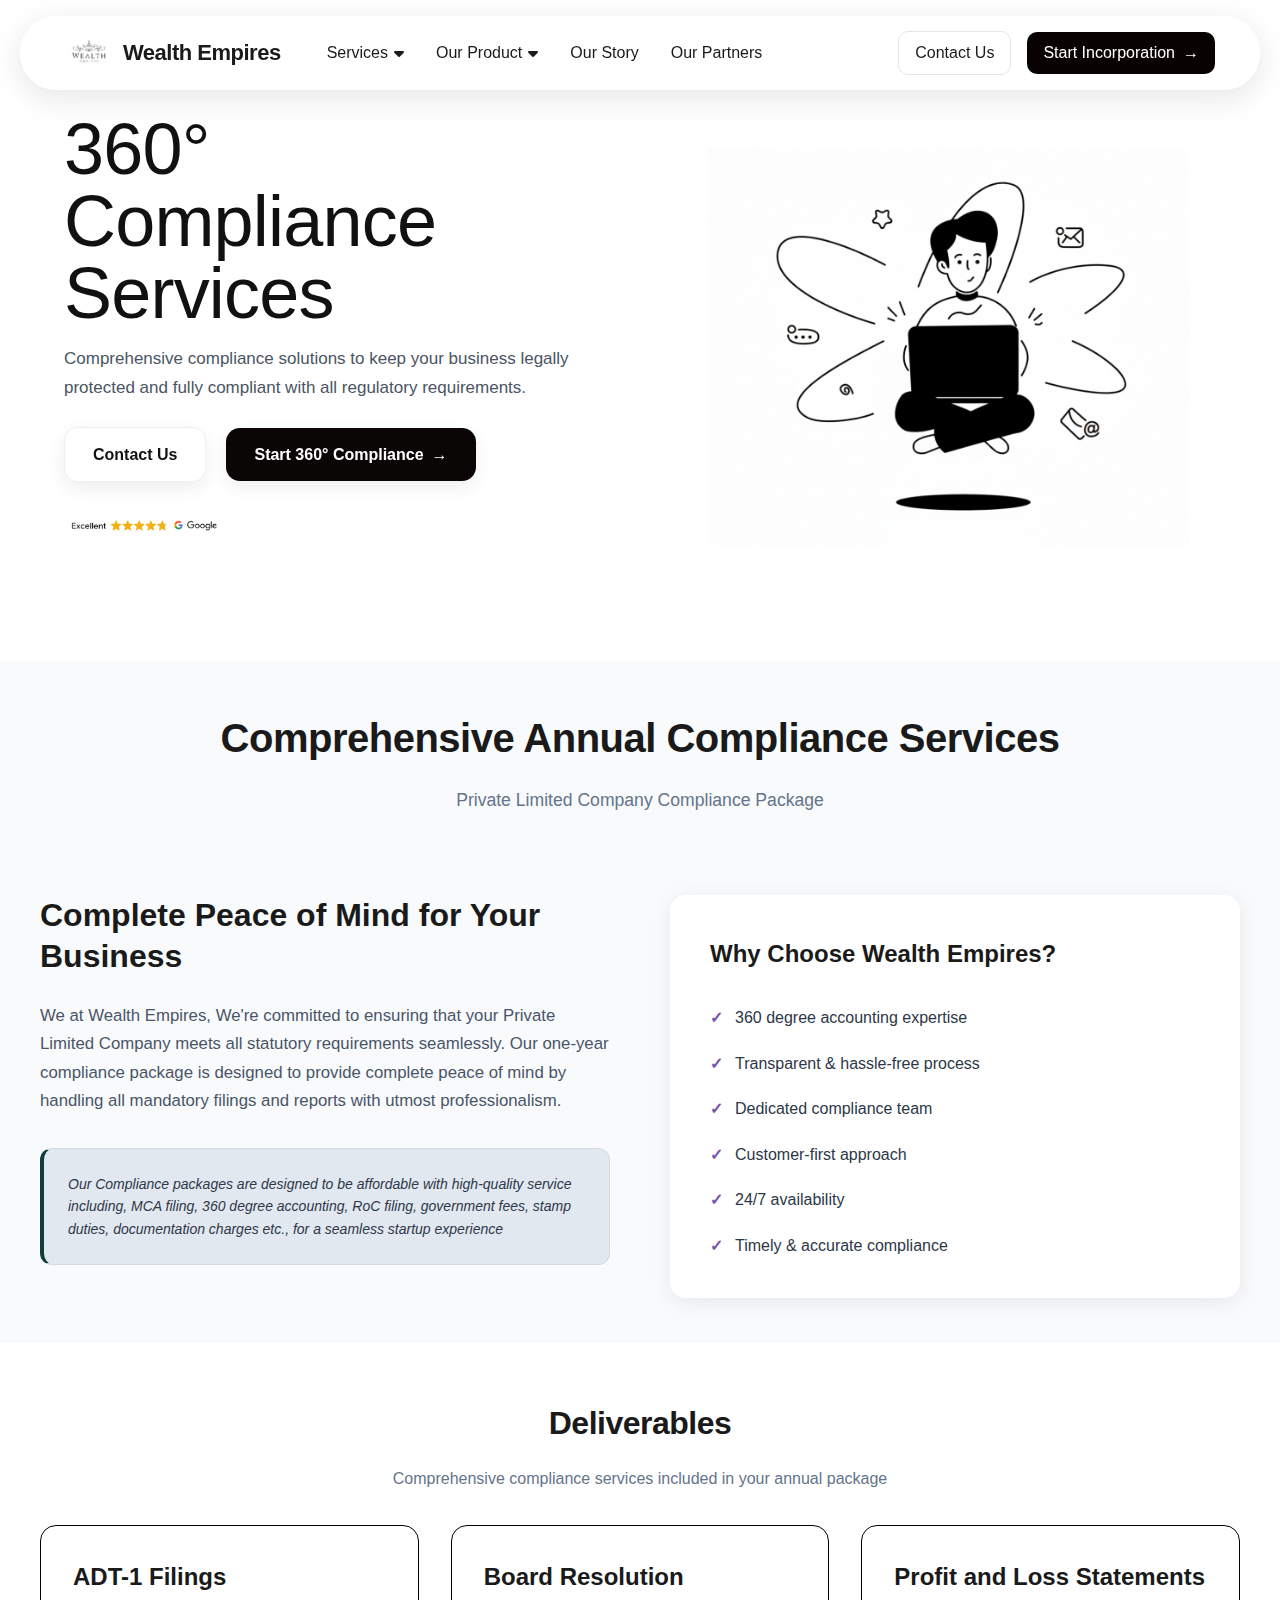
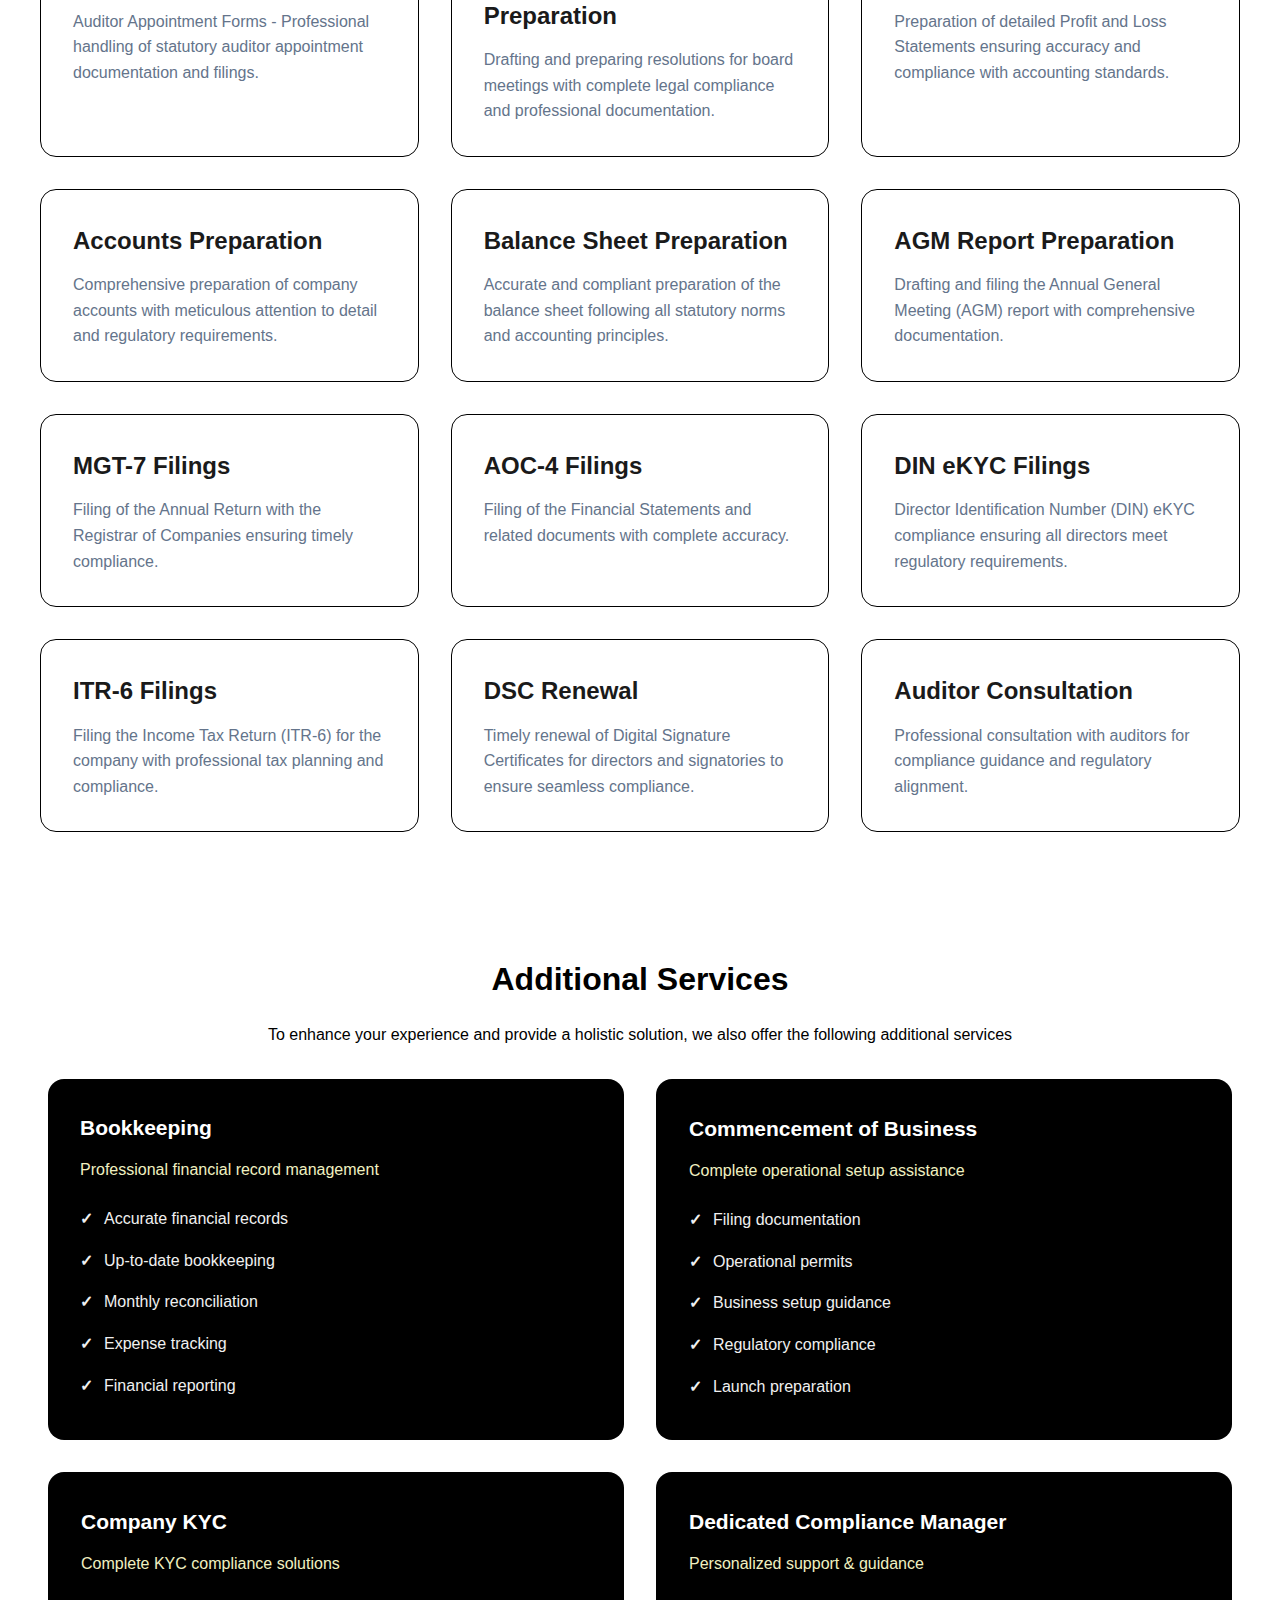
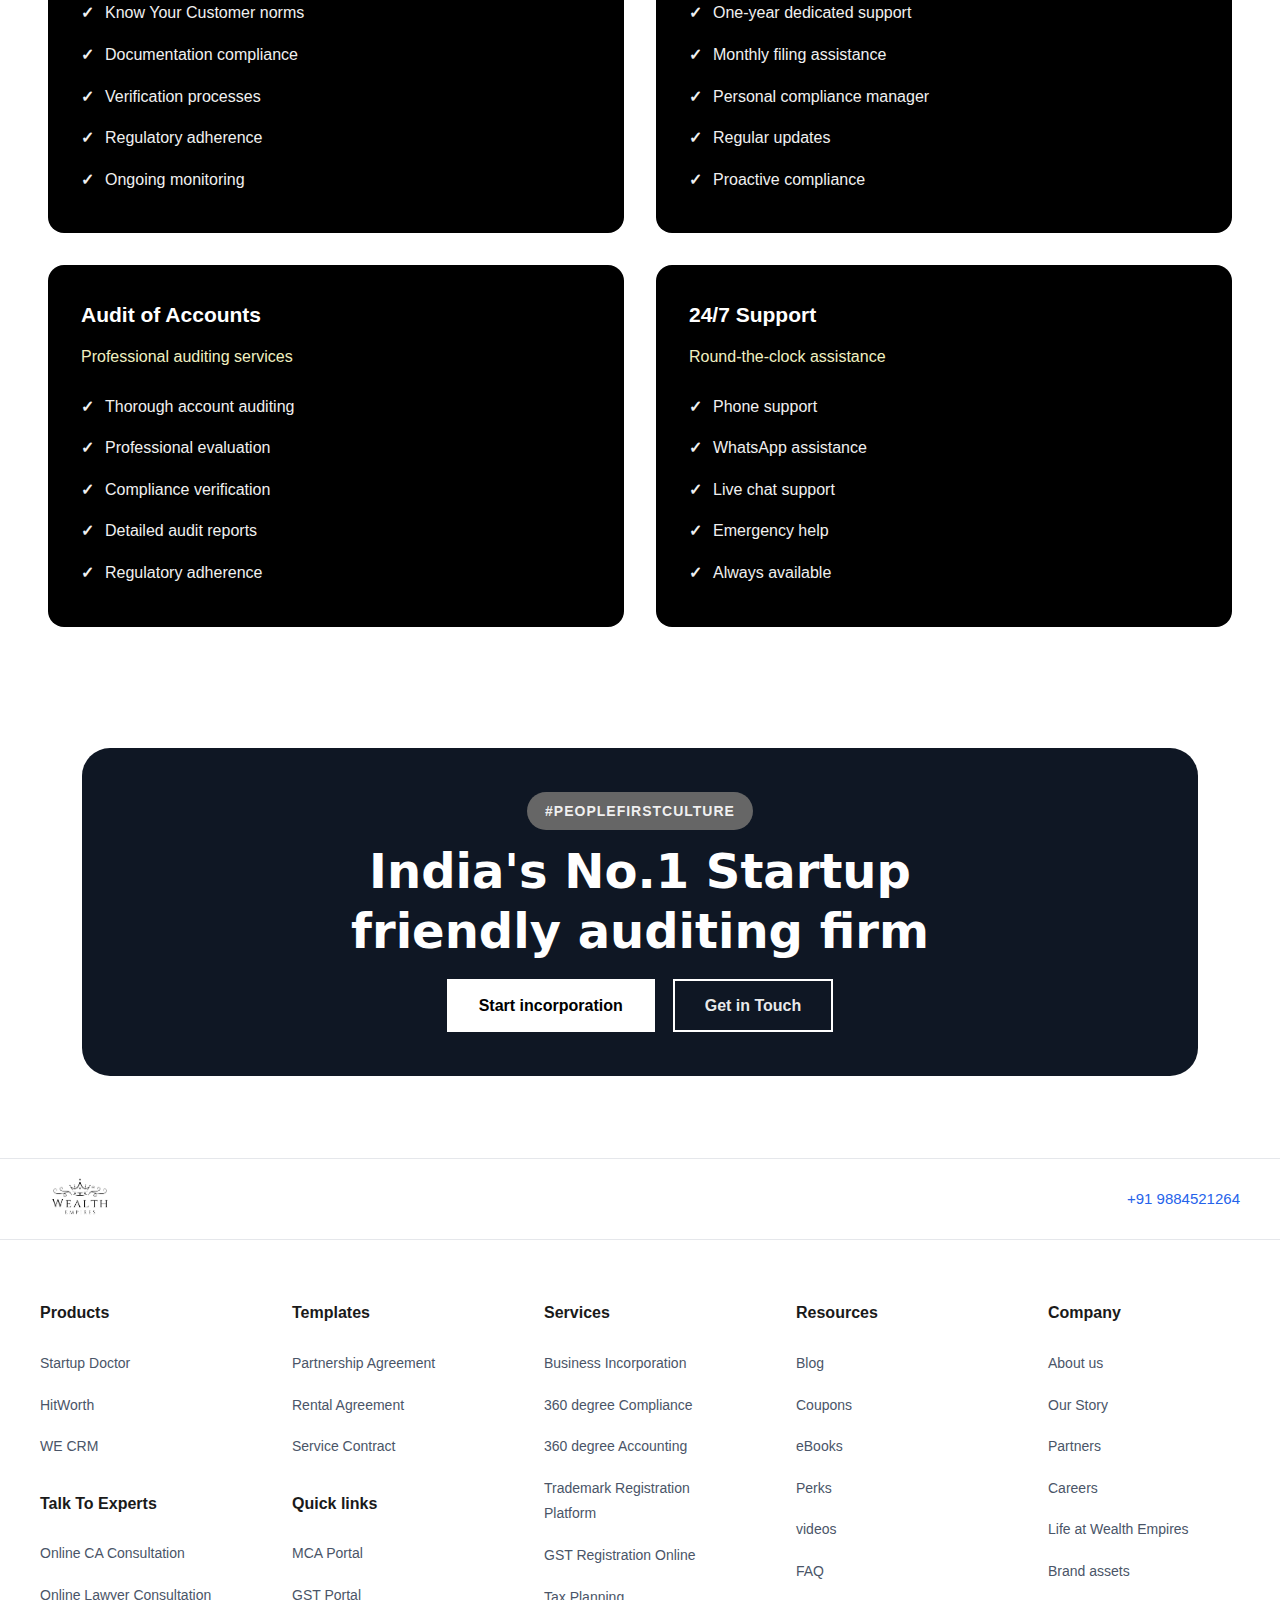
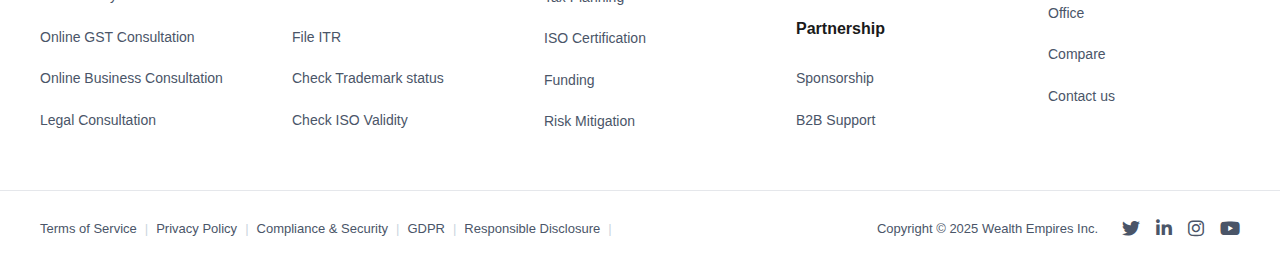
<file: 360-compliance.html>
<!DOCTYPE html>
<html lang="en">

<head>
    <meta charset="UTF-8">
    <meta name="viewport" content="width=device-width, initial-scale=1.0">
    <title>360° Business Compliance Services | Stay Legally Fit with Wealth Empires</title>
    <link rel="icon" type="image/jpeg" href="Wealth Empires.jpg">
    <link rel="shortcut icon" type="image/jpeg" href="Wealth Empires.jpg">
    <link rel="stylesheet" href="styles.css?v=3">
    <link rel="stylesheet" href="https://cdnjs.cloudflare.com/ajax/libs/font-awesome/6.5.2/css/all.min.css">
    <script type="application/ld+json">
{
  "@context": "https://schema.org",
  "@type": "Service",
  "serviceType": "Business Compliance Management",
  "provider": {
    "@type": "Organization",
    "name": "Wealth Empires",
    "url": "https://wealthempires.com"
  },
  "description": "Ensure full legal and financial compliance — GST, ROC, ITR, and audit services under one platform with Wealth Empires.",
  "areaServed": "India"
}
</script>

    <style>
        * {
            margin: 0;
            padding: 0;
            box-sizing: border-box;
        }

        body {
            font-family: -apple-system, BlinkMacSystemFont, 'Segoe UI', 'Roboto', 'Oxygen', 'Ubuntu', 'Cantarell', 'Fira Sans', 'Droid Sans', 'Helvetica Neue', sans-serif;
            -webkit-font-smoothing: antialiased;
            -moz-osx-font-smoothing: grayscale;
            background-color: #ffffff;
        }

        /* Add this to your <style> section or main CSS file */
        .header-buttons .btn-primary:hover {
            background: #000 !important;
            color: #fff !important;
            box-shadow: 0 4px 16px rgba(0, 0, 0, 0.15);
            transform: translateY(-2px);
        }

        .hero-section {
            min-height: 70vh;
            display: flex;
            align-items: center;
            padding: 48px 40px;
            background: linear-gradient(135deg, #ffffff 0%, #ffffff 100%);
        }

        .container {
            max-width: 1400px;
            margin: 0 auto;
            width: 100%;
        }

        .hero-content {
            display: grid;
            grid-template-columns: 1fr 1fr;
            gap: 80px;
            align-items: center;
            margin-top: 40px;
        }

        /* Page-specific hero tweaks to match provided design */
        .hero-left h1 {
            font-size: 72px; /* reduced slightly from 96px */
            line-height: 1.0;
            font-weight: 800;
            color: #111111;
            margin-bottom: 16px;
            letter-spacing: -0.8px;
            text-align: left;
        }

        .hero-left p {
            font-size: 18px; /* subtle reduction */
            color: #4b5563;
            max-width: 560px;
            line-height: 1.7;
            margin-bottom: 24px;
            text-align: left;
        }

        /* Hero buttons (left) */
        .hero-buttons {
            display: flex;
            gap: 20px;
            align-items: center;
        }

        .hero-buttons .btn-large {
            padding: 14px 28px; /* slightly smaller */
            border-radius: 14px;
            font-size: 15px;
            font-weight: 600;
            box-shadow: 0 6px 18px rgba(0,0,0,0.07);
        }

        .hero-buttons .btn-black {
            background: #ffffff;
            color: #111111;
            border: 1px solid rgba(0,0,0,0.06);
        }

        .hero-buttons .btn-primary {
            background: #0b0606;
            color: #fff !important;
            border: none;
        }

        /* Pagination dots styled like the reference */
        .pagination-dots { display: flex; gap: 12px; margin-top: 28px; }
        .dot { width: 12px; height: 12px; border-radius: 50%; background-color: #d9d9d9; }
        .dot.active { width: 44px; height: 12px; border-radius: 8px; background-color: #2383E2; }
        .dot:not(.active) { opacity: 0.7; }

        .dot {
            width: 10px;
            height: 10px;
            border-radius: 50%;
            background-color: #d1d1d1;
            cursor: pointer;
            transition: all 0.3s ease;
        }

        .dot.active {
            background-color: #2383E2;
            width: 32px;
            border-radius: 5px;
        }

        .dot:hover {
            background-color: #a0a0a0;
        }

        /* Tablet Styles */
        @media (max-width: 1024px) {
            .hero-content {
                gap: 50px;
            }

            .hero-left h1 {
                font-size: 52px;
            }

            .hero-left p {
                font-size: 18px;
            }

            .hero-image {
                max-width: 500px;
            }
        }

        /* Mobile Styles */
        @media (max-width: 768px) {
.hero-section {
                padding: 150px 20px 40px 20px;
                min-height: auto;
            }

            .hero-content {
                grid-template-columns: 1fr;
                gap: 40px;
            }

            .hero-left {
                padding-right: 0;
                text-align: center !important;
            }

            .hero-left h1 {
                font-size: 42px;
                text-align: center !important;
            }

            .hero-left p {
                font-size: 17px;
                margin-left: auto;
                margin-right: auto;
                text-align: center !important;
            }

            .hero-right {
                padding-left: 0;
                order: -1;
            }

            .hero-image {
                max-width: 100%;
            }

            .pagination-dots {
                justify-content: center;
            }

            .cta-button {
                width: 100%;
                max-width: 280px;
            }
        }

        @media (max-width: 480px) {
            .hero-section {
                padding: 120px 16px 0px 16px; 
            }

            .hero-left {
                text-align: center !important;
            }
            
            .hero-left h1 {
                font-size: 36px;
                text-align: center !important;
            }

            .hero-left p {
                font-size: 16px;
                margin-bottom: 28px;
                text-align: center !important;
            }

            .cta-button {
                padding: 12px 28px;
                font-size: 15px;
            }

            .pagination-dots {
                margin-top: 30px;
            }
        }
    </style>
    <!-- Mobile footer accordion styles (copied from index.html pattern) -->
    <style>
        @media (max-width: 768px) {
            .footer-content {
                flex-direction: column;
                padding: 0 20px;
                gap: 0;
            }

            .footer-column {
                margin-bottom: 0;
                border-bottom: 1px solid #f0f0f0;
            }

            .footer-column:last-child {
                border-bottom: none;
            }

            .footer-column h3 {
                margin: 0;
                padding: 14px 0;
                font-size: 16px;
                font-weight: 600;
                color: #222;
                cursor: pointer;
                position: relative;
                display: flex;
                justify-content: space-between;
                align-items: center;
                background: #fff;
                transition: background 0.18s ease;
                text-align: left;
                outline: none;
            }

            .footer-column h3:hover,
            .footer-column h3:focus {
                background: #f8f9fa;
            }

            /* Use a slightly nicer glyph and faster rotation for responsiveness */
            .footer-column h3::after {
                content: '▾';
                font-size: 12px;
                color: #888;
                transform: rotate(0deg);
                transition: transform 0.18s ease;
                margin-left: 8px;
            }

            .footer-column h3.active::after {
                transform: rotate(180deg);
            }

            .footer-column ul {
                max-height: 0;
                overflow: hidden;
                transition: max-height 0.3s ease;
                margin: 0;
                padding: 0;
                list-style: none;
                background: #fff;
            }

            .footer-column ul.active {
                max-height: 800px; /* allow taller content to expand smoothly */
                padding: 0 0 18px 0;
            }

            .footer-column ul li {
                margin: 0;
                padding: 8px 0;
            }

            .footer-column ul li a {
                color: #666;
                text-decoration: none;
                font-size: 14px;
                display: block;
                transition: color 0.2s ease;
                text-align: left;
            }

            .footer-column ul li a:hover {
                color: #2563eb;
            }

            .footer-column h3[style*="margin-top"] {
                display: none;
            }

            .footer-bottom-content {
                flex-direction: column-reverse;
                gap: 20px;
                text-align: center;
            }

            .footer-links {
                display: flex;
                flex-direction: column;
                gap: 10px;
            }

            .footer-links span { display: none; }

            .footer-right { flex-direction: column; gap: 15px; }
        }
    </style>
     <style>
        /* Keep content from horizontally overflowing on small screens */
        @media (max-width: 900px) {
            .container { padding: 0 18px; }
        }

        @media (max-width: 768px) {
            body { overflow-x: hidden; }
            .container { padding: 0 16px; max-width: 100%; }
            .hero-section { padding: 80px 16px 40px 16px; }
            .hero-content { grid-template-columns: 1fr; gap: 28px; }
            .hero-left h1 { font-size: 34px; text-align: center; }
            .hero-left p { font-size: 16px; text-align: center; max-width: 100%; }

            /* Make partners stack cleanly and reduce large paddings */
            .partners-grid { grid-template-columns: 1fr !important; gap: 18px; }
            .partner-card { padding: 18px; min-height: unset; display: flex; flex-direction: row; align-items: center; text-align: left; }
            .partner-logo { width: 80px; height: 80px; min-width: 80px; margin-right: 14px; }
            .partner-info { text-align: left; }

            /* Product cards and CTA spacing */
            .products-section { padding: 40px 16px; grid-template-columns: 1fr; }
            .cards-grid { grid-template-columns: 1fr; }
            .cta-hero-section { margin: 20px; border-radius: 14px; }
        }

        @media (max-width: 480px) {
            /* Stack partner card content and center text on very small screens */
            .partner-card { flex-direction: column; text-align: center; gap: 12px; padding: 16px; }
            .partner-logo { width: 72px; height: 72px; margin: 0 auto; min-width: 72px; }
            .partner-info { text-align: center; }

            /* Compact CTA styles without altering colors */
            /* override inline margin on the CTA element and tighten spacing */
            .cta-hero-section { margin: 12px !important; border-radius: 10px !important; }
            .cta-wrap { padding: 16px !important; gap:12px !important; }
            .cta-title { font-size: 22px !important; line-height: 1.05 !important; }
            .cta-badge { padding:6px 12px !important; font-size:12px !important; }
            .cta-actions { gap:12px !important; }
            .btn-pri, .btn-outline { width:100% !important; max-width:420px !important; padding:10px 18px !important; font-size:16px !important; }

            .hero-left h1 { font-size: 28px; }
            .hero-left p { font-size: 15px; }
        }
    </style>
</head>

<body>
    <!-- Header -->
    <div class="nav-overlay" id="navOverlay"></div>
    <header>
        <div class="nav-container">
            <nav>
                <div class="logo">
                    <a href="index.html"
                        style="text-decoration: none; color: inherit; display: flex; align-items: center; gap: 10px;">
                        <img src="Wealth Empires.jpg" alt="Wealth Empires Logo"
                            style="height: 48px; width: auto; border-radius: 8px;">
                        <div class="logo-text">Wealth Empires</div>
                    </a>
                </div>
                <div class="hamburger" id="hamburger">
                    <span></span>
                    <span></span>
                    <span></span>
                </div>
                <ul class="nav-links" id="navLinks">
                    <li class="dropdown">
                        <a href="#" class="dropdown-toggle">Services <i class="fa-solid fa-caret-down"></i></a>
                        <div class="dropdown-menu">
                            <a href="incorporation.html" class="dropdown-item">
                                <span>Incorporation</span>
                            </a>
                            <a href="360-compliance.html" class="dropdown-item">
                                <span>360° Compliance</span>
                            </a>
                            <a href="trademark.html" class="dropdown-item">
                                <span>Trademark</span>
                            </a>
                            <a href="taxes.html" class="dropdown-item">
                                <span>Taxes</span>
                            </a>

                        </div>
                    </li>
                    <li class="dropdown">
                        <a href="#" class="dropdown-toggle">Our Product <i class="fa-solid fa-caret-down"></i></a>
                        <div class="dropdown-menu">
                            <a href="https://aistartupdoctor.com/" class="dropdown-item">
                                <span>Startup Doctor</span>
                            </a>
                            <a href="https://hitworth.wealthempires.in/" class="dropdown-item">
                                <span>HitWorth</span>
                            </a>
                        </div>
                    </li>
                    <li><a href="our-story.html">Our Story</a></li>
                    <li><a href="our-partner.html">Our Partners</a></li>
                    <li class="header-buttons-li">
                        <div class="header-buttons">
                            <a href="contact.html" class="btn-demo">Contact Us</a>
                            <a href="https://crm.wealthempires.in/" class="btn-primary" style="color: white;">Start
                                Incorporation</a>
                        </div>
                    </li>
                </ul>

            </nav>
        </div>
    </header>

    <!-- Hero Section -->
    <section class="hero-section">
        <div class="container">
            <div class="hero-content">
                <div class="hero-left">
                    <h1>360° Compliance Services</h1>
                    <p>Comprehensive compliance solutions to keep your business legally protected and fully compliant
                        with all regulatory requirements.</p>
                    <div class="hero-buttons">
                        <a href="contact.html" class="btn-large btn-black">Contact Us</a>
                        <a href="https://crm.wealthempires.in/" class="btn-large btn-primary"
                            style="color: white;">Start 360° Compliance</a>
                    </div>
                    <div class="hero-buttons mt-2 flex justify-center lg:justify-start" style="gap:16px;margin-top: -19px;">
                        <img src="img/google review.png" alt="Google Reviews" style="height:45px; align-self:center;">
                    </div>
                </div>
                <div class="hero-right">
                    <div>
                        <img src="img/360 cooo.png" alt="heroimage" width="90%" height=auto>
                    </div>
                </div>
            </div>
        </div>
        </div>
    </section>

    <!-- Annual Compliance Package Section -->
    <section class="gst-section" style="background: #f8fafc; padding: 20px 0;">
        <div class="container">
            <div class="section-title" style="text-align: center; margin-bottom: 80px;">
                <h2 style="font-size: 2.5rem; margin-bottom: 16px; color: #1a1a1a; font-weight: 700;">Comprehensive
                    Annual Compliance Services</h2>
                <p style="font-size: 1.1rem; color: #64748b;">Private Limited Company Compliance Package</p>
            </div>

            <div class="compliance-content"
                style="display: grid; grid-template-columns: 1fr 1fr; gap: 60px; align-items: start; max-width: 1200px; margin: 0 auto;">
                <div class="compliance-left">
                    <h3
                        style="font-size: 2rem; margin-bottom: 24px; color: #1a1a1a; font-weight: 700; line-height: 1.3;">
                        Complete Peace of Mind for Your Business</h3>
                    <p style="font-size: 1.05rem; color: #4a5568; line-height: 1.7; margin-bottom: 32px;">
                        We at Wealth Empires, We're committed to ensuring that your Private Limited Company meets all
                        statutory requirements seamlessly. Our one-year compliance package is designed to provide
                        complete peace of mind by handling all mandatory filings and reports with utmost
                        professionalism.
                    </p>

                    <div class="note-box"
                        style="background: #e2e8f0; padding: 24px; border-radius: 12px; border-left: 4px solid #0d3d3d;">
                        <p style="font-style: italic; color: #2d3748; line-height: 1.6; margin: 0;">
                            <emp>Our Compliance packages are designed to be affordable with high-quality service
                                including, MCA filing, 360 degree accounting, RoC filing, government fees, stamp duties,
                                documentation charges etc., for a seamless startup experience</emp>
                        </>
                    </div>
                </div>

                <div class="compliance-right">
                    <div
                        style="background: white; padding: 40px; border-radius: 16px; box-shadow: 0 4px 20px rgba(0,0,0,0.08);">
                        <h4 style="font-size: 1.5rem; margin-bottom: 32px; color: #1a1a1a; font-weight: 600;">Why Choose
                            Wealth Empires?</h4>
                        <div class="benefits-list">
                            <div
                                style="display: flex; align-items: center; margin-bottom: 20px; font-size: 1rem; color: #2d3748;">
                                <span style="color: #7851a9; margin-right: 12px; font-weight: 600;">✓</span>
                                360 degree accounting expertise
                            </div>
                            <div
                                style="display: flex; align-items: center; margin-bottom: 20px; font-size: 1rem; color: #2d3748;">
                                <span style="color: #7851a9; margin-right: 12px; font-weight: 600;">✓</span>
                                Transparent & hassle-free process
                            </div>
                            <div
                                style="display: flex; align-items: center; margin-bottom: 20px; font-size: 1rem; color: #2d3748;">
                                <span style="color: #7851a9; margin-right: 12px; font-weight: 600;">✓</span>
                                Dedicated compliance team
                            </div>
                            <div
                                style="display: flex; align-items: center; margin-bottom: 20px; font-size: 1rem; color: #2d3748;">
                                <span style="color: #7851a9; margin-right: 12px; font-weight: 600;">✓</span>
                                Customer-first approach
                            </div>
                            <div
                                style="display: flex; align-items: center; margin-bottom: 20px; font-size: 1rem; color: #2d3748;">
                                <span style="color: #7851a9; margin-right: 12px; font-weight: 600;">✓</span>
                                24/7 availability
                            </div>
                            <div
                                style="display: flex; align-items: center; margin-bottom: 0; font-size: 1rem; color: #2d3748;">
                                <span style="color: #7851a9; margin-right: 12px; font-weight: 600;">✓</span>
                                Timely & accurate compliance
                            </div>
                        </div>
                    </div>
                </div>
            </div>
        </div>
    </section>

    <!-- Deliverables Section -->
    <section class="advantages">
        <div class="container">
            <div class="section-title">
                <h2>Deliverables</h2>
                <p>Comprehensive compliance services included in your annual package</p>
            </div>
            <div class="advantages-grid">
                <div class="advantage-card" style="background: #fff; border: 1px solid #000;">
                    <h3>ADT-1 Filings</h3>
                    <p>Auditor Appointment Forms - Professional handling of statutory auditor appointment documentation
                        and filings.</p>
                </div>
                <div class="advantage-card" style="background: #fff; border: 1px solid #000;">
                    <h3>Board Resolution Preparation</h3>
                    <p>Drafting and preparing resolutions for board meetings with complete legal compliance and
                        professional documentation.</p>
                </div>
                <div class="advantage-card" style="background: #fff; border: 1px solid #000;">
                    <h3>Profit and Loss Statements</h3>
                    <p>Preparation of detailed Profit and Loss Statements ensuring accuracy and compliance with
                        accounting standards.</p>
                </div>
                <div class="advantage-card" style="background: #fff; border: 1px solid #000;">
                    <h3>Accounts Preparation</h3>
                    <p>Comprehensive preparation of company accounts with meticulous attention to detail and regulatory
                        requirements.</p>
                </div>
                <div class="advantage-card" style="background: #fff; border: 1px solid #000;">
                    <h3>Balance Sheet Preparation</h3>
                    <p>Accurate and compliant preparation of the balance sheet following all statutory norms and
                        accounting principles.</p>
                </div>
                <div class="advantage-card" style="background: #fff; border: 1px solid #000;">
                    <h3>AGM Report Preparation</h3>
                    <p>Drafting and filing the Annual General Meeting (AGM) report with comprehensive documentation.</p>
                </div>
                <div class="advantage-card" style="background: #fff; border: 1px solid #000;">
                    <h3>MGT-7 Filings</h3>
                    <p>Filing of the Annual Return with the Registrar of Companies ensuring timely compliance.</p>
                </div>
                <div class="advantage-card" style="background: #fff; border: 1px solid #000;">
                    <h3>AOC-4 Filings</h3>
                    <p>Filing of the Financial Statements and related documents with complete accuracy.</p>
                </div>
                <div class="advantage-card" style="background: #fff; border: 1px solid #000;">
                    <h3>DIN eKYC Filings</h3>
                    <p>Director Identification Number (DIN) eKYC compliance ensuring all directors meet regulatory
                        requirements.</p>
                </div>
                <div class="advantage-card" style="background: #fff; border: 1px solid #000;">
                    <h3>ITR-6 Filings</h3>
                    <p>Filing the Income Tax Return (ITR-6) for the company with professional tax planning and
                        compliance.</p>
                </div>
                <div class="advantage-card" style="background: #fff; border: 1px solid #000;">
                    <h3>DSC Renewal</h3>
                    <p>Timely renewal of Digital Signature Certificates for directors and signatories to ensure seamless
                        compliance.</p>
                </div>
                <div class="advantage-card" style="background: #fff; border: 1px solid #000;">
                    <h3>Auditor Consultation</h3>
                    <p>Professional consultation with auditors for compliance guidance and regulatory alignment.</p>
                </div>
            </div>
        </div>
    </section>

    <!-- Additional Services Section -->
    <style>
    /* Page-local overrides for Additional Services: lavender background and padding */
    .documents-section { background: #fff !important; padding: 24px; border-radius: 12px; }
    .documents-section h3, .documents-section p { color: #000!important; }
    .documents-grid .document-item { background: #000 !important; color: #fff !important; border: 1px solid rgba(0,0,0,0.06) !important; box-shadow: none !important; }
    .documents-grid .document-item h4 { color: #fff !important; font-size: 21px;}
    .documents-grid .document-item .doc-description { color: rgb(240, 240, 192) !important; }
    .documents-grid .document-item ul li { color: #f0f0f0 !important; }
    .documents-grid .document-item ul li::before { color: #f0f0f0 !important; }
    /* Make the first document-item use the requested lavender background (blend with section) */
    .documents-grid .document-item:first-child { background: #000 !important; border: none !important; box-shadow: none !important; }
    </style>

    <section class="gst-section" style="background: transparent;">

    <style>
    /* Mobile adjustments: make the lavender panel fill the screen edges and stack cards */
    @media (max-width: 768px) {
        /* counter the .container horizontal padding so the colored panel reaches the edges */
        .documents-section {
            margin-left: -24px !important;
            margin-right: -24px !important;
            padding-left: 20px !important;
            padding-right: 20px !important;
            border-radius: 8px !important;
        }

        .documents-grid {
            grid-template-columns: 1fr !important;
            gap: 16px !important;
        }

        .documents-grid .document-item {
            border-radius: 8px !important;
        }
    }
    </style>
        <div class="container" style="margin-top: -70px;margin-bottom: -50px;">
            <div class="documents-section">
                <h3>Additional Services</h3>
                
                <p style="color: #7851a9;">To enhance your experience and provide a holistic solution, we also offer the following additional
                    services</p>

                <div class="documents-grid">
                    <div class="document-item">
                        <h4>Bookkeeping</h4>
                        <p class="doc-description">Professional financial record management</p>
                        <ul>
                            <li>Accurate financial records</li>
                            <li>Up-to-date bookkeeping</li>
                            <li>Monthly reconciliation</li>
                            <li>Expense tracking</li>
                            <li>Financial reporting</li>
                        </ul>
                    </div>

                    <div class="document-item">
                        <h4>Commencement of Business</h4>
                        <p class="doc-description">Complete operational setup assistance</p>
                        <ul>
                            <li>Filing documentation</li>
                            <li>Operational permits</li>
                            <li>Business setup guidance</li>
                            <li>Regulatory compliance</li>
                            <li>Launch preparation</li>
                        </ul>
                    </div>

                    <div class="document-item">
                        <h4>Company KYC</h4>
                        <p class="doc-description">Complete KYC compliance solutions</p>
                        <ul>
                            <li>Know Your Customer norms</li>
                            <li>Documentation compliance</li>
                            <li>Verification processes</li>
                            <li>Regulatory adherence</li>
                            <li>Ongoing monitoring</li>
                        </ul>
                    </div>

                    <div class="document-item">
                        <h4>Dedicated Compliance Manager</h4>
                        <p class="doc-description">Personalized support & guidance</p>
                        <ul>
                            <li>One-year dedicated support</li>
                            <li>Monthly filing assistance</li>
                            <li>Personal compliance manager</li>
                            <li>Regular updates</li>
                            <li>Proactive compliance</li>
                        </ul>
                    </div>

                    <div class="document-item">
                        <h4>Audit of Accounts</h4>
                        <p class="doc-description">Professional auditing services</p>
                        <ul>
                            <li>Thorough account auditing</li>
                            <li>Professional evaluation</li>
                            <li>Compliance verification</li>
                            <li>Detailed audit reports</li>
                            <li>Regulatory adherence</li>
                        </ul>
                    </div>

                    <div class="document-item">
                        <h4>24/7 Support</h4>
                        <p class="doc-description">Round-the-clock assistance</p>
                        <ul>
                            <li>Phone support</li>
                            <li>WhatsApp assistance</li>
                            <li>Live chat support</li>
                            <li>Emergency help</li>
                            <li>Always available</li>
                        </ul>
                    </div>
                </div>
            </div>
        </div>
    </section>
     <script>
        // Mobile navigation toggle: hamburger, nav links and overlay
        document.addEventListener('DOMContentLoaded', function () {
            const hamburger = document.getElementById('hamburger');
            const navLinks = document.getElementById('navLinks');
            const navOverlay = document.getElementById('navOverlay');

            function closeMenu() {
                if (hamburger) hamburger.classList.remove('active');
                if (navLinks) navLinks.classList.remove('active');
                if (navOverlay) navOverlay.classList.remove('active');
                document.body.style.overflow = '';
            }

            if (hamburger && navLinks) {
                hamburger.addEventListener('click', function (e) {
                    e.stopPropagation();
                    hamburger.classList.toggle('active');
                    navLinks.classList.toggle('active');
                    if (navOverlay) navOverlay.classList.toggle('active');

                    // Prevent body scrolling while menu is open
                    if (navLinks.classList.contains('active')) {
                        document.body.style.overflow = 'hidden';
                    } else {
                        document.body.style.overflow = '';
                    }
                });
            }

            if (navOverlay) {
                navOverlay.addEventListener('click', function () {
                    closeMenu();
                });
            }

            // Close menu when resizing to desktop
            window.addEventListener('resize', function () {
                if (window.innerWidth > 768) {
                    closeMenu();
                }
            });

            // Allow mobile dropdowns in the nav to expand/collapse when tapped
            document.querySelectorAll('.dropdown-toggle').forEach(function (toggle) {
                toggle.setAttribute('role', 'button');
                toggle.setAttribute('aria-expanded', 'false');
                toggle.addEventListener('click', function (e) {
                    if (window.innerWidth <= 1024) {
                        e.preventDefault();
                        e.stopPropagation();
                        const parent = toggle.closest('.dropdown');
                        if (!parent) return;

                        const isActive = parent.classList.contains('active');

                        // Close other dropdowns
                        document.querySelectorAll('.dropdown').forEach(function (d) {
                            if (d !== parent) d.classList.remove('active');
                        });

                        if (!isActive) {
                            parent.classList.add('active');
                            toggle.setAttribute('aria-expanded', 'true');
                        } else {
                            parent.classList.remove('active');
                            toggle.setAttribute('aria-expanded', 'false');
                        }
                    }
                });
            });

            // Close any open dropdowns if clicking outside the nav on mobile
            document.addEventListener('click', function (e) {
                if (window.innerWidth <= 1024) {
                    const insideNav = e.target.closest && e.target.closest('#navLinks');
                    if (!insideNav) {
                        document.querySelectorAll('.dropdown').forEach(function (d) { d.classList.remove('active'); });
                        document.querySelectorAll('.dropdown-toggle').forEach(function (t) { t.setAttribute('aria-expanded', 'false'); });
                    }
                }
            });
        });
    </script>
     <!-- CTA Section (centered dark hero) -->
    <section class="cta-hero-section" style="margin: 82px; border-radius: 28px; position: relative; overflow: hidden; background: #0f1724; color: #fff;">
        <style>
            .cta-wrap { max-width:1200px; margin:0 auto; padding:44px 36px; display:flex; flex-direction:column; align-items:center; text-align:center; gap:22px; }
            .cta-badge { background: #666; color: rgba(255,255,255,0.92); padding:8px 18px; border-radius:999px; font-weight:700; letter-spacing:1px; font-size:14px; }
            .cta-title { font-size:48px; line-height:0.80; margin:0; font-weight:700; font-family: Questrial, system-ui, -apple-system, 'Segoe UI', Roboto, Arial; }
            .cta-sub { max-width:920px; color: rgba(255,255,255,0.78); font-size:18px; margin:0; }
            .cta-actions { display:flex; gap:18px; margin-top:6px; }
           
            .btn-outline { background:transparent; color: rgba(255,255,255,0.92); padding:12px 30px;border:2px solid #fff; text-decoration:none; font-weight:700; }
            .btn-outline:hover{ transform: translateY(-2px); border-color:#fff; }
            .btn-pri { background:#fff; color: #000; padding:12px 30px;border:2px solid #fff; text-decoration:none; font-weight:700; }
            .btn-pri:hover{ transform: translateY(-2px); border-color:#fff; }

            @media (max-width: 900px) {
                .cta-wrap { padding:44px 28px; }
                .cta-title { font-size:40px; }
                .cta-sub { font-size:16px; }
            }
            @media (max-width: 480px) {
                .cta-wrap { padding:28px 18px; }
                .cta-title { font-size:26px; }
                .cta-actions { flex-direction:column; width:100%; }
                .btn-pri, .btn-outline { width:100%; max-width:420px; }
            }
        </style>

        <div class="cta-wrap">
            <div class="cta-badge">#PEOPLEFIRSTCULTURE</div>
            <h2 class="cta-title">India's No.1 Startup </h2>
            <h2 class="cta-title">friendly auditing firm</h2>
            <div class="cta-actions" role="group" aria-label="Call to actions">
                <a class="btn-pri" href="contact.html">Start incorporation</a>
                <a class="btn-outline" href="contact.html">Get in Touch</a>
            </div>
        </div>
    </section>

    <!-- Footer -->
    <style>
        @media (max-width: 768px) {
            /* Stack header items vertically */
            .footer-header-content {
                flex-direction: column;
                gap: 20px;
            }

            .header-divider {
                display: none;
            }

            /* Perfect accordion-style footer content */
            .footer-content {
                flex-direction: column;
                padding: 0 20px;
                gap: 0;
            }

            .footer-column {
                margin-bottom: 0;
                border-bottom: 1px solid #f0f0f0;
            }

            .footer-column:last-child {
                border-bottom: none;
            }

            /* Dropdown header styling - matches reference */
            .footer-column h3 {
                margin: 0;
                padding: 18px 0;
                font-size: 16px;
                font-weight: 500;
                color: #333;
                cursor: pointer;
                position: relative;
                display: flex;
                justify-content: space-between;
                align-items: center;
                background: #fff;
                transition: all 0.3s ease;
                text-align: left;
            }

            .footer-column h3:hover {
                background: #f8f9fa;
            }

            /* Dropdown arrow */
            .footer-column h3::after {
                content: '▼';
                font-size: 12px;
                color: #999;
                transform: rotate(0deg);
                transition: transform 0.3s ease;
            }

            .footer-column h3.active::after {
                transform: rotate(180deg);
            }

            /* Dropdown content */
            .footer-column ul {
                max-height: 0;
                overflow: hidden;
                transition: max-height 0.3s ease;
                margin: 0;
                padding: 0;
                list-style: none;
                background: #fff;
            }

            .footer-column ul.active {
                max-height: 500px;
                padding: 0 0 20px 0;
            }

            .footer-column ul li {
                margin: 0;
                padding: 8px 0;
            }

            .footer-column ul li a {
                color: #666;
                text-decoration: none;
                font-size: 14px;
                display: block;
                transition: color 0.2s ease;
                text-align: left;
            }

            .footer-column ul li a:hover {
                color: #2563eb;
            }

            /* Hide secondary headings (Templates, Partnership, Quick links) on mobile */
            .footer-column h3[style*="margin-top"] {
                display: none;
            }

            /* Stack bottom links and social media vertically */
            .footer-bottom-content {
                flex-direction: column-reverse;
                gap: 20px;
                text-align: center;
            }

            .footer-links {
                display: flex;
                flex-direction: column;
                gap: 10px;
            }

            .footer-links span {
                display: none;
            }

            .footer-right {
                flex-direction: column;
                gap: 15px;
            }
        }
    </style>
    <footer class="footer-container">
        <!-- Top Header Section -->
        <div class="footer-header">
            <div class="footer-header-content">
                <div class="logo-section">
                    <img src="Wealth Empires.jpg" alt="Wealth Empires" class="footer-logo">
                </div>
                <div class="header-divider"></div>
                <div class="contact-section">
                    <a href="tel:+919884521264" class="support-email">+91 9884521264</a>
                </div>
            </div>
        </div>

        <div class="footer-content">
            <div class="footer-column">
                <h3>Products</h3>
                <ul>
                    <li><a href="https://aistartupdoctor.com/">Startup Doctor</a></li>
                    <li><a href="https://hitworth.wealthempires.in">HitWorth</a></li>
                    <li><a href="https://crm.wealthempires.in">WE CRM</a></li>
                </ul>
                <h3 style="margin-top: 32px;">Talk To Experts</h3>
                <ul>
                    <li><a href="https://wealthempires.in/contact.html">Online CA Consultation</a></li>
                    <li><a href="https://wealthempires.in/contact.html">Online Lawyer Consultation</a></li>
                    <li><a href="https://wealthempires.in/contact.html">Online GST Consultation</a></li>
                    <li><a href="https://wealthempires.in/contact.html">Online Business Consultation</a></li>
                    <li><a href="https://wealthempires.in/contact.html">Legal Consultation</a></li>
                </ul>
            </div>

            <div class="footer-column">
                <h3>Templates</h3>
                <ul>
                    <li><a href="#">Partnership Agreement</a></li>
                    <li><a href="#">Rental Agreement</a></li>
                    <li><a href="#">Service Contract</a></li>
                </ul>
                <h3 style="margin-top: 32px;">Quick links</h3>
                <ul>
                    <li><a href="https://www.mca.gov.in/content/mca/global/en/home.html">MCA Portal</a></li>
                    <li><a href="https://www.gst.gov.in/">GST Portal</a></li>
                    <li><a href="https://wealthempires.in/contact.html">File ITR</a></li>
                    <li><a href="https://tmrsearch.ipindia.gov.in/estatus">Check Trademark status</a></li>
                    <li><a href="https://uasl.uk.com/certifiedorganization/">Check ISO Validity</a></li>
                </ul>
            </div>

            <div class="footer-column">
                <h3>Services</h3>
                <ul>
                    <li><a href="https://wealthempires.in/incorporation.html">Business Incorporation </a></li>
                    <li><a href="https://wealthempires.in/360-compliance.html">360 degree Compliance</a></li>
                    <li><a href="https://wealthempires.in/360-compliance.html">360 degree Accounting </a></li>
                    <li><a href="https://wealthempires.in/trademark.html">Trademark Registration Platform </a></li>
                    <li><a href="https://wealthempires.in/taxes.html">GST Registration Online</a></li>
                    <li><a href="https://wealthempires.in/taxes.html">Tax Planning</a></li>
                    <li><a href="https://wealthempires.in/contact.html">ISO Certification</a></li>
                    <li><a href="https://wealthempires.in/contact.html">Funding</a></li>
                    <li><a href="https://wealthempires.in/contact.html">Risk Mitigation</a></li>

                </ul>
            </div>

            <div class="footer-column">
                <h3>Resources</h3>
                <ul>
                    <li><a href="https://wealthempires.medium.com/">Blog</a></li>
                    <li><a href="https://freshbooks.in">Coupons</a></li>
                    <li><a href="https://wealthempires.medium.com/">eBooks</a></li>
                    <li><a href="#perks">Perks</a></li>
                    <li><a href="https://www.youtube.com/@thewealthempires">videos</a></li>
                    <li><a href="https://wealthempires.in/contact.html">FAQ</a></li>
                </ul>
                <h3 style="margin-top: 32px;">Partnership</h3>
                <ul>
                    <li><a href="https://wealthempires.in/contact.html">Sponsorship</a></li>
                    <li><a href="https://wealthempires.in/contact.html">B2B Support</a></li>
                </ul>
            </div>

            <div class="footer-column">
                <h3>Company</h3>
                <ul>
                    <li><a href="https://wealthempires.in/our-story.html">About us</a></li>
                    <li><a href="https://wealthempires.in/our-story.html">Our Story</a></li>
                    <li><a href="https://wealthempires.in/our-partner.html">Partners</a></li>
                    <li><a href="https://www.linkedin.com/company/wealthempires">Careers</a></li>
                    <li><a href="https://wealthempires.in/our-story.html">Life at Wealth Empires</a></li>
                    <li><a href="https://wealthempires.in/our-story.html">Brand assets</a></li>
                    <li><a href="https://wealthempires.in/our-story.html">Office</a></li>
                    <li><a href="https://wealthempires.in/compare.html">Compare</a></li>
                    <li><a href="https://wealthempires.in/contact.html">Contact us</a></li>
                </ul>
            </div>
        </div>

        <div class="footer-bottom">
            <div class="footer-bottom-content">
                <div class="footer-links">
                    <a href="Terms of Service.html">Terms of Service</a>
                    <span>|</span>
                    <a href="Privacy Policy.html">Privacy Policy</a>
                    <span>|</span>
                    <a href="gdpr.html">Compliance & Security</a>
                    <span>|</span>
                    <a href="gdpr.html">GDPR</a>
                    <span>|</span>
                    <a href="Responsible Disclosure Policy.html">Responsible Disclosure</a>
                    <span>|</span>
                </div>

                <div class="footer-right">
                    <div class="copyright">
                        Copyright © 2025 Wealth Empires Inc.
                    </div>
                    <div class="social-links">
                        <a href="https://x.com/wewealthempires" aria-label="Twitter"><i class="fab fa-twitter"></i></a>
                        <a href="https://www.linkedin.com/company/wealthempires" aria-label="LinkedIn"><i
                                class="fab fa-linkedin-in"></i></a>
                        <a href="https://instagram.com/thewealthempires" aria-label="Instagram"><i
                                class="fab fa-instagram"></i></a>
                        <a href="https://youtube.com/@thewealthempires" aria-label="YouTube"><i
                                class="fab fa-youtube"></i></a>
                    </div>
                </div>
            </div>
        </div>
    </footer>

    <script>
        // Mobile footer accordion functionality
        document.addEventListener('DOMContentLoaded', function() {
            // Only activate on mobile devices
            if (window.innerWidth <= 768) {
                initFooterAccordion();
            }
            
            // Reinitialize on window resize
            window.addEventListener('resize', function() {
                if (window.innerWidth <= 768) {
                    initFooterAccordion();
                } else {
                    resetFooterAccordion();
                }
            });
        });

        function initFooterAccordion() {
            const footerColumns = document.querySelectorAll('.footer-column');
            
            footerColumns.forEach(column => {
                const heading = column.querySelector('h3');
                const list = column.querySelector('ul');
                
                if (heading && list && !heading.hasAttribute('style')) {
                    // Initially collapse all sections
                    list.classList.remove('active');
                    heading.classList.remove('active');
                    
                    // Remove any existing click listeners
                    const newHeading = heading.cloneNode(true);
                    heading.parentNode.replaceChild(newHeading, heading);
                    
                    // Add click listener
                    newHeading.addEventListener('click', function() {
                        const newList = column.querySelector('ul');
                        const isActive = newList.classList.contains('active');
                        
                        // Close all other sections
                        footerColumns.forEach(otherColumn => {
                            const otherList = otherColumn.querySelector('ul');
                            const otherHeading = otherColumn.querySelector('h3');
                            if (otherList && otherHeading && !otherHeading.hasAttribute('style')) {
                                otherList.classList.remove('active');
                                otherHeading.classList.remove('active');
                            }
                        });
                        
                        // Toggle current section
                        if (!isActive) {
                            newList.classList.add('active');
                            newHeading.classList.add('active');
                        }
                    });
                }
            });
        }

        function resetFooterAccordion() {
            const footerColumns = document.querySelectorAll('.footer-column');
            
            footerColumns.forEach(column => {
                const heading = column.querySelector('h3');
                const list = column.querySelector('ul');
                
                if (heading && list) {
                    list.classList.remove('active');
                    heading.classList.remove('active');
                    
                    // Remove click listeners
                    const newHeading = heading.cloneNode(true);
                    heading.parentNode.replaceChild(newHeading, heading);
                }
            });
        }
    </script>
</body>

</html>
</file>
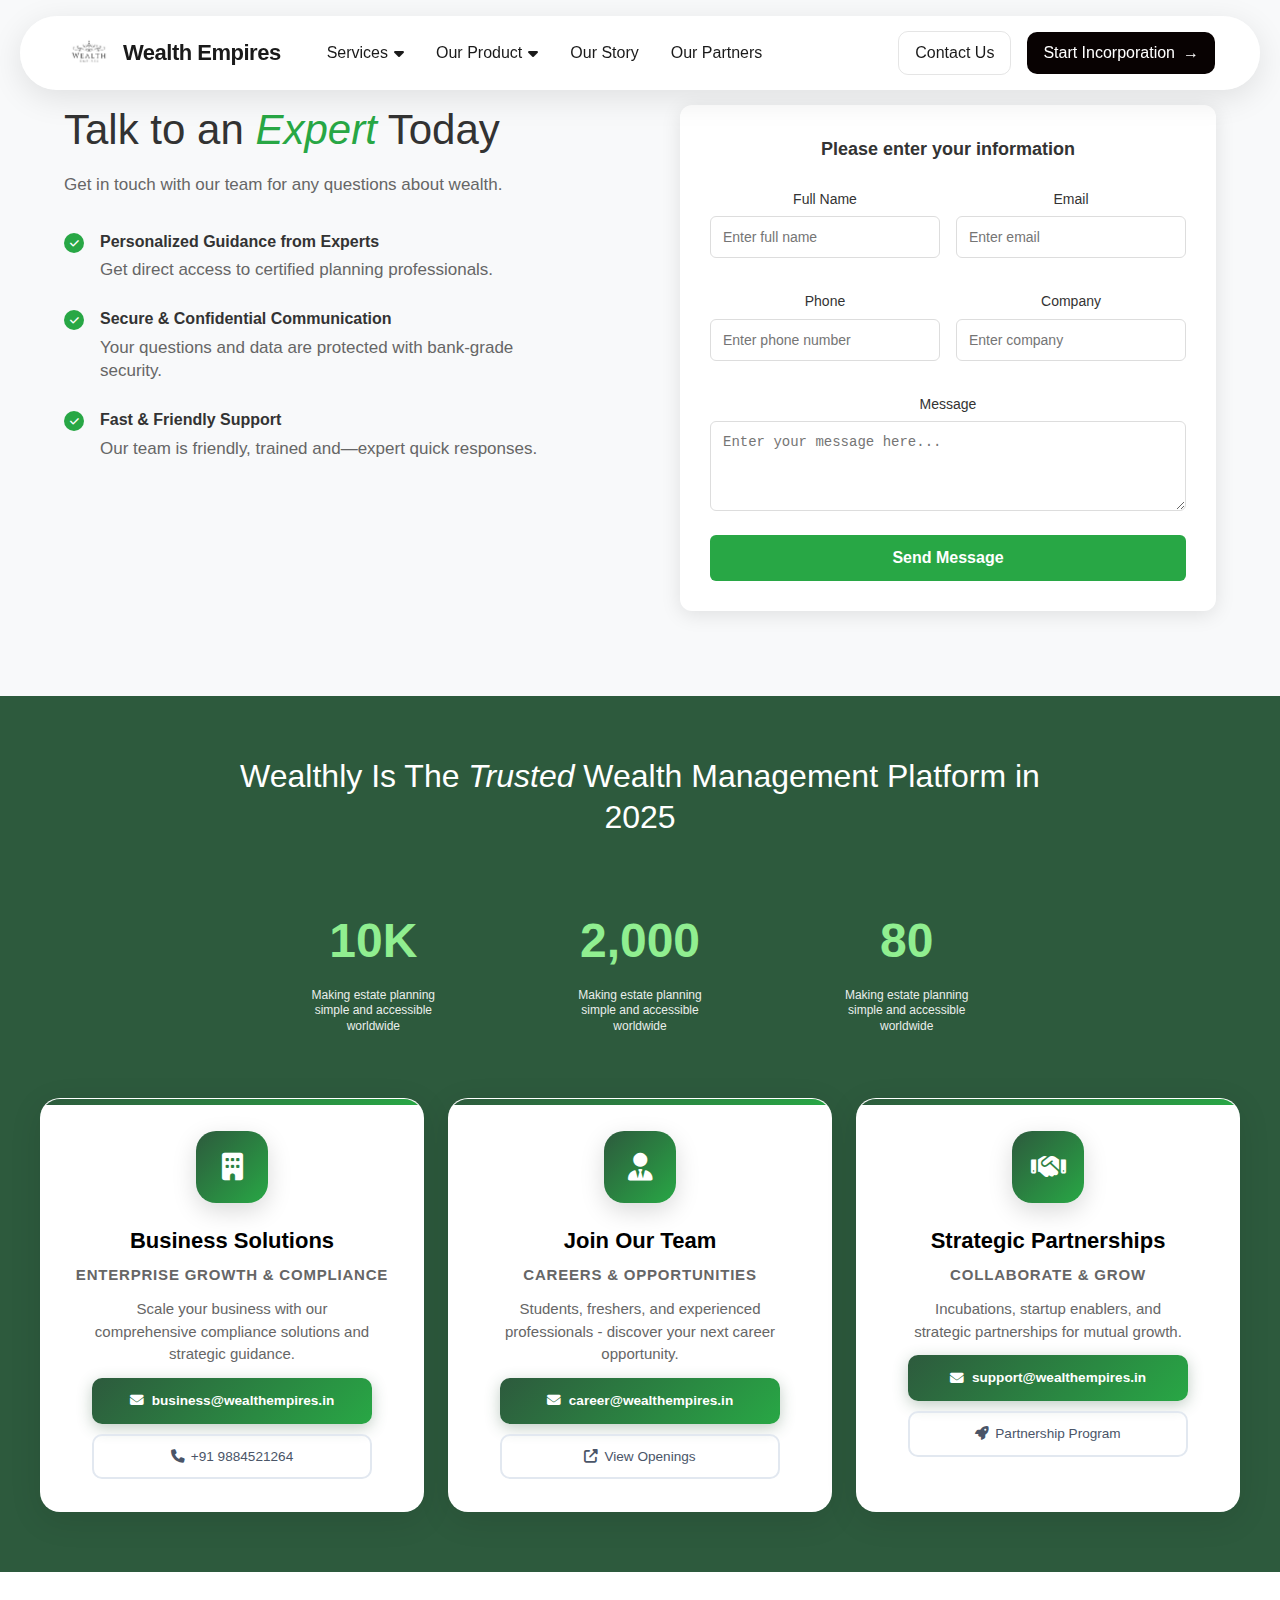
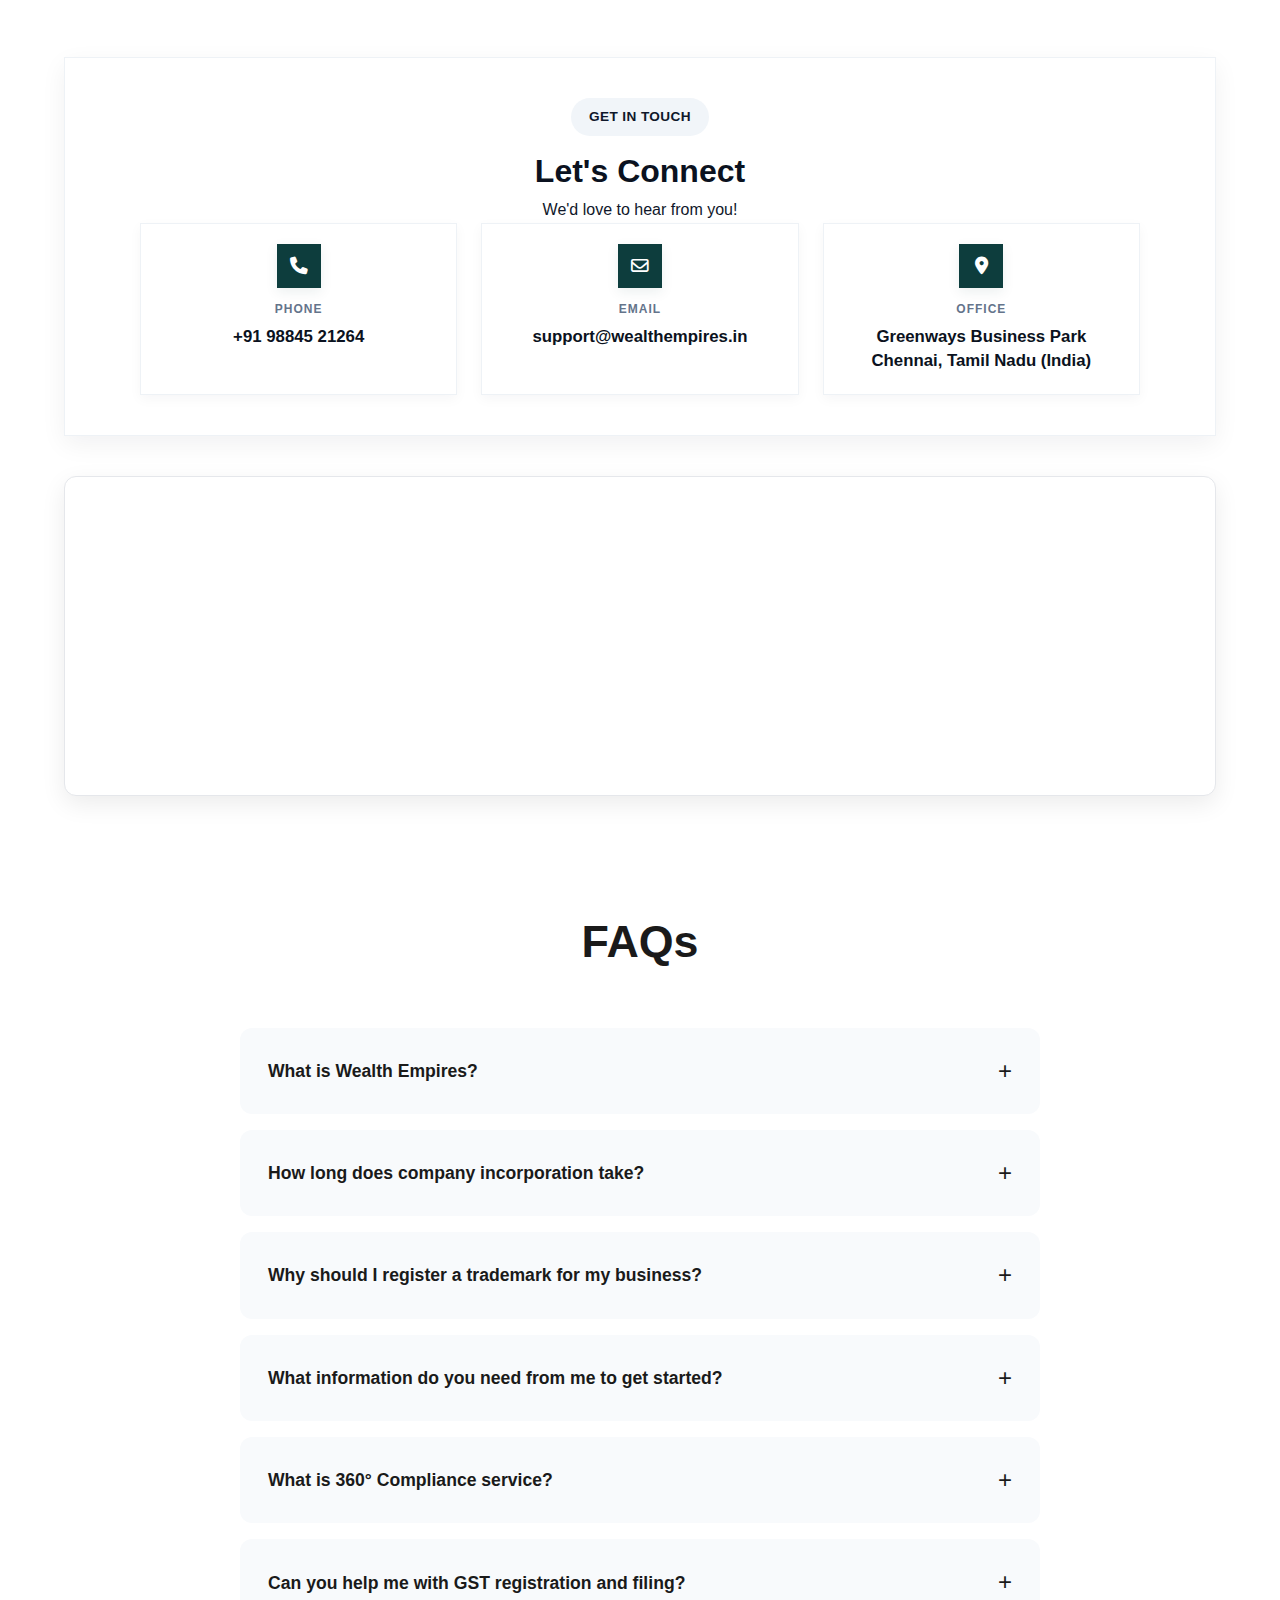
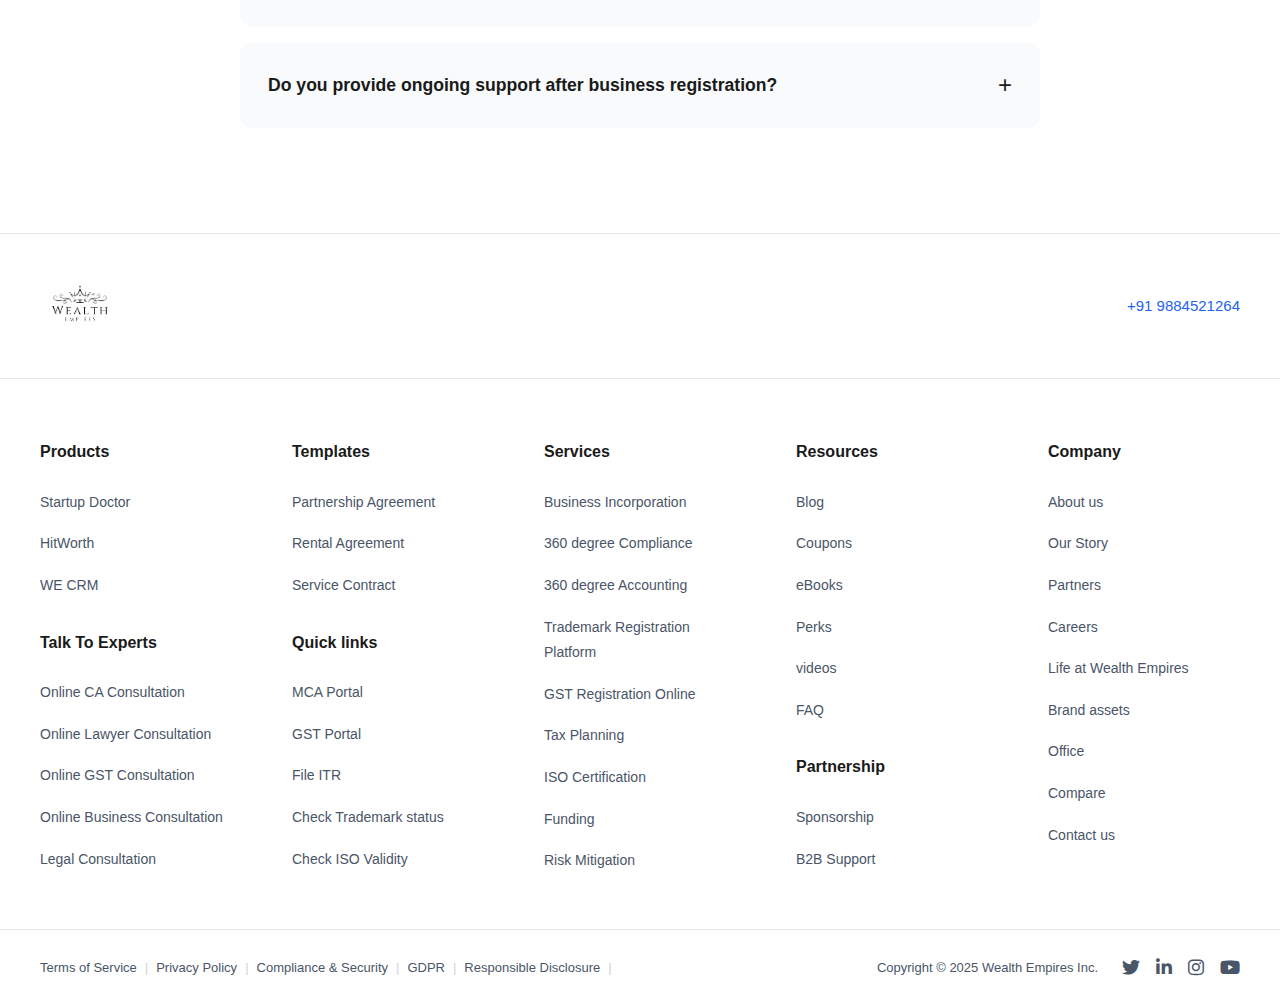
<file: contact.html>
<!DOCTYPE html>
<html lang="en">

<head>
    <meta charset="UTF-8">
    <meta name="viewport" content="width=device-width, initial-scale=1.0">
    <title>Contact Wealth Empires | Talk to Our Business Experts Today</title>
    <link rel="icon" type="image/jpeg" href="Wealth Empires.jpg">
    <link rel="shortcut icon" type="image/jpeg" href="Wealth Empires.jpg">
    <link rel="stylesheet" href="styles.css?v=3">
    <link rel="stylesheet" href="https://cdnjs.cloudflare.com/ajax/libs/font-awesome/6.5.2/css/all.min.css">
    <script type="application/ld+json">
{
  "@context": "https://schema.org",
  "@type": "ContactPage",
  "name": "Contact Wealth Empires",
  "url": "https://wealthempires.com/contact-us",
  "description": "Get in touch with Wealth Empires for company registration, compliance, or tax consultation.",
  "contactPoint": {
    "@type": "ContactPoint",
    "telephone": "+91-9884821264",
    "contactType": "customer service",
    "areaServed": "IN",
    "availableLanguage": ["English", "Tamil", “Hindi”, “Telugu”, “Kanada”, “Malayalam”, “Odia”]
  }
}
</script>

    <style>
        * {
            margin: 0;
            padding: 0;
            box-sizing: border-box;
        }

        body {
            font-family: -apple-system, BlinkMacSystemFont, 'Segoe UI', 'Roboto', 'Oxygen', 'Ubuntu', 'Cantarell', 'Fira Sans', 'Droid Sans', 'Helvetica Neue', sans-serif;
            -webkit-font-smoothing: antialiased;
            -moz-osx-font-smoothing: grayscale;
            background-color: #ffffff;
        }

        /* Header button hover */
        .header-buttons .btn-primary:hover {
            background: #000 !important;
            color: #fff !important;
            box-shadow: 0 4px 16px rgba(0, 0, 0, 0.15);
            transform: translateY(-2px);
        }

        /* ========== NEW HERO REDESIGN ========== */
        
        .hero-section {
            padding: 80px 20px 60px;
            background: #f8f9fa;
            position: relative;
        }

        .container {
            max-width: 1200px;
            margin: 0 auto;
            width: 100%;
        }

        .hero-wrapper {
            display: grid;
            grid-template-columns: 1fr 1fr;
            gap: 80px;
            align-items: flex-start;
        }

        .hero-left {
            padding-right: 20px;
            text-align: left;
        }

        .hero-left h1 {
            font-size: 42px;
            font-weight: 400;
            line-height: 1.2;
            color: #333;
            margin-bottom: 16px;
        }

        .expert-text {
            color: #28a745;
            font-style: italic;
        }

        .hero-left > p {
            font-size: 16px;
            color: #666;
            margin-bottom: 30px;
        }

        .features-list {
            margin-bottom: 30px;
            text-align: left;
        }

        .feature-item {
            display: flex;
            align-items: flex-start;
            gap: 16px;
            margin-bottom: 24px;
        }

        .feature-icon {
            width: 20px;
            height: 20px;
            background: #28a745;
            border-radius: 50%;
            display: flex;
            align-items: center;
            justify-content: center;
            flex-shrink: 0;
            margin-top: 4px;
        }

        .feature-icon i {
            font-size: 10px;
            color: white;
        }

        .feature-content {
            text-align: left;
        }

        .feature-content h4 {
            font-size: 16px;
            font-weight: 600;
            color: #333;
            margin-bottom: 4px;
            text-align: left;
        }

        .feature-content p {
            font-size: 14px;
            color: #666;
            line-height: 1.4;
            text-align: left;
        }

        .support-text {
            font-size: 14px;
            color: #666;
        }

        .support-link {
            color: #007bff;
            text-decoration: none;
        }

        .support-link:hover {
            text-decoration: underline;
        }

        .contact-form-card {
            background: white;
            padding: 30px;
            border-radius: 12px;
            box-shadow: 0 4px 20px rgba(0, 0, 0, 0.1);
        }

        .contact-form-card h3 {
            font-size: 18px;
            font-weight: 600;
            color: #333;
            margin-bottom: 24px;
            text-align: center;
        }

        .form-row {
            display: grid;
            grid-template-columns: 1fr 1fr;
            gap: 16px;
            margin-bottom: 16px;
        }

        .form-group {
            margin-bottom: 16px;
        }

        .form-group label {
            display: block;
            font-size: 14px;
            font-weight: 500;
            color: #333;
            margin-bottom: 6px;
        }

        .form-group input,
        .form-group textarea {
            width: 100%;
            padding: 12px;
            border: 1px solid #ddd;
            border-radius: 6px;
            font-size: 14px;
            transition: border-color 0.2s;
        }

        .form-group input:focus,
        .form-group textarea:focus {
            outline: none;
            border-color: #28a745;
        }

        .submit-btn {
            width: 100%;
            padding: 14px;
            background: #28a745;
            color: white;
            border: none;
            border-radius: 6px;
            font-size: 16px;
            font-weight: 600;
            cursor: pointer;
            transition: background-color 0.2s;
        }

        .submit-btn:hover {
            background: #218838;
        }

        /* Statistics Section */
        .stats-section {
            background: #2d5a3d;
            color: white;
            padding: 60px 20px;
        }

        .stats-content {
            max-width: 800px;
            margin: 0 auto;
            text-align: center;
        }

        .stats-content h2 {
            font-size: 32px;
            font-weight: 400;
            margin-bottom: 40px;
            line-height: 1.3;
        }

        .trusted-text {
            font-style: italic;
        }

        .stats-grid {
            display: flex;
            justify-content: space-around;
            align-items: center;
            margin-top: 40px;
        }

        .stat-item {
            text-align: center;
            flex: 1;
            background: none;
            background-color: transparent;
            border: none;
            box-shadow: none;
        }

        .stat-number {
            font-size: 48px;
            font-weight: bold;
            color: #90ee90;
            margin-bottom: 8px;
            display: block;
            background: none;
            background-color: transparent;
        }

        .stat-description {
            font-size: 12px;
            line-height: 1.3;
            opacity: 0.9;
            max-width: 150px;
            margin: 0 auto;
        }

        /* Mobile Responsive Styles */
        @media (max-width: 768px) {
            .stats-section {
                padding: 15px 20px !important;
            }
            
            .stats-content {
                margin-bottom: 10px !important;
                padding-bottom: 10px !important;
            }
            
            .connect-container {
                padding: 10px 15px !important;
                margin-top: -10px !important;
            }
            
            .stats-grid {
                gap: 10px !important;
                margin: 10px 0 !important;
            }
            .hero-wrapper {
                grid-template-columns: 1fr;
                gap: 40px;
            }
            
            .hero-left {
                padding-right: 0;
                order: 1;
            }
            
            .hero-right {
                order: 2;
            }
            
            .hero-left h1 {
                font-size: 32px;
            }
            
            .form-row {
                grid-template-columns: 1fr;
                gap: 0;
            }
            
            .stats-content h2 {
                font-size: 24px;
            }
            
            .stats-grid {
                flex-direction: column;
                gap: 10px !important;
            }
            
            .stat-item {
                margin-bottom: 8px !important;
                padding: 5px !important;
            }
            
            .stat-number {
                margin-bottom: 3px !important;
                font-size: 2rem !important;
            }
            
            .stat-description {
                margin-bottom: 5px !important;
                font-size: 0.8rem !important;
                line-height: 1.2 !important;
            }
            
            .stats-section {
                padding: 15px 15px !important;
            }
            
            .contact-form-card {
                padding: 20px;
            }
        }
        
        @media (max-width: 480px) {
            .hero-section {
                padding: 60px 16px 40px;
            }
            
            .stats-section {
                padding: 40px 16px;
            }
            
            .hero-left h1 {
                font-size: 28px;
            }
        }

        .hero-image-card:hover {
            transform: translateY(-8px) scale(1.02);
        }

        /* Force hero image to render with rounded corners and no inner padding
           (overrides global .hero-image container styles that add padding/background). */
        .hero-image {
            width: 100%;
            max-width: 100%;
            height: auto;
            object-fit: cover;
            display: block;
            border: none !important;
            box-shadow: none !important;
            border-radius: 16px !important; /* rounded corners for hero image */
            background: transparent !important;
            background-color: transparent !important;
            padding: 0 !important;
            overflow: hidden !important;
        }

        /* Tablet responsive */
        @media (max-width: 1024px) {
            .hero-card {
                grid-template-columns: 1fr 0.8fr;
                gap: 48px;
            }

            .hero-left h1 {
                font-size: 48px;
            }

            .hero-left p {
                font-size: 17px;
            }
        }

        /* Mobile responsive */
        @media (max-width: 768px) {
            .hero-section {
                padding: 60px 20px 40px;
                min-height: auto;
            }

            .hero-card {
                grid-template-columns: 1fr;
                gap: 40px;
            }

            .hero-left {
                text-align: center;
            }

            .hero-left h1 {
                font-size: 40px;
            }

            .hero-left p {
                font-size: 16px;
                max-width: 100%;
                margin-left: auto;
                margin-right: auto;
            }

            .hero-cta {
                justify-content: center;
            }

            .btn-primary-hero,
            .btn-secondary-hero {
                padding: 14px 28px;
                font-size: 15px;
            }

            .hero-image-card {
                padding: 0;
            }
        }

        @media (max-width: 480px) {
            .hero-section {
                padding: 120px 16px 40px;
            }

            .hero-left h1 {
                font-size: 34px;
                letter-spacing: -1px;
            }

            .hero-left p {
                font-size: 15px;
            }

            .hero-cta {
                flex-direction: column;
                width: 100%;
            }

            .btn-primary-hero,
            .btn-secondary-hero {
                width: 100%;
                justify-content: center;
            }
        }
    </style>
</head>

<body>
    <!-- Header -->
    <div class="nav-overlay" id="navOverlay"></div>
    <header>
        <div class="nav-container">
            <nav>
                <div class="logo">
                    <a href="index.html"
                        style="text-decoration: none; color: inherit; display: flex; align-items: center; gap: 10px;">
                        <img src="Wealth Empires.jpg" alt="Wealth Empires Logo"
                            style="height: 48px; width: auto; border-radius: 8px;">
                        <div class="logo-text">Wealth Empires</div>
                    </a>
                </div>
                <div class="hamburger" id="hamburger">
                    <span></span>
                    <span></span>
                    <span></span>
                </div>
                <ul class="nav-links" id="navLinks">
                    <li class="dropdown">
                        <a href="#" class="dropdown-toggle">Services <i class="fa-solid fa-caret-down"></i></a>
                        <div class="dropdown-menu">
                            <a href="incorporation.html" class="dropdown-item">
                                <span>Incorporation</span>
                            </a>
                            <a href="360-compliance.html" class="dropdown-item">
                                <span>360° Compliance</span>
                            </a>
                            <a href="trademark.html" class="dropdown-item">
                                <span>Trademark</span>
                            </a>
                            <a href="taxes.html" class="dropdown-item">
                                <span>Taxes</span>
                            </a>

                        </div>
                    </li>
                    <li class="dropdown">
                        <a href="#" class="dropdown-toggle">Our Product <i class="fa-solid fa-caret-down"></i></a>
                        <div class="dropdown-menu">
                            <a href="https://aistartupdoctor.com/" class="dropdown-item">
                                <span>Startup Doctor</span>
                            </a>
                            <a href="https://hitworth.wealthempires.in/" class="dropdown-item">
                                <span>HitWorth</span>
                            </a>
                        </div>
                    </li>
                    <li><a href="our-story.html">Our Story</a></li>
                    <li><a href="our-partner.html">Our Partners</a></li>
                    <li class="header-buttons-li">
                        <div class="header-buttons">
                            <a href="contact.html" class="btn-demo">Contact Us</a>
                            <a href="https://crm.wealthempires.in/" class="btn-primary" style="color: white;">Start
                                Incorporation</a>
                        </div>
                    </li>
                </ul>

            </nav>
        </div>
    </header>

    <!-- Hero Section -->
    <section class="hero-section">
        <div class="container">
            <div class="hero-wrapper">
                <!-- Left Side - Content -->
                <div class="hero-left">
                    <h1>Talk to an <span class="expert-text">Expert</span> Today</h1>
                    <p>Get in touch with our team for any questions about wealth.</p>
                    
                    <div class="features-list">
                        <div class="feature-item">
                            <div class="feature-icon">
                                <i class="fa-solid fa-check"></i>
                            </div>
                            <div class="feature-content">
                                <h4>Personalized Guidance from Experts</h4>
                                <p>Get direct access to certified planning professionals.</p>
                            </div>
                        </div>
                        
                        <div class="feature-item">
                            <div class="feature-icon">
                                <i class="fa-solid fa-check"></i>
                            </div>
                            <div class="feature-content">
                                <h4>Secure & Confidential Communication</h4>
                                <p>Your questions and data are protected with bank-grade security.</p>
                            </div>
                        </div>
                        
                        <div class="feature-item">
                            <div class="feature-icon">
                                <i class="fa-solid fa-check"></i>
                            </div>
                            <div class="feature-content">
                                <h4>Fast & Friendly Support</h4>
                                <p>Our team is friendly, trained and—expert quick responses.</p>
                            </div>
                        </div>
                    </div>
                    
                    
                </div>
                
                <!-- Right Side - Contact Form -->
                <div class="hero-right">
                    <div class="contact-form-card">
                        <h3>Please enter your information</h3>
                        <form class="contact-form" action="#" method="POST">
                            <div class="form-row">
                                <div class="form-group">
                                    <label for="fullname">Full Name</label>
                                    <input type="text" id="fullname" name="fullname" placeholder="Enter full name" required>
                                </div>
                                <div class="form-group">
                                    <label for="email">Email</label>
                                    <input type="email" id="email" name="email" placeholder="Enter email" required>
                                </div>
                            </div>
                            
                            <div class="form-row">
                                <div class="form-group">
                                    <label for="phone">Phone</label>
                                    <input type="tel" id="phone" name="phone" placeholder="Enter phone number" required>
                                </div>
                                <div class="form-group">
                                    <label for="company">Company</label>
                                    <input type="text" id="company" name="company" placeholder="Enter company" required>
                                </div>
                            </div>
                            
                            <div class="form-group">
                                <label for="message">Message</label>
                                <textarea id="message" name="message" rows="4" placeholder="Enter your message here..."></textarea>
                            </div>
                            
                            <button type="submit" class="submit-btn">Send Message</button>
                        </form>
                    </div>
                </div>
            </div>
        </div>
    </section>
    
    <!-- Statistics Section -->
    <section class="stats-section">
        <div class="stats-content">
            <h2>Wealthly Is The <span class="trusted-text">Trusted</span> Wealth Management Platform in 2025</h2>
            <div class="stats-grid">
                <div class="stat-item">
                    <div class="stat-number">10K</div>
                    <div class="stat-description">Making estate planning simple and accessible worldwide</div>
                </div>
                <div class="stat-item">
                    <div class="stat-number">2,000</div>
                    <div class="stat-description">Making estate planning simple and accessible worldwide</div>
                </div>
                <div class="stat-item">
                    <div class="stat-number">80</div>
                    <div class="stat-description">Making estate planning simple and accessible worldwide</div>
                </div>
            </div>
        </div>
        <div class="connect-container">
            
            <div class="contact-grid-modern">
                <!-- Business Contact -->
                <div class="modern-contact-card business-card">
                    <div class="card-gradient-bg"></div>
                    <div class="card-content">
                        <div class="icon-container business-icon">
                            <i class="fa-solid fa-building"></i>
                        </div>
                        <h3 class="modern-card-title">Business Solutions</h3>
                        <p class="modern-card-subtitle">Enterprise Growth & Compliance</p>
                        <p class="modern-card-description">Scale your business with our comprehensive compliance solutions and strategic guidance.</p>
                        <div class="contact-actions">
                            <a href="mailto:business@wealthempires.in" class="primary-contact-btn">
                                <i class="fa-solid fa-envelope"></i>
                                business@wealthempires.in
                            </a>
                            <a href="tel:+919884521264" class="secondary-contact-btn">
                                <i class="fa-solid fa-phone"></i>
                                +91 9884521264
                            </a>
                        </div>
                    </div>
                </div>
                
                <!-- Career Contact -->
                <div class="modern-contact-card career-card">
                    <div class="card-gradient-bg"></div>
                    <div class="card-content">
                        <div class="icon-container career-icon">
                            <i class="fa-solid fa-user-tie"></i>
                        </div>
                        <h3 class="modern-card-title">Join Our Team</h3>
                        <p class="modern-card-subtitle">Careers & Opportunities</p>
                        <p class="modern-card-description">Students, freshers, and experienced professionals - discover your next career opportunity.</p>
                        <div class="contact-actions">
                            <a href="mailto:career@wealthempires.in" class="primary-contact-btn">
                                <i class="fa-solid fa-envelope"></i>
                                career@wealthempires.in
                            </a>
                            <a href="#" class="secondary-contact-btn">
                                <i class="fa-solid fa-external-link-alt"></i>
                                View Openings
                            </a>
                        </div>
                    </div>
                </div>
                
                <!-- Partnership Contact -->
                <div class="modern-contact-card partnership-card">
                    <div class="card-gradient-bg"></div>
                    <div class="card-content">
                        <div class="icon-container partnership-icon">
                            <i class="fa-solid fa-handshake"></i>
                        </div>
                        <h3 class="modern-card-title">Strategic Partnerships</h3>
                        <p class="modern-card-subtitle">Collaborate & Grow</p>
                        <p class="modern-card-description">Incubations, startup enablers, and strategic partnerships for mutual growth.</p>
                        <div class="contact-actions">
                            <a href="mailto:support@wealthempires.in" class="primary-contact-btn">
                                <i class="fa-solid fa-envelope"></i>
                                support@wealthempires.in
                            </a>
                            <a href="#" class="secondary-contact-btn">
                                <i class="fa-solid fa-rocket"></i>
                                Partnership Program
                            </a>
                        </div>
                    </div>
                </div>
            </div>
        </div>
    </section>

    <!-- Visit Our Office Section -->

    <section class="contact-section">
        <div class="container">
            <div class="contact-wrapper">
                <!-- Left Side - Contact Info -->
                <div class="contact-info-card">
                    <div class="contact-info-inner">
                        <div class="badge">GET IN TOUCH</div>

                        <h2>Let's Connect</h2>
                        <p>We'd love to hear from you!</p>

                        <div class="contact-items">
                        <!-- Phone -->
                        <div class="contact-item">
                            <div class="contact-item-content">
                                <div class="icon-box">
                                    <i class="fa-solid fa-phone" style="color: #ffffff;"></i>
                                </div>
                                <div class="contact-text">
                                    <div class="label">Phone</div>
                                    <a href="tel:+919884521264" class="value">+91 98845 21264</a>
                                </div>
                            </div>
                        </div>

                        <!-- Email -->
                        <div class="contact-item">
                            <div class="contact-item-content">
                                <div class="icon-box">
                                    <i class="fa-regular fa-envelope" style="color: #ffffff;"></i>
                                </div>
                                <div class="contact-text">
                                    <div class="label">Email</div>
                                    <a href="mailto:support@wealthempires.in" class="value">support@wealthempires.in</a>
                                </div>
                            </div>
                        </div>

                        <!-- Office -->
                        <div class="contact-item">
                            <div class="contact-item-content">
                                <div class="icon-box">
                                    <i class="fa-solid fa-location-dot" style="color: #ffffff;"></i>
                                </div>
                                <div class="contact-text">
                                    <div class="label">Office</div>
                                    <div class="value">
                                        Greenways Business Park<br>
                                        Chennai, Tamil Nadu (India)
                                    </div>
                                </div>
                            </div>
                        </div>
                    </div>
                    </div>
                </div>

                <!-- Right Side - Map -->
                <div class="map-container">
                    <iframe
                        src="https://www.google.com/maps/embed?pb=!1m18!1m12!1m3!1d248849.90089990244!2d80.06892455!3d13.047984699999999!2m3!1f0!2f0!3f0!3m2!1i1024!2i768!4f13.1!3m3!1m2!1s0x3a5265ea4f7d3361%3A0x6e61a70b6863d433!2sChennai%2C%20Tamil%20Nadu!5e0!3m2!1sen!2sin!4v1234567890123!5m2!1sen!2sin"
                        allowfullscreen="" loading="lazy" referrerpolicy="no-referrer-when-downgrade">
                    </iframe>
                </div>
            </div>
        </div>
    </section>

    <style>
        /* Ensure hero image in contact page scales correctly */
        .hero-right .responsive-hero {
            max-width: 100%;
            height: auto;
            display: block;
            margin: 0 auto;
            object-fit: contain;
        }

        .contact-section {
            padding: 60px 0px;
            display: flex;
            background: #ffffff;
            position: relative;
            overflow: hidden;
        }

        .container {
            width: 100%;
            margin: 0 auto;
            position: relative;
            z-index: 2;
        }
        
        .contact-info-inner {
            max-width: 1200px;
            margin: 0 auto;
            padding-left: 40px;
            padding-right: 40px;
            text-align: center;
        }

        .contact-wrapper {
            display: flex;
            flex-direction: column;
            gap: 40px;
            align-items: stretch;
        }

        /* Contact Info Card */
        .contact-info-card {
            background: #ffffff; /* solid background */
            color: #0f172a;
            border-radius: 0;
            padding: 40px 0;
            border: 1px solid #eef2f6;
            position: relative;
            overflow: visible;
            box-shadow: 0 8px 24px rgba(15, 23, 42, 0.06);
            height: fit-content;
            width: 100%;
            margin: 0;
        }

        .badge {
            display: inline-block;
            background: #f1f5f9;
            color: #0f172a;
            padding: 8px 18px;
            border-radius: 999px;
            font-size: 0.85rem;
            font-weight: 700;
            letter-spacing: 0.4px;
            margin-bottom: 18px;
            position: relative;
            z-index: 2;
        }

        .contact-info-card h2 {
            font-size: 2rem;
            font-weight: 800;
            color: #0b1220;
            margin-bottom: 8px;
            line-height: 1.1;
            position: relative;
            z-index: 2;
            text-align: center;
        }

        .contact-info-card>p {
            font-size: 1rem;
            color: #475569;
            margin-bottom: 20px;
            font-weight: 400;
            position: relative;
            z-index: 2;
            text-align: center;
        }

        .contact-items {
            display: grid;
            grid-template-columns: repeat(3, 1fr);
            gap: 24px;
            position: relative;
            z-index: 2;
            max-width: 1000px;
            margin: 0 auto;
        }

        .contact-item {
            background: #ffffff; /* remove glass/translucent backgrounds */
            padding: 20px 18px;
            border-radius: 0;
            border: 1px solid #eef2f6;
            transition: transform 0.22s ease, box-shadow 0.22s ease;
            cursor: pointer;
            box-shadow: 0 4px 12px rgba(15, 23, 42, 0.04);
            text-align: center;
            display: flex;
            flex-direction: column;
            align-items: center;
        }

        .contact-item:hover {
            transform: translateY(-6px);
            box-shadow: 0 14px 40px rgba(15, 23, 42, 0.08);
        }

        .contact-item-content {
            display: flex;
            flex-direction: column;
            align-items: center;
            gap: 12px;
            text-align: center;
        }

        .icon-box {
            display: flex;
            align-items: center;
            justify-content: center;
            width: 44px;
            height: 44px;
            background: #0d3d3d; /* brand accent */
            color: #ffffff;
            border-radius: 0;
            font-size: 1.1rem;
            flex-shrink: 0;
            transition: transform 0.18s ease, box-shadow 0.18s ease;
            box-shadow: 0 4px 12px rgba(13, 61, 61, 0.08);
        }

        .contact-item:hover .icon-box {
            transform: scale(1.05);
            box-shadow: 0 10px 28px rgba(13, 61, 61, 0.12);
        }

        .contact-text {
            flex: 1;
            text-align: center;
        }

        .label {
            font-size: 0.75rem;
            font-weight: 700;
            text-transform: uppercase;
            color: #64748b;
            letter-spacing: 1px;
            margin-bottom: 6px;
        }

        .value {
            font-size: 1.05rem;
            font-weight: 700;
            color: #0b1220;
            text-decoration: none;
            transition: color 0.2s ease;
            line-height: 1.45;
            display: block;
        }

        a.value:hover {
            color: #0d3d3d;
        }

        /* Full Width Map */
        .map-container {
            background: #ffffff;
            border-radius: 12px;
            overflow: hidden;
            box-shadow: 0 8px 24px rgba(0, 0, 0, 0.08);
            height: 320px;
            min-height: 320px;
            border: 1px solid #e5e7eb;
            position: relative;
            width: 100%;
            margin: 0;
        }

        .map-container iframe {
            width: 100%;
            height: 100%;
            border: 0;
            display: block;
            min-height: 100%;
        }

        /* FAQ styles */
        .faq-item {
            background: #f8fafc;
            border-radius: 16px;
            padding: 20px 24px;
            border-left: 4px solid #0d3d3d;
            overflow: hidden;
            transition: all 0.28s ease;
        }

        .faq-question {
            margin: 0 0 8px 0;
            color: #1a1a1a;
            font-size: 1.15rem;
            cursor: pointer;
            display: flex;
            justify-content: space-between;
            align-items: center;
            gap: 12px;
        }

        .faq-answer {
            margin: 0;
            color: #64748b;
            line-height: 1.6;
            max-height: none;
            transition: max-height 0.28s ease, opacity 0.2s ease;
            opacity: 1;
        }

        /* Mobile: collapse FAQ answers into accordions */
        @media (max-width: 768px) {
            .map-container { min-height: 300px; }
            .map-container iframe { height: 320px; }

            .faq-answer {
                max-height: 0;
                opacity: 0;
                padding-top: 0;
                margin-top: 0;
            }

            .faq-item.open .faq-answer {
                max-height: 400px;
                opacity: 1;
                margin-top: 12px;
            }
        }

        /* Tablet Responsive */
        @media (max-width: 1024px) {
            .contact-wrapper {
                gap: 32px;
            }

            .contact-info-card h2 {
                font-size: 2rem;
            }

            .map-container {
                min-height: 280px;
                height: 280px;
            }
            
            .contact-info-inner {
                padding-left: 30px;
                padding-right: 30px;
            }
            
            .contact-info-card {
                padding: 32px 0;
            }
            
            .contact-items {
                grid-template-columns: repeat(2, 1fr);
                gap: 20px;
            }
        }

        /* Mobile Responsive */
        @media (max-width: 768px) {
            .contact-section {
                padding: 10px 0px;
            }

            .contact-wrapper {
                display: flex;
                flex-direction: column;
                gap: 10px;
                align-items: stretch;
            }

            .contact-info-card {
                padding: 15px 0;
                text-align: center;
                border-radius: 0;
                margin: 0;
                width: 100vw;
                position: relative;
                left: 50%;
                right: 50%;
                margin-left: -50vw;
                margin-right: -50vw;
            }

            .contact-info-card h2 {
                font-size: 1.8rem;
                margin-bottom: 5px;
            }

            .contact-info-card>p {
                font-size: 1rem;
                margin-bottom: 10px;
            }

            .contact-info-inner {
                padding-left: 20px;
                padding-right: 20px;
            }

            .contact-items {
                display: flex !important;
                flex-direction: column !important;
                grid-template-columns: none !important;
                gap: 8px;
                align-items: stretch;
            }

            .contact-item {
                padding: 12px 16px;
                border-radius: 0;
                display: flex !important;
                flex-direction: row !important;
                align-items: center !important;
                text-align: left !important;
            }

            .contact-item-content {
                display: flex !important;
                flex-direction: row !important;
                align-items: center;
                gap: 12px;
                min-height: 40px;
                width: 100%;
            }

            .contact-item:hover {
                transform: translateY(-4px) translateX(0);
            }

            .icon-box {
                width: 40px;
                height: 40px;
                border-radius: 0;
                flex: 0 0 auto;
            }

            .contact-item .contact-text { 
                text-align: left;
                flex: 1;
                display: flex;
                flex-direction: column;
                justify-content: center;
            }

            /* Place the map below the contact card on mobile for better flow */
            .map-container {
                min-height: 220px;
                height: 220px;
                border-radius: 0;
                order: 2;
                margin: 0;
                width: 100vw;
                position: relative;
                left: 50%;
                right: 50%;
                margin-left: -50vw;
                margin-right: -50vw;
            }

            .badge { 
                margin-left: auto; 
                margin-right: auto; 
                display: block;
                width: fit-content;
            }
        }

        @media (max-width: 480px) {
            .contact-section {
                padding: 8px 16px;
            }

            .contact-info-card {
                padding: 36px 28px;
            }

            .contact-info-card h2 {
                font-size: 2rem;
            }

            .badge {
                font-size: 0.8rem;
                padding: 8px 18px;
            }

            .value {
                font-size: 0.7rem;
            }

            .contact-items {
                display: flex !important;
                flex-direction: column !important;
                grid-template-columns: none !important;
                gap: 12px;
            }
            
            .contact-item {
                padding: 18px 20px;
                display: flex !important;
                flex-direction: row !important;
                align-items: center !important;
                text-align: left !important;
            }
            
            .contact-item-content {
                display: flex !important;
                flex-direction: row !important;
                align-items: center;
                gap: 12px;
                min-height: 44px;
                width: 100%;
            }
            
            .contact-item .contact-text { 
                text-align: left;
                flex: 1;
                display: flex;
                flex-direction: column;
                justify-content: center;
            }

            .icon-box {
                width: 44px;
                height: 44px;
                font-size: 1.3rem;
                flex: 0 0 auto;
            }
        }
    </style>
    
    <!-- Let's Connect Section -->
        <style>
            .connect-container {
                max-width: 1200px;
                margin: 0 auto;
                text-align: center;
            }
            
            .connect-hero {
                background: rgba(255,255,255,0.1);
                backdrop-filter: blur(10px);
                border-radius: 32px;
                padding: 12px 10px;
                border: 1px solid rgba(255,255,255,0.2);
                margin-bottom: 60px;
                position: relative;
                overflow: hidden;
            }
            
            .connect-hero::before {
                content: '';
                position: absolute;
                top: -50%;
                left: -50%;
                right: -50%;
                bottom: -50%;
                background: radial-gradient(circle, rgba(255,255,255,0.03) 1px, transparent 1px);
                background-size: 30px 30px;
                animation: float 20s ease-in-out infinite;
            }
            
            @keyframes float {
                0%, 100% { transform: translate(0, 0) rotate(0deg); }
                50% { transform: translate(-10px, -10px) rotate(180deg); }
            }
            
            .connect-hero h2 {
                font-size: 3.5rem;
                font-weight: 800;
                color: #fff;
                margin: 0 0 24px;
                text-shadow: 0 2px 20px rgba(0,0,0,0.3);
                position: relative;
                z-index: 2;
            }
            
            .connect-hero p {
                font-size: 1.1rem;
                color: rgba(255,255,255,0.9);
                max-width: 600px;
                margin: 0 auto;
                line-height: 1.6;
                position: relative;
                z-index: 2;
            }
            
            .contact-grid-modern {
                display: grid;
                grid-template-columns: repeat(3, 1fr);
                gap: 24px;
                margin-top: 40px;
                max-width: 1200px;
                margin-left: auto;
                margin-right: auto;
            }
            
            .modern-contact-card {
                background: #ffffff;
                border-radius: 20px;
                padding: 0;
                position: relative;
                overflow: hidden;
                box-shadow: 0 8px 32px rgba(0, 0, 0, 0.1);
                transition: all 0.4s cubic-bezier(0.175, 0.885, 0.32, 1.275);
                border: 1px solid rgba(255, 255, 255, 0.2);
            }
            
            .modern-contact-card:hover {
                transform: translateY(-12px) scale(1.02);
                box-shadow: 0 20px 60px rgba(0, 0, 0, 0.2);
            }
            
            .card-gradient-bg {
                position: absolute;
                top: 0;
                left: 0;
                right: 0;
                height: 6px;
                background: linear-gradient(135deg, #2d5a3d 0%, #28a745 100%);
            }
            
            .card-content {
                padding: 32px 24px;
                text-align: center !important;
                display: flex;
                flex-direction: column;
                align-items: center;
                justify-content: center;
            }

            /* Force-center all card child elements to avoid any stray overrides */
            .contact-grid-modern .card-content .modern-card-title,
            .contact-grid-modern .card-content .modern-card-subtitle,
            .contact-grid-modern .card-content .modern-card-description,
            .contact-grid-modern .card-content .contact-actions,
            .contact-grid-modern .card-content .primary-contact-btn,
            .contact-grid-modern .card-content .secondary-contact-btn {
                text-align: center !important;
                margin-left: auto !important;
                margin-right: auto !important;
            }

            /* High-specificity fixes to override global .card-content h3/p rules */
            .contact-grid-modern .card-content h3,
            .contact-grid-modern .card-content p {
                padding-right: 0 !important;
                text-align: center !important;
                margin-left: auto !important;
                margin-right: auto !important;
            }
            
            .icon-container {
                width: 72px;
                height: 72px;
                border-radius: 20px;
                display: flex;
                align-items: center;
                justify-content: center;
                margin: 0 auto 24px;
                position: relative;
                box-shadow: 0 8px 24px rgba(0, 0, 0, 0.15);
                background: linear-gradient(135deg, #2d5a3d 0%, #28a745 100%);
                color: white;
            }
            
            .icon-container i {
                font-size: 28px;
            }
            
            .modern-card-title {
                font-size: 1.4rem;
                font-weight: 700;
                color: #2d3748;
                margin: 0 0 12px 0;
                line-height: 1.3;
                text-align: center  ;
                width: 100%;
                display: block;
            }
            
            .modern-card-subtitle {
                font-size: 0.85rem;
                font-weight: 600;
                color: #718096;
                margin: 0 0 20px 0;
                text-transform: uppercase;
                letter-spacing: 0.8px;
                text-align: center;
                width: 100%;
                display: block;
            }
            
            .modern-card-description {
                font-size: 0.9rem;
                color: #4a5568;
                margin: 0 auto 28px auto;
                line-height: 1.6;
                text-align: center;
                max-width: 280px;
                width: 100%;
                display: block;
            }
            
            .contact-actions {
                display: flex;
                flex-direction: column;
                gap: 10px;
                width: 100%;
                max-width: 280px;
                margin: 0 auto;
                align-items: center;
            }
            
            .primary-contact-btn {
                display: flex;
                align-items: center;
                justify-content: center;
                gap: 8px;
                padding: 12px 16px;
                background: linear-gradient(135deg, #2d5a3d 0%, #28a745 100%);
                color: white;
                text-decoration: none;
                border-radius: 10px;
                font-weight: 600;
                font-size: 0.85rem;
                transition: all 0.3s ease;
                box-shadow: 0 4px 15px rgba(45, 90, 61, 0.3);
                text-align: center;
                width: 100%;
                white-space: nowrap;
            }
            
            .primary-contact-btn:hover {
                transform: translateY(-2px);
                box-shadow: 0 8px 25px rgba(45, 90, 61, 0.4);
            }
            
            .secondary-contact-btn {
                display: flex;
                align-items: center;
                justify-content: center;
                gap: 6px;
                padding: 10px 16px;
                background: transparent;
                color: #4a5568;
                text-decoration: none;
                border: 2px solid #e2e8f0;
                border-radius: 10px;
                font-weight: 500;
                font-size: 0.85rem;
                transition: all 0.3s ease;
                text-align: center;
                width: 100%;
                white-space: nowrap;
            }
            
            .secondary-contact-btn:hover {
                border-color: #cbd5e0;
                color: #2d3748;
                background: #f7fafc;
                transform: translateY(-1px);
            }
            
            @media (max-width: 1024px) and (min-width: 769px) {
                .contact-grid-modern {
                    grid-template-columns: repeat(2, 1fr);
                    gap: 28px;
                }
                .modern-contact-card:last-child {
                    grid-column: 1 / -1;
                    max-width: 50%;
                    margin: 0 auto;
                }
            }
            
            @media (max-width: 768px) {
                .lets-connect { padding: 60px 15px; }
                .connect-hero { 
                    padding: 10px 8px; 
                    border-radius: 24px; 
                }
                .connect-hero h2 { font-size: 2.5rem; }
                .contact-grid-modern { 
                    grid-template-columns: 1fr; 
                    gap: 10px;
                    margin-top: 10px;
                }
                .modern-contact-card { 
                    margin: 0 auto;
                    max-width: 400px;
                }
                .card-content { 
                    padding: 28px 24px; 
                }
                .modern-card-title {
                    font-size: 1.4rem;
                }
                .modern-card-description {
                    font-size: 0.9rem;
                    margin-bottom: 28px;
                }
                .icon-container {
                    width: 64px;
                    height: 64px;
                    margin-bottom: 20px;
                }
                .icon-container i {
                    font-size: 24px;
                }
                .contact-actions {
                    gap: 10px;
                }
                .primary-contact-btn {
                    padding: 12px 16px;
                    font-size: 0.85rem;
                }
                .secondary-contact-btn {
                    padding: 10px 16px;
                    font-size: 0.85rem;
                }
            }
        </style>
            
            
    

    <section style="background: #ffffff; padding: 0px;">
        <div class="container">
            <div style="text-align: center; margin-bottom: 50px;">
                <h2 style="font-size: 2.8rem; margin-bottom: 16px; color: #1a1a1a; font-weight: 700;">FAQs</h2>
            </div>
            <div style="max-width: 800px; margin: 0 auto;">
                <div style="background: #f8fafc; border-radius: 12px; padding: 24px 28px; margin-bottom: 16px; cursor: pointer; transition: all 0.3s;"
                    onclick="toggleFAQ(this)">
                    <div style="display: flex; justify-content: space-between; align-items: center;">
                        <h3 style="font-size: 1.1rem; color: #1a1a1a; font-weight: 600; margin: 0;">What is Wealth
                            Empires?</h3>
                        <span style="font-size: 1.5rem; color: #1a1a1a; transition: transform 0.3s;">+</span>
                    </div>
                    <div style="max-height: 0; overflow: hidden; transition: max-height 0.3s ease;">
                        <p
                            style="color: #64748b; line-height: 1.7; margin-top: 16px; padding-top: 16px; border-top: 1px solid #e5e7eb;">
                            Wealth Empires is India's No.1 Startup-friendly Accounting Firm that provides comprehensive
                            business services including company incorporation, tax compliance, trademark registration,
                            and 360° compliance management. We simplify legal and financial processes so entrepreneurs
                            can focus on building their business.</p>
                    </div>
                </div>
                <div style="background: #f8fafc; border-radius: 12px; padding: 24px 28px; margin-bottom: 16px; cursor: pointer; transition: all 0.3s;"
                    onclick="toggleFAQ(this)">
                    <div style="display: flex; justify-content: space-between; align-items: center;">
                        <h3 style="font-size: 1.1rem; color: #1a1a1a; font-weight: 600; margin: 0;">How long does
                            company incorporation take?</h3>
                        <span style="font-size: 1.5rem; color: #1a1a1a; transition: transform 0.3s;">+</span>
                    </div>
                    <div style="max-height: 0; overflow: hidden; transition: max-height 0.3s ease;">
                        <p
                            style="color: #64748b; line-height: 1.7; margin-top: 16px; padding-top: 16px; border-top: 1px solid #e5e7eb;">
                            Company incorporation typically takes 7-14 days with our streamlined process. We handle all
                            paperwork, MCA filings, and documentation to ensure quick and hassle-free business
                            registration. The exact timeline may vary based on government processing and document
                            verification.</p>
                    </div>
                </div>
                <div style="background: #f8fafc; border-radius: 12px; padding: 24px 28px; margin-bottom: 16px; cursor: pointer; transition: all 0.3s;"
                    onclick="toggleFAQ(this)">
                    <div style="display: flex; justify-content: space-between; align-items: center;">
                        <h3 style="font-size: 1.1rem; color: #1a1a1a; font-weight: 600; margin: 0;">Why should I
                            register a trademark for my business?</h3>
                        <span style="font-size: 1.5rem; color: #1a1a1a; transition: transform 0.3s;">+</span>
                    </div>
                    <div style="max-height: 0; overflow: hidden; transition: max-height 0.3s ease;">
                        <p
                            style="color: #64748b; line-height: 1.7; margin-top: 16px; padding-top: 16px; border-top: 1px solid #e5e7eb;">
                            Trademark registration protects your brand identity, prevents others from using similar
                            names or logos, builds customer trust, and gives you exclusive legal rights to your brand.
                            It's essential for establishing your business presence and preventing brand confusion in the
                            market.</p>
                    </div>
                </div>
                <div style="background: #f8fafc; border-radius: 12px; padding: 24px 28px; margin-bottom: 16px; cursor: pointer; transition: all 0.3s;"
                    onclick="toggleFAQ(this)">
                    <div style="display: flex; justify-content: space-between; align-items: center;">
                        <h3 style="font-size: 1.1rem; color: #1a1a1a; font-weight: 600; margin: 0;">What information do
                            you need from me to get started?</h3>
                        <span style="font-size: 1.5rem; color: #1a1a1a; transition: transform 0.3s;">+</span>
                    </div>
                    <div style="max-height: 0; overflow: hidden; transition: max-height 0.3s ease;">
                        <p
                            style="color: #64748b; line-height: 1.7; margin-top: 16px; padding-top: 16px; border-top: 1px solid #e5e7eb;">
                            Depending on the service, we typically need basic information such as PAN card, Aadhaar
                            card, business address proof, and bank account details. For company incorporation, we'll
                            also need director details and proposed company names. Our team will guide you through the
                            specific requirements for your chosen service.</p>
                    </div>
                </div>
                <div style="background: #f8fafc; border-radius: 12px; padding: 24px 28px; margin-bottom: 16px; cursor: pointer; transition: all 0.3s;"
                    onclick="toggleFAQ(this)">
                    <div style="display: flex; justify-content: space-between; align-items: center;">
                        <h3 style="font-size: 1.1rem; color: #1a1a1a; font-weight: 600; margin: 0;">What is 360°
                            Compliance service?</h3>
                        <span style="font-size: 1.5rem; color: #1a1a1a; transition: transform 0.3s;">+</span>
                    </div>
                    <div style="max-height: 0; overflow: hidden; transition: max-height 0.3s ease;">
                        <p
                            style="color: #64748b; line-height: 1.7; margin-top: 16px; padding-top: 16px; border-top: 1px solid #e5e7eb;">
                            Our 360° Compliance service is a comprehensive package that includes MCA filing, accounting,
                            RoC filing, government fees, stamp duties, and all necessary documentation. It's designed to
                            ensure your business stays compliant with all regulatory requirements throughout the year
                            without any hassle.</p>
                    </div>
                </div>
                <div style="background: #f8fafc; border-radius: 12px; padding: 24px 28px; margin-bottom: 16px; cursor: pointer; transition: all 0.3s;"
                    onclick="toggleFAQ(this)">
                    <div style="display: flex; justify-content: space-between; align-items: center;">
                        <h3 style="font-size: 1.1rem; color: #1a1a1a; font-weight: 600; margin: 0;">Can you help me with
                            GST registration and filing?</h3>
                        <span style="font-size: 1.5rem; color: #1a1a1a; transition: transform 0.3s;">+</span>
                    </div>
                    <div style="max-height: 0; overflow: hidden; transition: max-height 0.3s ease;">
                        <p
                            style="color: #64748b; line-height: 1.7; margin-top: 16px; padding-top: 16px; border-top: 1px solid #e5e7eb;">
                            Yes! We provide complete GST registration and filing services. Our tax experts handle GST
                            compliance, monthly/quarterly returns, and ensure you stay compliant with all tax
                            regulations. We simplify the entire process so you never have to stress about tax season.
                        </p>
                    </div>
                </div>
                <div style="background: #f8fafc; border-radius: 12px; padding: 24px 28px; margin-bottom: 16px; cursor: pointer; transition: all 0.3s;"
                    onclick="toggleFAQ(this)">
                    <div style="display: flex; justify-content: space-between; align-items: center;">
                        <h3 style="font-size: 1.1rem; color: #1a1a1a; font-weight: 600; margin: 0;">Do you provide
                            ongoing support after business registration?</h3>
                        <span style="font-size: 1.5rem; color: #1a1a1a; transition: transform 0.3s;">+</span>
                    </div>
                    <div style="max-height: 0; overflow: hidden; transition: max-height 0.3s ease;">
                        <p
                            style="color: #64748b; line-height: 1.7; margin-top: 16px; padding-top: 16px; border-top: 1px solid #e5e7eb;">
                            Absolutely! We're partners in your growth journey. Beyond registration, we offer continuous
                            support for accounting, tax filing, compliance management, bookkeeping, and financial
                            consultancy. Our team is always available to answer your questions and help your business
                            thrive.</p>
                    </div>
                </div>
            </div>
        </div>
    </section>
    

    <script>
        function toggleFAQ(element) {
            const content = element.querySelector('div:last-child');
            const icon = element.querySelector('span:last-child');
            const isOpen = content.style.maxHeight && content.style.maxHeight !== '0px';

            document.querySelectorAll('[onclick="toggleFAQ(this)"]').forEach(faq => {
                if (faq !== element) {
                    faq.querySelector('div:last-child').style.maxHeight = '0';
                    faq.querySelector('span:last-child').style.transform = 'rotate(0deg)';
                    faq.style.background = '#f8fafc';
                }
            });

            if (!isOpen) {
                content.style.maxHeight = content.scrollHeight + 'px';
                icon.style.transform = 'rotate(45deg)';
                element.style.background = '#e5e8f5';
            } else {
                content.style.maxHeight = '0';
                icon.style.transform = 'rotate(0deg)';
                element.style.background = '#f8fafc';
            }
        }
    </script>
     <script>
        // Mobile navigation toggle: hamburger, nav links and overlay
        document.addEventListener('DOMContentLoaded', function () {
            const hamburger = document.getElementById('hamburger');
            const navLinks = document.getElementById('navLinks');
            const navOverlay = document.getElementById('navOverlay');

            function closeMenu() {
                if (hamburger) hamburger.classList.remove('active');
                if (navLinks) navLinks.classList.remove('active');
                if (navOverlay) navOverlay.classList.remove('active');
                document.body.style.overflow = '';
            }

            if (hamburger && navLinks) {
                hamburger.addEventListener('click', function (e) {
                    e.stopPropagation();
                    hamburger.classList.toggle('active');
                    navLinks.classList.toggle('active');
                    if (navOverlay) navOverlay.classList.toggle('active');

                    // Prevent body scrolling while menu is open
                    if (navLinks.classList.contains('active')) {
                        document.body.style.overflow = 'hidden';
                    } else {
                        document.body.style.overflow = '';
                    }
                });
            }

            if (navOverlay) {
                navOverlay.addEventListener('click', function () {
                    closeMenu();
                });
            }

            // Close menu when resizing to desktop
            window.addEventListener('resize', function () {
                if (window.innerWidth > 768) {
                    closeMenu();
                }
            });

            // Allow mobile dropdowns in the nav to expand/collapse when tapped
            document.querySelectorAll('.dropdown-toggle').forEach(function (toggle) {
                toggle.setAttribute('role', 'button');
                toggle.setAttribute('aria-expanded', 'false');
                toggle.addEventListener('click', function (e) {
                    if (window.innerWidth <= 1024) {
                        e.preventDefault();
                        e.stopPropagation();
                        const parent = toggle.closest('.dropdown');
                        if (!parent) return;

                        const isActive = parent.classList.contains('active');

                        // Close other dropdowns
                        document.querySelectorAll('.dropdown').forEach(function (d) {
                            if (d !== parent) d.classList.remove('active');
                        });

                        if (!isActive) {
                            parent.classList.add('active');
                            toggle.setAttribute('aria-expanded', 'true');
                        } else {
                            parent.classList.remove('active');
                            toggle.setAttribute('aria-expanded', 'false');
                        }
                    }
                });
            });

            // Close any open dropdowns if clicking outside the nav on mobile
            document.addEventListener('click', function (e) {
                if (window.innerWidth <= 1024) {
                    const insideNav = e.target.closest && e.target.closest('#navLinks');
                    if (!insideNav) {
                        document.querySelectorAll('.dropdown').forEach(function (d) { d.classList.remove('active'); });
                        document.querySelectorAll('.dropdown-toggle').forEach(function (t) { t.setAttribute('aria-expanded', 'false'); });
                    }
                }
            });
        });
    </script>
    

   <!-- Footer -->
    <style>
        @media (max-width: 768px) {
            /* Stack header items vertically */
            .footer-header-content {
                flex-direction: column;
                gap: 20px;
            }

            .header-divider {
                display: none;
            }

            /* Perfect accordion-style footer content */
            .footer-content {
                flex-direction: column;
                padding: 0 20px;
                gap: 0;
            }

            .footer-column {
                margin-bottom: 0;
                border-bottom: 1px solid #f0f0f0;
            }

            .footer-column:last-child {
                border-bottom: none;
            }

            /* Dropdown header styling - matches reference */
            .footer-column h3 {
                margin: 0;
                padding: 18px 0;
                font-size: 16px;
                font-weight: 500;
                color: #333;
                cursor: pointer;
                position: relative;
                display: flex;
                justify-content: space-between;
                align-items: center;
                background: #fff;
                transition: all 0.3s ease;
                text-align: left;
            }

            .footer-column h3:hover {
                background: #f8f9fa;
            }

            /* Dropdown arrow */
            .footer-column h3::after {
                content: '▼';
                font-size: 12px;
                color: #999;
                transform: rotate(0deg);
                transition: transform 0.3s ease;
            }

            .footer-column h3.active::after {
                transform: rotate(180deg);
            }

            /* Dropdown content */
            .footer-column ul {
                max-height: 0;
                overflow: hidden;
                transition: max-height 0.3s ease;
                margin: 0;
                padding: 0;
                list-style: none;
                background: #fff;
            }

            .footer-column ul.active {
                max-height: 500px;
                padding: 0 0 20px 0;
            }

            .footer-column ul li {
                margin: 0;
                padding: 8px 0;
            }

            .footer-column ul li a {
                color: #666;
                text-decoration: none;
                font-size: 14px;
                display: block;
                transition: color 0.2s ease;
                text-align: left;
            }

            .footer-column ul li a:hover {
                color: #2563eb;
            }

            /* Hide secondary headings (Templates, Partnership, Quick links) on mobile */
            .footer-column h3[style*="margin-top"] {
                display: none;
            }

            /* Stack bottom links and social media vertically */
            .footer-bottom-content {
                flex-direction: column-reverse;
                gap: 20px;
                text-align: center;
            }

            .footer-links {
                display: flex;
                flex-direction: column;
                gap: 10px;
            }

            .footer-links span {
                display: none;
            }

            .footer-right {
                flex-direction: column;
                gap: 15px;
            }
        }
    </style>
    <footer class="footer-container">
        <!-- Top Header Section -->
        <div class="footer-header">
            <div class="footer-header-content">
                <div class="logo-section">
                    <img src="Wealth Empires.jpg" alt="Wealth Empires" class="footer-logo">
                </div>
                <div class="header-divider"></div>
                <div class="contact-section">
                    <a href="tel:+919884521264" class="support-email">+91 9884521264</a>
                </div>
            </div>
        </div>

        <div class="footer-content">
            <div class="footer-column">
                <h3>Products</h3>
                <ul>
                    <li><a href="https://aistartupdoctor.com/">Startup Doctor</a></li>
                    <li><a href="https://hitworth.wealthempires.in">HitWorth</a></li>
                    <li><a href="https://crm.wealthempires.in">WE CRM</a></li>
                </ul>
                <h3 style="margin-top: 32px;">Talk To Experts</h3>
                <ul>
                    <li><a href="https://wealthempires.in/contact.html">Online CA Consultation</a></li>
                    <li><a href="https://wealthempires.in/contact.html">Online Lawyer Consultation</a></li>
                    <li><a href="https://wealthempires.in/contact.html">Online GST Consultation</a></li>
                    <li><a href="https://wealthempires.in/contact.html">Online Business Consultation</a></li>
                    <li><a href="https://wealthempires.in/contact.html">Legal Consultation</a></li>
                </ul>
            </div>

            <div class="footer-column">
                <h3>Templates</h3>
                <ul>
                    <li><a href="#">Partnership Agreement</a></li>
                    <li><a href="#">Rental Agreement</a></li>
                    <li><a href="#">Service Contract</a></li>
                </ul>
                <h3 style="margin-top: 32px;">Quick links</h3>
                <ul>
                    <li><a href="https://www.mca.gov.in/content/mca/global/en/home.html">MCA Portal</a></li>
                    <li><a href="https://www.gst.gov.in/">GST Portal</a></li>
                    <li><a href="https://wealthempires.in/contact.html">File ITR</a></li>
                    <li><a href="https://tmrsearch.ipindia.gov.in/estatus">Check Trademark status</a></li>
                    <li><a href="https://uasl.uk.com/certifiedorganization/">Check ISO Validity</a></li>
                </ul>
            </div>

            <div class="footer-column">
                <h3>Services</h3>
                <ul>
                    <li><a href="https://wealthempires.in/incorporation.html">Business Incorporation </a></li>
                    <li><a href="https://wealthempires.in/360-compliance.html">360 degree Compliance</a></li>
                    <li><a href="https://wealthempires.in/360-compliance.html">360 degree Accounting </a></li>
                    <li><a href="https://wealthempires.in/trademark.html">Trademark Registration Platform </a></li>
                    <li><a href="https://wealthempires.in/taxes.html">GST Registration Online</a></li>
                    <li><a href="https://wealthempires.in/taxes.html">Tax Planning</a></li>
                    <li><a href="https://wealthempires.in/contact.html">ISO Certification</a></li>
                    <li><a href="https://wealthempires.in/contact.html">Funding</a></li>
                    <li><a href="https://wealthempires.in/contact.html">Risk Mitigation</a></li>

                </ul>
            </div>

            <div class="footer-column">
                <h3>Resources</h3>
                <ul>
                    <li><a href="https://wealthempires.medium.com/">Blog</a></li>
                    <li><a href="https://freshbooks.in">Coupons</a></li>
                    <li><a href="https://wealthempires.medium.com/">eBooks</a></li>
                    <li><a href="#perks">Perks</a></li>
                    <li><a href="https://www.youtube.com/@thewealthempires">videos</a></li>
                    <li><a href="https://wealthempires.in/contact.html">FAQ</a></li>
                </ul>
                <h3 style="margin-top: 32px;">Partnership</h3>
                <ul>
                    <li><a href="https://wealthempires.in/contact.html">Sponsorship</a></li>
                    <li><a href="https://wealthempires.in/contact.html">B2B Support</a></li>
                </ul>
            </div>

            <div class="footer-column">
                <h3>Company</h3>
                <ul>
                    <li><a href="https://wealthempires.in/our-story.html">About us</a></li>
                    <li><a href="https://wealthempires.in/our-story.html">Our Story</a></li>
                    <li><a href="https://wealthempires.in/our-partner.html">Partners</a></li>
                    <li><a href="https://www.linkedin.com/company/wealthempires">Careers</a></li>
                    <li><a href="https://wealthempires.in/our-story.html">Life at Wealth Empires</a></li>
                    <li><a href="https://wealthempires.in/our-story.html">Brand assets</a></li>
                    <li><a href="https://wealthempires.in/our-story.html">Office</a></li>
                    <li><a href="https://wealthempires.in/compare.html">Compare</a></li>
                    <li><a href="https://wealthempires.in/contact.html">Contact us</a></li>
                </ul>
            </div>
        </div>

        <div class="footer-bottom">
            <div class="footer-bottom-content">
                <div class="footer-links">
                    <a href="Terms of Service.html">Terms of Service</a>
                    <span>|</span>
                    <a href="Privacy Policy.html">Privacy Policy</a>
                    <span>|</span>
                    <a href="gdpr.html">Compliance & Security</a>
                    <span>|</span>
                    <a href="gdpr.html">GDPR</a>
                    <span>|</span>
                    <a href="Responsible Disclosure Policy.html">Responsible Disclosure</a>
                    <span>|</span>
                </div>

                <div class="footer-right">
                    <div class="copyright">
                        Copyright © 2025 Wealth Empires Inc.
                    </div>
                    <div class="social-links">
                        <a href="https://x.com/wewealthempires" aria-label="Twitter"><i class="fab fa-twitter"></i></a>
                        <a href="https://www.linkedin.com/company/wealthempires" aria-label="LinkedIn"><i
                                class="fab fa-linkedin-in"></i></a>
                        <a href="https://instagram.com/thewealthempires" aria-label="Instagram"><i
                                class="fab fa-instagram"></i></a>
                        <a href="https://youtube.com/@thewealthempires" aria-label="YouTube"><i
                                class="fab fa-youtube"></i></a>
                    </div>
                </div>
            </div>
        </div>
    </footer>

    <script>
        // Mobile footer accordion functionality
        document.addEventListener('DOMContentLoaded', function() {
            // Only activate on mobile devices
            if (window.innerWidth <= 768) {
                initFooterAccordion();
            }
            
            // Reinitialize on window resize
            window.addEventListener('resize', function() {
                if (window.innerWidth <= 768) {
                    initFooterAccordion();
                } else {
                    resetFooterAccordion();
                }
            });
        });

        function initFooterAccordion() {
            const footerColumns = document.querySelectorAll('.footer-column');
            
            footerColumns.forEach(column => {
                const heading = column.querySelector('h3');
                const list = column.querySelector('ul');
                
                if (heading && list && !heading.hasAttribute('style')) {
                    // Initially collapse all sections
                    list.classList.remove('active');
                    heading.classList.remove('active');
                    
                    // Remove any existing click listeners
                    const newHeading = heading.cloneNode(true);
                    heading.parentNode.replaceChild(newHeading, heading);
                    
                    // Add click listener
                    newHeading.addEventListener('click', function() {
                        const newList = column.querySelector('ul');
                        const isActive = newList.classList.contains('active');
                        
                        // Close all other sections
                        footerColumns.forEach(otherColumn => {
                            const otherList = otherColumn.querySelector('ul');
                            const otherHeading = otherColumn.querySelector('h3');
                            if (otherList && otherHeading && !otherHeading.hasAttribute('style')) {
                                otherList.classList.remove('active');
                                otherHeading.classList.remove('active');
                            }
                        });
                        
                        // Toggle current section
                        if (!isActive) {
                            newList.classList.add('active');
                            newHeading.classList.add('active');
                        }
                    });
                }
            });
        }

        function resetFooterAccordion() {
            const footerColumns = document.querySelectorAll('.footer-column');
            
            footerColumns.forEach(column => {
                const heading = column.querySelector('h3');
                const list = column.querySelector('ul');
                
                if (heading && list) {
                    list.classList.remove('active');
                    heading.classList.remove('active');
                    
                    // Remove click listeners
                    const newHeading = heading.cloneNode(true);
                    heading.parentNode.replaceChild(newHeading, heading);
                }
            });
        }
    </script>
</body>

</html>
</file>
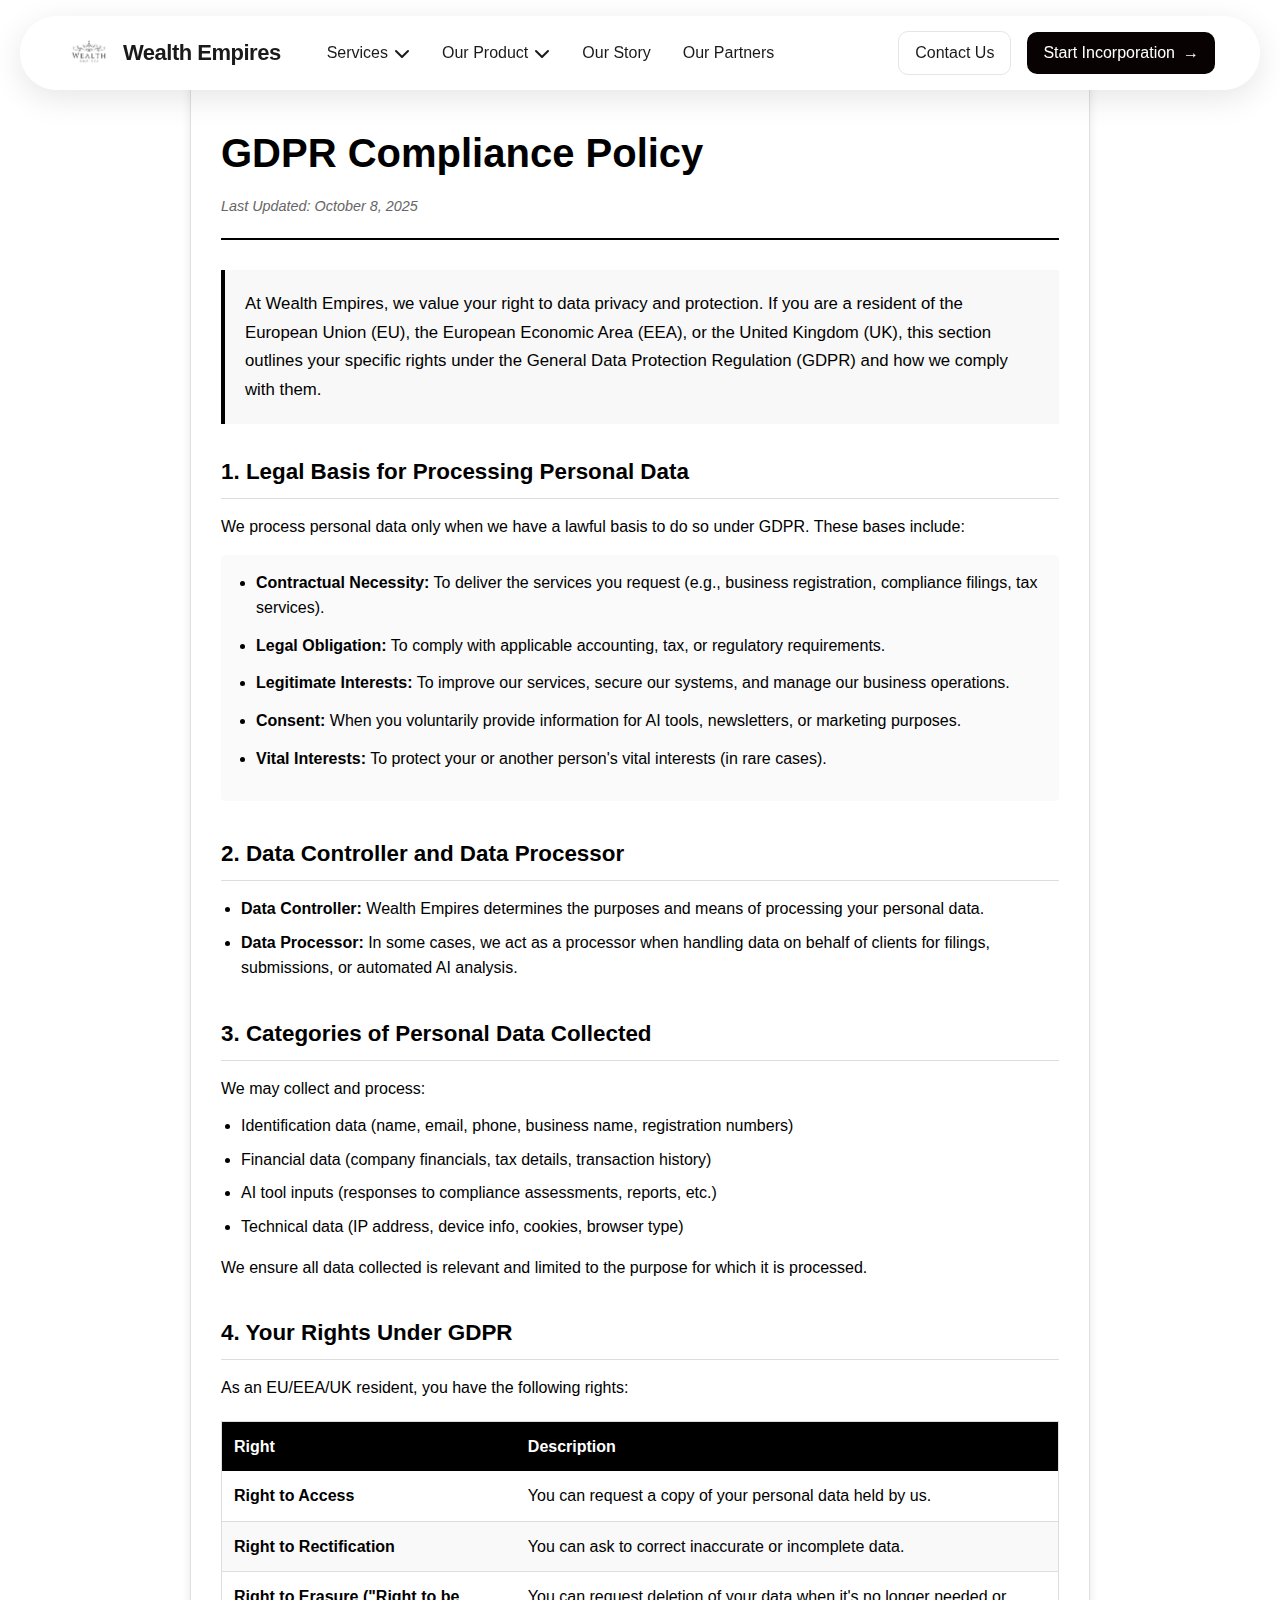
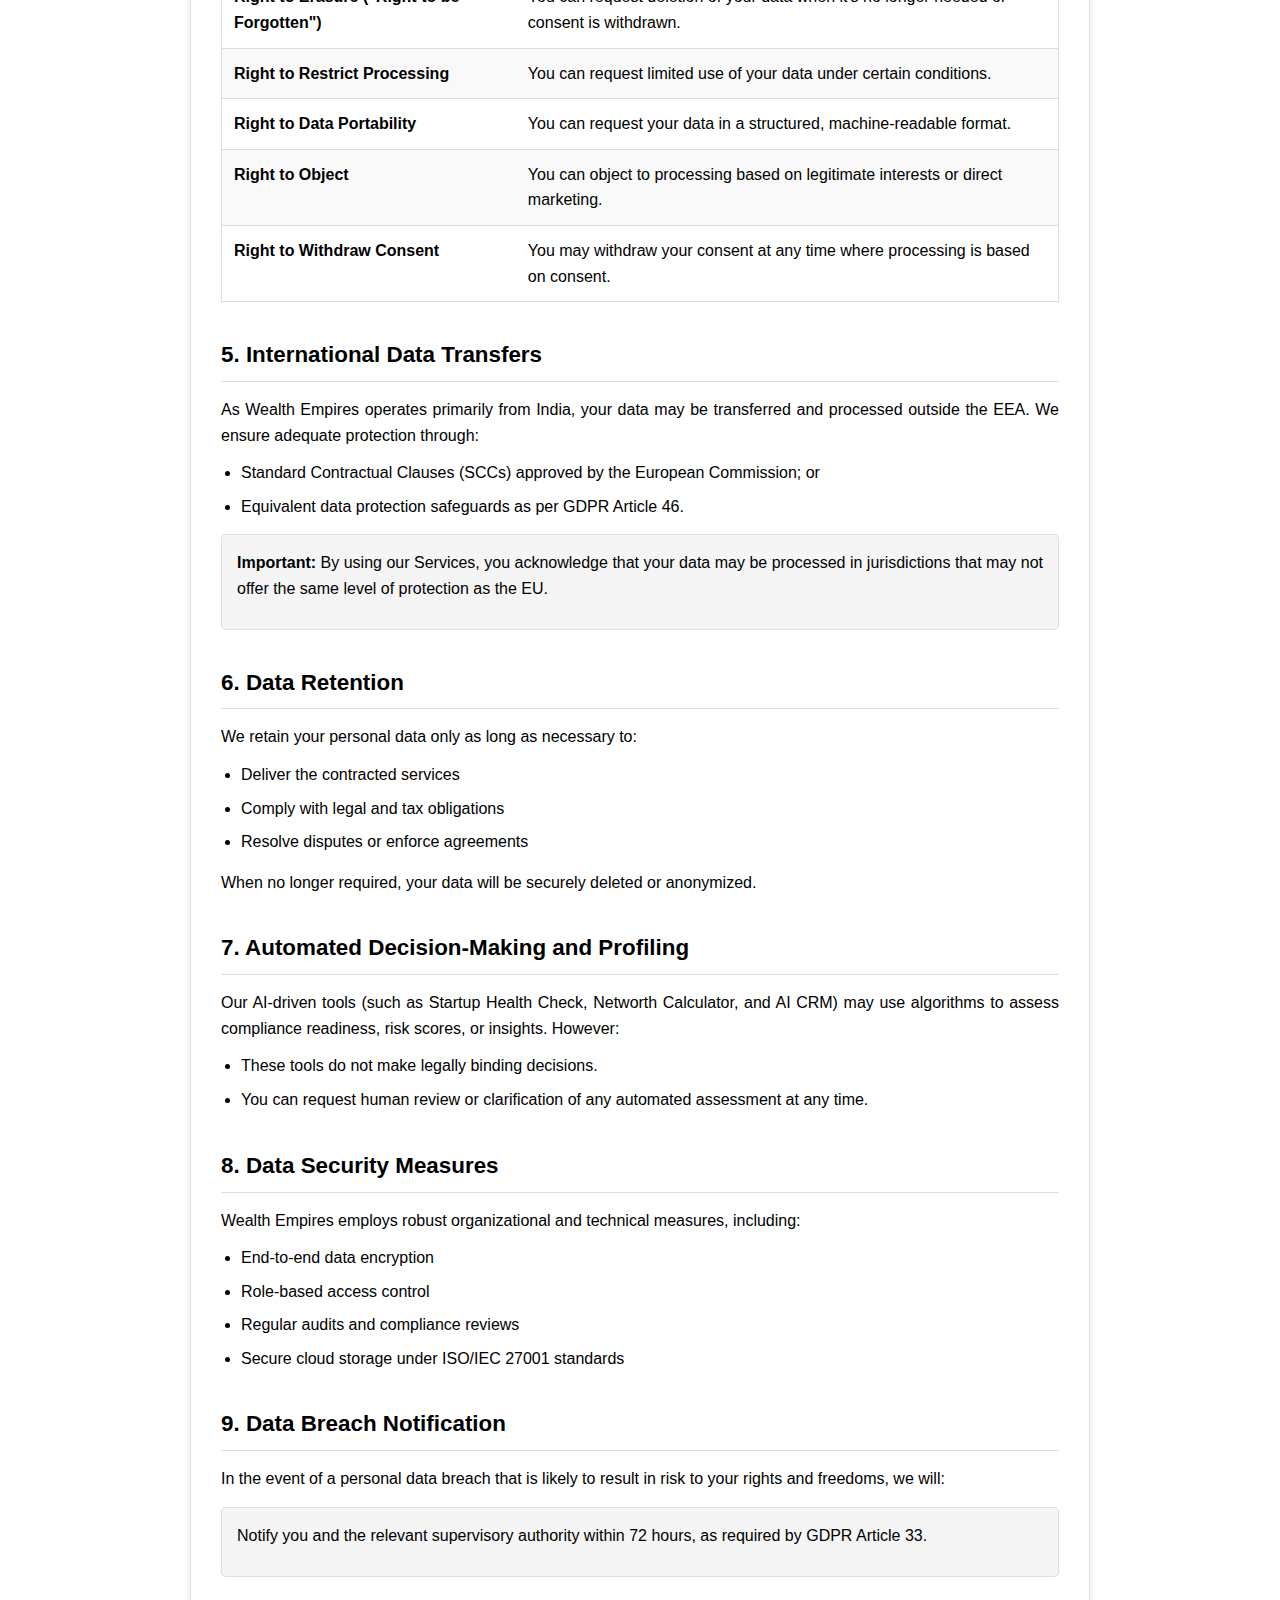
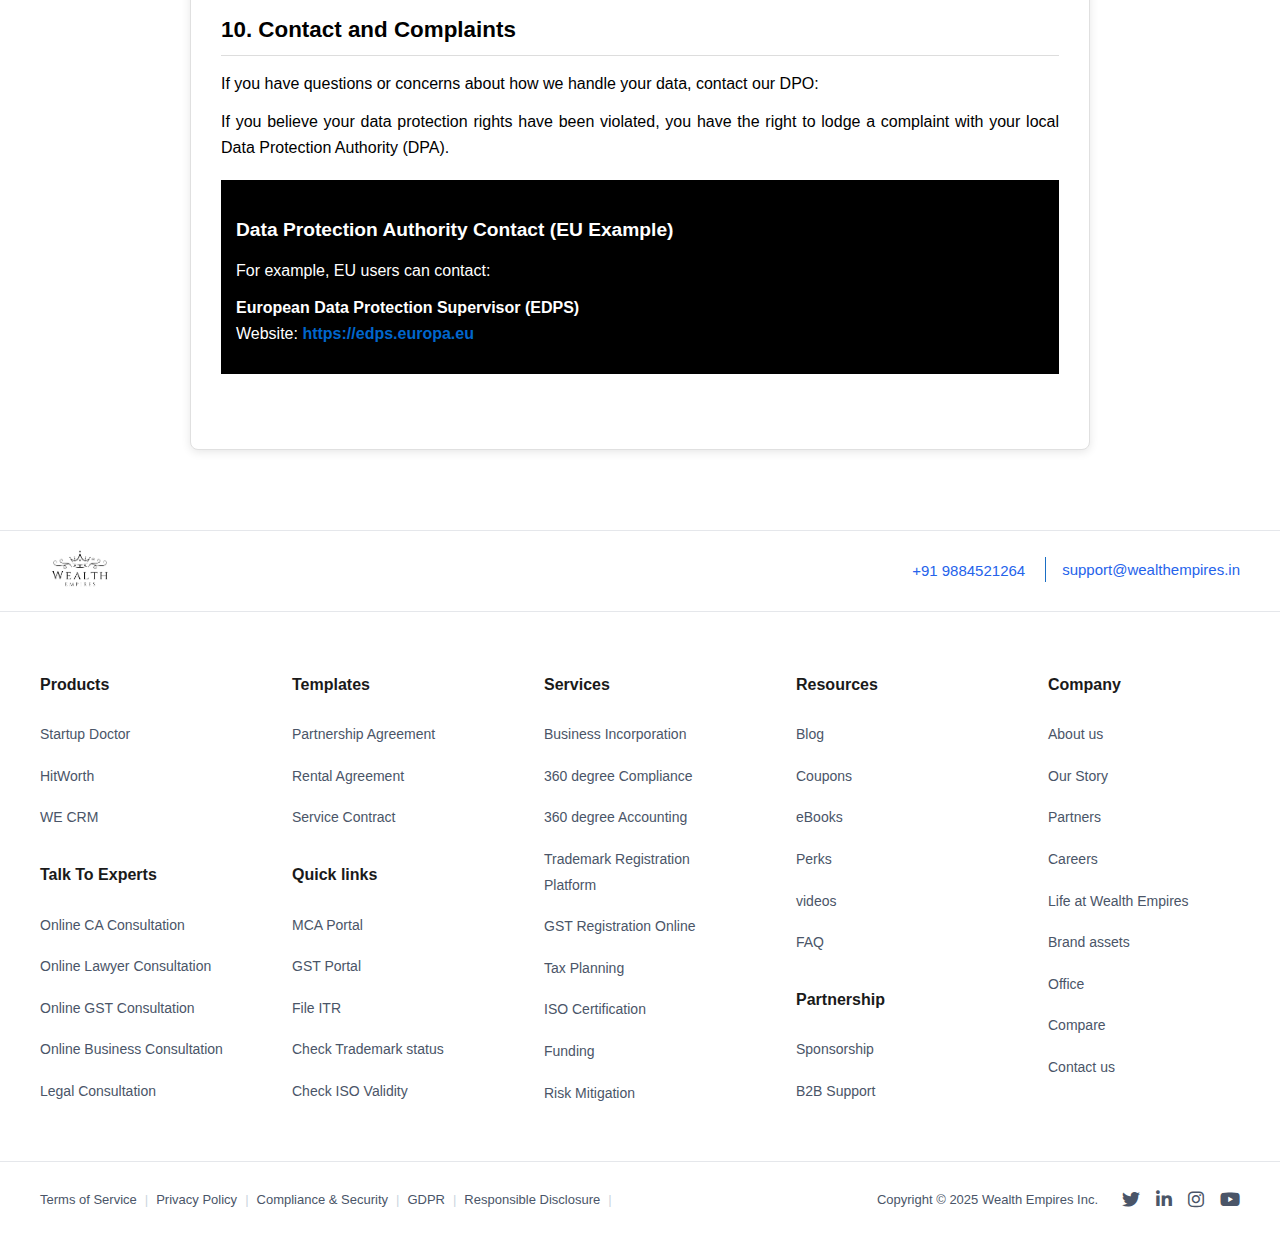
<file: gdpr.html>
<!DOCTYPE html>
<html lang="en">

<head>
    <meta charset="UTF-8">
    <meta name="viewport" content="width=device-width, initial-scale=1.0">
    <title>GDPR Compliance Policy</title>
    <link rel="icon" type="image/jpeg" href="Wealth Empires.jpg">
    <link rel="shortcut icon" type="image/jpeg" href="Wealth Empires.jpg">
    <link rel="stylesheet" href="styles.css?v=2">
    <link rel="stylesheet" href="https://cdnjs.cloudflare.com/ajax/libs/font-awesome/6.5.2/css/all.min.css">
</head>

<body>
    <div class="nav-overlay" id="navOverlay"></div>
    <header>
        <div class="nav-container">
            <nav>
                <div class="logo">
                    <a href="index.html"
                        style="text-decoration: none; color: inherit; display: flex; align-items: center; gap: 10px;">
                        <img src="Wealth Empires.jpg" alt="Wealth Empires Logo"
                            style="height: 48px; width: auto; border-radius: 8px;">
                        <div class="logo-text">Wealth Empires</div>
                    </a>
                </div>
                <div class="hamburger" id="hamburger">
                    <span></span>
                    <span></span>
                    <span></span>
                </div>
                <ul class="nav-links" id="navLinks">
                    <li class="dropdown">
                        <a href="#" class="dropdown-toggle">Services <i id="services-dropdown-icon" class="fas fa-chevron-down text-xs transition-transform duration-200"></i></a>
                        <div class="dropdown-menu">
                            <a href="incorporation.html" class="dropdown-item">
                                <span>Incorporation</span>
                            </a>
                            <a href="360-compliance.html" class="dropdown-item">
                                <span>360° Compliance</span>
                            </a>
                            <a href="trademark.html" class="dropdown-item">
                                <span>Trademark</span>
                            </a>
                            <a href="taxes.html" class="dropdown-item">
                                <span>Taxes</span>
                            </a>

                        </div>
                    </li>
                    <li class="dropdown">
                        <a href="#" class="dropdown-toggle">Our Product <i id="services-dropdown-icon" class="fas fa-chevron-down text-xs transition-transform duration-200"></i></a>
                        <div class="dropdown-menu">
                            <a href="https://aistartupdoctor.com/" class="dropdown-item">
                                <span>Startup Doctor</span>
                            </a>
                            <a href="https://hitworth.wealthempires.in" class="dropdown-item">
                                <span>HitWorth</span>
                            </a>
                        </div>
                    </li>
                    <li><a href="our-story.html">Our Story</a></li>
                    <li><a href="our-partner.html">Our Partners</a></li>
                    <li class="header-buttons-li">
                        <div class="header-buttons">
                            <a href="contact.html" class="btn-demo">Contact Us</a>
                            <a href="https://crm.wealthempires.in/" class="btn-primary" style="color: white;">Start
                                Incorporation</a>
                        </div>
                    </li>
                </ul>

            </nav>
        </div>
    </header>
    <script>
        // Smooth scrolling for navigation links
        document.querySelectorAll('a[href^="#"]').forEach(anchor => {
            anchor.addEventListener('click', function (e) {
                e.preventDefault();
                const target = document.querySelector(this.getAttribute('href'));
                if (target) {
                    target.scrollIntoView({
                        behavior: 'smooth',
                        block: 'start'
                    });
                }
            });
        });

        // Add scroll effect to header
        window.addEventListener('scroll', function () {
            const header = document.querySelector('header');
            if (window.scrollY > 100) {
                header.style.background = 'rgba(255, 255, 255, 0.95)';
                header.style.backdropFilter = 'blur(10px)';
            } else {
                header.style.background = '#fff';
                header.style.backdropFilter = 'none';
            }
        });
    </script>

    <!-- GDPR Content Section -->
    <div class="gdpr-container">
        <div class="gdpr-header">
            <h1>GDPR Compliance Policy</h1>
            <p class="last-updated">Last Updated: October 8, 2025</p>
        </div>

        <div class="gdpr-intro">
            At Wealth Empires, we value your right to data privacy and protection. If you are a resident of the European Union (EU), the European Economic Area (EEA), or the United Kingdom (UK), this section outlines your specific rights under the General Data Protection Regulation (GDPR) and how we comply with them.
        </div>

        <div class="section">
            <h2>1. Legal Basis for Processing Personal Data</h2>
            <p>We process personal data only when we have a lawful basis to do so under GDPR. These bases include:</p>
            <div class="basis-list">
                <ul>
                    <li><strong>Contractual Necessity:</strong> To deliver the services you request (e.g., business registration, compliance filings, tax services).</li>
                    <li><strong>Legal Obligation:</strong> To comply with applicable accounting, tax, or regulatory requirements.</li>
                    <li><strong>Legitimate Interests:</strong> To improve our services, secure our systems, and manage our business operations.</li>
                    <li><strong>Consent:</strong> When you voluntarily provide information for AI tools, newsletters, or marketing purposes.</li>
                    <li><strong>Vital Interests:</strong> To protect your or another person's vital interests (in rare cases).</li>
                </ul>
            </div>
        </div>

        <div class="section">
            <h2>2. Data Controller and Data Processor</h2>
            <ul>
                <li><strong>Data Controller:</strong> Wealth Empires determines the purposes and means of processing your personal data.</li>
                <li><strong>Data Processor:</strong> In some cases, we act as a processor when handling data on behalf of clients for filings, submissions, or automated AI analysis.</li>
            </ul>
        
        </div>

        <div class="section">
            <h2>3. Categories of Personal Data Collected</h2>
            <p>We may collect and process:</p>
            <ul>
                <li>Identification data (name, email, phone, business name, registration numbers)</li>
                <li>Financial data (company financials, tax details, transaction history)</li>
                <li>AI tool inputs (responses to compliance assessments, reports, etc.)</li>
                <li>Technical data (IP address, device info, cookies, browser type)</li>
            </ul>
            <p>We ensure all data collected is relevant and limited to the purpose for which it is processed.</p>
        </div>

        <div class="section">
            <h2>4. Your Rights Under GDPR</h2>
            <p>As an EU/EEA/UK resident, you have the following rights:</p>
            
            <table class="rights-table">
                <thead>
                    <tr>
                        <th>Right</th>
                        <th>Description</th>
                    </tr>
                </thead>
                <tbody>
                    <tr>
                        <td><strong>Right to Access</strong></td>
                        <td>You can request a copy of your personal data held by us.</td>
                    </tr>
                    <tr>
                        <td><strong>Right to Rectification</strong></td>
                        <td>You can ask to correct inaccurate or incomplete data.</td>
                    </tr>
                    <tr>
                        <td><strong>Right to Erasure ("Right to be Forgotten")</strong></td>
                        <td>You can request deletion of your data when it's no longer needed or consent is withdrawn.</td>
                    </tr>
                    <tr>
                        <td><strong>Right to Restrict Processing</strong></td>
                        <td>You can request limited use of your data under certain conditions.</td>
                    </tr>
                    <tr>
                        <td><strong>Right to Data Portability</strong></td>
                        <td>You can request your data in a structured, machine-readable format.</td>
                    </tr>
                    <tr>
                        <td><strong>Right to Object</strong></td>
                        <td>You can object to processing based on legitimate interests or direct marketing.</td>
                    </tr>
                    <tr>
                        <td><strong>Right to Withdraw Consent</strong></td>
                        <td>You may withdraw your consent at any time where processing is based on consent.</td>
                    </tr>
                </tbody>
            </table>

        </div>

        <div class="section">
            <h2>5. International Data Transfers</h2>
            <p>As Wealth Empires operates primarily from India, your data may be transferred and processed outside the EEA. We ensure adequate protection through:</p>
            <ul>
                <li>Standard Contractual Clauses (SCCs) approved by the European Commission; or</li>
                <li>Equivalent data protection safeguards as per GDPR Article 46.</li>
            </ul>
            <div class="highlight-box">
                <p><strong>Important:</strong> By using our Services, you acknowledge that your data may be processed in jurisdictions that may not offer the same level of protection as the EU.</p>
            </div>
        </div>

        <div class="section">
            <h2>6. Data Retention</h2>
            <p>We retain your personal data only as long as necessary to:</p>
            <ul>
                <li>Deliver the contracted services</li>
                <li>Comply with legal and tax obligations</li>
                <li>Resolve disputes or enforce agreements</li>
            </ul>
            <p>When no longer required, your data will be securely deleted or anonymized.</p>
        </div>

        <div class="section">
            <h2>7. Automated Decision-Making and Profiling</h2>
            <p>Our AI-driven tools (such as Startup Health Check, Networth Calculator, and AI CRM) may use algorithms to assess compliance readiness, risk scores, or insights. However:</p>
            <ul>
                <li>These tools do not make legally binding decisions.</li>
                <li>You can request human review or clarification of any automated assessment at any time.</li>
            </ul>
        </div>

        <div class="section">
            <h2>8. Data Security Measures</h2>
            <p>Wealth Empires employs robust organizational and technical measures, including:</p>
            <ul>
                <li>End-to-end data encryption</li>
                <li>Role-based access control</li>
                <li>Regular audits and compliance reviews</li>
                <li>Secure cloud storage under ISO/IEC 27001 standards</li>
            </ul>
        </div>

        <div class="section">
            <h2>9. Data Breach Notification</h2>
            <p>In the event of a personal data breach that is likely to result in risk to your rights and freedoms, we will:</p>
            <div class="highlight-box">
                <p>Notify you and the relevant supervisory authority within 72 hours, as required by GDPR Article 33.</p>
            </div>
        </div>

        <div class="section">
            <h2>10. Contact and Complaints</h2>
            <p>If you have questions or concerns about how we handle your data, contact our DPO:</p>
          
            <p>If you believe your data protection rights have been violated, you have the right to lodge a complaint with your local Data Protection Authority (DPA).</p>

            <div class="authority-contact" style="color: #fff;">
                <h3 style="color: #fff;">Data Protection Authority Contact (EU Example)</h3>
                <p>For example, EU users can contact:</p>
                <p><strong>European Data Protection Supervisor (EDPS)</strong><br>
                Website: <a href="https://edps.europa.eu" class="email-link" target="_blank">https://edps.europa.eu</a></p>
            </div>
        </div>
    </div>

    <style>
        body {
            background-color: #ffffff;
            color: #000000;
            font-family: -apple-system, BlinkMacSystemFont, 'Segoe UI', 'Helvetica Neue', Arial, sans-serif;
            line-height: 1.6;
        }

        .gdpr-container {
            max-width: 900px;
            margin: 80px auto;
            padding: 40px 30px;
            background: #ffffff;
            border: 1px solid #e0e0e0;
            border-radius: 8px;
            box-shadow: 0 2px 10px rgba(0, 0, 0, 0.1);
        }

        .gdpr-header {
            text-align: left;
            margin-bottom: 30px;
            padding-bottom: 20px;
            border-bottom: 2px solid #000000;
        }

        .gdpr-header h1 {
            font-size: 2.5rem;
            font-weight: 700;
            color: #000000;
            margin-bottom: 10px;
        }

        .last-updated {
            font-size: 0.9rem;
            color: #666666;
            font-style: italic;
        }

        .gdpr-intro {
            background: #f8f8f8;
            padding: 20px;
            border-left: 4px solid #000000;
            margin-bottom: 30px;
            font-size: 1.05rem;
            line-height: 1.7;
        }

        .section {
            margin-bottom: 35px;
        }

        .section h2 {
            font-size: 1.4rem;
            font-weight: 600;
            color: #000000;
            margin-bottom: 15px;
            padding-bottom: 8px;
            border-bottom: 1px solid #ddd;
        }

        .section h3 {
            font-size: 1.2rem;
            font-weight: 600;
            color: #000000;
            margin-bottom: 12px;
            margin-top: 20px;
        }

        .section p {
            margin-bottom: 12px;
            text-align: justify;
        }

        .section ul {
            margin-left: 20px;
            margin-bottom: 15px;
        }

        .section li {
            margin-bottom: 8px;
            list-style-type: disc;
        }

        .basis-list {
            background: #fafafa;
            padding: 15px;
            border-radius: 5px;
            margin: 15px 0;
        }

        .basis-list li {
            margin-bottom: 12px;
        }

        .basis-list strong {
            color: #000000;
            font-weight: 600;
        }

        .rights-table {
            width: 100%;
            border-collapse: collapse;
            margin: 20px 0;
            background: #ffffff;
            border: 1px solid #ddd;
        }

        .rights-table th {
            background: #000000;
            color: #ffffff;
            padding: 12px;
            text-align: left;
            font-weight: 600;
        }

        .rights-table td {
            padding: 12px;
            border-bottom: 1px solid #ddd;
            vertical-align: top;
        }

        .rights-table tr:nth-child(even) {
            background: #f9f9f9;
        }

        .contact-info {
            background: #f0f0f0;
            padding: 20px;
            border-radius: 5px;
            margin: 20px 0;
            text-align: center;
        }

        .contact-info strong {
            font-size: 1.1rem;
            color: #000000;
        }

        .email-link {
            color: #0066cc;
            text-decoration: none;
            font-weight: 600;
        }

        .email-link:hover {
            text-decoration: underline;
        }

        .highlight-box {
            background: #f5f5f5;
            border: 1px solid #ddd;
            padding: 15px;
            border-radius: 5px;
            margin: 15px 0;
        }

        .authority-contact {
            background: #000000;
           
            padding: 15px;
            margin: 20px 0;
        }

        @media (max-width: 768px) {
            .gdpr-container {
                margin: 20px;
                padding: 20px 15px;
            }

            .gdpr-header h1 {
                font-size: 2rem;
            }

            .rights-table {
                font-size: 0.9rem;
            }

            .rights-table th,
            .rights-table td {
                padding: 8px;
            }
        }
    </style>

         <!-- Footer -->
    <style>
        @media (max-width: 768px) {
            /* Stack header items vertically */
            .footer-header-content {
                flex-direction: column;
                gap: 20px;
            }

            .header-divider {
                display: none;
            }

            /* Perfect accordion-style footer content */
            .footer-content {
                flex-direction: column;
                padding: 0 20px;
                gap: 0;
            }

            .footer-column {
                margin-bottom: 0;
                border-bottom: 1px solid #f0f0f0;
            }

            .footer-column:last-child {
                border-bottom: none;
            }

            /* Dropdown header styling - matches reference */
            .footer-column h3 {
                margin: 0;
                padding: 18px 0;
                font-size: 16px;
                font-weight: 500;
                color: #333;
                cursor: pointer;
                position: relative;
                display: flex;
                justify-content: space-between;
                align-items: center;
                background: #fff;
                transition: all 0.3s ease;
                text-align: left;
            }

            .footer-column h3:hover {
                background: #f8f9fa;
            }

            /* Dropdown arrow */
            .footer-column h3::after {
                content: '▼';
                font-size: 12px;
                color: #999;
                transform: rotate(0deg);
                transition: transform 0.3s ease;
            }

            .footer-column h3.active::after {
                transform: rotate(180deg);
            }

            /* Dropdown content */
            .footer-column ul {
                max-height: 0;
                overflow: hidden;
                transition: max-height 0.3s ease;
                margin: 0;
                padding: 0;
                list-style: none;
                background: #fff;
            }

            .footer-column ul.active {
                max-height: 500px;
                padding: 0 0 20px 0;
            }

            .footer-column ul li {
                margin: 0;
                padding: 8px 0;
            }

            .footer-column ul li a {
                color: #666;
                text-decoration: none;
                font-size: 14px;
                display: block;
                transition: color 0.2s ease;
                text-align: left;
            }

            .footer-column ul li a:hover {
                color: #2563eb;
            }

            /* Hide secondary headings (Templates, Partnership, Quick links) on mobile */
            .footer-column h3[style*="margin-top"] {
                display: none;
            }

            /* Stack bottom links and social media vertically */
            .footer-bottom-content {
                flex-direction: column-reverse;
                gap: 20px;
                text-align: center;
            }

            .footer-links {
                display: flex;
                flex-direction: column;
                gap: 10px;
            }

            .footer-links span {
                display: none;
            }

            .footer-right {
                flex-direction: column;
                gap: 15px;
            }
        }
    </style>
    <footer class="footer-container">
        <!-- Top Header Section -->
        <div class="footer-header">
            <div class="footer-header-content">
                <div class="logo-section">
                    <img src="Wealth Empires.jpg" alt="Wealth Empires" class="footer-logo">
                </div>
                <div class="header-divider">
                    <div class="contact-section">
                        <a href="tel:+919884521264" class="support-email">+91 9884521264</a>
                    </div>
                    <div class="mail-support" style="transform: translateY(-1px) !important;">
                        <a href="mailto:support@wealthempires.in" class="support-email">
                            support@wealthempires.in
                        </a>
                    </div>
                </div>
            </div>
        </div>
        <style>
            .mail-support{
            
            padding-left: 1rem;
            border-left: #1a6ec4 1px solid;
        }
                .header-divider {
                    display: flex;
                    flex-direction: row;
                    gap: 20px;
                }

    /* Tablet and smaller */
    @media (max-width: 768px) {
        .mail-support{
            
            padding-left: 0rem;
            border-left: #1a6ec4 0px solid;
        }
        .header-divider {
            flex-direction: column;
            gap: 12px;
        }
    }

    /* Mobile */
    @media (max-width: 480px) {
        .header-divider {
            gap: 8px;
            flex-wrap: wrap;
        }
    }

        </style>

        <div class="footer-content">
            <div class="footer-column">
                <h3>Products</h3>
                <ul>
                    <li><a href="https://aistartupdoctor.com/">Startup Doctor</a></li>
                    <li><a href="https://hitworth.wealthempires.in">HitWorth</a></li>
                    <li><a href="https://crm.wealthempires.in">WE CRM</a></li>
                </ul>
                <h3 style="margin-top: 32px;">Talk To Experts</h3>
                <ul>
                    <li><a href="https://wealthempires.in/contact.html">Online CA Consultation</a></li>
                    <li><a href="https://wealthempires.in/contact.html">Online Lawyer Consultation</a></li>
                    <li><a href="https://wealthempires.in/contact.html">Online GST Consultation</a></li>
                    <li><a href="https://wealthempires.in/contact.html">Online Business Consultation</a></li>
                    <li><a href="https://wealthempires.in/contact.html">Legal Consultation</a></li>
                </ul>
            </div>

            <div class="footer-column">
                <h3>Templates</h3>
                <ul>
                    <li><a href="#">Partnership Agreement</a></li>
                    <li><a href="#">Rental Agreement</a></li>
                    <li><a href="#">Service Contract</a></li>
                </ul>
                <h3 style="margin-top: 32px;">Quick links</h3>
                <ul>
                    <li><a href="https://www.mca.gov.in/content/mca/global/en/home.html">MCA Portal</a></li>
                    <li><a href="https://www.gst.gov.in/">GST Portal</a></li>
                    <li><a href="https://wealthempires.in/contact.html">File ITR</a></li>
                    <li><a href="https://tmrsearch.ipindia.gov.in/estatus">Check Trademark status</a></li>
                    <li><a href="https://uasl.uk.com/certifiedorganization/">Check ISO Validity</a></li>
                </ul>
            </div>

            <div class="footer-column">
                <h3>Services</h3>
                <ul>
                    <li><a href="https://wealthempires.in/incorporation.html">Business Incorporation </a></li>
                    <li><a href="https://wealthempires.in/360-compliance.html">360 degree Compliance</a></li>
                    <li><a href="https://wealthempires.in/360-compliance.html">360 degree Accounting </a></li>
                    <li><a href="https://wealthempires.in/trademark.html">Trademark Registration Platform </a></li>
                    <li><a href="https://wealthempires.in/taxes.html">GST Registration Online</a></li>
                    <li><a href="https://wealthempires.in/taxes.html">Tax Planning</a></li>
                    <li><a href="https://wealthempires.in/contact.html">ISO Certification</a></li>
                    <li><a href="https://wealthempires.in/contact.html">Funding</a></li>
                    <li><a href="https://wealthempires.in/contact.html">Risk Mitigation</a></li>

                </ul>
            </div>

            <div class="footer-column">
                <h3>Resources</h3>
                <ul>
                    <li><a href="https://wealthempires.medium.com/">Blog</a></li>
                    <li><a href="https://freshbooks.in">Coupons</a></li>
                    <li><a href="https://wealthempires.medium.com/">eBooks</a></li>
                    <li><a href="#perks">Perks</a></li>
                    <li><a href="https://www.youtube.com/@thewealthempires">videos</a></li>
                    <li><a href="https://wealthempires.in/contact.html">FAQ</a></li>
                </ul>
                <h3 style="margin-top: 32px;">Partnership</h3>
                <ul>
                    <li><a href="https://wealthempires.in/contact.html">Sponsorship</a></li>
                    <li><a href="https://wealthempires.in/contact.html">B2B Support</a></li>
                </ul>
            </div>

            <div class="footer-column">
                <h3>Company</h3>
                <ul>
                    <li><a href="https://wealthempires.in/our-story.html">About us</a></li>
                    <li><a href="https://wealthempires.in/our-story.html">Our Story</a></li>
                    <li><a href="https://wealthempires.in/our-partner.html">Partners</a></li>
                    <li><a href="https://www.linkedin.com/company/wealthempires">Careers</a></li>
                    <li><a href="https://wealthempires.in/our-story.html">Life at Wealth Empires</a></li>
                    <li><a href="https://wealthempires.in/our-story.html">Brand assets</a></li>
                    <li><a href="https://wealthempires.in/our-story.html">Office</a></li>
                    <li><a href="https://wealthempires.in/compare.html">Compare</a></li>
                    <li><a href="https://wealthempires.in/contact.html">Contact us</a></li>
                </ul>
            </div>
        </div>

        <div class="footer-bottom">
            <div class="footer-bottom-content">
                <div class="footer-links">
                    <a href="Terms of Service.html">Terms of Service</a>
                    <span>|</span>
                    <a href="Privacy Policy.html">Privacy Policy</a>
                    <span>|</span>
                    <a href="gdpr.html">Compliance & Security</a>
                    <span>|</span>
                    <a href="gdpr.html">GDPR</a>
                    <span>|</span>
                    <a href="Responsible Disclosure Policy.html">Responsible Disclosure</a>
                    <span>|</span>
                </div>

                <div class="footer-right">
                    <div class="copyright">
                        Copyright © 2025 Wealth Empires Inc.
                    </div>
                    <div class="social-links">
                        <a href="https://x.com/wewealthempires" aria-label="Twitter"><i class="fab fa-twitter"></i></a>
                        <a href="https://www.linkedin.com/company/wealthempires" aria-label="LinkedIn"><i
                                class="fab fa-linkedin-in"></i></a>
                        <a href="https://instagram.com/thewealthempires" aria-label="Instagram"><i
                                class="fab fa-instagram"></i></a>
                        <a href="https://youtube.com/@thewealthempires" aria-label="YouTube"><i
                                class="fab fa-youtube"></i></a>
                    </div>
                </div>
            </div>
        </div>
    </footer>

    <script>
        // Mobile footer accordion functionality
        document.addEventListener('DOMContentLoaded', function() {
            // Only activate on mobile devices
            if (window.innerWidth <= 768) {
                initFooterAccordion();
            }
            
            // Reinitialize on window resize
            window.addEventListener('resize', function() {
                if (window.innerWidth <= 768) {
                    initFooterAccordion();
                } else {
                    resetFooterAccordion();
                }
            });
        });

        function initFooterAccordion() {
            const footerColumns = document.querySelectorAll('.footer-column');
            
            footerColumns.forEach(column => {
                const heading = column.querySelector('h3');
                const list = column.querySelector('ul');
                
                if (heading && list && !heading.hasAttribute('style')) {
                    // Initially collapse all sections
                    list.classList.remove('active');
                    heading.classList.remove('active');
                    
                    // Remove any existing click listeners
                    const newHeading = heading.cloneNode(true);
                    heading.parentNode.replaceChild(newHeading, heading);
                    
                    // Add click listener
                    newHeading.addEventListener('click', function() {
                        const newList = column.querySelector('ul');
                        const isActive = newList.classList.contains('active');
                        
                        // Close all other sections
                        footerColumns.forEach(otherColumn => {
                            const otherList = otherColumn.querySelector('ul');
                            const otherHeading = otherColumn.querySelector('h3');
                            if (otherList && otherHeading && !otherHeading.hasAttribute('style')) {
                                otherList.classList.remove('active');
                                otherHeading.classList.remove('active');
                            }
                        });
                        
                        // Toggle current section
                        if (!isActive) {
                            newList.classList.add('active');
                            newHeading.classList.add('active');
                        }
                    });
                }
            });
        }

        function resetFooterAccordion() {
            const footerColumns = document.querySelectorAll('.footer-column');
            
            footerColumns.forEach(column => {
                const heading = column.querySelector('h3');
                const list = column.querySelector('ul');
                
                if (heading && list) {
                    list.classList.remove('active');
                    heading.classList.remove('active');
                    
                    // Remove click listeners
                    const newHeading = heading.cloneNode(true);
                    heading.parentNode.replaceChild(newHeading, heading);
                }
            });
        }
    </script>
</body>

</html>
</file>
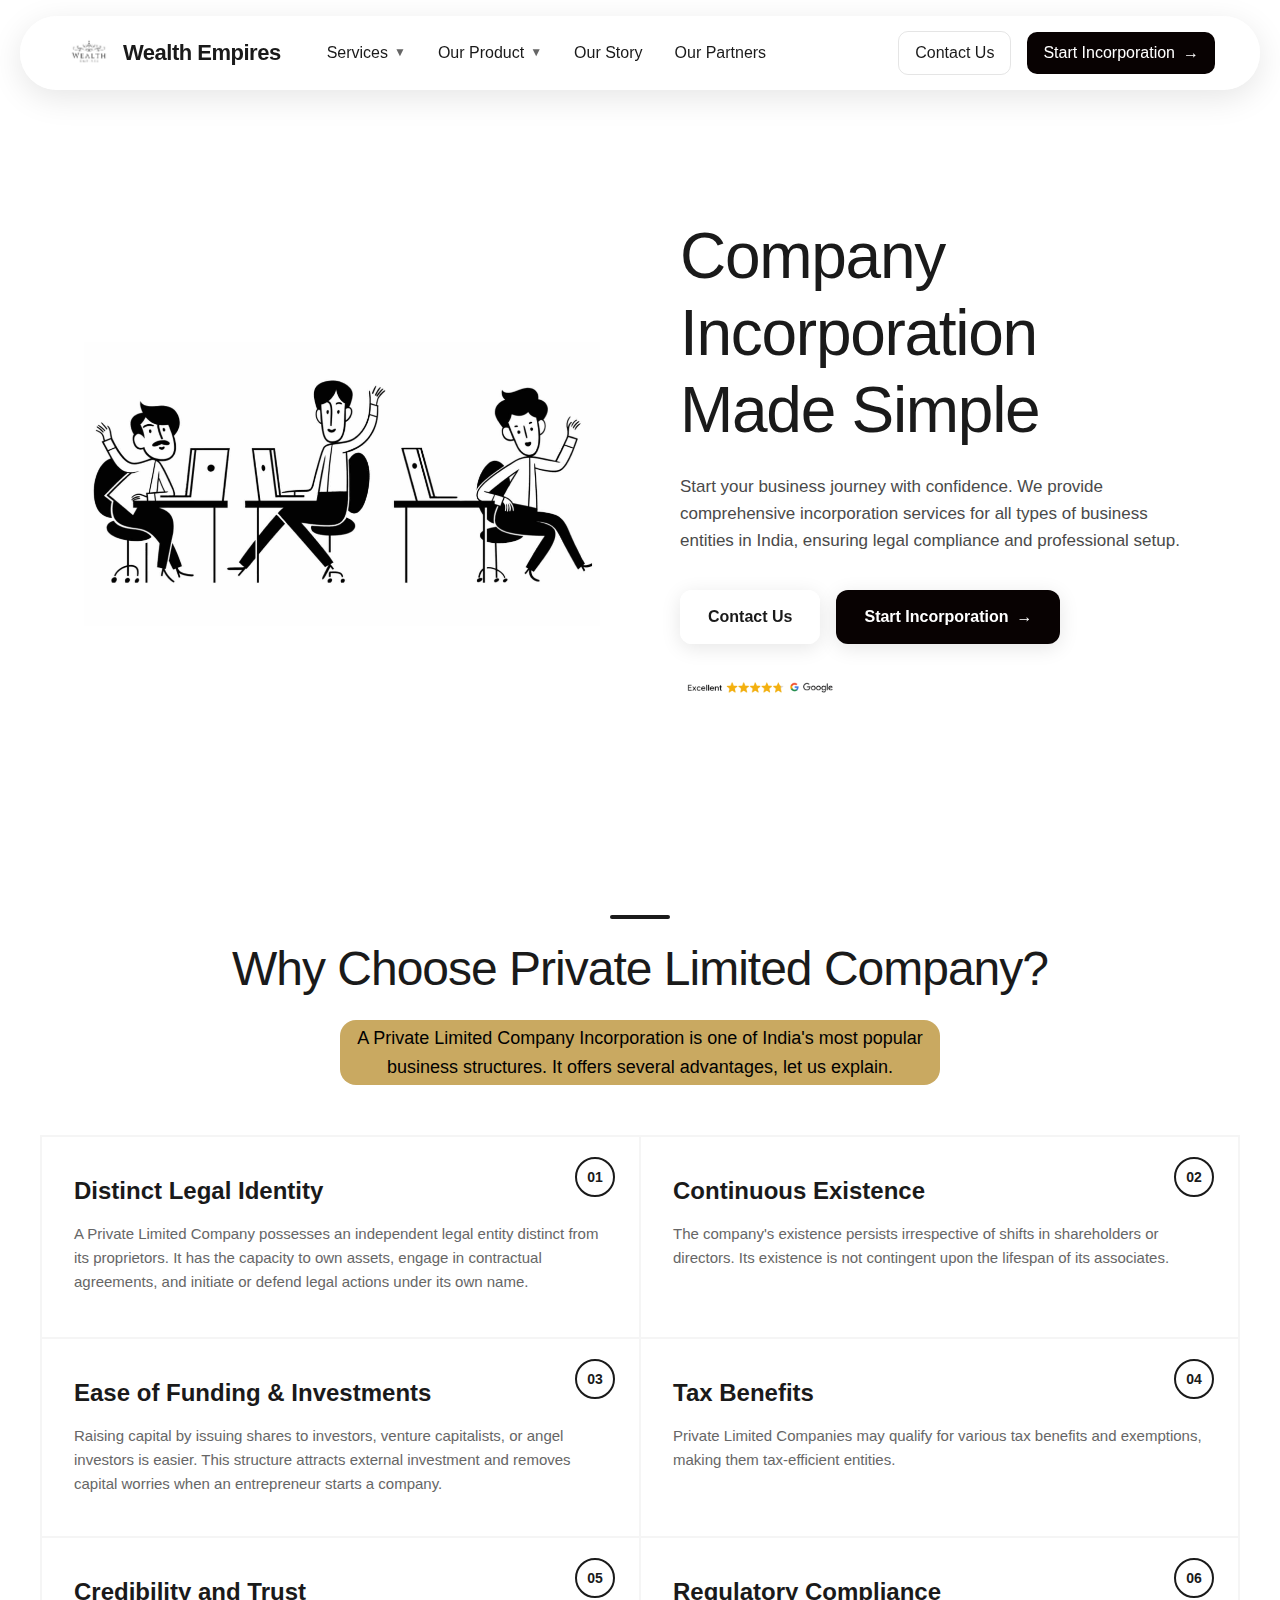
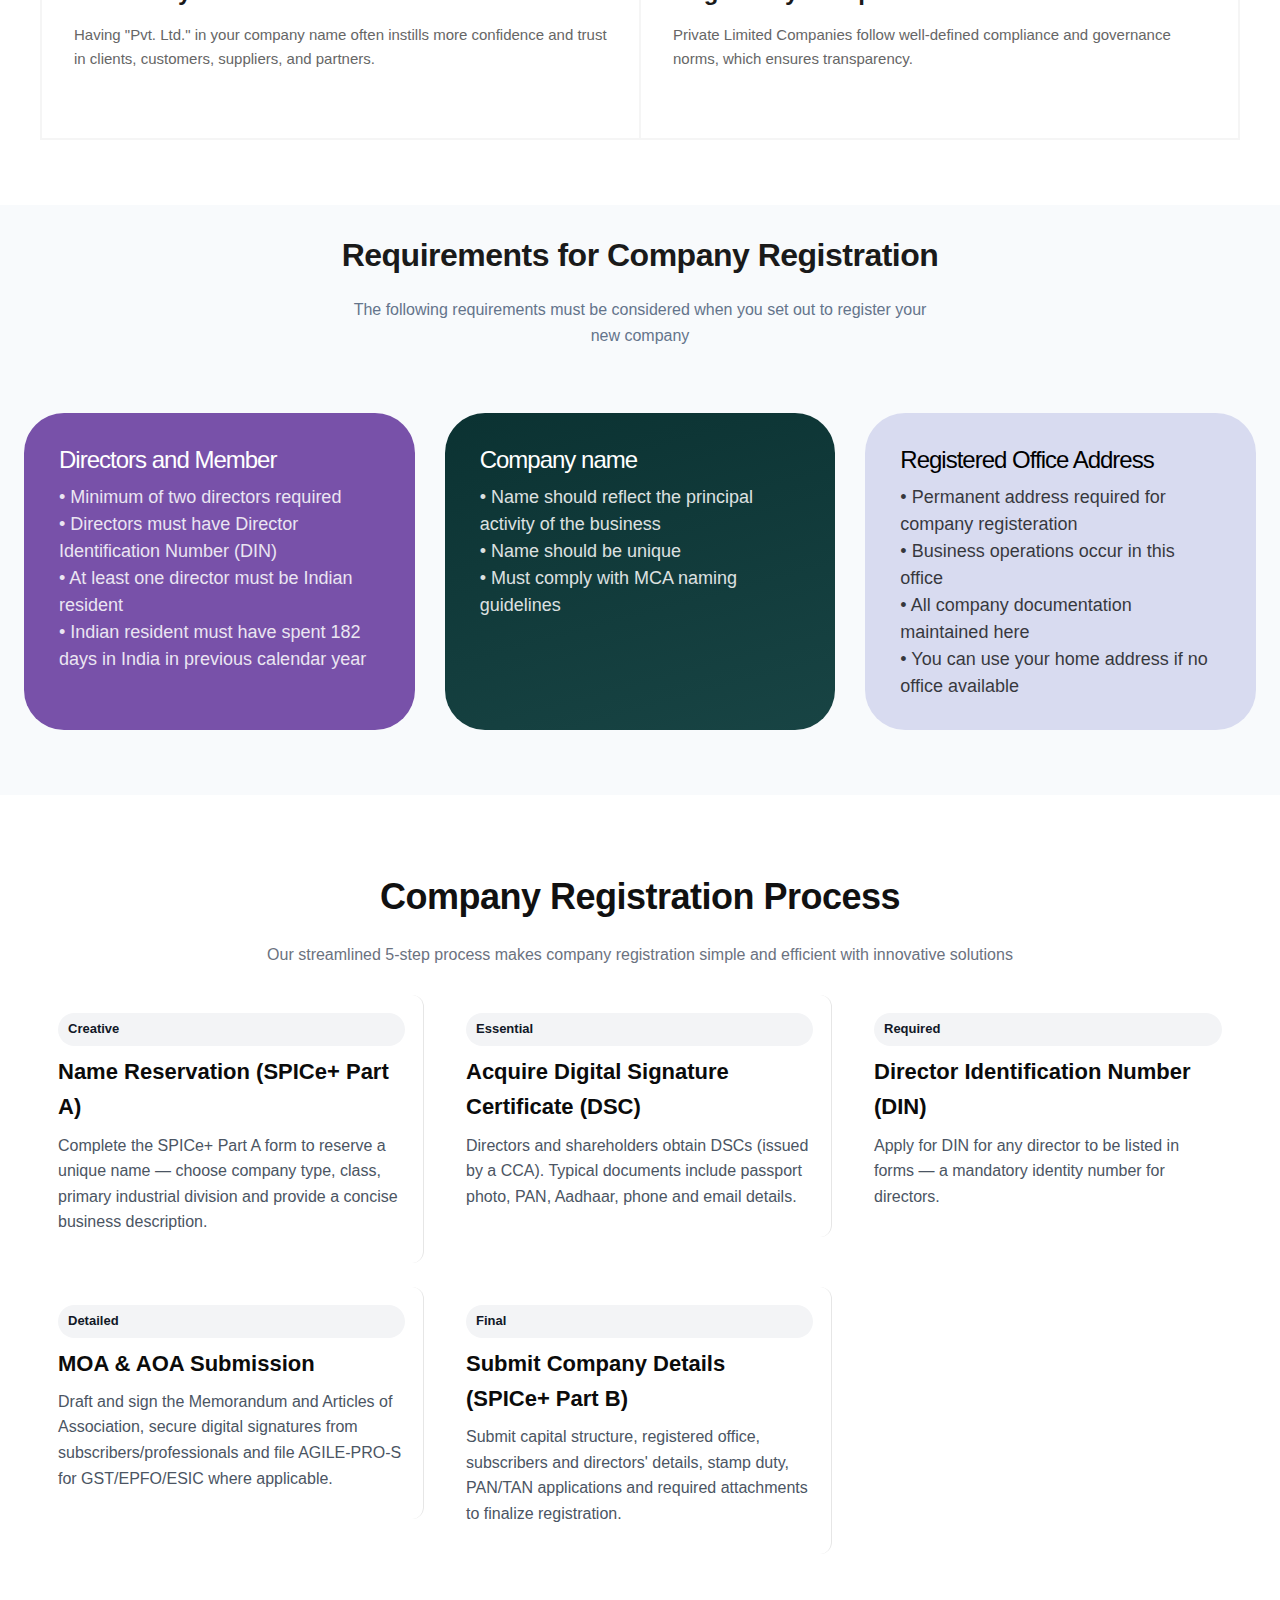
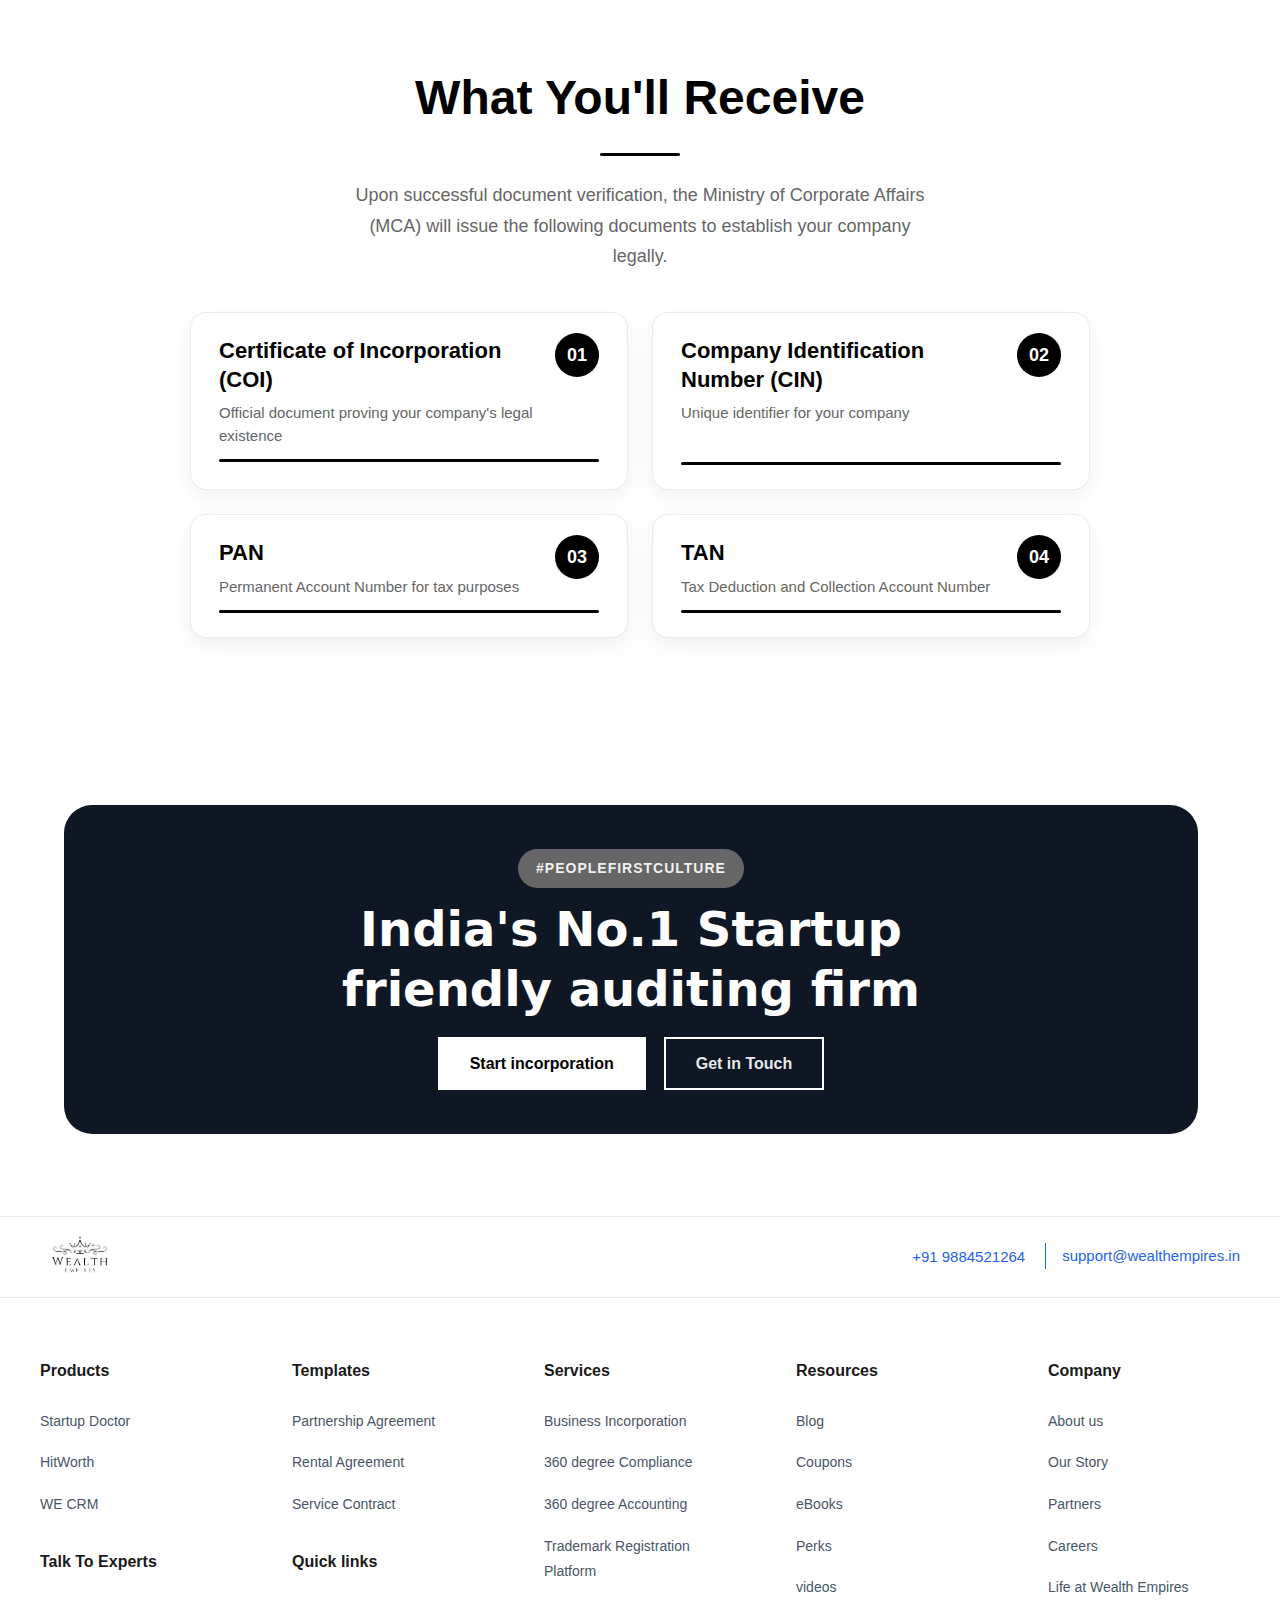
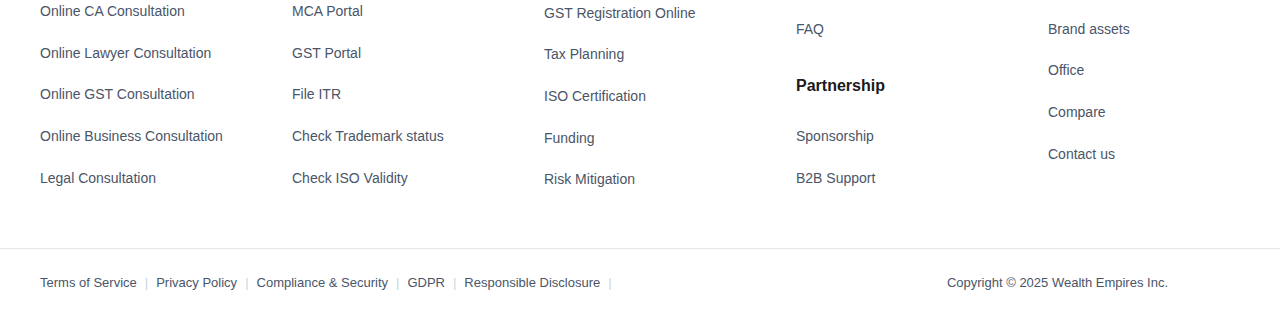
<file: incorporation.html>
<!DOCTYPE html>
<html lang="en">

<head>
    <meta charset="UTF-8">
    <meta name="viewport" content="width=device-width, initial-scale=1.0">
    <title>Start Your Company in few days | Quick & Hassle-Free Incorporation with Wealth Empires</title>
    <link rel="icon" type="image/jpeg" href="Wealth Empires.jpg">
    <link rel="shortcut icon" type="image/jpeg" href="Wealth Empires.jpg">
    <link rel="stylesheet" href="styles.css?v=3">
    <script type="application/ld+json">
{
  "@context": "https://schema.org",
  "@type": "Service",
  "serviceType": "Company Incorporation",
  "provider": {
    "@type": "Organization",
    "name": "Wealth Empires",
    "url": "https://wealthempires.com",
    "logo": "https://wealthempires.com/logo.png"
  },
  "areaServed": "India",
  "description": "Register your private limited, LLP, or OPC company online with Wealth Empires. Expert support, transparent pricing, and fast MCA approval.",
  "offers": {
    "@type": "Offer",
    "priceCurrency": "INR",
    "availability": "https://schema.org/InStock"
  }
}
</script>

    <style>
        * {
            margin: 0;
            padding: 0;
            box-sizing: border-box;
        }

        body {
            font-family: -apple-system, BlinkMacSystemFont, 'Segoe UI', 'Roboto', 'Oxygen', 'Ubuntu', 'Cantarell', 'Fira Sans', 'Droid Sans', 'Helvetica Neue', sans-serif;
            -webkit-font-smoothing: antialiased;
            -moz-osx-font-smoothing: grayscale;
            background-color: #ffffff;
        }



        .hero-section {
            min-height: 100vh;
            display: flex;
            align-items: center;
            padding: 10% 40px 60px 40px;
            background: linear-gradient(135deg, #ffffff 0%, #ffffff 100%);
        }

        .container {
            max-width: 1400px;
            margin: 0 auto;
            width: 100%;
        }

        .hero-content {
            display: grid;
            grid-template-columns: 1fr 1fr;
            gap: 80px;
            align-items: center;
        }

        .hero-left {
            padding-right: 20px;
            text-align: left;
        }

        .hero-left h1 {
            font-size: 64px;
            font-weight: 700;
            line-height: 1.2;
            color: #1a1a1a;
            margin-bottom: 24px;
            letter-spacing: -0.02em;
            text-align: left;
        }

        .hero-left p {
            font-size: 20px;
            line-height: 1.6;
            color: #4a4a4a;
            margin-bottom: 36px;
            max-width: 540px;
            text-align: left;
        }

        .cta-button {
            display: inline-block;
            padding: 14px 32px;
            background-color: #2383E2;
            color: #ffffff;
            font-size: 16px;
            font-weight: 600;
            text-decoration: none;
            border-radius: 6px;
            border: none;
            cursor: pointer;
            transition: all 0.3s ease;
            box-shadow: 0 2px 8px rgba(35, 131, 226, 0.2);
        }

        .cta-button:hover {
            background-color: #1a6ec4;
            transform: translateY(-2px);
            box-shadow: 0 4px 12px rgba(35, 131, 226, 0.3);
        }

        .cta-button:active {
            transform: translateY(0);
        }

        .hero-right {
            display: flex;
            justify-content: center;
            align-items: center;
            padding-left: 20px;
        }

        /* hero image default styling - force no background/border so image sits flush */
        .hero-image {
            width: 100%;
            max-width: 650px;
            height: auto;
            object-fit: cover;
            border-radius: 8px !important;
            box-shadow: none !important; /* remove subtle boxed shadow */
            background: transparent !important; /* remove background color from global stylesheet */
            padding: 0 !important; /* remove any inset padding applied elsewhere */
            border: none !important; /* remove visible border */
            overflow: hidden !important;
            animation: fadeInUp 0.8s ease-out;
            display: block;
        }

        @keyframes fadeInUp {
            from {
                opacity: 0;
                transform: translateY(30px);
            }

            to {
                opacity: 1;
                transform: translateY(0);
            }
        }

        .pagination-dots {
            display: flex;
            gap: 12px;
            margin-top: 40px;
        }

        .dot {
            width: 10px;
            height: 10px;
            border-radius: 50%;
            background-color: #d1d1d1;
            cursor: pointer;
            transition: all 0.3s ease;
        }

        .dot.active {
            background-color: #2383E2;
            width: 32px;
            border-radius: 5px;
        }

        .dot:hover {
            background-color: #a0a0a0;
        }

        /* Tablet Styles */
        @media (max-width: 1024px) {
            .hero-content {
                gap: 50px;
            }

            .hero-left h1 {
                font-size: 52px;
            }

            .hero-left p {
                font-size: 18px;
            }

            .hero-image {
                max-width: 500px;
            }
        }

        /* Mobile Styles */
        @media (max-width: 768px) {
            
            .hero-section {
                min-height: 100vh;
                padding: 110px 16px 40px;
            }

            .hero-content {
                grid-template-columns: 1fr;
                gap: 1px;
            }

            /* show text first, image becomes second block on mobile */
            .hero-left {
                padding-right: 0;
                text-align: center !important;
                order: 1;
            }

            .hero-left h1 {
                font-size: 32px;
                line-height: 1.2;
                margin-bottom: 16px;
            }

            .hero-left p {
                font-size: 16px;
                margin-left: auto;
                margin-right: auto;
                margin-bottom: 24px;
                max-width: 100%;
            }

            .hero-right {
                display: block;
                padding-left: 0;
                order: 2;
                text-align: center !important;
            }

            .hero-image {
                width: 100%;
                max-width: 100%;
                height: auto;
                max-height: 360px;
                object-fit: cover;
            }

            .pagination-dots {
                justify-content: center;
                margin-top: 20px;
            }

            .hero-buttons {
                display: flex;
                flex-direction: column;
                gap: 12px;
                align-items: center;
            }

            .btn-large {
                width: 100%;
                max-width: 280px;
                padding: 14px 24px !important;
            }
        }

        @media (max-width: 480px) {
            .hero-section {
                /* padding: 40px 16px 30px 16px; */
                padding-top: 10px !important;
                /* min-height: 100vh; */


            }

            /* Ensure fixed header (rounded pill) doesn't overlap hero headline on small screens */
            .hero-section {
                padding-top: 150px !important; /* extra space for taller headers or mobile UI chrome */
            }

            .hero-left {
                text-align: center !important;
            }
            
            .hero-left h1 {
                font-size: 28px;
                text-align: center !important;
                position: relative; 
                z-index: 3; /* keep headline above overlapping header/background elements */
            }

            .hero-left p {
                font-size: 15px;
                margin-bottom: 20px;
                text-align: center !important;
            }

            .hero-buttons {
                gap: 10px;
            }

            .btn-large {
                padding: 12px 20px !important;
                font-size: 14px !important;
                max-width: 260px;
            }

            .pagination-dots {
                margin-top: 16px;
            }

            /* mobile: keep hero image as a distinct full-width block below the text */
            .hero-image {
                max-height: 260px;
                object-fit: cover;
                width: 100%;
            }
            .hero-buttons {
                
                gap: 12px;
                
            }
        }

        .story-section {
            max-width: 1400px;
            width: 100%;
            margin: 0 auto;
        }

        .cards-container {
            display: grid;
            grid-template-columns: 1fr 1fr 1fr;
            gap: 30px;
            align-items: stretch;
        }

        .story-card {
            margin-top: 30px;
            border-radius: 40px;
            overflow: hidden;
            position: relative;
            transition: all 0.4s cubic-bezier(0.4, 0, 0.2, 1);
            cursor: pointer;
            display: flex;
            flex-direction: column;
        }

        .story-card:hover {
            transform: translateY(-12px) scale(1.02);
            box-shadow: 0 25px 60px rgba(0, 0, 0, 0.25);
        }

        /* Purple Card - Brand Awareness */
        .card-brand {
            background: linear-gradient(165deg, #7851A9 0%, #7851A9 100%);
            color: white;
            padding: 30px 35px;
            justify-content: space-between;
        }

        .card-brand2 {
            background: linear-gradient(165deg, #0b3232 0%, #184444 100%);
            color: white;
            padding: 30px 35px;
            justify-content: space-between;
        }


        .card-brand h2 {
            font-size: 48px;
            font-weight: 400;
            line-height: 1.1;
            margin-bottom: 40px;
            letter-spacing: -1px;
        }

        .card-brand2 h2 {
            font-size: 48px;
            font-weight: 400;
            line-height: 1.1;
            margin-bottom: 40px;
            letter-spacing: -1px;
        }

        .card-brand p {
            font-size: 20px;
            line-height: 1.5;
            opacity: 0.85;
            margin-bottom: auto;
        }

        .card-brand2 p {
            font-size: 20px;
            line-height: 1.5;
            opacity: 0.85;
            margin-bottom: auto;
        }

        /* Center Card - Image */
        .card-image {
            background: #f5f5f0;
            padding: 0;
            overflow: hidden;
        }

        .card-image img {
            width: 100%;
            height: 100%;
            object-fit: cover;
            transition: transform 0.6s ease;
        }

        .card-image:hover img {
            transform: scale(1.08);
        }

        /* Yellow Card - Sales Growth */
        .card-sales {
            background: linear-gradient(165deg, #d8dbf0 0%, #d8dbf0 100%);
            color: black;
            padding: 30px 35px;
            justify-content: space-between;
        }

        .card-sales .card-icon {
            align-self: flex-end;
            margin-bottom: 60px;
        }

        .card-sales h2 {
            font-size: 48px;
            font-weight: 400;
            line-height: 1.1;
            margin-bottom: 40px;
            letter-spacing: -1px;
        }

        .card-sales p {
            font-size: 20px;
            line-height: 1.5;
            opacity: 0.75;
        }

        /* Hover effects */
        .story-card::before {
            content: '';
            position: absolute;
            top: 0;
            left: 0;
            right: 0;
            bottom: 0;
            background: radial-gradient(circle at top right, rgba(255, 255, 255, 0.1), transparent 60%);
            opacity: 0;
            transition: opacity 0.4s ease;
            pointer-events: none;
        }

        .story-card:hover::before {
            opacity: 1;
        }

        @media (max-width: 1200px) {
            .cards-container {
                grid-template-columns: 1fr 1fr;
                gap: 25px;
            }

            .card-brand,
            .card-sales {
                padding: 50px 40px;
            }

            .card-brand h2,
            .card-sales h2 {
                font-size: 56px;
            }

            .story-card {
                min-height: 550px;
            }

            .card-image {
                grid-column: 1 / -1;
            }
        }

        /* Requirements Section Mobile */
        @media (max-width: 768px) {
            .cards-container {
                grid-template-columns: 1fr;
                gap: 16px;
            }

            .story-card {
                min-height: auto;
                padding: 0;
            }

            .card-brand,
            .card-brand2,
            .card-sales {
                padding: 24px 20px;
                min-height: auto;
            }

            .card-brand h2,
            .card-brand2 h2,
            .card-sales h2 {
                font-size: 20px;
                margin-bottom: 16px;
                line-height: 1.3;
            }

            .card-brand p,
            .card-brand2 p,
            .card-sales p {
                font-size: 12px;
                line-height: 1.5;
            }

            .card-image {
                min-height: 200px;
            }
        }

        @media (max-width: 480px) {
            .story-section {
                padding: 0;
            }

            .story-card {
                border-radius: 16px;
                margin-top: 16px;
            }

            .card-brand,
            .card-brand2,
            .card-sales {
                padding: 20px 16px;
            }

            .card-brand h2,
            .card-brand2 h2,
            .card-sales h2 {
                font-size: 18px;
                margin-bottom: 12px;
            }

            .card-brand p,
            .card-brand2 p,
            .card-sales p {
                font-size: 10px;
            }
        }

        /* Modern Architectural Advantages Design */
        .advantages-modern {
            padding: 60px 0 40px 0;
            background: #ffffff;
            position: relative;
        }

        .section-header {
            text-align: center;
            margin-bottom: 50px;
            position: relative;
        }

        .header-line {
            width: 60px;
            height: 4px;
            background: #1a1a1a;
            margin: 0 auto 24px;
            border-radius: 2px;
        }

        .section-header h2 {
            font-size: 48px;
            font-weight: 300;
            color: #1a1a1a;
            margin-bottom: 24px;
            letter-spacing: -1px;
            line-height: 1.1;
        }

        .section-header p {
            font-size: 18px;
            color: #666666;
            max-width: 600px;
            margin: 0 auto;
            line-height: 1.6;
            font-weight: 300;
        }

        .advantages-layout {
            display: grid;
            grid-template-columns: repeat(4, 1fr);
            grid-template-rows: repeat(3, auto);
            gap: 2px;
            max-width: 1200px;
            margin: 0 auto;
            background: #f5f5f5;
            padding: 2px;
        }

        .advantage-block {
            background: #ffffff;
            position: relative;
            padding: 40px 32px;
            transition: all 0.4s cubic-bezier(0.4, 0, 0.2, 1);
            cursor: pointer;
        }

        .advantage-block:hover {
            background: #1a1a1a;
            color: #ffffff;
            transform: scale(1.02);
            z-index: 10;
        }

        .advantage-block:hover .block-number {
            color: #ffffff;
            border-color: #ffffff;
        }

        .advantage-block:hover .block-content h3 {
            color: #ffffff;
        }

        .advantage-block:hover .block-content p {
            color: #cccccc;
        }

        .large-block {
            grid-column: span 2;
            min-height: 200px;
        }

        .medium-block {
            grid-column: span 2;
            min-height: 180px;
        }

        .small-block {
            grid-column: span 2;
            min-height: 160px;
        }

        .block-number {
            position: absolute;
            top: 20px;
            right: 24px;
            width: 40px;
            height: 40px;
            border: 2px solid #1a1a1a;
            border-radius: 50%;
            display: flex;
            align-items: center;
            justify-content: center;
            font-size: 14px;
            font-weight: 600;
            color: #1a1a1a;
            transition: all 0.4s ease;
        }

        .block-content h3 {
            font-size: 24px;
            font-weight: 600;
            color: #1a1a1a;
            margin-bottom: 16px;
            line-height: 1.2;
            transition: color 0.4s ease;
        }

        .block-content p {
            font-size: 15px;
            color: #666666;
            line-height: 1.6;
            margin: 0;
            transition: color 0.4s ease;
        }

        /* Specific grid positioning for architectural layout */
        .advantage-block:nth-child(1) { grid-column: 1 / 3; grid-row: 1; }
        .advantage-block:nth-child(2) { grid-column: 3 / 5; grid-row: 1; }
        .advantage-block:nth-child(3) { grid-column: 1 / 3; grid-row: 2; }
        .advantage-block:nth-child(4) { grid-column: 3 / 5; grid-row: 2; }
        .advantage-block:nth-child(5) { grid-column: 1 / 3; grid-row: 3; }
        .advantage-block:nth-child(6) { grid-column: 3 / 5; grid-row: 3; }

        /* Responsive Design */
        @media (max-width: 1024px) {
            .advantages-modern {
                padding: 50px 0 30px 0;
            }

            .section-header {
                margin-bottom: 40px;
            }

            .advantages-layout {
                grid-template-columns: repeat(2, 1fr);
                gap: 1px;
            }

            .advantage-block:nth-child(1) { grid-column: 1 / 3; }
            .advantage-block:nth-child(2) { grid-column: 1 / 2; }
            .advantage-block:nth-child(3) { grid-column: 2 / 3; }
            .advantage-block:nth-child(4) { grid-column: 1 / 2; }
            .advantage-block:nth-child(5) { grid-column: 2 / 3; }
            .advantage-block:nth-child(6) { grid-column: 1 / 3; }

            .large-block,
            .medium-block,
            .small-block {
                grid-column: auto;
                min-height: 160px;
            }

            .section-header h2 {
                font-size: 36px;
            }
        }

        @media (max-width: 768px) {
            .advantages-modern {
                padding: 40px 20px 25px 20px;
            }

            .advantages-layout {
                display: flex;
                flex-direction: column;
                gap: 16px;
                background: transparent;
                padding: 0;
            }

            .advantage-block {
                background: #f8f9fa;
                border: 1px solid #e9ecef;
                border-radius: 12px;
                padding: 20px;
                min-height: auto !important;
                grid-column: auto !important;
                box-shadow: 0 2px 10px rgba(0, 0, 0, 0.05);
            }

            .advantage-block:hover {
                background: #1a1a1a;
                border-color: #1a1a1a;
                transform: translateY(-2px);
            }

            .section-header {
                margin-bottom: 32px;
            }

            .section-header h2 {
                font-size: 32px;
                line-height: 1.2;
            }

            .section-header p {
                font-size: 16px;
                padding: 0 10px;
            }

            .block-content h3 {
                font-size: 22px;
                margin-bottom: 12px;
            }

            .block-content p {
                font-size: 15px;
                line-height: 1.5;
            }

            .block-number {
                width: 32px;
                height: 32px;
                font-size: 12px;
                top: 20px;
                right: 20px;
                border-width: 1px;
            }
        }

        @media (max-width: 480px) {
            .advantages-modern {
                padding: 30px 16px 20px 16px;
            }

            .section-header {
                margin-bottom: 24px;
            }

            .section-header h2 {
                font-size: 28px;
                margin-bottom: 16px;
            }

            .section-header p {
                font-size: 15px;
                padding: 0 5px;
            }

            .header-line {
                width: 40px;
                height: 3px;
                margin-bottom: 20px;
            }

            .advantage-block {
                padding: 20px 18px;
                border-radius: 10px;
            }

            .block-content h3 {
                font-size: 20px;
                margin-bottom: 10px;
                padding-right: 40px;
            }

            .block-content p {
                font-size: 14px;
                line-height: 1.6;
            }

            .block-number {
                width: 28px;
                height: 28px;
                font-size: 11px;
                top: 18px;
                right: 18px;
            }
        }

        /* Process styles moved to styles.css (modern, responsive, monochrome) */
    </style>
     <style>
        /* Keep content from horizontally overflowing on small screens */
        @media (max-width: 900px) {
            .container { padding: 0 18px; }
        }

        @media (max-width: 768px) {
            body { overflow-x: hidden; }
            .container { padding: 0 16px; max-width: 100%; }
            .hero-section { padding: 80px 16px 40px 16px; }
            .hero-content { grid-template-columns: 1fr; gap: 28px; }
            .hero-left h1 { font-size: 34px; text-align: center; }
            .hero-left p { font-size: 16px; text-align: center; max-width: 100%; }

            /* Make partners stack cleanly and reduce large paddings */
            .partners-grid { grid-template-columns: 1fr !important; gap: 18px; }
            .partner-card { padding: 18px; min-height: unset; display: flex; flex-direction: row; align-items: center; text-align: left; }
            .partner-logo { width: 80px; height: 80px; min-width: 80px; margin-right: 14px; }
            .partner-info { text-align: left; }

            /* Product cards and CTA spacing */
            .products-section { padding: 40px 16px; grid-template-columns: 1fr; }
            .cards-grid { grid-template-columns: 1fr; }
            .cta-hero-section { margin: 20px; border-radius: 14px; }
        }

        @media (max-width: 480px) {
            /* Stack partner card content and center text on very small screens */
            .partner-card { flex-direction: column; text-align: center; gap: 12px; padding: 16px; }
            .partner-logo { width: 72px; height: 72px; margin: 0 auto; min-width: 72px; }
            .partner-info { text-align: center; }

            /* Compact CTA styles without altering colors */
            /* override inline margin on the CTA element and tighten spacing */
            .cta-hero-section { margin: 12px !important; border-radius: 10px !important; }
            .cta-wrap { padding: 16px !important; gap:12px !important; }
            .cta-title { font-size: 22px !important; line-height: 1.05 !important; }
            .cta-badge { padding:6px 12px !important; font-size:12px !important; }
            .cta-actions { gap:12px !important; }
            .btn-pri, .btn-outline { width:100% !important; max-width:420px !important; padding:10px 18px !important; font-size:16px !important; }

            .hero-left h1 { font-size: 28px; }
            .hero-left p { font-size: 15px; }
        }
    </style>
</head>

<body>
    <div class="nav-overlay" id="navOverlay"></div>
    <header>
        <div class="nav-container">
            <nav>
                <div class="logo">
                    <a href="index.html"
                        style="text-decoration: none; color: inherit; display: flex; align-items: center; gap: 10px;">
                        <img src="Wealth Empires.jpg" alt="Wealth Empires Logo"
                            style="height: 48px; width: auto; border-radius: 8px;">
                        <div class="logo-text">Wealth Empires</div>
                    </a>
                </div>
                <div class="hamburger" id="hamburger">
                    <span></span>
                    <span></span>
                    <span></span>
                </div>
                <ul class="nav-links" id="navLinks">
                    <li class="dropdown">
                        <a href="#" class="dropdown-toggle">Services <span class="dropdown-arrow">▼</span></a>
                        <div class="dropdown-menu">
                            <a href="incorporation.html" class="dropdown-item">
                                <span>Incorporation</span>
                            </a>
                            <a href="360-compliance.html" class="dropdown-item">
                                <span>360° Compliance</span>
                            </a>
                            <a href="trademark.html" class="dropdown-item">
                                <span>Trademark</span>
                            </a>
                            <a href="taxes.html" class="dropdown-item">
                                <span>Taxes</span>
                            </a>

                        </div>
                    </li>
                    <li class="dropdown">
                        <a href="#" class="dropdown-toggle">Our Product <span class="dropdown-arrow">▼</span></a>
                        <div class="dropdown-menu">
                            <a href="https://aistartupdoctor.com/" class="dropdown-item">
                                <span>Startup Doctor</span>
                            </a>
                            <a href="https://hitworth.wealthempires.in/" class="dropdown-item">
                                <span>HitWorth</span>
                            </a>
                        </div>
                    </li>
                    <li><a href="our-story.html">Our Story</a></li>
                    <li><a href="our-partner.html">Our Partners</a></li>
                    <li class="header-buttons-li">
                        <div class="header-buttons">
                            <a href="contact.html" class="btn-demo">Contact Us</a>
                            <a href="https://crm.wealthempires.in/" class="btn-primary" style="color: white;">Start
                                Incorporation</a>
                        </div>
                    </li>
                </ul>

            </nav>
        </div>
    </header>

    <!-- Hero Section -->
    <section class="hero-section" >
        <div class="container">
            <div class="hero-content">
                <div class="hero-right">

                    <div>
                        <img src="img/Incorporation9.jpg" alt="hero image" class="hero-image">
                    </div>
                </div>
                <div class="hero-left">
                    <h1>Company Incorporation <br> Made Simple</h1>
                    <p>Start your business journey with confidence. We provide comprehensive incorporation services for
                        all types of business entities in India, ensuring legal compliance and professional setup.</p>
                    <div class="hero-buttons">
                        <a href="contact.html" class="btn-large btn-black">Contact Us</a>
                        <a href="https://crm.wealthempires.in/" class="btn-large btn-primary">Start Incorporation</a>
                    </div>
                   <div class="hero-buttons mt-2 flex justify-center lg:justify-start" style="gap:16px;margin-top: -19px;">
                        <img src="img/google review.png" alt="Google Reviews" style="height:45px; align-self:center;">
                    </div>
                </div>

            </div>
        </div>
        
    </section>

    <!-- Why Choose Private Limited Company - Modern Architectural Design -->
    <section id="advantages" class="advantages-modern" style="margin-top: -70px;">
        <div class="container">
            <div class="section-header">
                <div class="header-line"></div>
                <h2 style="font-weight: 400;">Why Choose Private Limited Company?</h2>
                <p class="highlight-textes" style="color: #000 !important;">A Private Limited Company Incorporation is one of India's most popular business structures. It offers several advantages, let us explain.</p>
            </div>
            <style>
                .highlight-textes {
                    background-color: #c9a961;
                    border-radius: 1rem;
                    padding: 4px;
                }
            </style>
            
            <div class="advantages-layout">
                <div class="advantage-block large-block">
                    <div class="block-number">01</div>
                    <div class="block-content">
                        <h3>Distinct Legal Identity</h3>
                        <p>A Private Limited Company possesses an independent legal entity distinct from its proprietors. It has the capacity to own assets, engage in contractual agreements, and initiate or defend legal actions under its own name.</p>
                    </div>
                </div>
                
                <div class="advantage-block small-block">
                    <div class="block-number">02</div>
                    <div class="block-content">
                        <h3>Continuous Existence</h3>
                        <p>The company's existence persists irrespective of shifts in shareholders or directors. Its existence is not contingent upon the lifespan of its associates.</p>
                    </div>
                </div>
                
                <div class="advantage-block medium-block">
                    <div class="block-number">03</div>
                    <div class="block-content">
                        <h3>Ease of Funding & Investments</h3>
                        <p>Raising capital by issuing shares to investors, venture capitalists, or angel investors is easier. This structure attracts external investment and removes capital worries when an entrepreneur starts a company.</p>
                    </div>
                </div>
                
                <div class="advantage-block small-block">
                    <div class="block-number">04</div>
                    <div class="block-content">
                        <h3>Tax Benefits</h3>
                        <p>Private Limited Companies may qualify for various tax benefits and exemptions, making them tax-efficient entities.</p>
                    </div>
                </div>
                
                <div class="advantage-block medium-block">
                    <div class="block-number">05</div>
                    <div class="block-content">
                        <h3>Credibility and Trust</h3>
                        <p>Having "Pvt. Ltd." in your company name often instills more confidence and trust in clients, customers, suppliers, and partners.</p>
                    </div>
                </div>
                
                <div class="advantage-block large-block">
                    <div class="block-number">06</div>
                    <div class="block-content">
                        <h3>Regulatory Compliance</h3>
                        <p>Private Limited Companies follow well-defined compliance and governance norms, which ensures transparency.</p>
                    </div>
                </div>
            </div>
        </div>
    </section>
     <script>
        // Mobile navigation toggle: hamburger, nav links and overlay
        document.addEventListener('DOMContentLoaded', function () {
            const hamburger = document.getElementById('hamburger');
            const navLinks = document.getElementById('navLinks');
            const navOverlay = document.getElementById('navOverlay');

            function closeMenu() {
                if (hamburger) hamburger.classList.remove('active');
                if (navLinks) navLinks.classList.remove('active');
                if (navOverlay) navOverlay.classList.remove('active');
                document.body.style.overflow = '';
            }

            if (hamburger && navLinks) {
                hamburger.addEventListener('click', function (e) {
                    e.stopPropagation();
                    hamburger.classList.toggle('active');
                    navLinks.classList.toggle('active');
                    if (navOverlay) navOverlay.classList.toggle('active');

                    // Prevent body scrolling while menu is open
                    if (navLinks.classList.contains('active')) {
                        document.body.style.overflow = 'hidden';
                    } else {
                        document.body.style.overflow = '';
                    }
                });
            }

            if (navOverlay) {
                navOverlay.addEventListener('click', function () {
                    closeMenu();
                });
            }

            // Close menu when resizing to desktop
            window.addEventListener('resize', function () {
                if (window.innerWidth > 768) {
                    closeMenu();
                }
            });

            // Allow mobile dropdowns in the nav to expand/collapse when tapped
            document.querySelectorAll('.dropdown-toggle').forEach(function (toggle) {
                toggle.setAttribute('role', 'button');
                toggle.setAttribute('aria-expanded', 'false');
                toggle.addEventListener('click', function (e) {
                    if (window.innerWidth <= 1024) {
                        e.preventDefault();
                        e.stopPropagation();
                        const parent = toggle.closest('.dropdown');
                        if (!parent) return;

                        const isActive = parent.classList.contains('active');

                        // Close other dropdowns
                        document.querySelectorAll('.dropdown').forEach(function (d) {
                            if (d !== parent) d.classList.remove('active');
                        });

                        if (!isActive) {
                            parent.classList.add('active');
                            toggle.setAttribute('aria-expanded', 'true');
                        } else {
                            parent.classList.remove('active');
                            toggle.setAttribute('aria-expanded', 'false');
                        }
                    }
                });
            });

            // Close any open dropdowns if clicking outside the nav on mobile
            document.addEventListener('click', function (e) {
                if (window.innerWidth <= 1024) {
                    const insideNav = e.target.closest && e.target.closest('#navLinks');
                    if (!insideNav) {
                        document.querySelectorAll('.dropdown').forEach(function (d) { d.classList.remove('active'); });
                        document.querySelectorAll('.dropdown-toggle').forEach(function (t) { t.setAttribute('aria-expanded', 'false'); });
                    }
                }
            });
        });
    </script>

    <!-- Requirements Section -->
    <section id="requirements" class="requirements">
        <div class="container">
            <div class="section-title">
                <h2>Requirements for Company Registration</h2>
                <p>The following requirements must be considered when you set out to register your new company</p>
            </div>
            <section class="story-section">
                <div class="cards-container">
                    <!-- Brand Awareness Card -->
                    <div class="story-card card-brand">
                        <div>
                            <h2>Directors and Member</h2>
                            <p>• Minimum of two directors required <br>
                                • Directors must have Director Identification Number (DIN) <br>
                                • At least one director must be Indian resident <br>
                                • Indian resident must have spent 182 days in India in previous calendar year</p>
                        </div>
                    </div>

                    <!-- Image Card -->
                    <div class="story-card card-brand2" style="background-color: #0b3333;">
                        <div>
                            <h2>Company name</h2>
                            <p>• Name should reflect the principal activity of the business <br>
                               • Name should be unique <br>
                               • Must comply with MCA naming guidelines
                            </p>
                        </div>
                    </div>

                    <!-- Sales Growth Card -->
                    <div class="story-card card-sales">
                        <div>
                            <h2>Registered Office Address</h2>
                            <p>• Permanent address required for company registeration <br>
                               • Business operations occur in this office <br>
                               • All company documentation maintained here <br>
                               • You can use your home address if no office available</p>
                        </div>
                    </div>
                </div>
            </section>
        </div>
    </section>

    <!-- Process Section -->
    <!-- Inline critical styles to ensure process layout renders immediately -->
    <style>
        /* High-priority inline rules for immediate rendering */
        .process-grid { display: grid !important; grid-template-columns: repeat(3,1fr) !important; gap: 24px !important; max-width: 1200px !important; margin: 24px auto !important; align-items: start !important; }
        .process-card { display: flex !important; gap: 12px !important; align-items: flex-start !important; background: transparent !important; border-radius: 12px !important; padding: 18px !important; }
        /* hide numeric badges inline too so change is immediate */
        .process-number { display: none !important; }
        .process-body { margin-left: 0 !important; }
        .process-body h3 { margin:0 0 8px 0 !important; font-size:22px !important; color:#0b0b0b !important; font-weight:700 !important; }
        .process-tag { display:inline-block !important; padding:6px 10px !important; border-radius:999px !important; background:#f3f4f6 !important; color:#111827 !important; font-weight:600 !important; font-size:13px !important; margin-bottom:8px !important; display:block !important; }
        @media (max-width: 1024px) { .process-grid { grid-template-columns: repeat(2,1fr) !important; } .process-grid > .process-card{ border-right: none !important; } }
        @media (max-width: 768px) { .process-grid { grid-template-columns: 1fr !important; } .process-card{ flex-direction:column !important; } }
    </style>
    <section id="process" class="process">
        <div class="container">
            <div class="section-title">
                <h2>Company Registration Process</h2>
                <p>Our streamlined 5-step process makes company registration simple and efficient with innovative
                    solutions</p>
            </div>

            <div class="process-grid">
                <article class="process-card">
                    <div class="process-number">1</div>
                    <div class="process-body">
                        <span class="process-tag tag-yellow">Creative</span>
                        <h3>Name Reservation (SPICe+ Part A)</h3>
                        <p>Complete the SPICe+ Part A form to reserve a unique name — choose company type, class,
                        primary industrial division and provide a concise business description.</p>
                    </div>
                </article>

                <article class="process-card">
                    <div class="process-number">2</div>
                    <div class="process-body">
                        <span class="process-tag tag-green">Essential</span>
                        <h3>Acquire Digital Signature Certificate (DSC)</h3>
                        <p>Directors and shareholders obtain DSCs (issued by a CCA). Typical documents include
                        passport photo, PAN, Aadhaar, phone and email details.</p>
                    </div>
                </article>

                <article class="process-card">
                    <div class="process-number">3</div>
                    <div class="process-body">
                        <span class="process-tag tag-gray">Required</span>
                        <h3>Director Identification Number (DIN)</h3>
                        <p>Apply for DIN for any director to be listed in forms — a mandatory identity number for directors.</p>
                    </div>
                </article>

                <article class="process-card">
                    <div class="process-number">4</div>
                    <div class="process-body">
                        <span class="process-tag tag-blue">Detailed</span>
                        <h3>MOA &amp; AOA Submission</h3>
                        <p>Draft and sign the Memorandum and Articles of Association, secure digital signatures
                        from subscribers/professionals and file AGILE-PRO-S for GST/EPFO/ESIC where applicable.</p>
                    </div>
                </article>

                <article class="process-card">
                    <div class="process-number">5</div>
                    <div class="process-body">
                        <span class="process-tag tag-indigo">Final</span>
                        <h3>Submit Company Details (SPICe+ Part B)</h3>
                        <p>Submit capital structure, registered office, subscribers and directors' details, stamp duty,
                        PAN/TAN applications and required attachments to finalize registration.</p>
                    </div>
                </article>
            </div>
        </div>
    </section>



    <!-- Deliverables Section - Bold New Design -->
    <section class="deliverables-new">
        <div class="container">
            <div class="deliverables-header">
                <h2>What You'll Receive</h2>
                <div class="header-underline"></div>
                <p class="deliverables-subtitle">Upon successful document verification, the Ministry of Corporate Affairs (MCA) will issue the following documents to establish your company legally.</p>
            </div>
            
            <div class="deliverables-showcase">
                <div class="deliverable-card card-1">
                    <div class="card-number">01</div>
                    <div class="card-content">
                        <h3>Certificate of Incorporation (COI)</h3>
                        <p>Official document proving your company's legal existence</p>
                        <div class="card-accent"></div>
                    </div>
                </div>

                <div class="deliverable-card card-2">
                    <div class="card-number">02</div>
                    <div class="card-content">
                        <h3>Company Identification Number (CIN)</h3>
                        <p>Unique identifier for your company</p><br>
                        <div class="card-accent"></div>
                    </div>
                </div>

                <div class="deliverable-card card-3">
                    <div class="card-number">03</div>
                    <div class="card-content">
                        <h3>PAN</h3>
                        <p>Permanent Account Number for tax purposes</p>
                        <div class="card-accent"></div>
                    </div>
                </div>

                <div class="deliverable-card card-4">
                    <div class="card-number">04</div>
                    <div class="card-content">
                        <h3>TAN</h3>
                        <p>Tax Deduction and Collection Account Number</p>
                        <div class="card-accent"></div>
                    </div>
                </div>
            </div>
        </div>
    </section>
    <!-- CTA Section (centered dark hero) -->
    <section class="cta-hero-section" style="margin: 82px; border-radius: 28px; position: relative; overflow: hidden; background: #0f1724; color: #fff; margin-left: 4rem;">
        <style>
            .cta-wrap { max-width:1200px; margin:0 auto; padding:44px 36px; display:flex; flex-direction:column; align-items:center; text-align:center; gap:22px; }
            .cta-badge { background: #666; color: rgba(255,255,255,0.92); padding:8px 18px; border-radius:999px; font-weight:700; letter-spacing:1px; font-size:14px; }
            .cta-title { font-size:48px; line-height:0.80; margin:0; font-weight:700; font-family: Questrial, system-ui, -apple-system, 'Segoe UI', Roboto, Arial; }
            .cta-sub { max-width:920px; color: rgba(255,255,255,0.78); font-size:18px; margin:0; }
            .cta-actions { display:flex; gap:18px; margin-top:6px; }
           
            .btn-outline { background:transparent; color: rgba(255,255,255,0.92); padding:12px 30px;border:2px solid #fff; text-decoration:none; font-weight:700; }
            .btn-outline:hover{ transform: translateY(-2px); border-color:#fff; background: rgba(255, 255, 255, 0) !important;}
            .btn-pri { background:#fff; color: #000; padding:12px 30px;border:2px solid #fff; text-decoration:none; font-weight:700; }
            .btn-pri:hover{ transform: translateY(-2px); border-color:#fff; }

            @media (max-width: 900px) {
                .cta-wrap { padding:44px 28px; }
                .cta-title { font-size:40px; }
                .cta-sub { font-size:16px; }
            }
            @media (max-width: 480px) {
                .cta-wrap { padding:28px 18px; }
                .cta-title { font-size:26px; }
                .cta-actions { flex-direction:column; width:100%; }
                .btn-pri, .btn-outline { width:100%; max-width:420px; }
            }
        </style>

        <div class="cta-wrap">
            <div class="cta-badge">#PEOPLEFIRSTCULTURE</div>
            <h2 class="cta-title">India's No.1 Startup </h2>
            <h2 class="cta-title">friendly auditing firm</h2>
            <div class="cta-actions" role="group" aria-label="Call to actions">
                <a class="btn-pri" href="contact.html">Start incorporation</a>
                <a class="btn-outline" href="contact.html">Get in Touch</a>
            </div>
        </div>

    </section>

    <!-- Footer -->
    <style>
        .mail-support{
            
            padding-left: 1rem;
            border-left: #1a6ec4 1px solid;
        }
        @media (max-width: 768px) {
            /* Stack header items vertically */
            .footer-header-content {
                flex-direction: column;
                gap: 20px;
            }
            .mail-support{
            
            padding-left: 0rem;
            border-left: #1a6ec4 0px solid;
        }

            .header-divider {
                display: none;
            }

            /* Perfect accordion-style footer content */
            .footer-content {
                flex-direction: column;
                padding: 0 20px;
                gap: 0;
            }

            .footer-column {
                margin-bottom: 0;
                border-bottom: 1px solid #f0f0f0;
            }

            .footer-column:last-child {
                border-bottom: none;
            }

            /* Dropdown header styling - matches reference */
            .footer-column h3 {
                margin: 0;
                padding: 18px 0;
                font-size: 16px;
                font-weight: 500;
                color: #333;
                cursor: pointer;
                position: relative;
                display: flex;
                justify-content: space-between;
                align-items: center;
                background: #fff;
                transition: all 0.3s ease;
                text-align: left;
            }

            .footer-column h3:hover {
                background: #f8f9fa;
            }

            /* Dropdown arrow */
            .footer-column h3::after {
                content: '▼';
                font-size: 12px;
                color: #999;
                transform: rotate(0deg);
                transition: transform 0.3s ease;
            }

            .footer-column h3.active::after {
                transform: rotate(180deg);
            }

            /* Dropdown content */
            .footer-column ul {
                max-height: 0;
                overflow: hidden;
                transition: max-height 0.3s ease;
                margin: 0;
                padding: 0;
                list-style: none;
                background: #fff;
            }

            .footer-column ul.active {
                max-height: 500px;
                padding: 0 0 20px 0;
            }

            .footer-column ul li {
                margin: 0;
                padding: 8px 0;
            }

            .footer-column ul li a {
                color: #666;
                text-decoration: none;
                font-size: 14px;
                display: block;
                transition: color 0.2s ease;
                text-align: left;
            }

            .footer-column ul li a:hover {
                color: #2563eb;
            }

            /* Hide secondary headings (Templates, Partnership, Quick links) on mobile */
            .footer-column h3[style*="margin-top"] {
                display: none;
            }

            /* Stack bottom links and social media vertically */
            .footer-bottom-content {
                flex-direction: column-reverse;
                gap: 20px;
                text-align: center;
            }

            .footer-links {
                display: flex;
                flex-direction: column;
                gap: 10px;
            }

            .footer-links span {
                display: none;
            }

            .footer-right {
                flex-direction: column;
                gap: 15px;
            }
        }
    </style>
    <footer class="footer-container">
        <!-- Top Header Section -->
        <div class="footer-header">
            <div class="footer-header-content">
                <div class="logo-section">
                    <img src="Wealth Empires.jpg" alt="Wealth Empires" class="footer-logo">
                </div>
                <div class="header-divider">
                    <div class="contact-section">
                        <a href="tel:+919884521264" class="support-email">+91 9884521264</a>
                    </div>
                    <div class="mail-support" style="transform: translateY(-1px) !important;">
                        <a href="mailto:support@wealthempires.in" class="support-email">
                            support@wealthempires.in
                        </a>
                    </div>
                </div>
            </div>
        </div>
        <style>
                .header-divider {
                    display: flex;
                    flex-direction: row;
                    gap: 20px;
                }

    /* Tablet and smaller */
    @media (max-width: 768px) {
        .header-divider {
            flex-direction: column;
            gap: 12px;
        }
    }

    /* Mobile */
    @media (max-width: 480px) {
        .header-divider {
            gap: 8px;
            flex-wrap: wrap;
        }
    }

        </style>

        <div class="footer-content">
            <div class="footer-column">
                <h3>Products</h3>
                <ul>
                    <li><a href="https://aistartupdoctor.com/">Startup Doctor</a></li>
                    <li><a href="https://hitworth.wealthempires.in">HitWorth</a></li>
                    <li><a href="https://crm.wealthempires.in">WE CRM</a></li>
                </ul>
                <h3 style="margin-top: 32px;">Talk To Experts</h3>
                <ul>
                    <li><a href="https://wealthempires.in/contact.html">Online CA Consultation</a></li>
                    <li><a href="https://wealthempires.in/contact.html">Online Lawyer Consultation</a></li>
                    <li><a href="https://wealthempires.in/contact.html">Online GST Consultation</a></li>
                    <li><a href="https://wealthempires.in/contact.html">Online Business Consultation</a></li>
                    <li><a href="https://wealthempires.in/contact.html">Legal Consultation</a></li>
                </ul>
            </div>

            <div class="footer-column">
                <h3>Templates</h3>
                <ul>
                    <li><a href="#">Partnership Agreement</a></li>
                    <li><a href="#">Rental Agreement</a></li>
                    <li><a href="#">Service Contract</a></li>
                </ul>
                <h3 style="margin-top: 32px;">Quick links</h3>
                <ul>
                    <li><a href="https://www.mca.gov.in/content/mca/global/en/home.html">MCA Portal</a></li>
                    <li><a href="https://www.gst.gov.in/">GST Portal</a></li>
                    <li><a href="https://wealthempires.in/contact.html">File ITR</a></li>
                    <li><a href="https://tmrsearch.ipindia.gov.in/estatus">Check Trademark status</a></li>
                    <li><a href="https://uasl.uk.com/certifiedorganization/">Check ISO Validity</a></li>
                </ul>
            </div>

            <div class="footer-column">
                <h3>Services</h3>
                <ul>
                    <li><a href="https://wealthempires.in/incorporation.html">Business Incorporation </a></li>
                    <li><a href="https://wealthempires.in/360-compliance.html">360 degree Compliance</a></li>
                    <li><a href="https://wealthempires.in/360-compliance.html">360 degree Accounting </a></li>
                    <li><a href="https://wealthempires.in/trademark.html">Trademark Registration Platform </a></li>
                    <li><a href="https://wealthempires.in/taxes.html">GST Registration Online</a></li>
                    <li><a href="https://wealthempires.in/taxes.html">Tax Planning</a></li>
                    <li><a href="https://wealthempires.in/contact.html">ISO Certification</a></li>
                    <li><a href="https://wealthempires.in/contact.html">Funding</a></li>
                    <li><a href="https://wealthempires.in/contact.html">Risk Mitigation</a></li>

                </ul>
            </div>

            <div class="footer-column">
                <h3>Resources</h3>
                <ul>
                    <li><a href="https://wealthempires.medium.com/">Blog</a></li>
                    <li><a href="https://freshbooks.in">Coupons</a></li>
                    <li><a href="https://wealthempires.medium.com/">eBooks</a></li>
                    <li><a href="#perks">Perks</a></li>
                    <li><a href="https://www.youtube.com/@thewealthempires">videos</a></li>
                    <li><a href="https://wealthempires.in/contact.html">FAQ</a></li>
                </ul>
                <h3 style="margin-top: 32px;">Partnership</h3>
                <ul>
                    <li><a href="https://wealthempires.in/contact.html">Sponsorship</a></li>
                    <li><a href="https://wealthempires.in/contact.html">B2B Support</a></li>
                </ul>
            </div>

            <div class="footer-column">
                <h3>Company</h3>
                <ul>
                    <li><a href="https://wealthempires.in/our-story.html">About us</a></li>
                    <li><a href="https://wealthempires.in/our-story.html">Our Story</a></li>
                    <li><a href="https://wealthempires.in/our-partner.html">Partners</a></li>
                    <li><a href="https://www.linkedin.com/company/wealthempires">Careers</a></li>
                    <li><a href="https://wealthempires.in/our-story.html">Life at Wealth Empires</a></li>
                    <li><a href="https://wealthempires.in/our-story.html">Brand assets</a></li>
                    <li><a href="https://wealthempires.in/our-story.html">Office</a></li>
                    <li><a href="https://wealthempires.in/compare.html">Compare</a></li>
                    <li><a href="https://wealthempires.in/contact.html">Contact us</a></li>
                </ul>
            </div>
        </div>

        <div class="footer-bottom">
            <div class="footer-bottom-content">
                <div class="footer-links">
                    <a href="Terms of Service.html">Terms of Service</a>
                    <span>|</span>
                    <a href="Privacy Policy.html">Privacy Policy</a>
                    <span>|</span>
                    <a href="gdpr.html">Compliance & Security</a>
                    <span>|</span>
                    <a href="gdpr.html">GDPR</a>
                    <span>|</span>
                    <a href="Responsible Disclosure Policy.html">Responsible Disclosure</a>
                    <span>|</span>
                </div>

                <div class="footer-right">
                    <div class="copyright">
                        Copyright © 2025 Wealth Empires Inc.
                    </div>
                    <div class="social-links">
                        <a href="https://x.com/wewealthempires" aria-label="Twitter"><i class="fab fa-twitter"></i></a>
                        <a href="https://www.linkedin.com/company/wealthempires" aria-label="LinkedIn"><i
                                class="fab fa-linkedin-in"></i></a>
                        <a href="https://instagram.com/thewealthempires" aria-label="Instagram"><i
                                class="fab fa-instagram"></i></a>
                        <a href="https://youtube.com/@thewealthempires" aria-label="YouTube"><i
                                class="fab fa-youtube"></i></a>
                    </div>
                </div>
            </div>
        </div>
    </footer>

    <script>
        // Mobile footer accordion functionality
        document.addEventListener('DOMContentLoaded', function() {
            // Only activate on mobile devices
            if (window.innerWidth <= 768) {
                initFooterAccordion();
            }
            
            // Reinitialize on window resize
            window.addEventListener('resize', function() {
                if (window.innerWidth <= 768) {
                    initFooterAccordion();
                } else {
                    resetFooterAccordion();
                }
            });
        });

        function initFooterAccordion() {
            const footerColumns = document.querySelectorAll('.footer-column');
            
            footerColumns.forEach(column => {
                const heading = column.querySelector('h3');
                const list = column.querySelector('ul');
                
                if (heading && list && !heading.hasAttribute('style')) {
                    // Initially collapse all sections
                    list.classList.remove('active');
                    heading.classList.remove('active');
                    
                    // Remove any existing click listeners
                    const newHeading = heading.cloneNode(true);
                    heading.parentNode.replaceChild(newHeading, heading);
                    
                    // Add click listener
                    newHeading.addEventListener('click', function() {
                        const newList = column.querySelector('ul');
                        const isActive = newList.classList.contains('active');
                        
                        // Close all other sections
                        footerColumns.forEach(otherColumn => {
                            const otherList = otherColumn.querySelector('ul');
                            const otherHeading = otherColumn.querySelector('h3');
                            if (otherList && otherHeading && !otherHeading.hasAttribute('style')) {
                                otherList.classList.remove('active');
                                otherHeading.classList.remove('active');
                            }
                        });
                        
                        // Toggle current section
                        if (!isActive) {
                            newList.classList.add('active');
                            newHeading.classList.add('active');
                        }
                    });
                }
            });
        }

        function resetFooterAccordion() {
            const footerColumns = document.querySelectorAll('.footer-column');
            
            footerColumns.forEach(column => {
                const heading = column.querySelector('h3');
                const list = column.querySelector('ul');
                
                if (heading && list) {
                    list.classList.remove('active');
                    heading.classList.remove('active');
                    
                    // Remove click listeners
                    const newHeading = heading.cloneNode(true);
                    heading.parentNode.replaceChild(newHeading, heading);
                }
            });
        }
    </script>
    <style>
        @media (max-width: 480px) {
            .hero-section {
                /* padding: 40px 16px 30px 16px; */
                margin-top: -120px !important;
                /* padding-top: 200px !important; */
                /* min-height: 100vh; */


            }}
    </style>
</body>

</html>
</file>
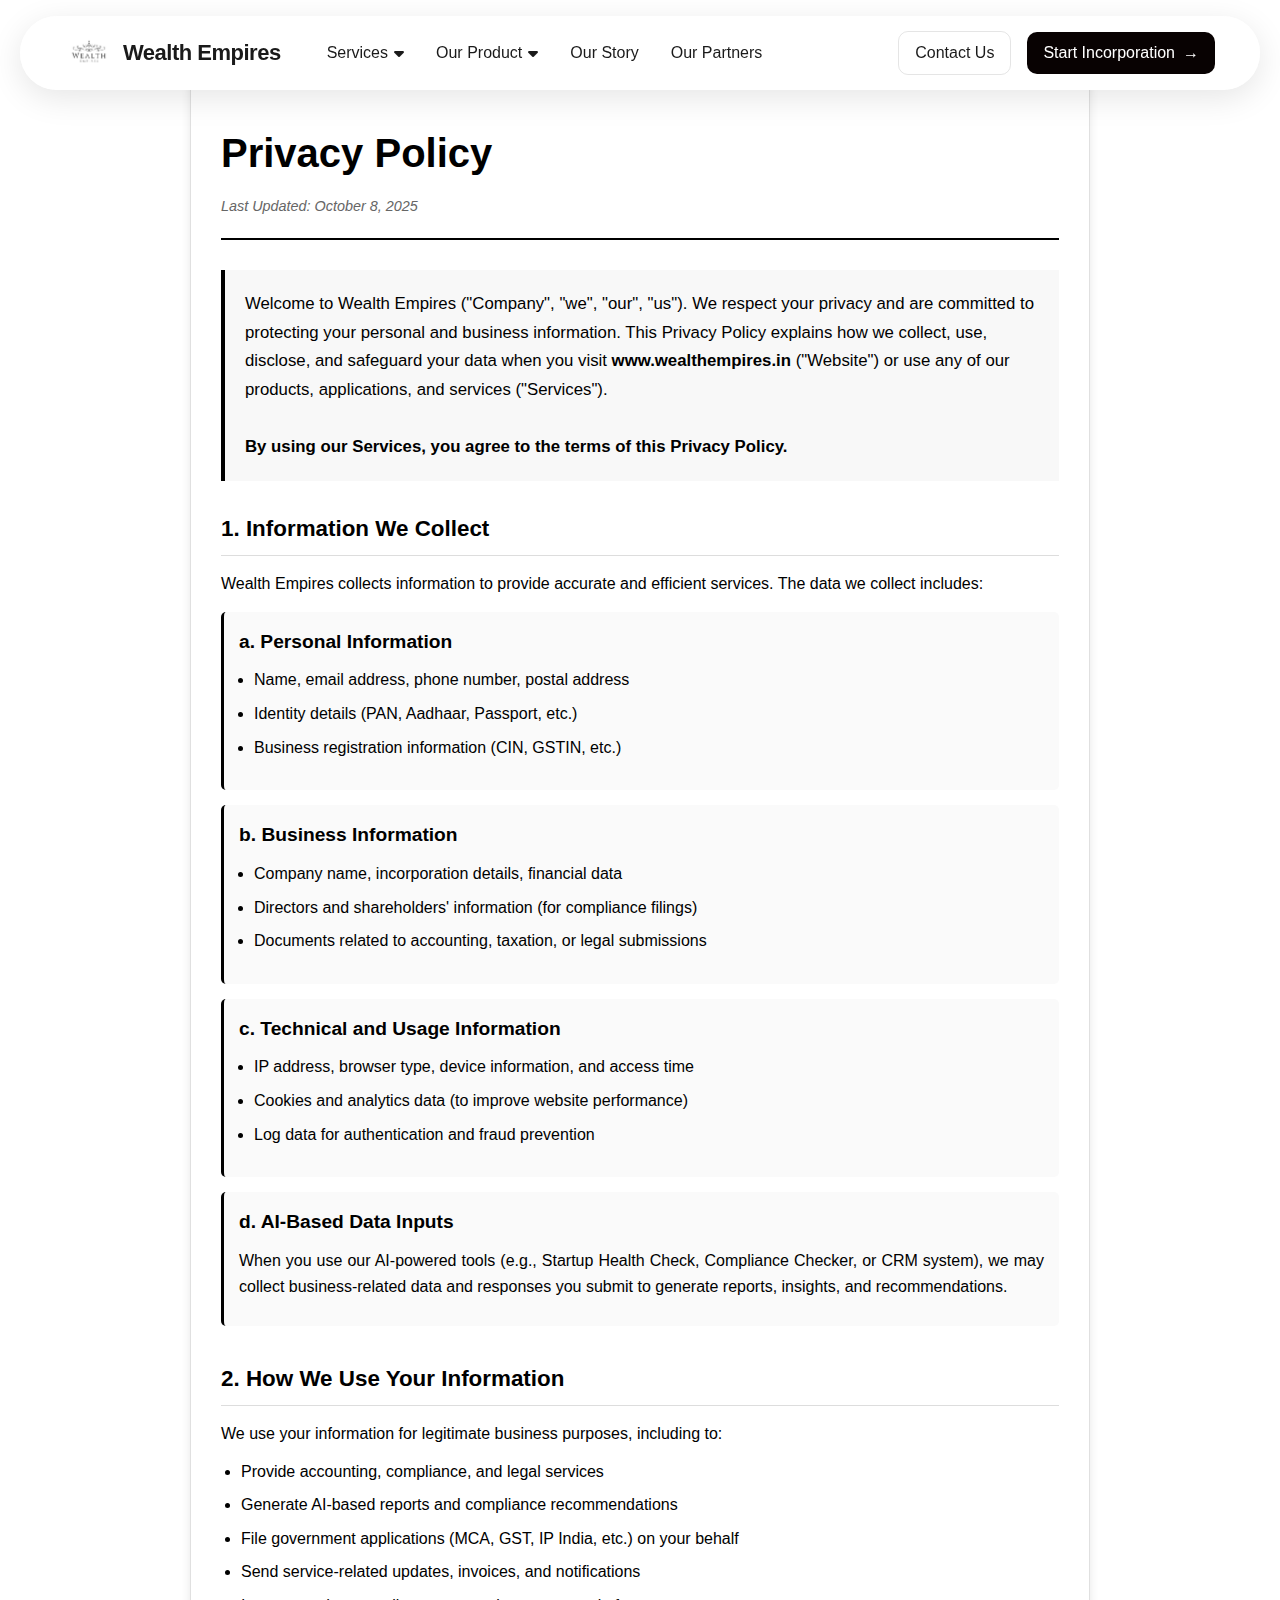
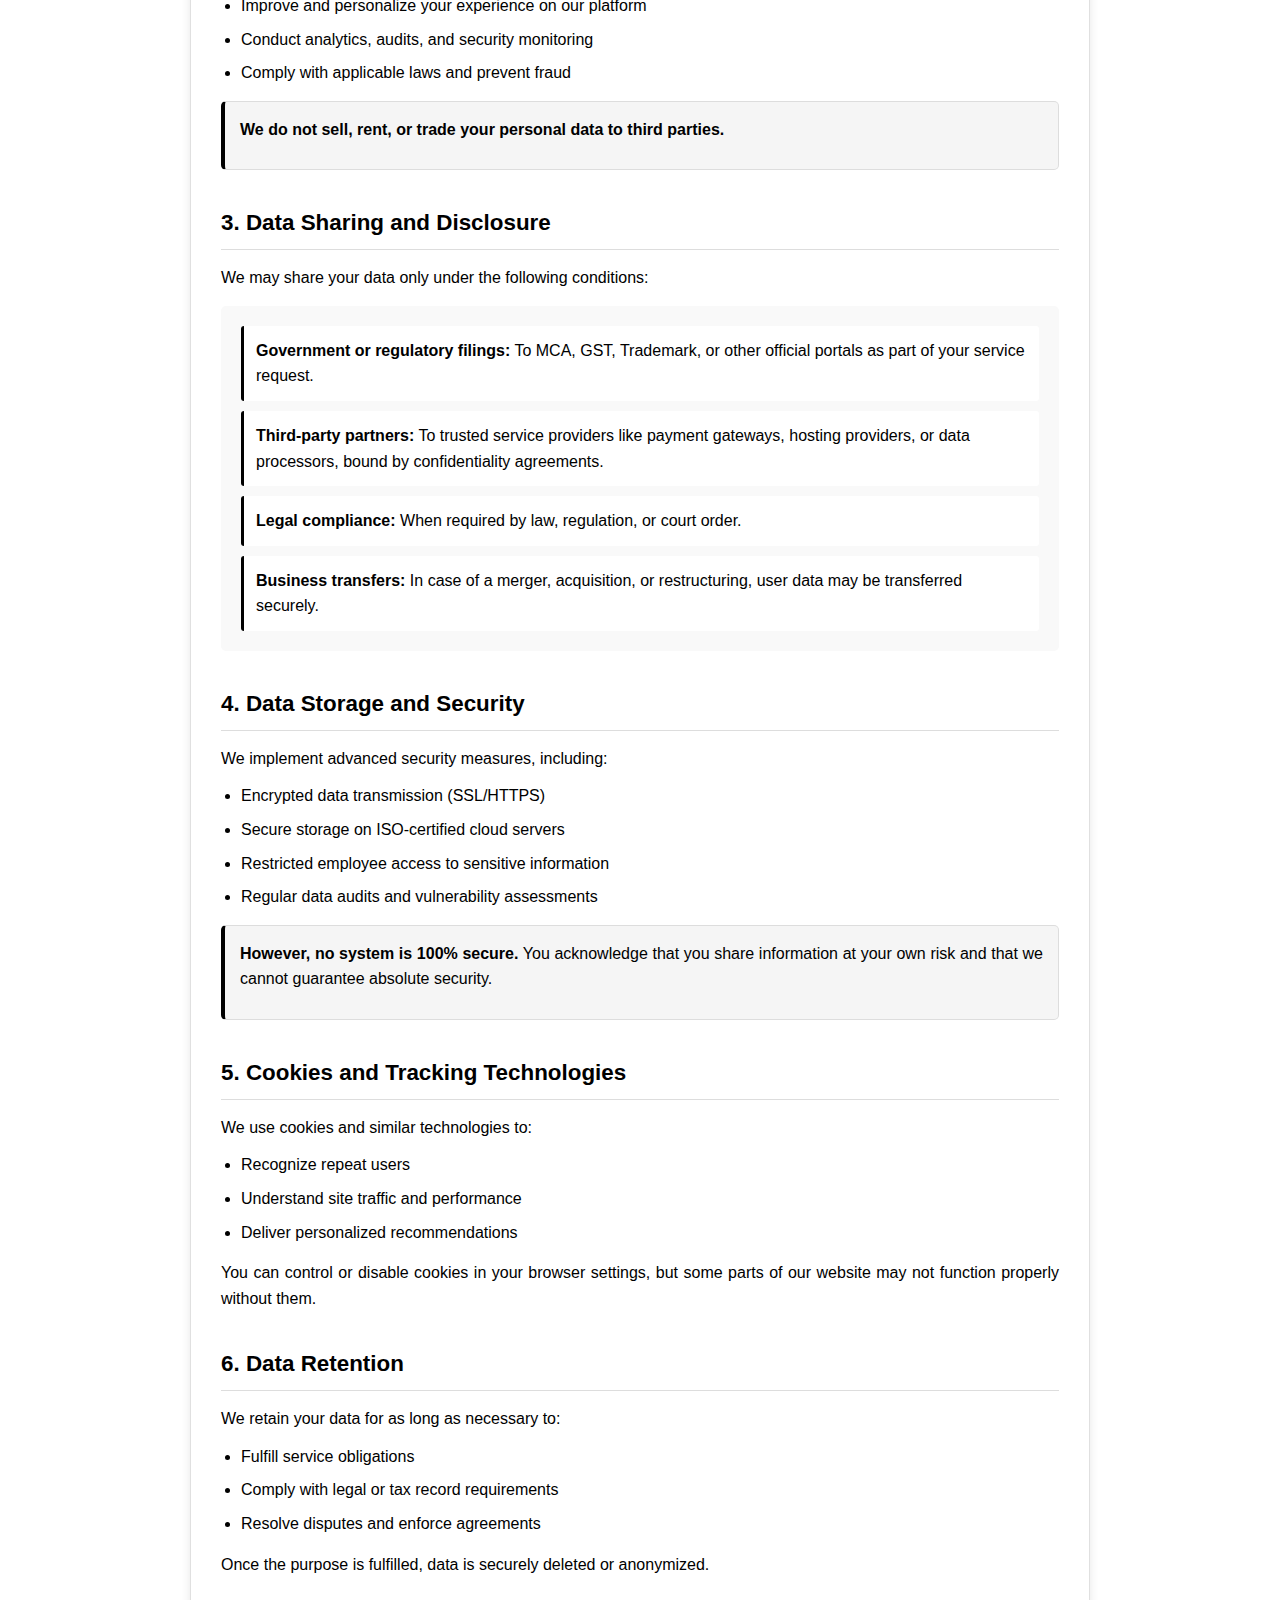
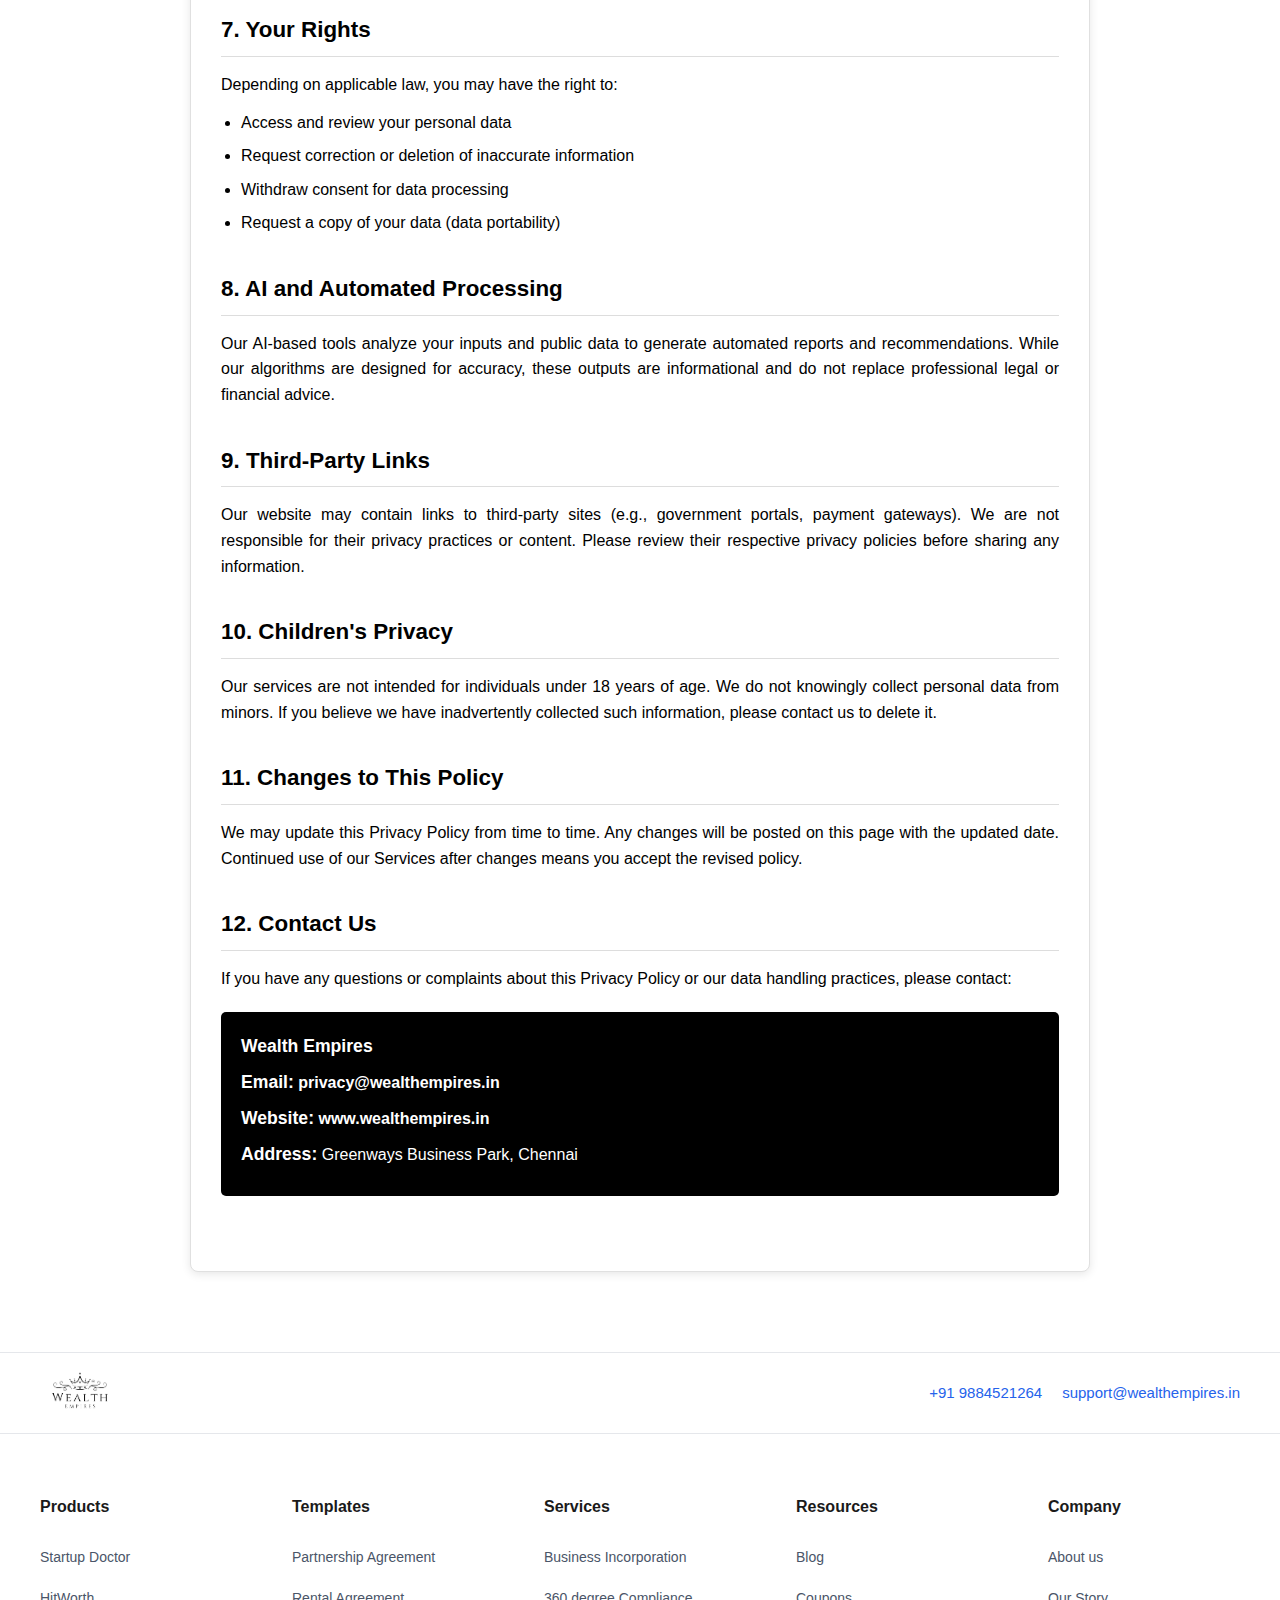
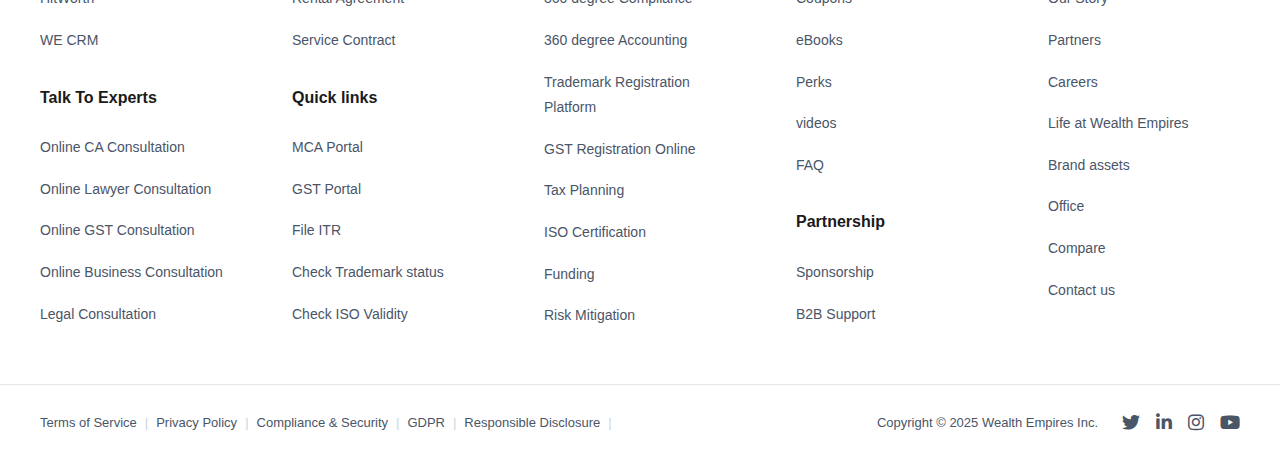
<file: Privacy Policy.html>
<!DOCTYPE html>
<html lang="en">

<head>
    <meta charset="UTF-8">
    <meta name="viewport" content="width=device-width, initial-scale=1.0">
    <title>Privacy Policy</title>
    <link rel="icon" type="image/jpeg" href="Wealth Empires.jpg">
    <link rel="shortcut icon" type="image/jpeg" href="Wealth Empires.jpg">
    <link rel="stylesheet" href="styles.css?v=2">
    <link rel="stylesheet" href="https://cdnjs.cloudflare.com/ajax/libs/font-awesome/6.5.2/css/all.min.css">
</head>

<body>
    <div class="nav-overlay" id="navOverlay"></div>
    <header>
        <div class="nav-container">
            <nav>
                <div class="logo">
                    <a href="index.html"
                        style="text-decoration: none; color: inherit; display: flex; align-items: center; gap: 10px;">
                        <img src="Wealth Empires.jpg" alt="Wealth Empires Logo"
                            style="height: 48px; width: auto; border-radius: 8px;">
                        <div class="logo-text">Wealth Empires</div>
                    </a>
                </div>
                <div class="hamburger" id="hamburger">
                    <span></span>
                    <span></span>
                    <span></span>
                </div>
                <ul class="nav-links" id="navLinks">
                    <li class="dropdown">
                        <a href="#" class="dropdown-toggle">Services <i class="fa-solid fa-caret-down"></i></a>
                        <div class="dropdown-menu">
                            <a href="incorporation.html" class="dropdown-item">
                                <span>Incorporation</span>
                            </a>
                            <a href="360-compliance.html" class="dropdown-item">
                                <span>360° Compliance</span>
                            </a>
                            <a href="trademark.html" class="dropdown-item">
                                <span>Trademark</span>
                            </a>
                            <a href="taxes.html" class="dropdown-item">
                                <span>Taxes</span>
                            </a>

                        </div>
                    </li>
                    <li class="dropdown">
                        <a href="#" class="dropdown-toggle">Our Product <i class="fa-solid fa-caret-down"></i></a>
                        <div class="dropdown-menu">
                            <a href="https://aistartupdoctor.com/" class="dropdown-item">
                                <span>Startup Doctor</span>
                            </a>
                            <a href="https://hitworth.wealthempires.in" class="dropdown-item">
                                <span>HitWorth</span>
                            </a>
                        </div>
                    </li>
                    <li><a href="our-story.html">Our Story</a></li>
                    <li><a href="our-partner.html">Our Partners</a></li>
                    <li class="header-buttons-li">
                        <div class="header-buttons">
                            <a href="contact.html" class="btn-demo">Contact Us</a>
                            <a href="https://crm.wealthempires.in/" class="btn-primary" style="color: white;">Start
                                Incorporation</a>
                        </div>
                    </li>
                </ul>

            </nav>
        </div>
    </header>
    <script>
        // Smooth scrolling for navigation links
        document.querySelectorAll('a[href^="#"]').forEach(anchor => {
            anchor.addEventListener('click', function (e) {
                e.preventDefault();
                const target = document.querySelector(this.getAttribute('href'));
                if (target) {
                    target.scrollIntoView({
                        behavior: 'smooth',
                        block: 'start'
                    });
                }
            });
        });

        // Add scroll effect to header
        window.addEventListener('scroll', function () {
            const header = document.querySelector('header');
            if (window.scrollY > 100) {
                header.style.background = 'rgba(255, 255, 255, 0.95)';
                header.style.backdropFilter = 'blur(10px)';
            } else {
                header.style.background = '#fff';
                header.style.backdropFilter = 'none';
            }
        });
    </script>

    <!-- Privacy Policy Content Section -->
    <div class="privacy-container" ">
        <div class="privacy-header">
            <h1>Privacy Policy</h1>
            <p class="last-updated">Last Updated: October 8, 2025</p>
        </div>

        <div class="privacy-intro">
            Welcome to Wealth Empires ("Company", "we", "our", "us"). We respect your privacy and are committed to protecting your personal and business information. This Privacy Policy explains how we collect, use, disclose, and safeguard your data when you visit <strong>www.wealthempires.in</strong> ("Website") or use any of our products, applications, and services ("Services").
            <br><br>
            <strong>By using our Services, you agree to the terms of this Privacy Policy.</strong>
        </div>

        <div class="section">
            <h2>1. Information We Collect</h2>
            <p>Wealth Empires collects information to provide accurate and efficient services. The data we collect includes:</p>
            
            <div class="subsection">
                <h3>a. Personal Information</h3>
                <ul>
                    <li>Name, email address, phone number, postal address</li>
                    <li>Identity details (PAN, Aadhaar, Passport, etc.)</li>
                    <li>Business registration information (CIN, GSTIN, etc.)</li>
                </ul>
            </div>

            <div class="subsection">
                <h3>b. Business Information</h3>
                <ul>
                    <li>Company name, incorporation details, financial data</li>
                    <li>Directors and shareholders' information (for compliance filings)</li>
                    <li>Documents related to accounting, taxation, or legal submissions</li>
                </ul>
            </div>

            <div class="subsection">
                <h3>c. Technical and Usage Information</h3>
                <ul>
                    <li>IP address, browser type, device information, and access time</li>
                    <li>Cookies and analytics data (to improve website performance)</li>
                    <li>Log data for authentication and fraud prevention</li>
                </ul>
            </div>

            <div class="subsection">
                <h3>d. AI-Based Data Inputs</h3>
                <p>When you use our AI-powered tools (e.g., Startup Health Check, Compliance Checker, or CRM system), we may collect business-related data and responses you submit to generate reports, insights, and recommendations.</p>
            </div>
        </div>

        <div class="section">
            <h2>2. How We Use Your Information</h2>
            <p>We use your information for legitimate business purposes, including to:</p>
            <ul>
                <li>Provide accounting, compliance, and legal services</li>
                <li>Generate AI-based reports and compliance recommendations</li>
                <li>File government applications (MCA, GST, IP India, etc.) on your behalf</li>
                <li>Send service-related updates, invoices, and notifications</li>
                <li>Improve and personalize your experience on our platform</li>
                <li>Conduct analytics, audits, and security monitoring</li>
                <li>Comply with applicable laws and prevent fraud</li>
            </ul>
            <div class="highlight-box">
                <p><strong>We do not sell, rent, or trade your personal data to third parties.</strong></p>
            </div>
        </div>

        <div class="section">
            <h2>3. Data Sharing and Disclosure</h2>
            <p>We may share your data only under the following conditions:</p>
            <div class="sharing-list">
                <div class="sharing-item">
                    <strong>Government or regulatory filings:</strong> To MCA, GST, Trademark, or other official portals as part of your service request.
                </div>
                <div class="sharing-item">
                    <strong>Third-party partners:</strong> To trusted service providers like payment gateways, hosting providers, or data processors, bound by confidentiality agreements.
                </div>
                <div class="sharing-item">
                    <strong>Legal compliance:</strong> When required by law, regulation, or court order.
                </div>
                <div class="sharing-item">
                    <strong>Business transfers:</strong> In case of a merger, acquisition, or restructuring, user data may be transferred securely.
                </div>
            </div>
        </div>

        <div class="section">
            <h2>4. Data Storage and Security</h2>
            <p>We implement advanced security measures, including:</p>
            <ul>
                <li>Encrypted data transmission (SSL/HTTPS)</li>
                <li>Secure storage on ISO-certified cloud servers</li>
                <li>Restricted employee access to sensitive information</li>
                <li>Regular data audits and vulnerability assessments</li>
            </ul>
            <div class="highlight-box">
                <p><strong>However, no system is 100% secure.</strong> You acknowledge that you share information at your own risk and that we cannot guarantee absolute security.</p>
            </div>
        </div>

        <div class="section">
            <h2>5. Cookies and Tracking Technologies</h2>
            <p>We use cookies and similar technologies to:</p>
            <ul>
                <li>Recognize repeat users</li>
                <li>Understand site traffic and performance</li>
                <li>Deliver personalized recommendations</li>
            </ul>
            <p>You can control or disable cookies in your browser settings, but some parts of our website may not function properly without them.</p>
        </div>

        <div class="section">
            <h2>6. Data Retention</h2>
            <p>We retain your data for as long as necessary to:</p>
            <ul>
                <li>Fulfill service obligations</li>
                <li>Comply with legal or tax record requirements</li>
                <li>Resolve disputes and enforce agreements</li>
            </ul>
            <p>Once the purpose is fulfilled, data is securely deleted or anonymized.</p>
        </div>

        <div class="section">
            <h2>7. Your Rights</h2>
            <p>Depending on applicable law, you may have the right to:</p>
            <ul>
                <li>Access and review your personal data</li>
                <li>Request correction or deletion of inaccurate information</li>
                <li>Withdraw consent for data processing</li>
                <li>Request a copy of your data (data portability)</li>
            </ul>
           
        </div>

        <div class="section">
            <h2>8. AI and Automated Processing</h2>
            <p>Our AI-based tools analyze your inputs and public data to generate automated reports and recommendations. While our algorithms are designed for accuracy, these outputs are informational and do not replace professional legal or financial advice.</p>
        </div>

        <div class="section">
            <h2>9. Third-Party Links</h2>
            <p>Our website may contain links to third-party sites (e.g., government portals, payment gateways). We are not responsible for their privacy practices or content. Please review their respective privacy policies before sharing any information.</p>
        </div>

        <div class="section">
            <h2>10. Children's Privacy</h2>
            <p>Our services are not intended for individuals under 18 years of age. We do not knowingly collect personal data from minors. If you believe we have inadvertently collected such information, please contact us to delete it.</p>
        </div>

        <div class="section">
            <h2>11. Changes to This Policy</h2>
            <p>We may update this Privacy Policy from time to time. Any changes will be posted on this page with the updated date. Continued use of our Services after changes means you accept the revised policy.</p>
        </div>

        <div class="section">
            <h2>12. Contact Us</h2>
            <p>If you have any questions or complaints about this Privacy Policy or our data handling practices, please contact:</p>
            <div class="contact-info">
                <div class="contact-details">
                    <p><strong>Wealth Empires</strong></p>
                    <p><strong>Email:</strong> <a href="mailto:privacy@wealthempires.in" class="email-link" style="color: #ffffff;">privacy@wealthempires.in</a></p>
                    <p><strong>Website:</strong> <a href="https://www.wealthempires.in" class="email-link" style="color: #ffffff;" target="_blank">www.wealthempires.in</a></p>
                    <p><strong>Address:</strong> <span style="color: #ffffff;">Greenways Business Park, Chennai</span></p>
                </div>
            </div>
        </div>
    </div>

    <style>
        body {
            background-color: #ffffff;
            color: #000000;
            font-family: -apple-system, BlinkMacSystemFont, 'Segoe UI', 'Helvetica Neue', Arial, sans-serif;
            line-height: 1.6;
        }

        .privacy-container {
            max-width: 900px;
            margin: 80px auto;
            padding: 40px 30px;
            background: #ffffff;
            border: 1px solid #e0e0e0;
            border-radius: 8px;
            box-shadow: 0 2px 10px rgba(0, 0, 0, 0.1);
        }

        .privacy-header {
            text-align: left;
            margin-bottom: 30px;
            padding-bottom: 20px;
            border-bottom: 2px solid #000000;
        }

        .privacy-header h1 {
            font-size: 2.5rem;
            font-weight: 700;
            color: #000000;
            margin-bottom: 10px;
        }

        .last-updated {
            font-size: 0.9rem;
            color: #666666;
            font-style: italic;
        }

        .privacy-intro {
            background: #f8f8f8;
            padding: 20px;
            border-left: 4px solid #000000;
            margin-bottom: 30px;
            font-size: 1.05rem;
            line-height: 1.7;
        }

        .section {
            margin-bottom: 35px;
        }

        .section h2 {
            font-size: 1.4rem;
            font-weight: 600;
            color: #000000;
            margin-bottom: 15px;
            padding-bottom: 8px;
            border-bottom: 1px solid #ddd;
        }

        .section h3 {
            font-size: 1.2rem;
            font-weight: 600;
            color: #000000;
            margin-bottom: 12px;
            margin-top: 20px;
        }

        .section p {
            margin-bottom: 12px;
            text-align: justify;
        }

        .section ul {
            margin-left: 20px;
            margin-bottom: 15px;
        }

        .section li {
            margin-bottom: 8px;
            list-style-type: disc;
        }

        .subsection {
            background: #fafafa;
            padding: 15px;
            border-radius: 5px;
            margin: 15px 0;
            border-left: 3px solid #000000;
        }

        .subsection h3 {
            color: #000000;
            font-weight: 600;
            margin-top: 0;
            margin-bottom: 10px;
        }

        .subsection ul {
            margin-left: 15px;
        }

        .sharing-list {
            background: #f9f9f9;
            padding: 20px;
            border-radius: 5px;
            margin: 15px 0;
        }

        .sharing-item {
            background: #ffffff;
            padding: 12px;
            margin-bottom: 10px;
            border-left: 3px solid #000000;
            border-radius: 3px;
        }

        .sharing-item:last-child {
            margin-bottom: 0;
        }

        .sharing-item strong {
            color: #000000;
            font-weight: 600;
        }

        .contact-info {
            background: #000;
            padding: 20px;
            border-radius: 5px;
            margin: 20px 0;
            text-align: center;
        }

        .contact-info strong {
            font-size: 1.1rem;
            color: #ffffff;
        }

        .contact-details {
            text-align: left;
        }

        .contact-details p {
            margin-bottom: 8px;
        }

        .email-link {
            color: #0066cc;
            text-decoration: none;
            font-weight: 600;
        }

        .email-link:hover {
            text-decoration: underline;
        }

        .highlight-box {
            background: #f5f5f5;
            border: 1px solid #ddd;
            padding: 15px;
            border-radius: 5px;
            margin: 15px 0;
            border-left: 4px solid #000000;
        }

        .highlight-box strong {
            color: #000000;
        }

        @media (max-width: 768px) {
            .privacy-container {
                margin: 20px;
                padding: 20px 15px;
            }

            .privacy-header h1 {
                font-size: 2rem;
            }

            .section {
                margin-bottom: 25px;
            }

            .subsection {
                padding: 12px;
            }

            .sharing-item {
                padding: 10px;
            }
        }
    </style>

     <!-- Footer -->
    <style>
        @media (max-width: 768px) {
            /* Stack header items vertically */
            .footer-header-content {
                flex-direction: column;
                gap: 20px;
            }

            .header-divider {
                display: none;
            }

            /* Perfect accordion-style footer content */
            .footer-content {
                flex-direction: column;
                padding: 0 20px;
                gap: 0;
            }

            .footer-column {
                margin-bottom: 0;
                border-bottom: 1px solid #f0f0f0;
            }

            .footer-column:last-child {
                border-bottom: none;
            }

            /* Dropdown header styling - matches reference */
            .footer-column h3 {
                margin: 0;
                padding: 18px 0;
                font-size: 16px;
                font-weight: 500;
                color: #333;
                cursor: pointer;
                position: relative;
                display: flex;
                justify-content: space-between;
                align-items: center;
                background: #fff;
                transition: all 0.3s ease;
                text-align: left;
            }

            .footer-column h3:hover {
                background: #f8f9fa;
            }

            /* Dropdown arrow */
            .footer-column h3::after {
                content: '▼';
                font-size: 12px;
                color: #999;
                transform: rotate(0deg);
                transition: transform 0.3s ease;
            }

            .footer-column h3.active::after {
                transform: rotate(180deg);
            }

            /* Dropdown content */
            .footer-column ul {
                max-height: 0;
                overflow: hidden;
                transition: max-height 0.3s ease;
                margin: 0;
                padding: 0;
                list-style: none;
                background: #fff;
            }

            .footer-column ul.active {
                max-height: 500px;
                padding: 0 0 20px 0;
            }

            .footer-column ul li {
                margin: 0;
                padding: 8px 0;
            }

            .footer-column ul li a {
                color: #666;
                text-decoration: none;
                font-size: 14px;
                display: block;
                transition: color 0.2s ease;
                text-align: left;
            }

            .footer-column ul li a:hover {
                color: #2563eb;
            }

            /* Hide secondary headings (Templates, Partnership, Quick links) on mobile */
            .footer-column h3[style*="margin-top"] {
                display: none;
            }

            /* Stack bottom links and social media vertically */
            .footer-bottom-content {
                flex-direction: column-reverse;
                gap: 20px;
                text-align: center;
            }

            .footer-links {
                display: flex;
                flex-direction: column;
                gap: 10px;
            }

            .footer-links span {
                display: none;
            }

            .footer-right {
                flex-direction: column;
                gap: 15px;
            }
        }
    </style>
    <footer class="footer-container">
        <!-- Top Header Section -->
        <div class="footer-header">
            <div class="footer-header-content">
                <div class="logo-section">
                    <img src="Wealth Empires.jpg" alt="Wealth Empires" class="footer-logo">
                </div>
                <div class="header-divider">
                    <div class="contact-section">
                        <a href="tel:+919884521264" class="support-email">+91 9884521264</a>
                    </div>
                    <div class="mail-support" style="transform: translateY(-1px) !important;">
                        <a href="mailto:support@wealthempires.in" class="support-email">
                            support@wealthempires.in
                        </a>
                    </div>
                </div>
            </div>
        </div>
        <style>
            .mail-support{
            
            padding-left: 1rem;
            border-left: #1a6ec4 1px solid;
        }
                .header-divider {
                    display: flex;
                    flex-direction: row;
                    gap: 20px;
                }

    /* Tablet and smaller */
    @media (max-width: 768px) {
        .header-divider {
            flex-direction: column;
            gap: 12px;
        }
    }
    .mail-support{
            
            padding-left: 0rem;
            border-left: #1a6ec4 0px solid;
        }
    /* Mobile */
    @media (max-width: 480px) {
        .header-divider {
            gap: 8px;
            flex-wrap: wrap;
        }
    }

        </style>

        <div class="footer-content">
            <div class="footer-column">
                <h3>Products</h3>
                <ul>
                    <li><a href="https://aistartupdoctor.com/">Startup Doctor</a></li>
                    <li><a href="https://hitworth.wealthempires.in">HitWorth</a></li>
                    <li><a href="https://crm.wealthempires.in">WE CRM</a></li>
                </ul>
                <h3 style="margin-top: 32px;">Talk To Experts</h3>
                <ul>
                    <li><a href="https://wealthempires.in/contact.html">Online CA Consultation</a></li>
                    <li><a href="https://wealthempires.in/contact.html">Online Lawyer Consultation</a></li>
                    <li><a href="https://wealthempires.in/contact.html">Online GST Consultation</a></li>
                    <li><a href="https://wealthempires.in/contact.html">Online Business Consultation</a></li>
                    <li><a href="https://wealthempires.in/contact.html">Legal Consultation</a></li>
                </ul>
            </div>

            <div class="footer-column">
                <h3>Templates</h3>
                <ul>
                    <li><a href="#">Partnership Agreement</a></li>
                    <li><a href="#">Rental Agreement</a></li>
                    <li><a href="#">Service Contract</a></li>
                </ul>
                <h3 style="margin-top: 32px;">Quick links</h3>
                <ul>
                    <li><a href="https://www.mca.gov.in/content/mca/global/en/home.html">MCA Portal</a></li>
                    <li><a href="https://www.gst.gov.in/">GST Portal</a></li>
                    <li><a href="https://wealthempires.in/contact.html">File ITR</a></li>
                    <li><a href="https://tmrsearch.ipindia.gov.in/estatus">Check Trademark status</a></li>
                    <li><a href="https://uasl.uk.com/certifiedorganization/">Check ISO Validity</a></li>
                </ul>
            </div>

            <div class="footer-column">
                <h3>Services</h3>
                <ul>
                    <li><a href="https://wealthempires.in/incorporation.html">Business Incorporation </a></li>
                    <li><a href="https://wealthempires.in/360-compliance.html">360 degree Compliance</a></li>
                    <li><a href="https://wealthempires.in/360-compliance.html">360 degree Accounting </a></li>
                    <li><a href="https://wealthempires.in/trademark.html">Trademark Registration Platform </a></li>
                    <li><a href="https://wealthempires.in/taxes.html">GST Registration Online</a></li>
                    <li><a href="https://wealthempires.in/taxes.html">Tax Planning</a></li>
                    <li><a href="https://wealthempires.in/contact.html">ISO Certification</a></li>
                    <li><a href="https://wealthempires.in/contact.html">Funding</a></li>
                    <li><a href="https://wealthempires.in/contact.html">Risk Mitigation</a></li>

                </ul>
            </div>

            <div class="footer-column">
                <h3>Resources</h3>
                <ul>
                    <li><a href="https://wealthempires.medium.com/">Blog</a></li>
                    <li><a href="https://freshbooks.in">Coupons</a></li>
                    <li><a href="https://wealthempires.medium.com/">eBooks</a></li>
                    <li><a href="#perks">Perks</a></li>
                    <li><a href="https://www.youtube.com/@thewealthempires">videos</a></li>
                    <li><a href="https://wealthempires.in/contact.html">FAQ</a></li>
                </ul>
                <h3 style="margin-top: 32px;">Partnership</h3>
                <ul>
                    <li><a href="https://wealthempires.in/contact.html">Sponsorship</a></li>
                    <li><a href="https://wealthempires.in/contact.html">B2B Support</a></li>
                </ul>
            </div>

            <div class="footer-column">
                <h3>Company</h3>
                <ul>
                    <li><a href="https://wealthempires.in/our-story.html">About us</a></li>
                    <li><a href="https://wealthempires.in/our-story.html">Our Story</a></li>
                    <li><a href="https://wealthempires.in/our-partner.html">Partners</a></li>
                    <li><a href="https://www.linkedin.com/company/wealthempires">Careers</a></li>
                    <li><a href="https://wealthempires.in/our-story.html">Life at Wealth Empires</a></li>
                    <li><a href="https://wealthempires.in/our-story.html">Brand assets</a></li>
                    <li><a href="https://wealthempires.in/our-story.html">Office</a></li>
                    <li><a href="https://wealthempires.in/compare.html">Compare</a></li>
                    <li><a href="https://wealthempires.in/contact.html">Contact us</a></li>
                </ul>
            </div>
        </div>

        <div class="footer-bottom">
            <div class="footer-bottom-content">
                <div class="footer-links">
                    <a href="Terms of Service.html">Terms of Service</a>
                    <span>|</span>
                    <a href="Privacy Policy.html">Privacy Policy</a>
                    <span>|</span>
                    <a href="gdpr.html">Compliance & Security</a>
                    <span>|</span>
                    <a href="gdpr.html">GDPR</a>
                    <span>|</span>
                    <a href="Responsible Disclosure Policy.html">Responsible Disclosure</a>
                    <span>|</span>
                </div>

                <div class="footer-right">
                    <div class="copyright">
                        Copyright © 2025 Wealth Empires Inc.
                    </div>
                    <div class="social-links">
                        <a href="https://x.com/wewealthempires" aria-label="Twitter"><i class="fab fa-twitter"></i></a>
                        <a href="https://www.linkedin.com/company/wealthempires" aria-label="LinkedIn"><i
                                class="fab fa-linkedin-in"></i></a>
                        <a href="https://instagram.com/thewealthempires" aria-label="Instagram"><i
                                class="fab fa-instagram"></i></a>
                        <a href="https://youtube.com/@thewealthempires" aria-label="YouTube"><i
                                class="fab fa-youtube"></i></a>
                    </div>
                </div>
            </div>
        </div>
    </footer>

    <script>
        // Mobile footer accordion functionality
        document.addEventListener('DOMContentLoaded', function() {
            // Only activate on mobile devices
            if (window.innerWidth <= 768) {
                initFooterAccordion();
            }
            
            // Reinitialize on window resize
            window.addEventListener('resize', function() {
                if (window.innerWidth <= 768) {
                    initFooterAccordion();
                } else {
                    resetFooterAccordion();
                }
            });
        });

        function initFooterAccordion() {
            const footerColumns = document.querySelectorAll('.footer-column');
            
            footerColumns.forEach(column => {
                const heading = column.querySelector('h3');
                const list = column.querySelector('ul');
                
                if (heading && list && !heading.hasAttribute('style')) {
                    // Initially collapse all sections
                    list.classList.remove('active');
                    heading.classList.remove('active');
                    
                    // Remove any existing click listeners
                    const newHeading = heading.cloneNode(true);
                    heading.parentNode.replaceChild(newHeading, heading);
                    
                    // Add click listener
                    newHeading.addEventListener('click', function() {
                        const newList = column.querySelector('ul');
                        const isActive = newList.classList.contains('active');
                        
                        // Close all other sections
                        footerColumns.forEach(otherColumn => {
                            const otherList = otherColumn.querySelector('ul');
                            const otherHeading = otherColumn.querySelector('h3');
                            if (otherList && otherHeading && !otherHeading.hasAttribute('style')) {
                                otherList.classList.remove('active');
                                otherHeading.classList.remove('active');
                            }
                        });
                        
                        // Toggle current section
                        if (!isActive) {
                            newList.classList.add('active');
                            newHeading.classList.add('active');
                        }
                    });
                }
            });
        }

        function resetFooterAccordion() {
            const footerColumns = document.querySelectorAll('.footer-column');
            
            footerColumns.forEach(column => {
                const heading = column.querySelector('h3');
                const list = column.querySelector('ul');
                
                if (heading && list) {
                    list.classList.remove('active');
                    heading.classList.remove('active');
                    
                    // Remove click listeners
                    const newHeading = heading.cloneNode(true);
                    heading.parentNode.replaceChild(newHeading, heading);
                }
            });
        }
    </script>
</body>

</html>
</file>
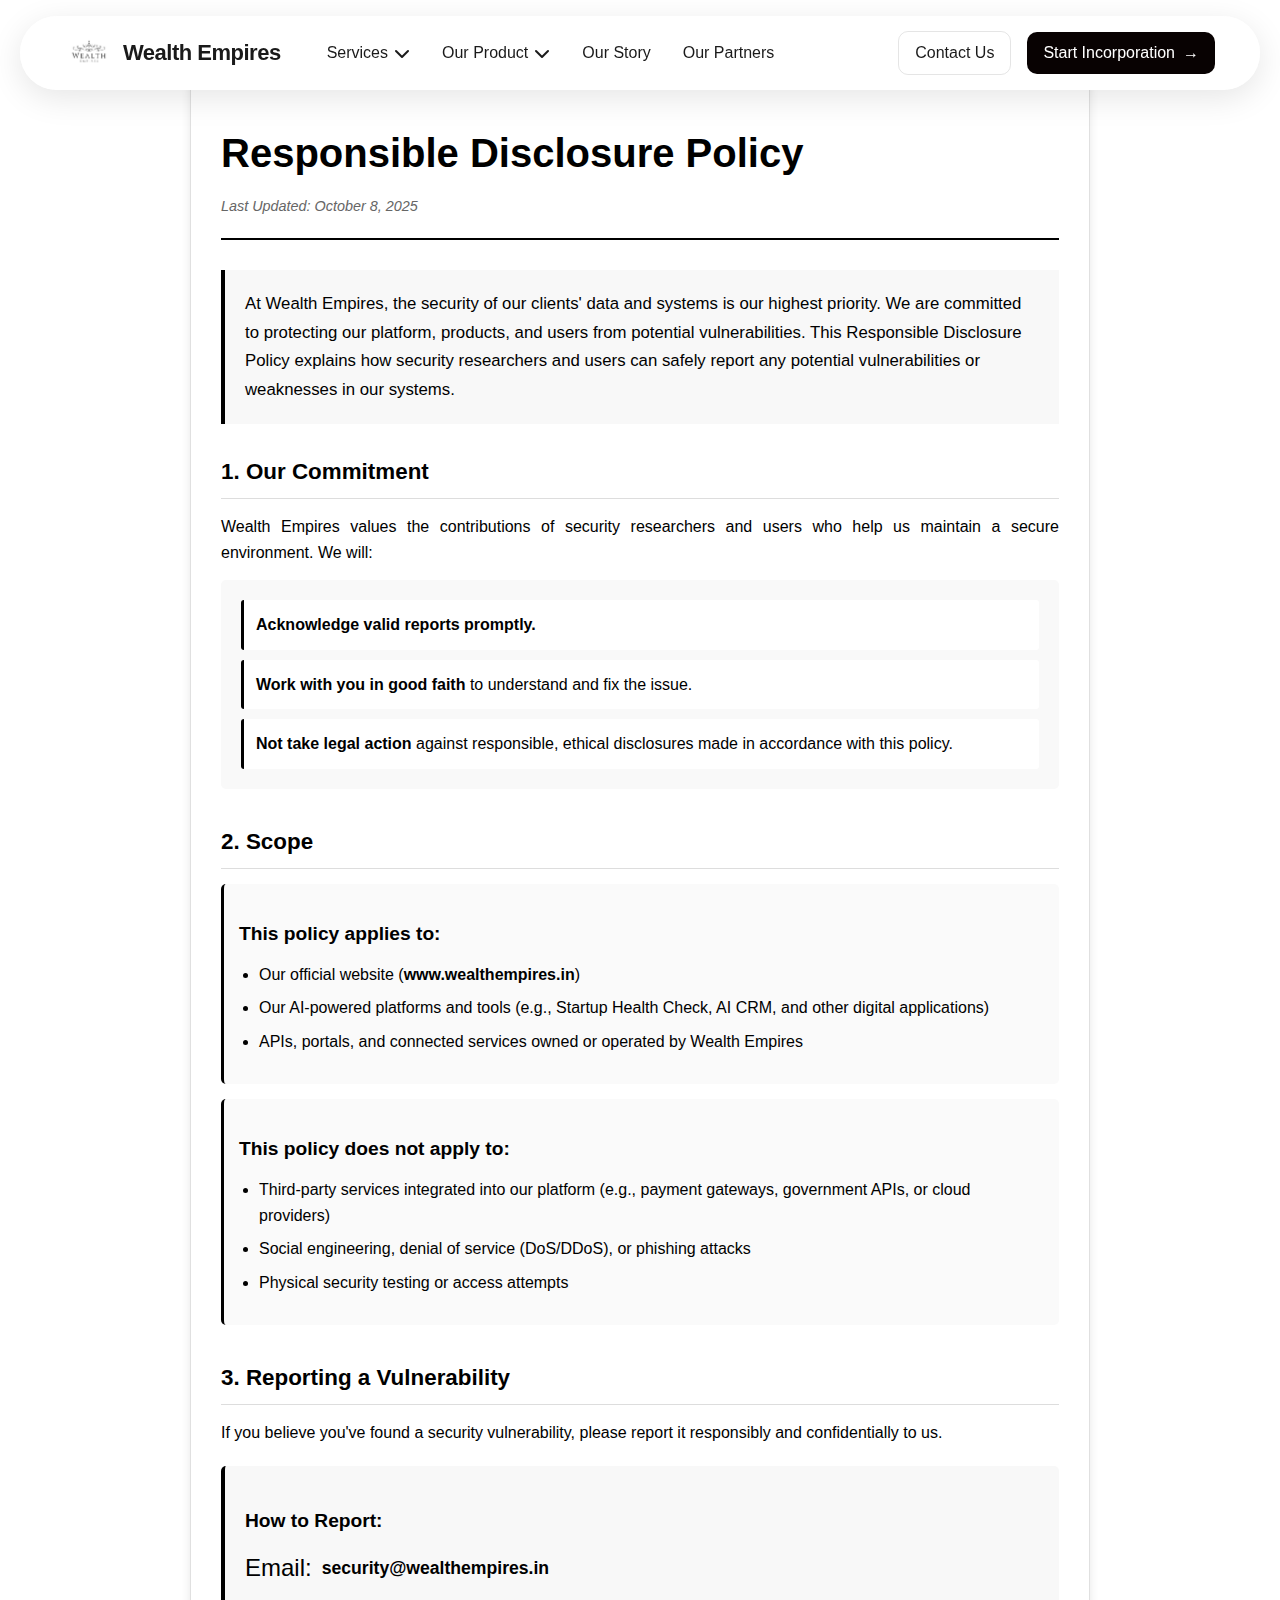
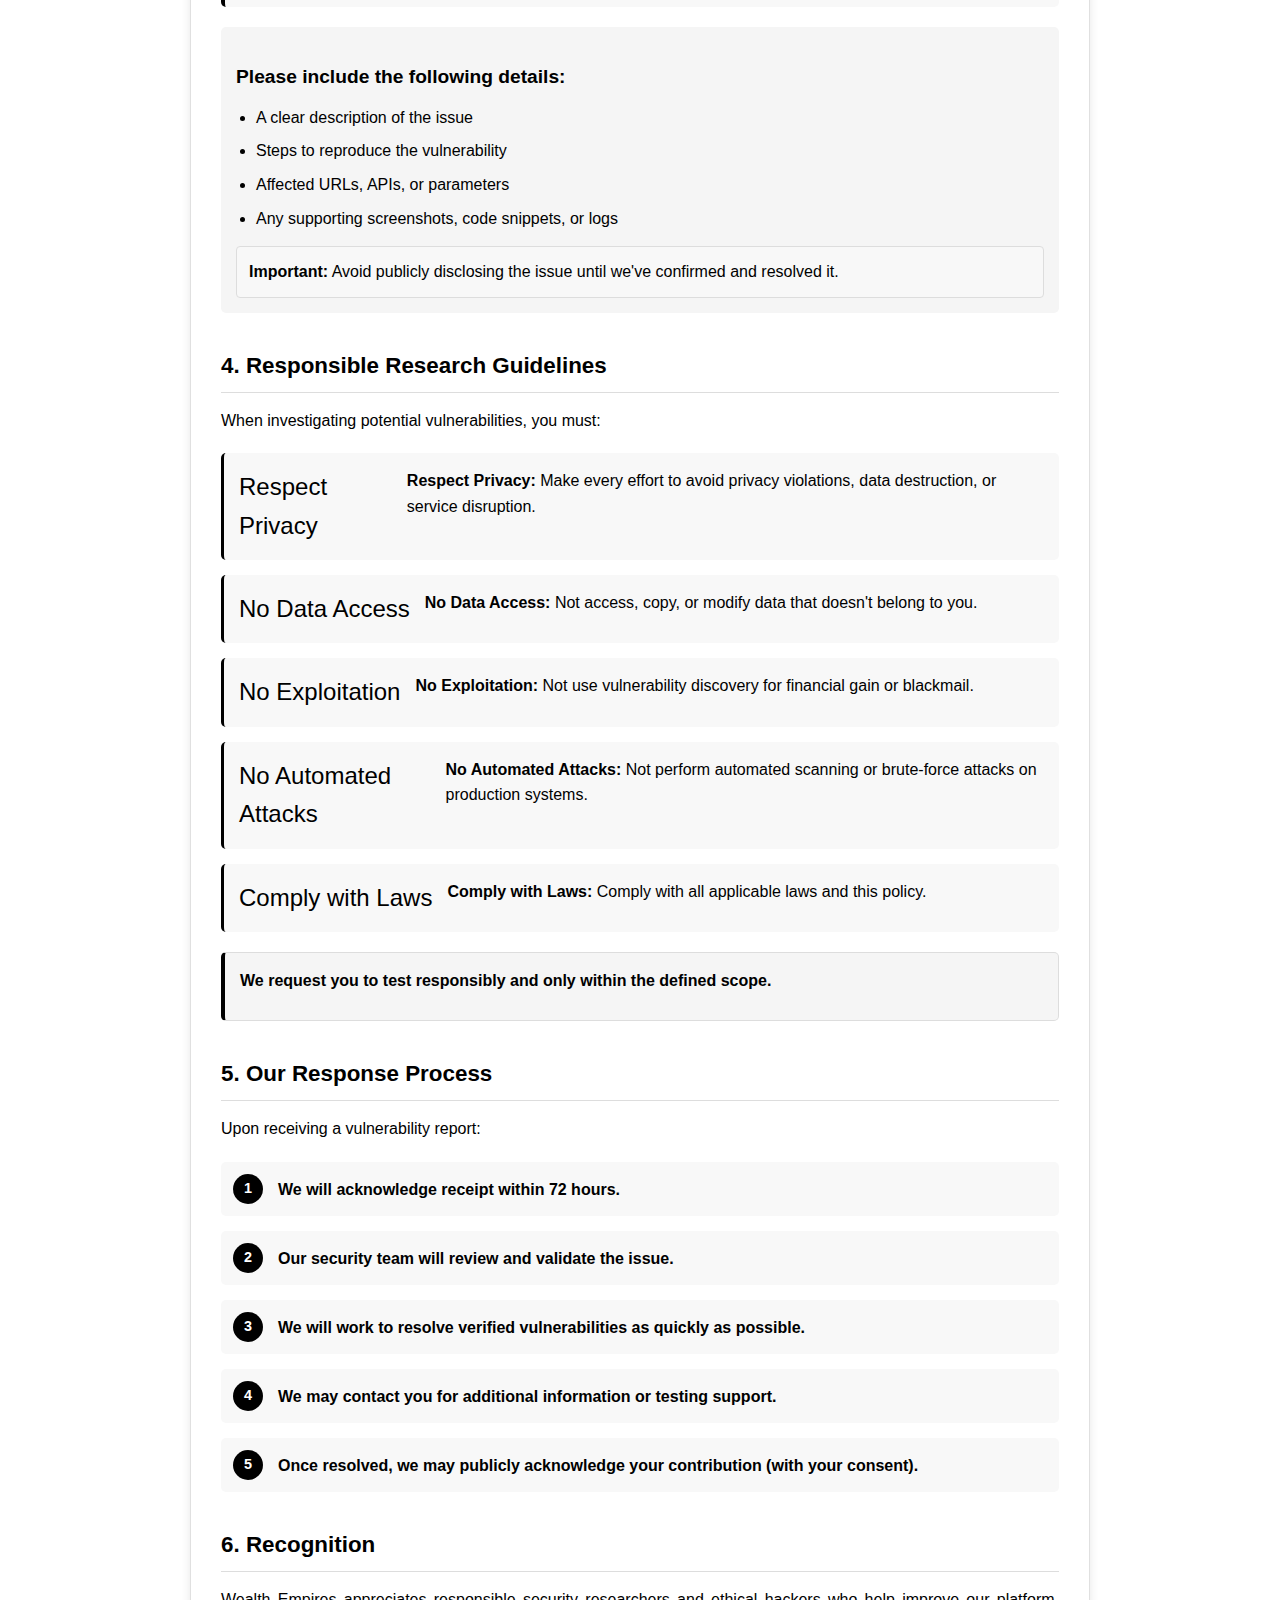
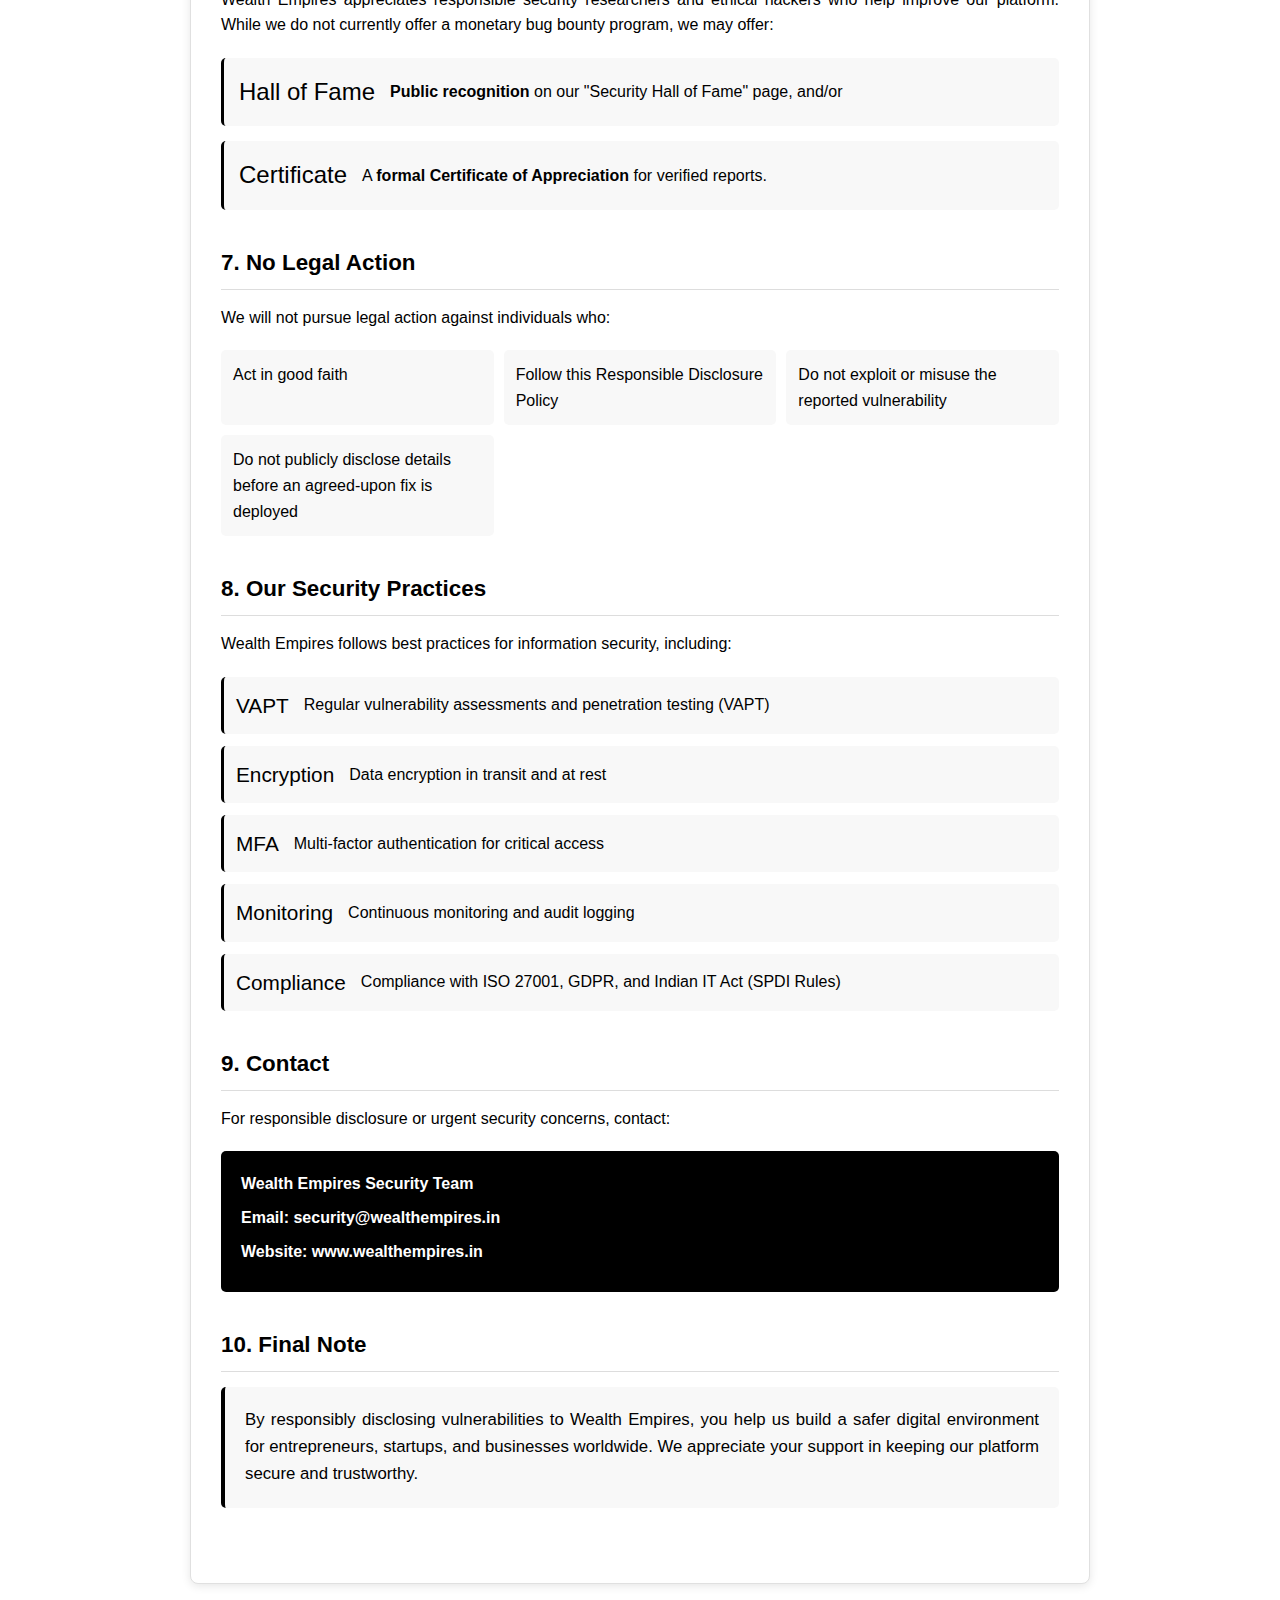
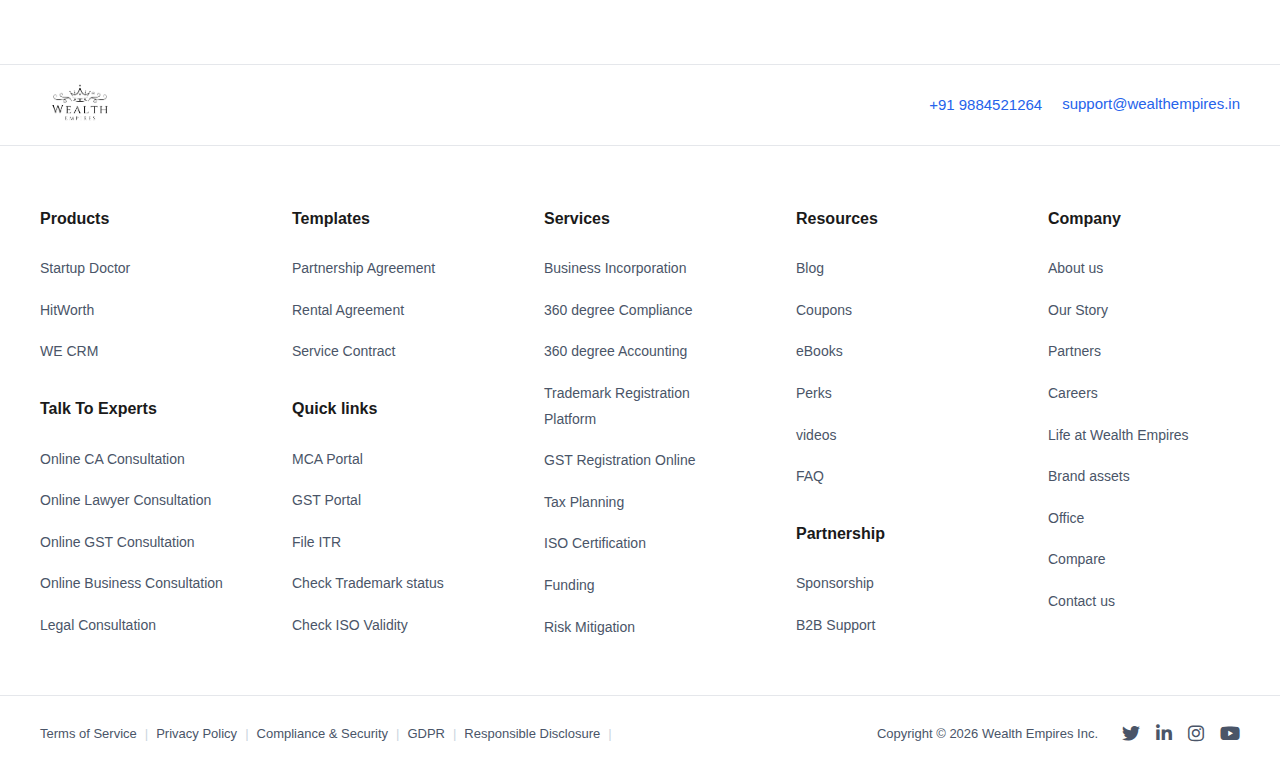
<file: Responsible Disclosure Policy.html>
<!DOCTYPE html>
<html lang="en">

<head>
    <meta charset="UTF-8">
    <meta name="viewport" content="width=device-width, initial-scale=1.0">
    <title>Responsible Disclosure Policy</title>
    <link rel="icon" type="image/jpeg" href="Wealth Empires.jpg">
    <link rel="shortcut icon" type="image/jpeg" href="Wealth Empires.jpg">
    <link rel="stylesheet" href="styles.css?v=2">
    <link rel="stylesheet" href="https://cdnjs.cloudflare.com/ajax/libs/font-awesome/6.5.2/css/all.min.css">
</head>

<body>
    <div class="nav-overlay" id="navOverlay"></div>
    <header>
        <div class="nav-container">
            <nav>
                <div class="logo">
                    <a href="index.html"
                        style="text-decoration: none; color: inherit; display: flex; align-items: center; gap: 10px;">
                        <img src="Wealth Empires.webp" alt="Wealth Empires Logo"
                            style="height: 48px; width: auto; border-radius: 8px;">
                        <div class="logo-text">Wealth Empires</div>
                    </a>
                </div>
                <div class="hamburger" id="hamburger">
                    <span></span>
                    <span></span>
                    <span></span>
                </div>
                <ul class="nav-links" id="navLinks">
                    <li class="dropdown">
                        <a href="#" class="dropdown-toggle">Services <i id="services-dropdown-icon" class="fas fa-chevron-down text-xs transition-transform duration-200"></i></a>
                        <div class="dropdown-menu">
                            <a href="incorporation.html" class="dropdown-item">
                                <span>Incorporation</span>
                            </a>
                            <a href="360-compliance.html" class="dropdown-item">
                                <span>360° Compliance</span>
                            </a>
                            <a href="trademark.html" class="dropdown-item">
                                <span>Trademark</span>
                            </a>
                            <a href="taxes.html" class="dropdown-item">
                                <span>Taxes</span>
                            </a>

                        </div>
                    </li>
                    <li class="dropdown">
                        <a href="#" class="dropdown-toggle">Our Product <i id="services-dropdown-icon" class="fas fa-chevron-down text-xs transition-transform duration-200"></i></a>
                        <div class="dropdown-menu">
                            <a href="https://aistartupdoctor.com/" class="dropdown-item">
                                <span>Startup Doctor</span>
                            </a>
                            <a href="https://hitworth.wealthempires.in" class="dropdown-item">
                                <span>HitWorth</span>
                            </a>
                        </div>
                    </li>
                    <li><a href="our-story.html">Our Story</a></li>
                    <li><a href="our-partner.html">Our Partners</a></li>
                    <li class="header-buttons-li">
                        <div class="header-buttons">
                            <a href="contact.html" class="btn-demo">Contact Us</a>
                            <a href="https://crm.wealthempires.in/" class="btn-primary" style="color: white;">Start
                                Incorporation</a>
                        </div>
                    </li>
                </ul>

            </nav>
        </div>
    </header>
    <script>
        // Smooth scrolling for navigation links
        document.querySelectorAll('a[href^="#"]').forEach(anchor => {
            anchor.addEventListener('click', function (e) {
                e.preventDefault();
                const target = document.querySelector(this.getAttribute('href'));
                if (target) {
                    target.scrollIntoView({
                        behavior: 'smooth',
                        block: 'start'
                    });
                }
            });
        });

        // Add scroll effect to header
        window.addEventListener('scroll', function () {
            const header = document.querySelector('header');
            if (window.scrollY > 100) {
                header.style.background = 'rgba(255, 255, 255, 0.95)';
                header.style.backdropFilter = 'blur(10px)';
            } else {
                header.style.background = '#fff';
                header.style.backdropFilter = 'none';
            }
        });
    </script>

    <!-- Responsible Disclosure Policy Content Section -->
    <div class="disclosure-container">
        <div class="disclosure-header">
            <h1>Responsible Disclosure Policy</h1>
            <p class="last-updated">Last Updated: October 8, 2025</p>
        </div>

        <div class="disclosure-intro">
            At Wealth Empires, the security of our clients' data and systems is our highest priority. We are committed to protecting our platform, products, and users from potential vulnerabilities. This Responsible Disclosure Policy explains how security researchers and users can safely report any potential vulnerabilities or weaknesses in our systems.
        </div>

        <div class="section">
            <h2>1. Our Commitment</h2>
            <p>Wealth Empires values the contributions of security researchers and users who help us maintain a secure environment. We will:</p>
            <div class="commitment-list">
                <div class="commitment-item">
                    <strong>Acknowledge valid reports promptly.</strong>
                </div>
                <div class="commitment-item">
                    <strong>Work with you in good faith</strong> to understand and fix the issue.
                </div>
                <div class="commitment-item">
                    <strong>Not take legal action</strong> against responsible, ethical disclosures made in accordance with this policy.
                </div>
            </div>
        </div>

        <div class="section">
            <h2>2. Scope</h2>
            
            <div class="scope-section">
                <h3>This policy applies to:</h3>
                <ul class="applies-list">
                    <li>Our official website (<strong>www.wealthempires.in</strong>)</li>
                    <li>Our AI-powered platforms and tools (e.g., Startup Health Check, AI CRM, and other digital applications)</li>
                    <li>APIs, portals, and connected services owned or operated by Wealth Empires</li>
                </ul>
            </div>

            <div class="scope-section exclusions">
                <h3>This policy does not apply to:</h3>
                <ul class="excludes-list">
                    <li>Third-party services integrated into our platform (e.g., payment gateways, government APIs, or cloud providers)</li>
                    <li>Social engineering, denial of service (DoS/DDoS), or phishing attacks</li>
                    <li>Physical security testing or access attempts</li>
                </ul>
            </div>
        </div>

        <div class="section">
            <h2>3. Reporting a Vulnerability</h2>
            <p>If you believe you've found a security vulnerability, please report it responsibly and confidentially to us.</p>
            
            <div class="reporting-box">
                <h3>How to Report:</h3>
                <div class="contact-method">
                    <span class="email-icon">Email:</span>
                    <strong><a href="mailto:security@wealthempires.in" class="email-link">security@wealthempires.in</a></strong>
                </div>
            </div>

            <div class="report-details">
                <h3>Please include the following details:</h3>
                <ul>
                    <li>A clear description of the issue</li>
                    <li>Steps to reproduce the vulnerability</li>
                    <li>Affected URLs, APIs, or parameters</li>
                    <li>Any supporting screenshots, code snippets, or logs</li>
                </ul>
                <div class="important-note">
                    <strong>Important:</strong> Avoid publicly disclosing the issue until we've confirmed and resolved it.
                </div>
            </div>
        </div>

        <div class="section">
            <h2>4. Responsible Research Guidelines</h2>
            <p>When investigating potential vulnerabilities, you must:</p>
            <div class="guidelines-grid">
                <div class="guideline-item">
                    <div class="guideline-icon">Respect Privacy</div>
                    <div class="guideline-text">
                        <strong>Respect Privacy:</strong> Make every effort to avoid privacy violations, data destruction, or service disruption.
                    </div>
                </div>
                <div class="guideline-item">
                    <div class="guideline-icon">No Data Access</div>
                    <div class="guideline-text">
                        <strong>No Data Access:</strong> Not access, copy, or modify data that doesn't belong to you.
                    </div>
                </div>
                <div class="guideline-item">
                    <div class="guideline-icon">No Exploitation</div>
                    <div class="guideline-text">
                        <strong>No Exploitation:</strong> Not use vulnerability discovery for financial gain or blackmail.
                    </div>
                </div>
                <div class="guideline-item">
                    <div class="guideline-icon">No Automated Attacks</div>
                    <div class="guideline-text">
                        <strong>No Automated Attacks:</strong> Not perform automated scanning or brute-force attacks on production systems.
                    </div>
                </div>
                <div class="guideline-item">
                    <div class="guideline-icon">Comply with Laws</div>
                    <div class="guideline-text">
                        <strong>Comply with Laws:</strong> Comply with all applicable laws and this policy.
                    </div>
                </div>
            </div>
            <div class="highlight-box">
                <p><strong>We request you to test responsibly and only within the defined scope.</strong></p>
            </div>
        </div>

        <div class="section">
            <h2>5. Our Response Process</h2>
            <p>Upon receiving a vulnerability report:</p>
            <div class="response-timeline">
                <div class="timeline-item">
                    <div class="timeline-number">1</div>
                    <div class="timeline-content">
                        <strong>We will acknowledge receipt within 72 hours.</strong>
                    </div>
                </div>
                <div class="timeline-item">
                    <div class="timeline-number">2</div>
                    <div class="timeline-content">
                        <strong>Our security team will review and validate the issue.</strong>
                    </div>
                </div>
                <div class="timeline-item">
                    <div class="timeline-number">3</div>
                    <div class="timeline-content">
                        <strong>We will work to resolve verified vulnerabilities as quickly as possible.</strong>
                    </div>
                </div>
                <div class="timeline-item">
                    <div class="timeline-number">4</div>
                    <div class="timeline-content">
                        <strong>We may contact you for additional information or testing support.</strong>
                    </div>
                </div>
                <div class="timeline-item">
                    <div class="timeline-number">5</div>
                    <div class="timeline-content">
                        <strong>Once resolved, we may publicly acknowledge your contribution (with your consent).</strong>
                    </div>
                </div>
            </div>
        </div>

        <div class="section">
            <h2>6. Recognition</h2>
            <p>Wealth Empires appreciates responsible security researchers and ethical hackers who help improve our platform. While we do not currently offer a monetary bug bounty program, we may offer:</p>
            <div class="recognition-options">
                <div class="recognition-item">
                    <div class="recognition-icon">Hall of Fame</div>
                    <div class="recognition-text">
                        <strong>Public recognition</strong> on our "Security Hall of Fame" page, and/or
                    </div>
                </div>
                <div class="recognition-item">
                    <div class="recognition-icon">Certificate</div>
                    <div class="recognition-text">
                        A <strong>formal Certificate of Appreciation</strong> for verified reports.
                    </div>
                </div>
            </div>
        </div>

        <div class="section">
            <h2>7. No Legal Action</h2>
            <p>We will not pursue legal action against individuals who:</p>
            <div class="legal-conditions">
                <div class="condition-item">Act in good faith</div>
                <div class="condition-item">Follow this Responsible Disclosure Policy</div>
                <div class="condition-item">Do not exploit or misuse the reported vulnerability</div>
                <div class="condition-item">Do not publicly disclose details before an agreed-upon fix is deployed</div>
            </div>
        </div>

        <div class="section">
            <h2>8. Our Security Practices</h2>
            <p>Wealth Empires follows best practices for information security, including:</p>
            <div class="security-practices">
                <div class="practice-item">
                    <div class="practice-icon">VAPT</div>
                    <div class="practice-text">Regular vulnerability assessments and penetration testing (VAPT)</div>
                </div>
                <div class="practice-item">
                    <div class="practice-icon">Encryption</div>
                    <div class="practice-text">Data encryption in transit and at rest</div>
                </div>
                <div class="practice-item">
                    <div class="practice-icon">MFA</div>
                    <div class="practice-text">Multi-factor authentication for critical access</div>
                </div>
                <div class="practice-item">
                    <div class="practice-icon">Monitoring</div>
                    <div class="practice-text">Continuous monitoring and audit logging</div>
                </div>
                <div class="practice-item">
                    <div class="practice-icon">Compliance</div>
                    <div class="practice-text">Compliance with ISO 27001, GDPR, and Indian IT Act (SPDI Rules)</div>
                </div>
            </div>
        </div>

        <div class="section">
            <h2>9. Contact</h2>
            <p>For responsible disclosure or urgent security concerns, contact:</p>
            <div class="contact-info">
                <div class="contact-details" style="color: #fff;">
                    <p><strong>Wealth Empires Security Team</strong></p>
                    <p><strong>Email:</strong> <a href="mailto:security@wealthempires.in" class="email-link" style="color: #fff;">security@wealthempires.in</a></p>
                    <p><strong>Website:</strong> <a href="https://www.wealthempires.in" class="email-link" target="_blank" style="color: #fff;">www.wealthempires.in</a></p>
                </div>
            </div>
        </div>

        <div class="section">
            <h2>10. Final Note</h2>
            <div class="final-note">
                <p>By responsibly disclosing vulnerabilities to Wealth Empires, you help us build a safer digital environment for entrepreneurs, startups, and businesses worldwide. We appreciate your support in keeping our platform secure and trustworthy.</p>
            </div>
        </div>
    </div>

    <style>
        body {
            background-color: #ffffff;
            color: #000000;
            font-family: -apple-system, BlinkMacSystemFont, 'Segoe UI', 'Helvetica Neue', Arial, sans-serif;
            line-height: 1.6;
        }

        .disclosure-container {
            max-width: 900px;
            margin: 80px auto;
            padding: 40px 30px;
            background: #ffffff;
            border: 1px solid #e0e0e0;
            border-radius: 8px;
            box-shadow: 0 2px 10px rgba(0, 0, 0, 0.1);
        }

        .disclosure-header {
            text-align: left;
            margin-bottom: 30px;
            padding-bottom: 20px;
            border-bottom: 2px solid #000000;
        }

        .disclosure-header h1 {
            font-size: 2.5rem;
            font-weight: 700;
            color: #000000;
            margin-bottom: 10px;
        }

        .last-updated {
            font-size: 0.9rem;
            color: #666666;
            font-style: italic;
        }

        .disclosure-intro {
            background: #f8f8f8;
            padding: 20px;
            border-left: 4px solid #000000;
            margin-bottom: 30px;
            font-size: 1.05rem;
            line-height: 1.7;
        }

        .section {
            margin-bottom: 35px;
        }

        .section h2 {
            font-size: 1.4rem;
            font-weight: 600;
            color: #000000;
            margin-bottom: 15px;
            padding-bottom: 8px;
            border-bottom: 1px solid #ddd;
        }

        .section h3 {
            font-size: 1.2rem;
            font-weight: 600;
            color: #000000;
            margin-bottom: 12px;
            margin-top: 20px;
        }

        .section p {
            margin-bottom: 12px;
            text-align: justify;
        }

        .section ul {
            margin-left: 20px;
            margin-bottom: 15px;
        }

        .section li {
            margin-bottom: 8px;
            list-style-type: disc;
        }

        .commitment-list {
            background: #f9f9f9;
            padding: 20px;
            border-radius: 5px;
            margin: 15px 0;
        }

        .commitment-item {
            background: #ffffff;
            padding: 12px;
            margin-bottom: 10px;
            border-left: 3px solid #000000;
            border-radius: 3px;
        }

        .commitment-item:last-child {
            margin-bottom: 0;
        }

        .scope-section {
            background: #fafafa;
            padding: 15px;
            border-radius: 5px;
            margin: 15px 0;
            border-left: 3px solid #000000;
        }

        .scope-section.exclusions {
            border-left-color: #000000;
        }

        .applies-list li {
            color: #000000;
            font-weight: 500;
        }

        .excludes-list li {
            color: #000000;
            font-weight: 500;
        }

        .reporting-box {
            background: #f8f8f8;
            padding: 20px;
            border-radius: 5px;
            margin: 20px 0;
            border-left: 4px solid #000000;
        }

        .contact-method {
            display: flex;
            align-items: center;
            gap: 10px;
            font-size: 1.1rem;
        }

        .email-icon {
            font-size: 1.5rem;
        }

        .report-details {
            background: #f5f5f5;
            padding: 15px;
            border-radius: 5px;
            margin: 15px 0;
        }

        .important-note {
            background: #f8f8f8;
            border: 1px solid #ddd;
            padding: 12px;
            border-radius: 4px;
            margin-top: 15px;
            color: #000000;
        }

        .guidelines-grid {
            display: grid;
            grid-template-columns: 1fr;
            gap: 15px;
            margin: 20px 0;
        }

        .guideline-item {
            display: flex;
            align-items: flex-start;
            gap: 15px;
            background: #f8f8f8;
            padding: 15px;
            border-radius: 5px;
            border-left: 3px solid #000000;
        }

        .guideline-icon {
            font-size: 1.5rem;
            min-width: 30px;
        }

        .guideline-text strong {
            color: #000000;
        }

        .response-timeline {
            margin: 20px 0;
        }

        .timeline-item {
            display: flex;
            align-items: flex-start;
            gap: 15px;
            margin-bottom: 15px;
            padding: 12px;
            background: #f8f8f8;
            border-radius: 5px;
        }

        .timeline-number {
            background: #000000;
            color: #ffffff;
            width: 30px;
            height: 30px;
            border-radius: 50%;
            display: flex;
            align-items: center;
            justify-content: center;
            font-weight: 600;
            font-size: 0.9rem;
            min-width: 30px;
        }

        .timeline-content {
            flex: 1;
            padding-top: 3px;
        }

        .recognition-options {
            display: flex;
            flex-direction: column;
            gap: 15px;
            margin: 20px 0;
        }

        .recognition-item {
            display: flex;
            align-items: center;
            gap: 15px;
            background: #f8f8f8;
            padding: 15px;
            border-radius: 5px;
            border-left: 3px solid #000000;
        }

        .recognition-icon {
            font-size: 1.5rem;
            min-width: 30px;
        }

        .legal-conditions {
            display: grid;
            grid-template-columns: repeat(auto-fit, minmax(250px, 1fr));
            gap: 10px;
            margin: 20px 0;
        }

        .condition-item {
            background: #f8f8f8;
            padding: 12px;
            border-radius: 5px;
            font-weight: 500;
            color: #000000;
        }

        .security-practices {
            display: grid;
            grid-template-columns: 1fr;
            gap: 12px;
            margin: 20px 0;
        }

        .practice-item {
            display: flex;
            align-items: center;
            gap: 15px;
            background: #f8f8f8;
            padding: 12px;
            border-radius: 5px;
            border-left: 3px solid #000000;
        }

        .practice-icon {
            font-size: 1.3rem;
            min-width: 25px;
        }

        .contact-info {
            background: #000000;
            padding: 20px;
            border-radius: 5px;
            margin: 20px 0;
            text-align: center;
        }

        .contact-details {
            text-align: left;
        }

        .contact-details p {
            margin-bottom: 8px;
        }

        .email-link {
            color: #000000;
            text-decoration: none;
            font-weight: 600;
        }

        .email-link:hover {
            text-decoration: underline;
        }

        .highlight-box {
            background: #f5f5f5;
            border: 1px solid #ddd;
            padding: 15px;
            border-radius: 5px;
            margin: 15px 0;
            border-left: 4px solid #000000;
        }

        .final-note {
            background: #f8f8f8;
            padding: 20px;
            border-radius: 5px;
            border-left: 4px solid #000000;
            text-align: center;
        }

        .final-note p {
            font-size: 1.05rem;
            font-weight: 500;
            margin: 0;
            color: #000000;
        }

        @media (max-width: 768px) {
            .disclosure-container {
                margin: 20px;
                padding: 20px 15px;
            }

            .disclosure-header h1 {
                font-size: 2rem;
            }

            .guidelines-grid {
                grid-template-columns: 1fr;
            }

            .legal-conditions {
                grid-template-columns: 1fr;
            }

            .guideline-item,
            .timeline-item,
            .recognition-item,
            .practice-item {
                padding: 12px;
            }

            .contact-method {
                flex-direction: column;
                align-items: flex-start;
                gap: 5px;
            }
        }
    </style>
 <!-- Footer -->
    <style>
        @media (max-width: 768px) {
            /* Stack header items vertically */
            .footer-header-content {
                flex-direction: column;
                gap: 20px;
            }

            .header-divider {
                display: none;
            }

            /* Perfect accordion-style footer content */
            .footer-content {
                flex-direction: column;
                padding: 0 20px;
                gap: 0;
            }

            .footer-column {
                margin-bottom: 0;
                border-bottom: 1px solid #f0f0f0;
            }

            .footer-column:last-child {
                border-bottom: none;
            }

            /* Dropdown header styling - matches reference */
            .footer-column h3 {
                margin: 0;
                padding: 18px 0;
                font-size: 16px;
                font-weight: 500;
                color: #333;
                cursor: pointer;
                position: relative;
                display: flex;
                justify-content: space-between;
                align-items: center;
                background: #fff;
                transition: all 0.3s ease;
                text-align: left;
            }

            .footer-column h3:hover {
                background: #f8f9fa;
            }

            /* Dropdown arrow */
            .footer-column h3::after {
                content: '▼';
                font-size: 12px;
                color: #999;
                transform: rotate(0deg);
                transition: transform 0.3s ease;
            }

            .footer-column h3.active::after {
                transform: rotate(180deg);
            }

            /* Dropdown content */
            .footer-column ul {
                max-height: 0;
                overflow: hidden;
                transition: max-height 0.3s ease;
                margin: 0;
                padding: 0;
                list-style: none;
                background: #fff;
            }

            .footer-column ul.active {
                max-height: 500px;
                padding: 0 0 20px 0;
            }

            .footer-column ul li {
                margin: 0;
                padding: 8px 0;
            }

            .footer-column ul li a {
                color: #666;
                text-decoration: none;
                font-size: 14px;
                display: block;
                transition: color 0.2s ease;
                text-align: left;
            }

            .footer-column ul li a:hover {
                color: #2563eb;
            }

            /* Hide secondary headings (Templates, Partnership, Quick links) on mobile */
            .footer-column h3[style*="margin-top"] {
                display: none;
            }

            /* Stack bottom links and social media vertically */
            .footer-bottom-content {
                flex-direction: column-reverse;
                gap: 20px;
                text-align: center;
            }

            .footer-links {
                display: flex;
                flex-direction: column;
                gap: 10px;
            }

            .footer-links span {
                display: none;
            }

            .footer-right {
                flex-direction: column;
                gap: 15px;
            }
        }
    </style>
    <footer class="footer-container">
        <!-- Top Header Section -->
        <div class="footer-header">
            <div class="footer-header-content">
                <div class="logo-section">
                    <img src="Wealth Empires.webp" alt="Wealth Empires" class="footer-logo">
                </div>
                <div class="header-divider">
                    <div class="contact-section">
                        <a href="tel:+919884521264" class="support-email">+91 9884521264</a>
                    </div>
                    <div class="mail-support" style="transform: translateY(-1px) !important;">
                        <a href="mailto:support@wealthempires.in" class="support-email">
                            support@wealthempires.in
                        </a>
                    </div>
                </div>
            </div>
        </div>
        <style>
            .mail-support{
            
            padding-left: 1rem;
            border-left: #1a6ec4 1px solid;
        }
                .header-divider {
                    display: flex;
                    flex-direction: row;
                    gap: 20px;
                }

    /* Tablet and smaller */
    @media (max-width: 768px) {
        .header-divider {
            flex-direction: column;
            gap: 12px;
        }
    }
    .mail-support{
            
            padding-left: 0rem;
            border-left: #1a6ec4 0px solid;
        }

    /* Mobile */
    @media (max-width: 480px) {
        .header-divider {
            gap: 8px;
            flex-wrap: wrap;
        }
    }

        </style>
        <style>
            .header-divider {
                display: flex;
                flex-direction: row;
                gap: 20px;
            }

            /* Tablet */
            @media (max-width: 768px) {
                .header-divider {
                    flex-direction: column;
                    gap: 12px;
                    justify-content: center;
                    align-items: center;
                    text-align: center;
                }
            }

            /* Mobile */
            @media (max-width: 480px) {
                .header-divider {
                    gap: 8px;
                    flex-wrap: wrap;
                    justify-content: center;
                    align-items: center;
                    text-align: center;
                }
            }


        </style>

        <div class="footer-content">
            <div class="footer-column">
                <h3>Products</h3>
                <ul>
                    <li><a href="https://aistartupdoctor.com/">Startup Doctor</a></li>
                    <li><a href="https://hitworth.wealthempires.in">HitWorth</a></li>
                    <li><a href="https://crm.wealthempires.in">WE CRM</a></li>
                </ul>
                <h3 style="margin-top: 32px;">Talk To Experts</h3>
                <ul>
                    <li><a href="https://wealthempires.in/contact.html">Online CA Consultation</a></li>
                    <li><a href="https://wealthempires.in/contact.html">Online Lawyer Consultation</a></li>
                    <li><a href="https://wealthempires.in/contact.html">Online GST Consultation</a></li>
                    <li><a href="https://wealthempires.in/contact.html">Online Business Consultation</a></li>
                    <li><a href="https://wealthempires.in/contact.html">Legal Consultation</a></li>
                </ul>
            </div>

            <div class="footer-column">
                <h3>Templates</h3>
                <ul>
                    <li><a href="#">Partnership Agreement</a></li>
                    <li><a href="#">Rental Agreement</a></li>
                    <li><a href="#">Service Contract</a></li>
                </ul>
                <h3 style="margin-top: 32px;">Quick links</h3>
                <ul>
                    <li><a href="https://www.mca.gov.in/content/mca/global/en/home.html">MCA Portal</a></li>
                    <li><a href="https://www.gst.gov.in/">GST Portal</a></li>
                    <li><a href="https://wealthempires.in/contact.html">File ITR</a></li>
                    <li><a href="https://tmrsearch.ipindia.gov.in/estatus">Check Trademark status</a></li>
                    <li><a href="https://uasl.uk.com/certifiedorganization/">Check ISO Validity</a></li>
                </ul>
            </div>

            <div class="footer-column">
                <h3>Services</h3>
                <ul>
                    <li><a href="https://wealthempires.in/incorporation.html">Business Incorporation </a></li>
                    <li><a href="https://wealthempires.in/360-compliance.html">360 degree Compliance</a></li>
                    <li><a href="https://wealthempires.in/360-compliance.html">360 degree Accounting </a></li>
                    <li><a href="https://wealthempires.in/trademark.html">Trademark Registration Platform </a></li>
                    <li><a href="https://wealthempires.in/taxes.html">GST Registration Online</a></li>
                    <li><a href="https://wealthempires.in/taxes.html">Tax Planning</a></li>
                    <li><a href="https://wealthempires.in/contact.html">ISO Certification</a></li>
                    <li><a href="https://wealthempires.in/contact.html">Funding</a></li>
                    <li><a href="https://wealthempires.in/contact.html">Risk Mitigation</a></li>

                </ul>
            </div>

            <div class="footer-column">
                <h3>Resources</h3>
                <ul>
                    <li><a href="https://wealthempires.medium.com/">Blog</a></li>
                    <li><a href="https://freshbooks.in">Coupons</a></li>
                    <li><a href="https://wealthempires.medium.com/">eBooks</a></li>
                    <li><a href="#perks">Perks</a></li>
                    <li><a href="https://www.youtube.com/@thewealthempires">videos</a></li>
                    <li><a href="https://wealthempires.in/contact.html">FAQ</a></li>
                </ul>
                <h3 style="margin-top: 32px;">Partnership</h3>
                <ul>
                    <li><a href="https://wealthempires.in/contact.html">Sponsorship</a></li>
                    <li><a href="https://wealthempires.in/contact.html">B2B Support</a></li>
                </ul>
            </div>

            <div class="footer-column">
                <h3>Company</h3>
                <ul>
                    <li><a href="https://wealthempires.in/our-story.html">About us</a></li>
                    <li><a href="https://wealthempires.in/our-story.html">Our Story</a></li>
                    <li><a href="https://wealthempires.in/our-partner.html">Partners</a></li>
                    <li><a href="https://www.linkedin.com/company/wealthempires">Careers</a></li>
                    <li><a href="https://wealthempires.in/our-story.html">Life at Wealth Empires</a></li>
                    <li><a href="https://wealthempires.in/our-story.html">Brand assets</a></li>
                    <li><a href="https://wealthempires.in/our-story.html">Office</a></li>
                    <li><a href="https://wealthempires.in/compare.html">Compare</a></li>
                    <li><a href="https://wealthempires.in/contact.html">Contact us</a></li>
                </ul>
            </div>
        </div>

        <div class="footer-bottom">
            <div class="footer-bottom-content">
                <div class="footer-links">
                    <a href="Terms of Service.html">Terms of Service</a>
                    <span>|</span>
                    <a href="Privacy Policy.html">Privacy Policy</a>
                    <span>|</span>
                    <a href="gdpr.html">Compliance & Security</a>
                    <span>|</span>
                    <a href="gdpr.html">GDPR</a>
                    <span>|</span>
                    <a href="Responsible Disclosure Policy.html">Responsible Disclosure</a>
                    <span>|</span>
                </div>

                <div class="footer-right">
                    <div class="copyright">
                        Copyright © <span id="year"></span> Wealth Empires Inc.
                    </div>

                    <script>
                        document.getElementById("year").textContent = new Date().getFullYear();
                    </script>
                    <div class="social-links">
                        <a href="https://x.com/wewealthempires" aria-label="Twitter"><i class="fab fa-twitter"></i></a>
                        <a href="https://www.linkedin.com/company/wealthempires" aria-label="LinkedIn"><i
                                class="fab fa-linkedin-in"></i></a>
                        <a href="https://instagram.com/thewealthempires" aria-label="Instagram"><i
                                class="fab fa-instagram"></i></a>
                        <a href="https://youtube.com/@thewealthempires" aria-label="YouTube"><i
                                class="fab fa-youtube"></i></a>
                    </div>
                </div>
            </div>
        </div>
    </footer>

    <script>
        // Mobile footer accordion functionality
        document.addEventListener('DOMContentLoaded', function() {
            // Only activate on mobile devices
            if (window.innerWidth <= 768) {
                initFooterAccordion();
            }
            
            // Reinitialize on window resize
            window.addEventListener('resize', function() {
                if (window.innerWidth <= 768) {
                    initFooterAccordion();
                } else {
                    resetFooterAccordion();
                }
            });
        });

        function initFooterAccordion() {
            const footerColumns = document.querySelectorAll('.footer-column');
            
            footerColumns.forEach(column => {
                const heading = column.querySelector('h3');
                const list = column.querySelector('ul');
                
                if (heading && list && !heading.hasAttribute('style')) {
                    // Initially collapse all sections
                    list.classList.remove('active');
                    heading.classList.remove('active');
                    
                    // Remove any existing click listeners
                    const newHeading = heading.cloneNode(true);
                    heading.parentNode.replaceChild(newHeading, heading);
                    
                    // Add click listener
                    newHeading.addEventListener('click', function() {
                        const newList = column.querySelector('ul');
                        const isActive = newList.classList.contains('active');
                        
                        // Close all other sections
                        footerColumns.forEach(otherColumn => {
                            const otherList = otherColumn.querySelector('ul');
                            const otherHeading = otherColumn.querySelector('h3');
                            if (otherList && otherHeading && !otherHeading.hasAttribute('style')) {
                                otherList.classList.remove('active');
                                otherHeading.classList.remove('active');
                            }
                        });
                        
                        // Toggle current section
                        if (!isActive) {
                            newList.classList.add('active');
                            newHeading.classList.add('active');
                        }
                    });
                }
            });
        }

        function resetFooterAccordion() {
            const footerColumns = document.querySelectorAll('.footer-column');
            
            footerColumns.forEach(column => {
                const heading = column.querySelector('h3');
                const list = column.querySelector('ul');
                
                if (heading && list) {
                    list.classList.remove('active');
                    heading.classList.remove('active');
                    
                    // Remove click listeners
                    const newHeading = heading.cloneNode(true);
                    heading.parentNode.replaceChild(newHeading, heading);
                }
            });
        }
    </script>
</body>

</html>
</file>
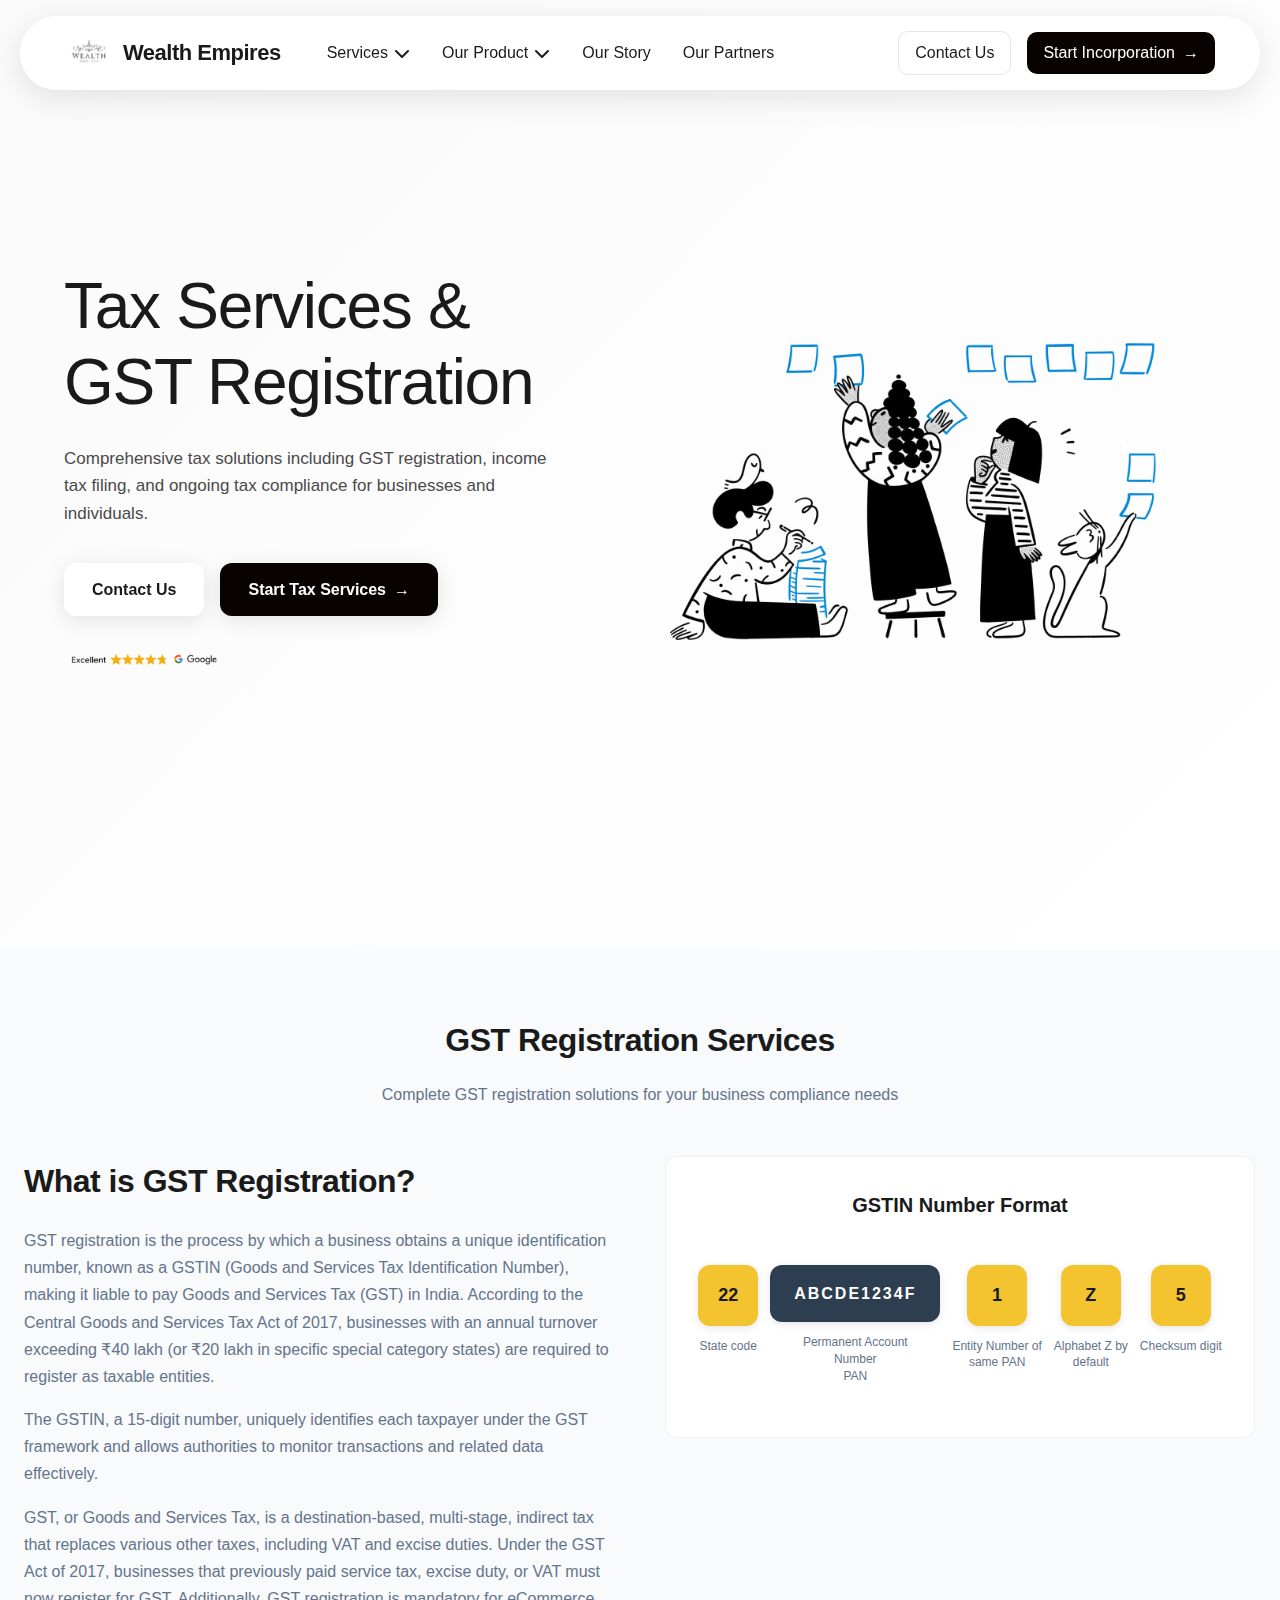
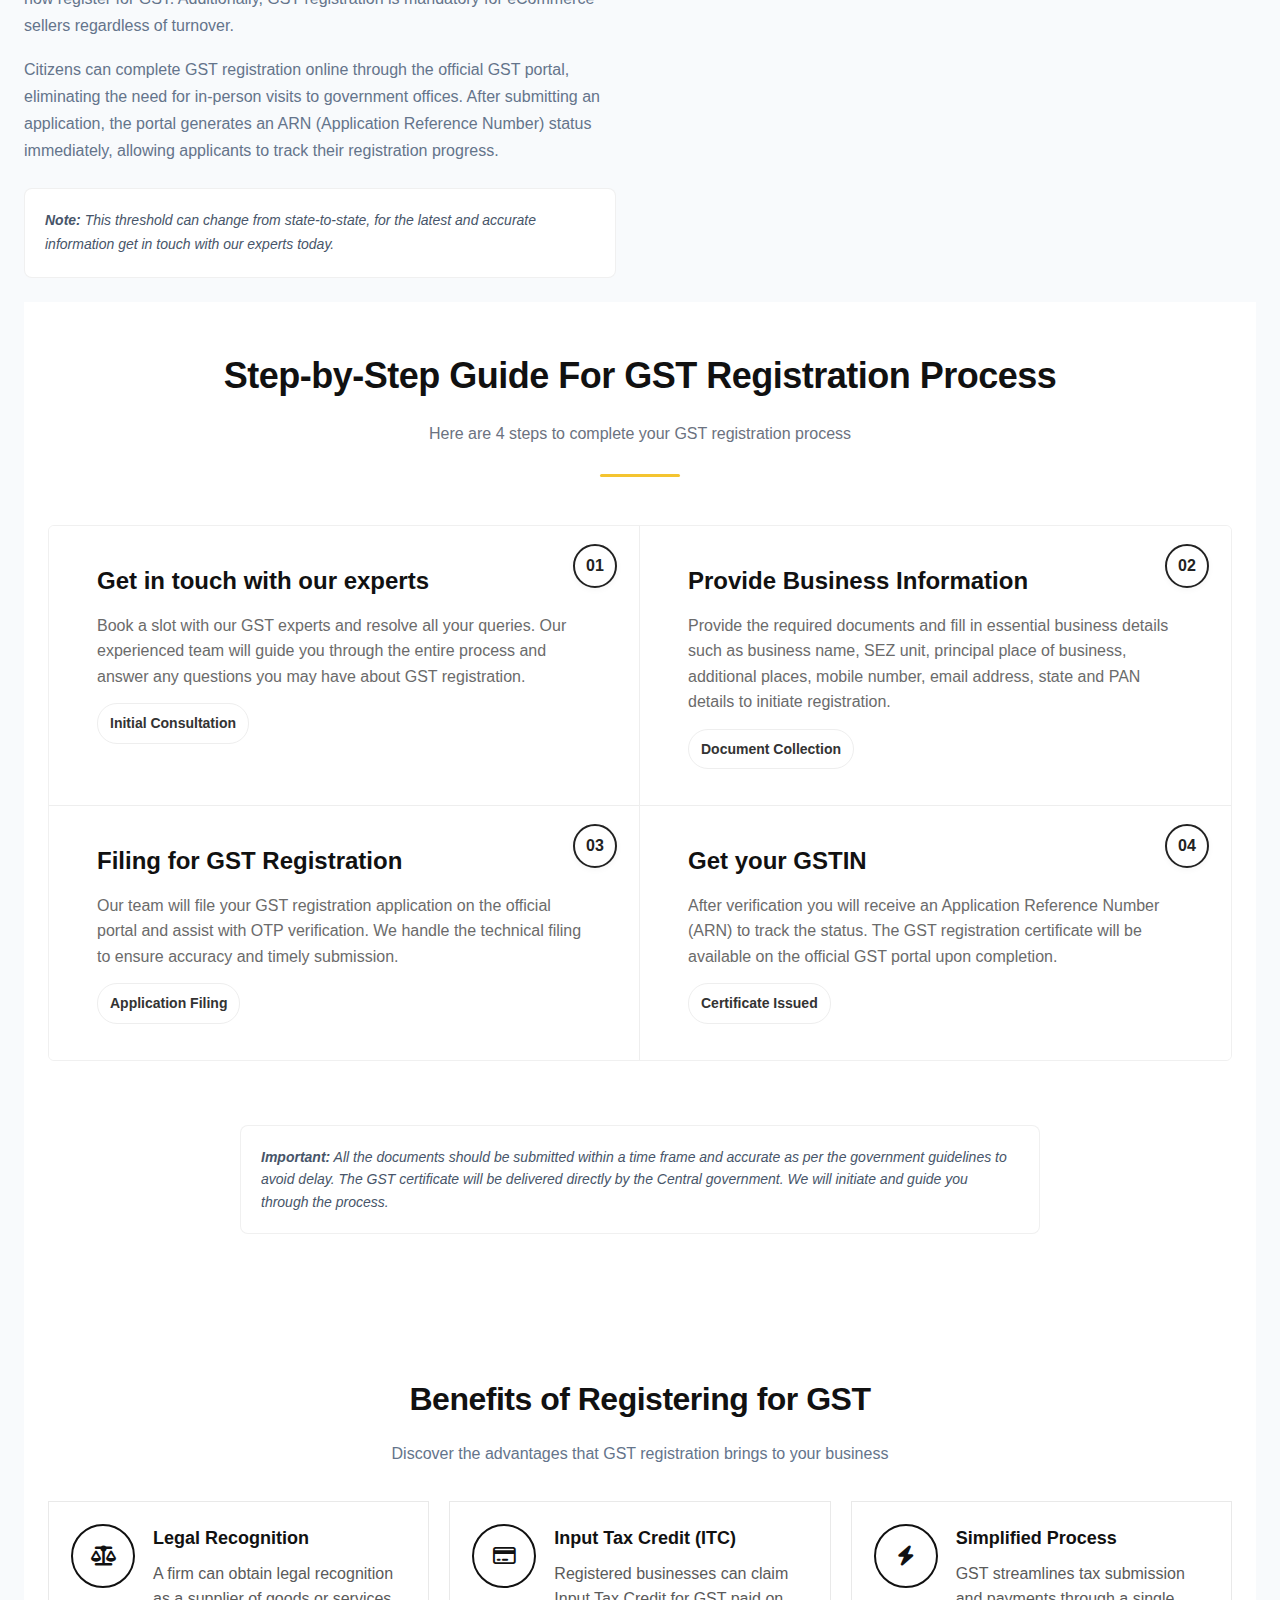
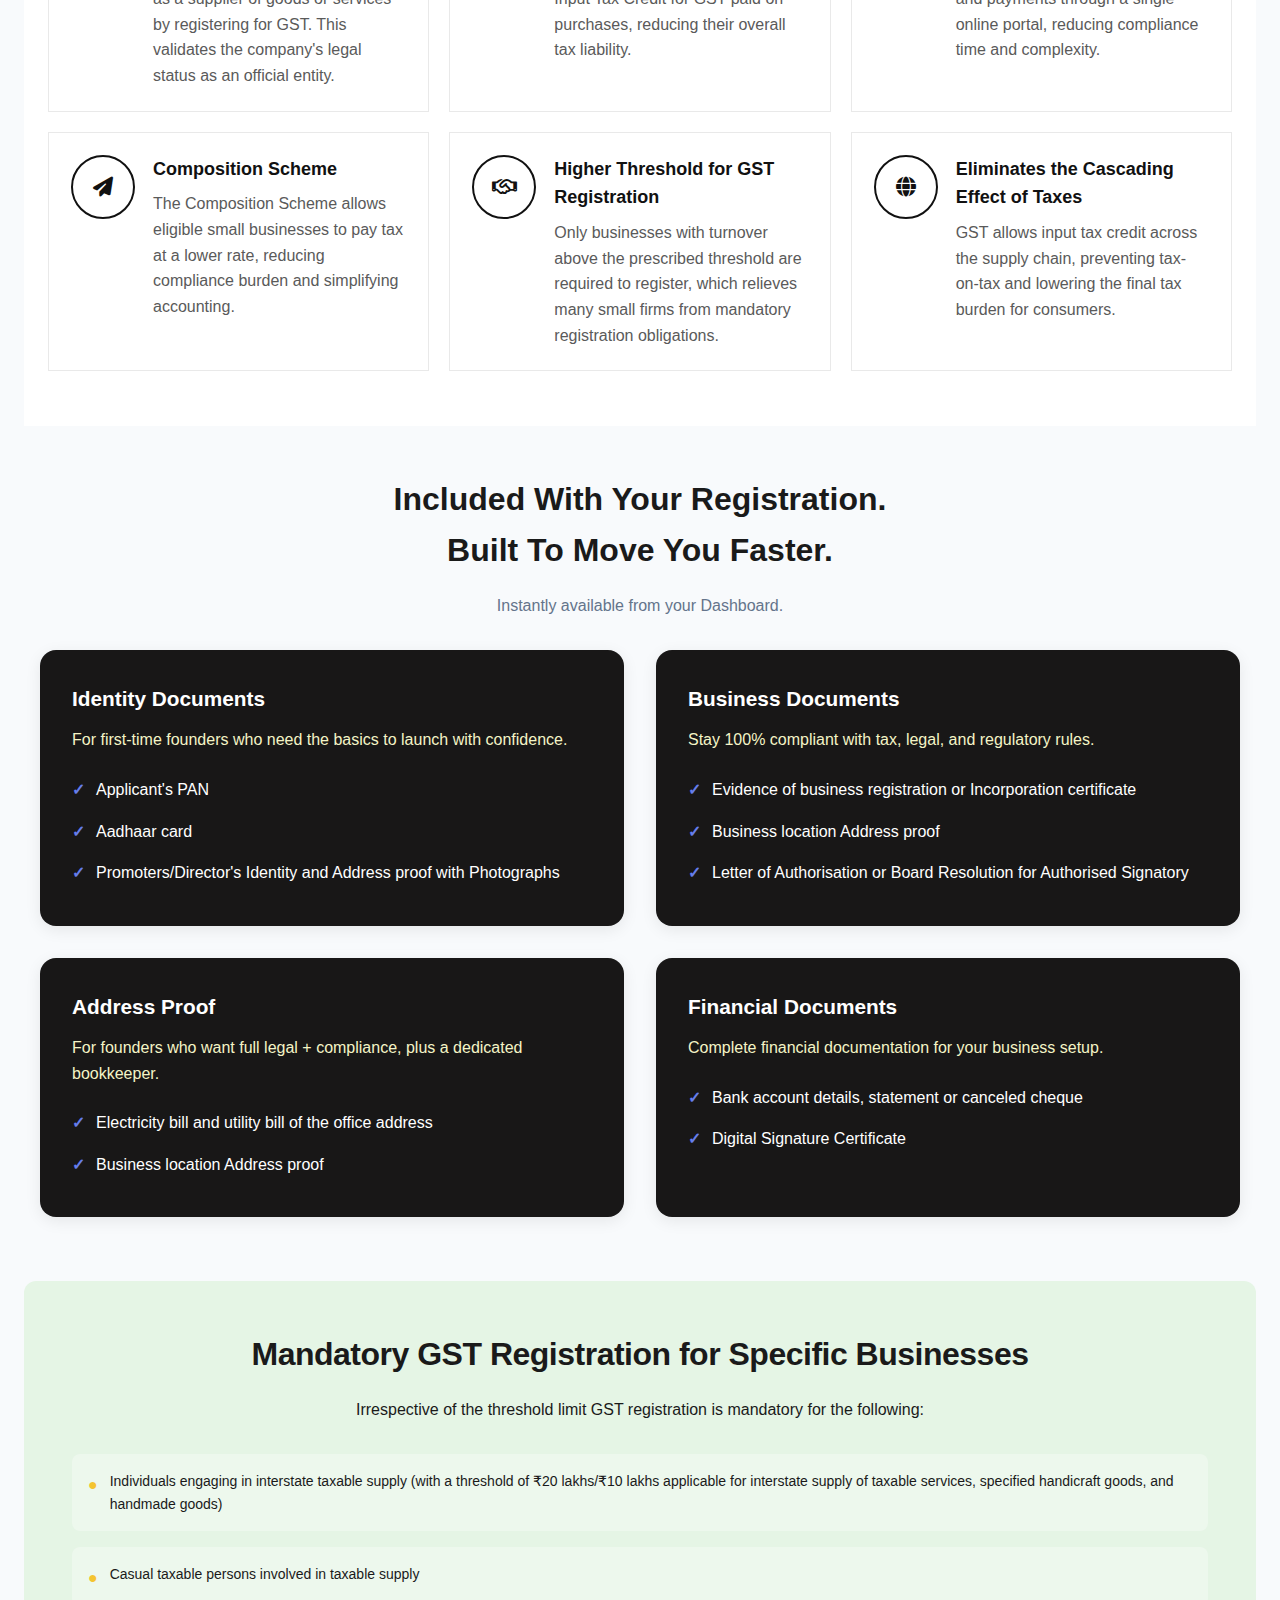
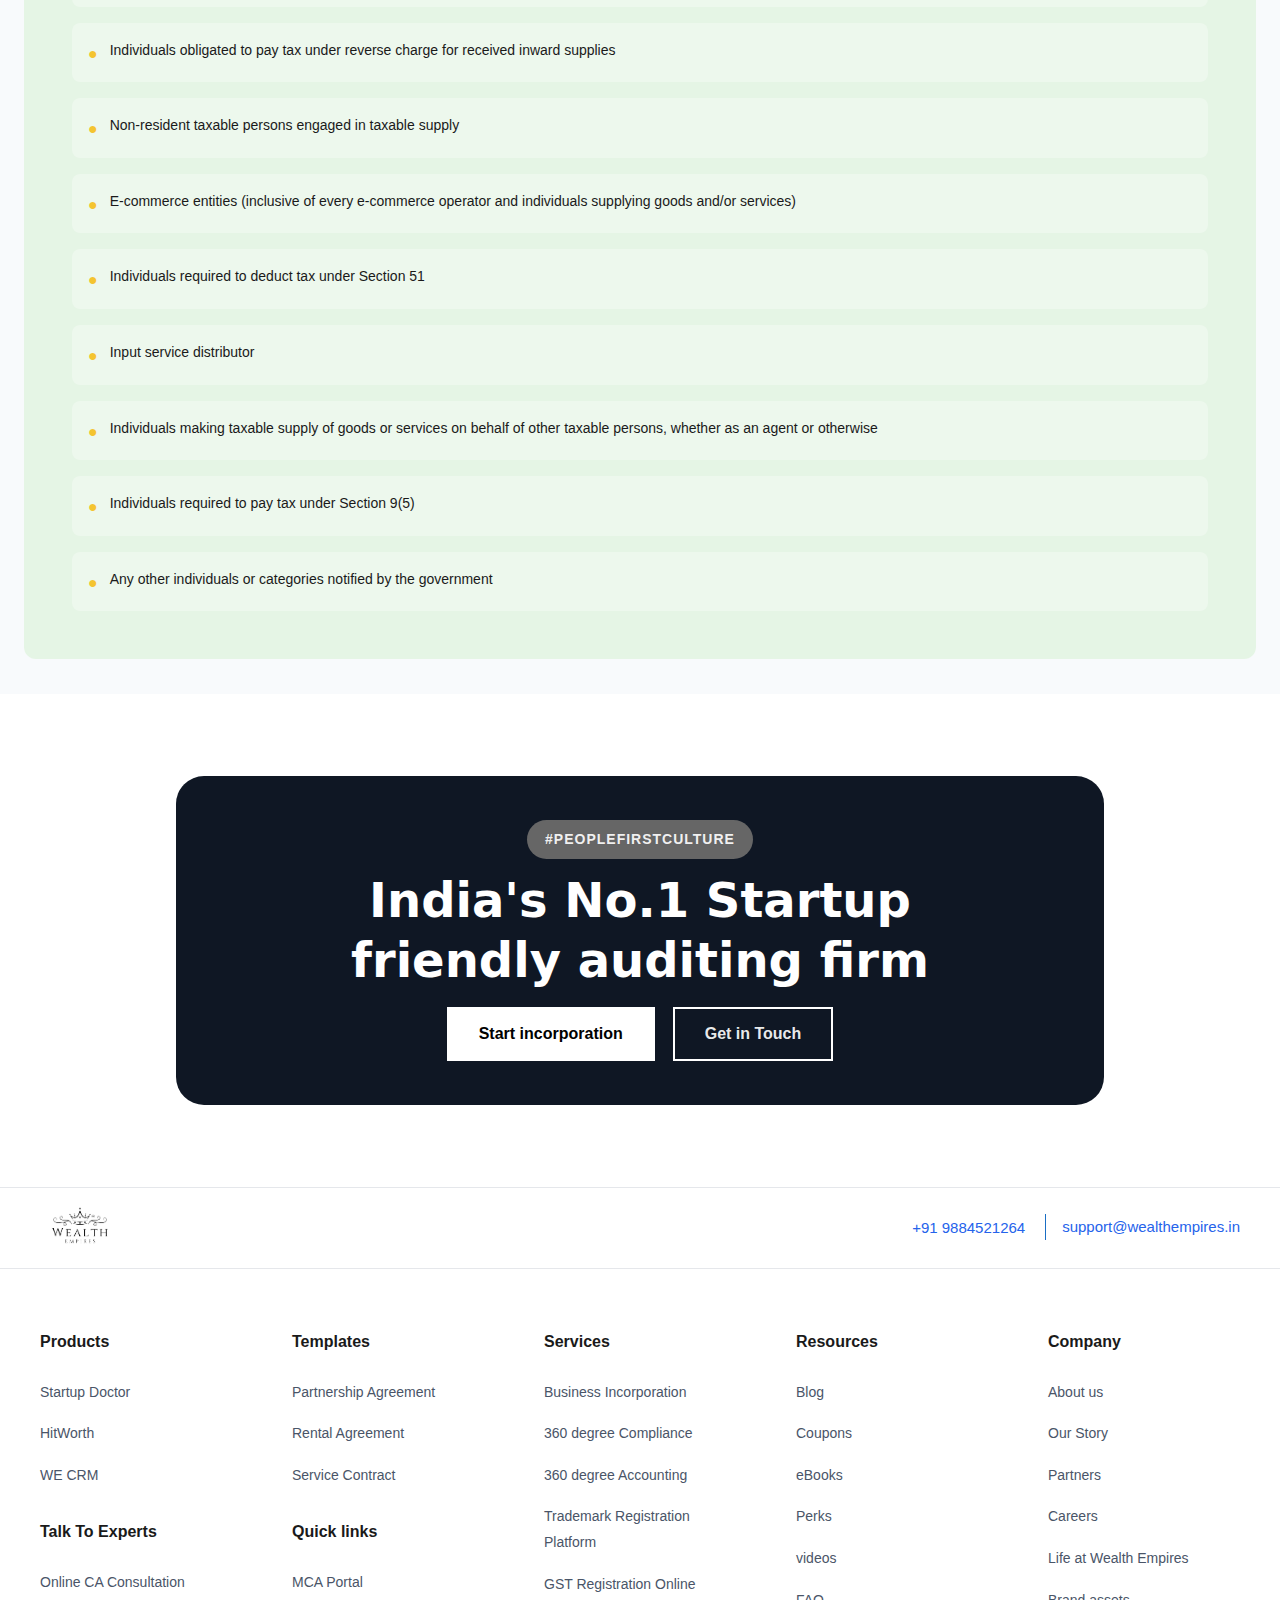
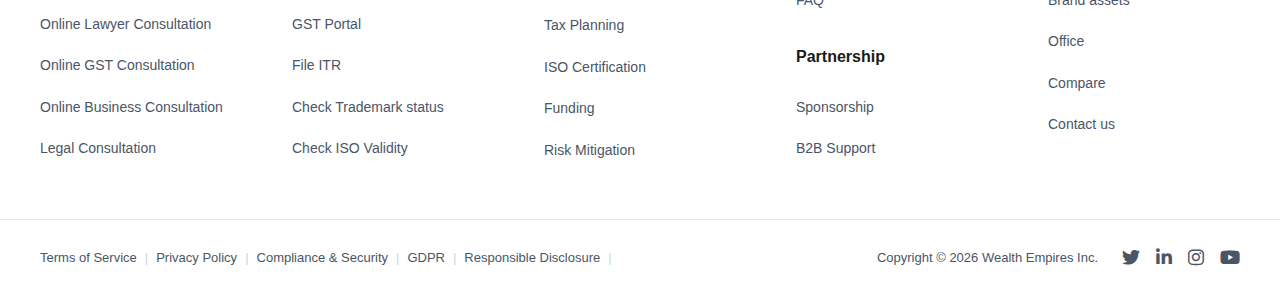
<file: taxes.html>
<!DOCTYPE html>
<html lang="en">

<head>
    <meta charset="UTF-8">
    <meta name="viewport" content="width=device-width, initial-scale=1.0">
    <title>Tax Filing & Advisory Services | ITR, GST, Audit & More with Wealth Empires</title>
    <link rel="icon" type="image/jpeg" href="Wealth Empires.jpg">
    <link rel="shortcut icon" type="image/jpeg" href="Wealth Empires.jpg">
    <link rel="stylesheet" href="styles.css?v=9">
    <link rel="stylesheet" href="https://cdnjs.cloudflare.com/ajax/libs/font-awesome/6.5.2/css/all.min.css">
    <script type="application/ld+json">
{
  "@context": "https://schema.org",
  "@type": "Service",
  "serviceType": "Tax Filing and Advisory",
  "provider": {
    "@type": "Organization",
    "name": "Wealth Empires",
    "url": "https://wealthempires.com"
  },
  "description": "Comprehensive tax filing, GST registration, and audit support to ensure compliance and maximize savings.",
  "areaServed": "India"
}
</script>

    <style>
        * {
            margin: 0;
            padding: 0;
            box-sizing: border-box;
        }

        body {
            font-family: -apple-system, BlinkMacSystemFont, 'Segoe UI', 'Roboto', 'Oxygen', 'Ubuntu', 'Cantarell', 'Fira Sans', 'Droid Sans', 'Helvetica Neue', sans-serif;
            -webkit-font-smoothing: antialiased;
            -moz-osx-font-smoothing: grayscale;
            background-color: #ffffff;
        }

        /* Add this to your <style> section or main CSS file */
        .header-buttons .btn-primary:hover {
            background: #000 !important;
            color: #fff !important;
            box-shadow: 0 4px 16px rgba(0, 0, 0, 0.15);
            transform: translateY(-2px);
        }

        .hero-section {
            min-height: 110vh;
            display: flex;
            align-items: center;
            /* move hero closer to left edge by reducing left padding */
            padding: 80px 100px 80px 40px;
            background: linear-gradient(135deg, #fafafa 0%, #ffffff 100%);
        }

        .container {
            max-width: 1400px;
            margin: 0 auto;
            width: 100%;
        }

        .hero-content {
            display: grid;
            grid-template-columns: 1fr 1fr;
            gap: 80px;
            /* remove internal left padding so content aligns with section's left */
            padding-left: 0;
            align-items: center;
        }

        /* prevent auto-centering of the container inside the hero so left edge stays aligned */
        .hero-section > .container {
            margin-left: 0;
        }

        .hero-left {
            padding-right: 20px;
            text-align: left;
        }

        .hero-left h1 {
            font-size: 64px;
            font-weight: 700;
            line-height: 1.2;
            color: #1a1a1a;
            margin-bottom: 24px;
            letter-spacing: -0.02em;
            text-align: left;
        }

        .hero-left p {
            font-size: 20px;
            line-height: 1.6;
            color: #4a4a4a;
            margin-bottom: 36px;
            max-width: 540px;
            text-align: left;
        }

        .cta-button {
            display: inline-block;
            padding: 14px 32px;
            background-color: #2383E2;
            color: #ffffff;
            font-size: 16px;
            font-weight: 600;
            text-decoration: none;
            border-radius: 6px;
            border: none;
            cursor: pointer;
            transition: all 0.3s ease;
            box-shadow: 0 2px 8px rgba(35, 131, 226, 0.2);
        }

        .cta-button:hover {
            background-color: #1a6ec4;
            transform: translateY(-2px);
            box-shadow: 0 4px 12px rgba(35, 131, 226, 0.3);
        }

        .cta-button:active {
            transform: translateY(0);
        }

        .hero-right {
            display: flex;
            justify-content: center;
            align-items: center;
            padding-left: 20px;
        }

        .hero-image {
            width: 100%;
            max-width: 650px;
            height: auto;
            object-fit: contain;
            animation: fadeInUp 0.8s ease-out;
        }

        @keyframes fadeInUp {
            from {
                opacity: 0;
                transform: translateY(30px);
            }

            to {
                opacity: 1;
                transform: translateY(0);
            }
        }

        .pagination-dots {
            display: flex;
            gap: 12px;
            margin-top: 40px;
        }

        .dot {
            width: 10px;
            height: 10px;
            border-radius: 50%;
            background-color: #d1d1d1;
            cursor: pointer;
            transition: all 0.3s ease;
        }

        .dot.active {
            background-color: #2383E2;
            width: 32px;
            border-radius: 5px;
        }

        .dot:hover {
            background-color: #a0a0a0;
        }

        /* Tablet Styles */
        @media (max-width: 1200px) {
            .hero-section {
                padding: 80px 60px;
            }

            .hero-content {
                padding-left: 0;
                gap: 60px;
            }

            .hero-left h1 {
                font-size: 56px;
            }

            .gst-info-grid {
                gap: 40px;
            }
        }

        @media (max-width: 1024px) {
            .nav-container {}

            .hero-section {
                padding: 80px 40px;
            }

            .hero-content {
                gap: 50px;
            }

            .hero-left h1 {
                font-size: 52px;
            }

            .hero-left p {
                font-size: 18px;
            }

            .gst-info-grid {
                grid-template-columns: 1fr;
            }

            .section-title h2 {
                font-size: 40px;
            }

            .documents-section h3 {
                font-size: 36px;
            }

            .advantages-grid {
                grid-template-columns: repeat(2, 1fr);
            }
        }

        @media (max-width: 768px) {
            .hamburger {
                display: flex;
            }

            .nav-links {
                position: fixed;
                /* --- START OF CHANGE: Slide from RIGHT --- */
                right: -110%;
                /* Initial off-screen position (from the right) */
                left: auto;
                /* Ensure 'left' property doesn't interfere */
                /* --- END OF CHANGE --- */
                top: 0;
                flex-direction: column;
                background-color: white;
                width: 80%;
                max-width: 350px;
                height: 100vh;
                padding: 80px 30px 30px;
                box-shadow: -2px 0 10px rgba(0, 0, 0, 0.1);
                /* Changed shadow direction */
                transition: right 0.3s ease;
                /* Changed transition property from 'left' to 'right' */
                overflow-y: auto;
                z-index: 999;
                align-items: flex-start;
                /* Keeps content left-aligned within the menu panel */
            }

            .nav-links.active {
                /* --- START OF CHANGE: Active position --- */
                right: 0;
                /* Brings the menu onto the screen */
                /* --- END OF CHANGE --- */
            }

            .dropdown-menu {
                position: static;
                box-shadow: none;
                margin-top: 8px;
                margin-left: 16px;
                display: none;
            }

            .dropdown.active .dropdown-menu {
                display: block;
            }

            .header-buttons {
                flex-direction: column;
                width: 100%;
                align-items: center;
                gap: 12px;
            }

            .btn-demo,
            .btn-primary {
                width: auto;
                max-width: 320px;
                text-align: center;
                display: inline-block;
            }

            .hero-section {
                padding: 100px 20px 40px;
                min-height: auto;
            }

            .hero-content {
                grid-template-columns: 1fr;
                gap: 40px;
            }

            .hero-left {
                padding-right: 0;
                text-align: center !important;
            }

            .hero-left h1 {
                text-align: center !important;
            }

            .hero-left p {
                text-align: center !important;
            }

            .hero-left h1 {
                font-size: 42px;
            }

            .hero-left p {
                font-size: 17px;
                margin-left: auto;
                margin-right: auto;
            }

            .hero-buttons {
                justify-content: center !important;
                display: flex !important;
                flex-wrap: wrap !important;
                gap: 8px !important;
            }

            .btn-large {
                min-width: 200px;
                max-width: 320px;
                width: auto;
                text-align: center;
            }

            .hero-right {
                padding-left: 0;
                order: -1;
            }

            .pagination-dots {
                justify-content: center;
            }

            .gst-section,
            .process,
            .advantages {
                padding: 60px 20px;
            }

            .section-title h2 {
                font-size: 32px;
            }

            .section-title p {
                font-size: 16px;
            }

            .gst-text h3 {
                font-size: 26px;
            }

            .gst-text p {
                font-size: 15px;
            }

            .gstin-diagram {
                flex-direction: column;
                align-items: center;
            }

            .gstin-part {
                width: 100%;
                max-width: 200px;
            }

            .step {
                flex-direction: column;
                padding: 24px;
            }

            .step-content h3 {
                font-size: 20px;
            }

            .advantages-grid {
                grid-template-columns: 1fr;
            }

            .documents-section {
                padding: 0 20px;
            }

            .documents-section h3 {
                font-size: 32px;
            }

            .documents-grid {
                grid-template-columns: 1fr;
            }

            .mandatory-section {
                padding: 0 20px;
            }

            .mandatory-section h3 {
                font-size: 28px;
            }

            /* Footer changes are already fine for mobile stacking */
            .footer-header-content {
                flex-direction: column;
                gap: 20px;
            }

            .header-divider {
                display: none;
            }

            .contact-section .support-email {
                margin-bottom: 10px;
            }

            .contact-section span {
                display: none;
            }

            .footer-content {
                flex-direction: column;
                gap: 32px;
            }

            .footer-bottom-content {
                flex-direction: column-reverse;
                gap: 24px;
                text-align: center;
            }

            .footer-links {
                display: flex;
                flex-direction: column;
                gap: 12px;
            }

            .footer-links span {
                display: none;
            }
        }

        @media (max-width: 480px) {
            .hero-left {
                text-align: center !important;
            }

            .hero-left h1 {
                text-align: center !important;
                margin-top: 18px !important;
            }

            .hero-left p {
                text-align: center !important;
            }

            .logo img {
                height: 40px;
            }

            .logo-text {
                font-size: 18px;
            }

            .hero-section {
                padding: 100px 16px 30px;
            }

            .hero-left h1 {
                font-size: 36px;
            }

            .hero-left p {
                font-size: 16px;
                margin-bottom: 28px;
            }

            .btn-large {
                padding: 12px 28px;
                font-size: 15px;
                min-width: 200px;
            }

            .pagination-dots {
                margin-top: 30px;
            }

            .section-title h2 {
                font-size: 28px;
            }

            .gst-text h3 {
                font-size: 24px;
            }

            .gstin-format {
                padding: 20px;
            }

            .step {
                padding: 20px;
            }

            .step-number {
                width: 40px;
                height: 40px;
                font-size: 18px;
            }

            .step-content h3 {
                font-size: 18px;
            }

            .advantage-card {
                padding: 24px;
            }

            .document-item {
                padding: 24px;
            }

            .documents-section h3 {
                font-size: 28px;
            }

            .mandatory-section h3 {
                font-size: 24px;
            }

            .mandatory-item {
                padding: 16px;
            }

            .footer-links {
                flex-direction: column;
                gap: 12px;
            }

            .footer-links span {
                display: none;
            }
        }
    </style>
     <style>
        .cta-hero-section{
            margin-left: 11rem !important;
            margin-right: 11rem !important;
        }
        /* Keep content from horizontally overflowing on small screens */
        @media (max-width: 900px) {
            .container { padding: 0 18px; }
        }

        @media (max-width: 768px) {
            body { overflow-x: hidden; }
            .container { padding: 0 16px; max-width: 100%; }
            .hero-section { padding: 80px 16px 40px 16px; }
            .hero-content { grid-template-columns: 1fr; gap: 28px; }
            .hero-left h1 { font-size: 34px; text-align: center; }
            .hero-left p { font-size: 16px; text-align: center; max-width: 100%; }

            /* Make partners stack cleanly and reduce large paddings */
            .partners-grid { grid-template-columns: 1fr !important; gap: 18px; }
            .partner-card { padding: 18px; min-height: unset; display: flex; flex-direction: row; align-items: center; text-align: left; }
            .partner-logo { width: 80px; height: 80px; min-width: 80px; margin-right: 14px; }
            .partner-info { text-align: left; }

            /* Product cards and CTA spacing */
            .products-section { padding: 40px 16px; grid-template-columns: 1fr; }
            .cards-grid { grid-template-columns: 1fr; }
            .cta-hero-section { margin: 20px; border-radius: 14px; }
        }

        @media (max-width: 480px) {
            /* Stack partner card content and center text on very small screens */
            .partner-card { flex-direction: column; text-align: center; gap: 12px; padding: 16px; }
            .partner-logo { width: 72px; height: 72px; margin: 0 auto; min-width: 72px; }
            .partner-info { text-align: center; }

            /* Compact CTA styles without altering colors */
            /* override inline margin on the CTA element and tighten spacing */
            .cta-hero-section { margin: 12px !important; border-radius: 10px !important; }
            .cta-wrap { padding: 16px !important; gap:12px !important; }
            .cta-title { font-size: 22px !important; line-height: 1.05 !important; }
            .cta-badge { padding:6px 12px !important; font-size:12px !important; }
            .cta-actions { gap:12px !important; }
            .btn-pri, .btn-outline { width:100% !important; max-width:420px !important; padding:10px 18px !important; font-size:16px !important; }

            .hero-left h1 { font-size: 28px; }
            .hero-left p { font-size: 15px; }
        }
    </style>
</head>

<body>
    <!-- Header -->
    <div class="nav-overlay" id="navOverlay"></div>
    <header >
        <div class="nav-container" >
            <nav>
                <div class="logo">
                    <a href="index.html"
                        style="text-decoration: none; color: inherit; display: flex; align-items: center; gap: 10px;">
                        <img src="Wealth Empires.jpg" alt="Wealth Empires Logo"
                            style="height: 48px; width: auto; border-radius: 8px;">
                        <div class="logo-text">Wealth Empires</div>
                    </a>
                </div>
                <div class="hamburger" id="hamburger">
                    <span></span>
                    <span></span>
                    <span></span>
                </div>
                <ul class="nav-links" id="navLinks">
                    <li class="dropdown">
                        <a href="#" class="dropdown-toggle">Services <i id="services-dropdown-icon" class="fas fa-chevron-down text-xs transition-transform duration-200"></i></a>
                        <div class="dropdown-menu">
                            <a href="incorporation.html" class="dropdown-item">
                                <span>Incorporation</span>
                            </a>
                            <a href="360-compliance.html" class="dropdown-item">
                                <span>360° Compliance</span>
                            </a>
                            <a href="trademark.html" class="dropdown-item">
                                <span>Trademark</span>
                            </a>
                            <a href="taxes.html" class="dropdown-item">
                                <span>Taxes</span>
                            </a>

                        </div>
                    </li>
                    <li class="dropdown">
                        <a href="#" class="dropdown-toggle">Our Product <i id="services-dropdown-icon" class="fas fa-chevron-down text-xs transition-transform duration-200"></i></a>
                        <div class="dropdown-menu">
                            <a href="https://aistartupdoctor.com/" class="dropdown-item">
                                <span>Startup Doctor</span>
                            </a>
                            <a href="https://hitworth.wealthempires.in/" class="dropdown-item">
                                <span>HitWorth</span>
                            </a>
                        </div>
                    </li>
                    <li><a href="our-story.html">Our Story</a></li>
                    <li><a href="our-partner.html">Our Partners</a></li>
                    <li class="header-buttons-li">
                        <div class="header-buttons">
                            <a href="contact.html" class="btn-demo">Contact Us</a>
                            <a href="https://crm.wealthempires.in/" class="btn-primary" style="color: white;">Start
                                Incorporation</a>
                        </div>
                    </li>
                </ul>

            </nav>
        </div>
    </header>
    


    <!-- Hero Section -->
    <section class="hero-section" style="margin-bottom: -40px;">
        <div class="container">
            <div class="hero-content">
                <div class="hero-left">
                    <h1>Tax Services & GST Registration</h1>
                    <p>Comprehensive tax solutions including GST registration, income tax filing, and ongoing tax
                        compliance for businesses and individuals.</p>
                    <div class="hero-buttons">
                        <a href="contact.html" class="btn-large btn-black">Contact Us</a>
                        <a href="https://crm.wealthempires.in/" class="btn-large btn-primary"
                            style="color: white;">Start Tax Services</a>
                    </div>
                   <div class="hero-buttons mt-2 flex justify-center lg:justify-start" style="gap:16px;margin-top: -19px;">
                        <img src="img/google review.png" alt="Google Reviews" style="height:45px; align-self:center;">
                    </div>
                </div>
                <div class="hero-right">
                    <div>
                        <img src="hero.png" alt="heroimage" width="100%" height=auto>
                    </div>
                </div>
            </div>
        </div>
    </section>
    <!-- GST Registration Section -->
    <section id="gst-registration" class="gst-section">
        <div class="container">
            <div class="section-title">
                <h2>GST Registration Services</h2>
                <p>Complete GST registration solutions for your business compliance needs</p>
            </div>

            <!-- What is GST Registration -->
            <div class="gst-content">
                <div class="gst-info-grid">
                    <div class="gst-text">
                        <h3>What is GST Registration?</h3>
                        <p>GST registration is the process by which a business obtains a unique identification number,
                            known as a GSTIN (Goods and Services Tax Identification Number), making it liable to pay
                            Goods and Services Tax (GST) in India. According to the Central Goods and Services Tax Act
                            of 2017, businesses with an annual turnover exceeding ₹40 lakh (or ₹20 lakh in specific
                            special category states) are required to register as taxable entities.</p>

                        <p>The GSTIN, a 15-digit number, uniquely identifies each taxpayer under the GST framework and
                            allows authorities to monitor transactions and related data effectively.</p>

                        <p>GST, or Goods and Services Tax, is a destination-based, multi-stage, indirect tax that
                            replaces various other taxes, including VAT and excise duties. Under the GST Act of 2017,
                            businesses that previously paid service tax, excise duty, or VAT must now register for GST.
                            Additionally, GST registration is mandatory for eCommerce sellers regardless of turnover.
                        </p>

                        <p>Citizens can complete GST registration online through the official GST portal, eliminating
                            the need for in-person visits to government offices. After submitting an application, the
                            portal generates an ARN (Application Reference Number) status immediately, allowing
                            applicants to track their registration progress.</p>

                        <div class="note-box">
                            <p><strong>Note:</strong> This threshold can change from state-to-state, for the latest and
                                accurate information get in touch with our experts today.</p>
                        </div>
                    </div>

                    <div class="gst-visual">
                        <div class="gstin-format">
                            <h4>GSTIN Number Format</h4>
                            <div class="gstin-diagram">
                                <div class="gstin-part">
                                    <div class="gstin-number">22</div>
                                    <div class="gstin-label">State code</div>
                                </div>
                                <div class="gstin-part">
                                    <div class="gstin-number main">ABCDE1234F</div>
                                    <div class="gstin-label">Permanent Account Number<br>PAN</div>
                                </div>
                                <div class="gstin-part">
                                    <div class="gstin-number">1</div>
                                    <div class="gstin-label">Entity Number of<br>same PAN</div>
                                </div>
                                <div class="gstin-part">
                                    <div class="gstin-number">Z</div>
                                    <div class="gstin-label">Alphabet Z by<br>default</div>
                                </div>
                                <div class="gstin-part">
                                    <div class="gstin-number">5</div>
                                    <div class="gstin-label">Checksum digit</div>
                                </div>
                            </div>
                        </div>
                    </div>
                </div>

                <!-- GST Registration Process Section -->
                <section class="process" style="background: #fff; padding: 20px 0;">
                    <div class="container">
                        <div class="section-title">
                            <h2>Step-by-Step Guide For GST Registration Process</h2>
                            <p>Here are 4 steps to complete your GST registration process</p>
                        </div>
                        <div class="process-timeline"
                            style="width: 80px; height: 3px; background: #F4C430; margin: 16px auto 0; border-radius: 2px;">
                        </div>
                        <ol class="gst-steps-grid" aria-label="GST Registration Steps">
                            <li class="gst-card">
                                <div class="card-body">
                                    <h3>Get in touch with our experts</h3>
                                    <p>Book a slot with our GST experts and resolve all your queries. Our experienced team will guide you through the entire process and answer any questions you may have about GST registration.</p>
                                    <span class="card-badge">Initial Consultation</span>
                                </div>
                                <div class="step-circle" aria-hidden="true">01</div>
                            </li>

                            <li class="gst-card">
                                <div class="card-body">
                                    <h3>Provide Business Information</h3>
                                    <p>Provide the required documents and fill in essential business details such as business name, SEZ unit, principal place of business, additional places, mobile number, email address, state and PAN details to initiate registration.</p>
                                    <span class="card-badge">Document Collection</span>
                                </div>
                                <div class="step-circle" aria-hidden="true">02</div>
                            </li>

                            <li class="gst-card">
                                <div class="card-body">
                                    <h3>Filing for GST Registration</h3>
                                    <p>Our team will file your GST registration application on the official portal and assist with OTP verification. We handle the technical filing to ensure accuracy and timely submission.</p>
                                    <span class="card-badge">Application Filing</span>
                                </div>
                                <div class="step-circle" aria-hidden="true">03</div>
                            </li>

                            <li class="gst-card">
                                <div class="card-body">
                                    <h3>Get your GSTIN</h3>
                                    <p>After verification you will receive an Application Reference Number (ARN) to track the status. The GST registration certificate will be available on the official GST portal upon completion.</p>
                                    <span class="card-badge">Certificate Issued</span>
                                </div>
                                <div class="step-circle" aria-hidden="true">04</div>
                            </li>
                        </ol>
                        <style>
                            .gst-card:hover {
                                background: #1a1a1a;
                                color: #ffffff;
                                transform: scale(1);
                                z-index: 10;
                            }
                            .gst-card:hover .card-body h3 {
                                background: #1a1a1a;
                                color: #ffffff;
                                transform: scale(1.02);
                                z-index: 10;
                            }
                            .gst-card:hover .card-body p {
                                background: #1a1a1a;
                                color: #ffffff;
                                transform: scale(1.02);
                                z-index: 10;
                            }
                            .gst-card:hover .card-badge {
                                background: #1a1a1a;
                                color: #ffffff;
                                transform: scale(1.02);
                                z-index: 10;
                            }
                            .step-circle {
                                background: #F4C430;
                                color: #000000;
                            }
                        </style>

                        <!-- Important Note -->
                        <div class="process-footer">
                            <div class="note-box" style="max-width: 800px; margin: 40px auto; text-align: left;">
                                <p><strong>Important:</strong> All the documents should be submitted within a time frame
                                    and accurate as per the government guidelines to avoid delay. The GST certificate
                                    will be delivered directly by the Central government. We will initiate and guide you
                                    through the process.</p>
                            </div>
                        </div>
                    </div>
                </section>

                <!-- Benefits of GST Registration Section (Black & White theme) -->
                <section class="advantages bw-advantages">
                    <div class="container">
                        <div class="section-title">
                            <h2>Benefits of Registering for GST</h2>
                            <p>Discover the advantages that GST registration brings to your business</p>
                        </div>

                        <div class="benefits-grid" role="list">
                            <article class="benefit-card" role="listitem">
                                <div class="benefit-icon"><i class="fa-solid fa-scale-balanced" aria-hidden="true"></i></div>
                                <div class="benefit-body">
                                    <h4>Legal Recognition</h4>
                                    <p>A firm can obtain legal recognition as a supplier of goods or services by registering for GST. This validates the company's legal status as an official entity.</p>
                                </div>
                            </article>

                            <article class="benefit-card" role="listitem">
                                <div class="benefit-icon"><i class="fa-regular fa-credit-card" aria-hidden="true"></i></div>
                                <div class="benefit-body">
                                    <h4>Input Tax Credit (ITC)</h4>
                                    <p>Registered businesses can claim Input Tax Credit for GST paid on purchases, reducing their overall tax liability.</p>
                                </div>
                            </article>

                            <article class="benefit-card" role="listitem">
                                <div class="benefit-icon"><i class="fa-solid fa-bolt" aria-hidden="true"></i></div>
                                <div class="benefit-body">
                                    <h4>Simplified Process</h4>
                                    <p>GST streamlines tax submission and payments through a single online portal, reducing compliance time and complexity.</p>
                                </div>
                            </article>

                            <article class="benefit-card" role="listitem">
                                <div class="benefit-icon"><i class="fa-solid fa-paper-plane" aria-hidden="true"></i></div>
                                <div class="benefit-body">
                                    <h4>Composition Scheme</h4>
                                    <p>The Composition Scheme allows eligible small businesses to pay tax at a lower rate, reducing compliance burden and simplifying accounting.</p>
                                </div>
                            </article>

                            <article class="benefit-card" role="listitem">
                                <div class="benefit-icon"><i class="fa-regular fa-handshake" aria-hidden="true"></i></div>
                                <div class="benefit-body">
                                    <h4>Higher Threshold for GST Registration</h4>
                                    <p>Only businesses with turnover above the prescribed threshold are required to register, which relieves many small firms from mandatory registration obligations.</p>
                                </div>
                            </article>

                            <article class="benefit-card" role="listitem">
                                <div class="benefit-icon"><i class="fa-solid fa-globe" aria-hidden="true"></i></div>
                                <div class="benefit-body">
                                    <h4>Eliminates the Cascading Effect of Taxes</h4>
                                    <p>GST allows input tax credit across the supply chain, preventing tax-on-tax and lowering the final tax burden for consumers.</p>
                                </div>
                            </article>
                        </div>
                    </div>
                </section>

                <div class="documents-section">
                    <h3>Included With Your Registration.<br>Built To Move You Faster.</h3>
                    <p>Instantly available from your Dashboard.</p>


                    <div class="documents-grid">
                        <div class="document-item">
                            <h4>Identity Documents</h4>
                            <div class="doc-description" style="color: rgb(244, 244, 198);">For first-time founders who need the basics to launch with
                                confidence.</div>
                            <ul>
                                <li>Applicant's PAN</li>
                                <li>Aadhaar card</li>
                                <li>Promoters/Director's Identity and Address proof with Photographs</li>
                            </ul>
                        </div>

                        <div class="document-item">
                            <h4>Business Documents</h4>
                            <div class="doc-description" style="color: rgb(244, 244, 198);">Stay 100% compliant with tax, legal, and regulatory rules.
                            </div>
                            <ul>
                                <li>Evidence of business registration or Incorporation certificate</li>
                                <li>Business location Address proof</li>
                                <li>Letter of Authorisation or Board Resolution for Authorised Signatory</li>
                            </ul>
                        </div>

                        <div class="document-item">
                            <h4>Address Proof</h4>
                            <div class="doc-description" style="color:rgb(244, 244, 198);">For founders who want full legal + compliance, plus a dedicated
                                bookkeeper.</div>
                            <ul>
                                <li>Electricity bill and utility bill of the office address</li>
                                <li>Business location Address proof</li>
                            </ul>
                        </div>

                        <div class="document-item">
                            <h4>Financial Documents</h4>
                            <div class="doc-description" style="color:rgb(244, 244, 198);">Complete financial documentation for your business setup.</div>
                            <ul>
                                <li>Bank account details, statement or canceled cheque</li>
                                <li>Digital Signature Certificate</li>
                            </ul>
                        </div>
                    </div>
                </div>

                <!-- Mandatory Registration -->
                <div class="mandatory-section" style="margin-bottom: -30px;">
                    <h3>Mandatory GST Registration for Specific Businesses</h3>
                    <p>Irrespective of the threshold limit GST registration is mandatory for the following:</p>

                    <div class="mandatory-list">
                        <div class="mandatory-item">
                            <span class="bullet">●</span>
                            <p>Individuals engaging in interstate taxable supply (with a threshold of ₹20 lakhs/₹10
                                lakhs applicable for interstate supply of taxable services, specified handicraft goods,
                                and handmade goods)</p>
                        </div>
                        <div class="mandatory-item">
                            <span class="bullet">●</span>
                            <p>Casual taxable persons involved in taxable supply</p>
                        </div>
                        <div class="mandatory-item">
                            <span class="bullet">●</span>
                            <p>Individuals obligated to pay tax under reverse charge for received inward supplies</p>
                        </div>
                        <div class="mandatory-item">
                            <span class="bullet">●</span>
                            <p>Non-resident taxable persons engaged in taxable supply</p>
                        </div>
                        <div class="mandatory-item">
                            <span class="bullet">●</span>
                            <p>E-commerce entities (inclusive of every e-commerce operator and individuals supplying
                                goods and/or services)</p>
                        </div>
                        <div class="mandatory-item">
                            <span class="bullet">●</span>
                            <p>Individuals required to deduct tax under Section 51</p>
                        </div>
                        <div class="mandatory-item">
                            <span class="bullet">●</span>
                            <p>Input service distributor</p>
                        </div>
                        <div class="mandatory-item">
                            <span class="bullet">●</span>
                            <p>Individuals making taxable supply of goods or services on behalf of other taxable
                                persons, whether as an agent or otherwise</p>
                        </div>
                        <div class="mandatory-item">
                            <span class="bullet">●</span>
                            <p>Individuals required to pay tax under Section 9(5)</p>
                        </div>
                        <div class="mandatory-item">
                            <span class="bullet">●</span>
                            <p>Any other individuals or categories notified by the government</p>
                        </div>
                    </div>
                </div>
            </div>
        </div>
    </section>
    
     <!-- CTA Section (centered dark hero) -->
    <section class="cta-hero-section" style="margin: 82px; border-radius: 28px; position: relative; overflow: hidden; background: #0f1724; color: #fff; margin-left: 4rem;">
        <style>
            .cta-wrap { max-width:1200px; margin:0 auto; padding:44px 36px; display:flex; flex-direction:column; align-items:center; text-align:center; gap:22px; }
            .cta-badge { background: #666; color: rgba(255,255,255,0.92); padding:8px 18px; border-radius:999px; font-weight:700; letter-spacing:1px; font-size:14px; }
            .cta-title { font-size:48px; line-height:0.80; margin:0; font-weight:700; font-family: Questrial, system-ui, -apple-system, 'Segoe UI', Roboto, Arial; }
            .cta-sub { max-width:920px; color: rgba(255,255,255,0.78); font-size:18px; margin:0; }
            .cta-actions { display:flex; gap:18px; margin-top:6px; }
           
            .btn-outline { background:transparent; color: rgba(255,255,255,0.92); padding:12px 30px;border:2px solid #fff; text-decoration:none; font-weight:700; }
            .btn-outline:hover{ transform: translateY(-2px); border-color:#fff; background: rgba(255, 255, 255, 0) !important;}
            .btn-pri { background:#fff; color: #000; padding:12px 30px;border:2px solid #fff; text-decoration:none; font-weight:700; }
            .btn-pri:hover{ transform: translateY(-2px); border-color:#fff; }

            @media (max-width: 900px) {
                .cta-wrap { padding:44px 28px; }
                .cta-title { font-size:40px; }
                .cta-sub { font-size:16px; }
            }
            @media (max-width: 480px) {
                .cta-wrap { padding:28px 18px; }
                .cta-title { font-size:26px; }
                .cta-actions { flex-direction:column; width:100%; }
                .btn-pri, .btn-outline { width:100%; max-width:420px; }
            }
        </style>

        <div class="cta-wrap">
            <div class="cta-badge">#PEOPLEFIRSTCULTURE</div>
            <h2 class="cta-title">India's No.1 Startup </h2>
            <h2 class="cta-title">friendly auditing firm</h2>
            <div class="cta-actions" role="group" aria-label="Call to actions">
                <a class="btn-pri" href="contact.html">Start incorporation</a>
                <a class="btn-outline" href="contact.html">Get in Touch</a>
            </div>
        </div>

    </section>

    <!-- Footer -->
    <style>
        .mail-support{
            
            padding-left: 1rem;
            border-left: #1a6ec4 1px solid;
        }
        @media (max-width: 768px) {
            .mail-support{
            
            padding-left: 0rem;
            border-left: #1a6ec4 0px solid;
        }
            /* Stack header items vertically */
            .footer-header-content {
                flex-direction: column;
                gap: 20px;
            }

            .header-divider {
                display: none;
            }

            /* Perfect accordion-style footer content */
            .footer-content {
                flex-direction: column;
                padding: 0 20px;
                gap: 0;
            }

            .footer-column {
                margin-bottom: 0;
                border-bottom: 1px solid #f0f0f0;
            }

            .footer-column:last-child {
                border-bottom: none;
            }

            /* Dropdown header styling - matches reference */
            .footer-column h3 {
                margin: 0;
                padding: 18px 0;
                font-size: 16px;
                font-weight: 500;
                color: #333;
                cursor: pointer;
                position: relative;
                display: flex;
                justify-content: space-between;
                align-items: center;
                background: #fff;
                transition: all 0.3s ease;
                text-align: left;
            }

            .footer-column h3:hover {
                background: #f8f9fa;
            }

            /* Dropdown arrow */
            .footer-column h3::after {
                content: '▼';
                font-size: 12px;
                color: #999;
                transform: rotate(0deg);
                transition: transform 0.3s ease;
            }

            .footer-column h3.active::after {
                transform: rotate(180deg);
            }

            /* Dropdown content */
            .footer-column ul {
                max-height: 0;
                overflow: hidden;
                transition: max-height 0.3s ease;
                margin: 0;
                padding: 0;
                list-style: none;
                background: #fff;
            }

            .footer-column ul.active {
                max-height: 500px;
                padding: 0 0 20px 0;
            }

            .footer-column ul li {
                margin: 0;
                padding: 8px 0;
            }

            .footer-column ul li a {
                color: #666;
                text-decoration: none;
                font-size: 14px;
                display: block;
                transition: color 0.2s ease;
                text-align: left;
            }

            .footer-column ul li a:hover {
                color: #2563eb;
            }

            /* Hide secondary headings (Templates, Partnership, Quick links) on mobile */
            .footer-column h3[style*="margin-top"] {
                display: none;
            }

            /* Stack bottom links and social media vertically */
            .footer-bottom-content {
                flex-direction: column-reverse;
                gap: 20px;
                text-align: center;
            }

            .footer-links {
                display: flex;
                flex-direction: column;
                gap: 10px;
            }

            .footer-links span {
                display: none;
            }

            .footer-right {
                flex-direction: column;
                gap: 15px;
            }
        }
    </style>
    <footer class="footer-container">
        <!-- Top Header Section -->
        <div class="footer-header">
            <div class="footer-header-content">
                <div class="logo-section">
                    <img src="Wealth Empires.jpg" alt="Wealth Empires" class="footer-logo">
                </div>
                <div class="header-divider">
                    <div class="contact-section">
                        <a href="tel:+919884521264" class="support-email">+91 9884521264</a>
                    </div>
                    <div class="mail-support" style="transform: translateY(-1px) !important;">
                        <a href="mailto:support@wealthempires.in" class="support-email">
                            support@wealthempires.in
                        </a>
                    </div>
                </div>
            </div>
        </div>
        <style>
                .header-divider {
                    display: flex;
                    flex-direction: row;
                    gap: 20px;
                }

    /* Tablet and smaller */
    @media (max-width: 768px) {
        .header-divider {
            flex-direction: column;
            gap: 12px;
        }
    }

    /* Mobile */
    @media (max-width: 480px) {
        .header-divider {
            gap: 8px;
            flex-wrap: wrap;
        }
    }

        </style>

        <div class="footer-content">
            <div class="footer-column">
                <h3>Products</h3>
                <ul>
                    <li><a href="https://aistartupdoctor.com/">Startup Doctor</a></li>
                    <li><a href="https://hitworth.wealthempires.in">HitWorth</a></li>
                    <li><a href="https://crm.wealthempires.in">WE CRM</a></li>
                </ul>
                <h3 style="margin-top: 32px;">Talk To Experts</h3>
                <ul>
                    <li><a href="https://wealthempires.in/contact.html">Online CA Consultation</a></li>
                    <li><a href="https://wealthempires.in/contact.html">Online Lawyer Consultation</a></li>
                    <li><a href="https://wealthempires.in/contact.html">Online GST Consultation</a></li>
                    <li><a href="https://wealthempires.in/contact.html">Online Business Consultation</a></li>
                    <li><a href="https://wealthempires.in/contact.html">Legal Consultation</a></li>
                </ul>
            </div>

            <div class="footer-column">
                <h3>Templates</h3>
                <ul>
                    <li><a href="#">Partnership Agreement</a></li>
                    <li><a href="#">Rental Agreement</a></li>
                    <li><a href="#">Service Contract</a></li>
                </ul>
                <h3 style="margin-top: 32px;">Quick links</h3>
                <ul>
                    <li><a href="https://www.mca.gov.in/content/mca/global/en/home.html">MCA Portal</a></li>
                    <li><a href="https://www.gst.gov.in/">GST Portal</a></li>
                    <li><a href="https://wealthempires.in/contact.html">File ITR</a></li>
                    <li><a href="https://tmrsearch.ipindia.gov.in/estatus">Check Trademark status</a></li>
                    <li><a href="https://uasl.uk.com/certifiedorganization/">Check ISO Validity</a></li>
                </ul>
            </div>

            <div class="footer-column">
                <h3>Services</h3>
                <ul>
                    <li><a href="https://wealthempires.in/incorporation.html">Business Incorporation </a></li>
                    <li><a href="https://wealthempires.in/360-compliance.html">360 degree Compliance</a></li>
                    <li><a href="https://wealthempires.in/360-compliance.html">360 degree Accounting </a></li>
                    <li><a href="https://wealthempires.in/trademark.html">Trademark Registration Platform </a></li>
                    <li><a href="https://wealthempires.in/taxes.html">GST Registration Online</a></li>
                    <li><a href="https://wealthempires.in/taxes.html">Tax Planning</a></li>
                    <li><a href="https://wealthempires.in/contact.html">ISO Certification</a></li>
                    <li><a href="https://wealthempires.in/contact.html">Funding</a></li>
                    <li><a href="https://wealthempires.in/contact.html">Risk Mitigation</a></li>

                </ul>
            </div>

            <div class="footer-column">
                <h3>Resources</h3>
                <ul>
                    <li><a href="https://wealthempires.medium.com/">Blog</a></li>
                    <li><a href="https://freshbooks.in">Coupons</a></li>
                    <li><a href="https://wealthempires.medium.com/">eBooks</a></li>
                    <li><a href="#perks">Perks</a></li>
                    <li><a href="https://www.youtube.com/@thewealthempires">videos</a></li>
                    <li><a href="https://wealthempires.in/contact.html">FAQ</a></li>
                </ul>
                <h3 style="margin-top: 32px;">Partnership</h3>
                <ul>
                    <li><a href="https://wealthempires.in/contact.html">Sponsorship</a></li>
                    <li><a href="https://wealthempires.in/contact.html">B2B Support</a></li>
                </ul>
            </div>

            <div class="footer-column">
                <h3>Company</h3>
                <ul>
                    <li><a href="https://wealthempires.in/our-story.html">About us</a></li>
                    <li><a href="https://wealthempires.in/our-story.html">Our Story</a></li>
                    <li><a href="https://wealthempires.in/our-partner.html">Partners</a></li>
                    <li><a href="https://www.linkedin.com/company/wealthempires">Careers</a></li>
                    <li><a href="https://wealthempires.in/our-story.html">Life at Wealth Empires</a></li>
                    <li><a href="https://wealthempires.in/our-story.html">Brand assets</a></li>
                    <li><a href="https://wealthempires.in/our-story.html">Office</a></li>
                    <li><a href="https://wealthempires.in/compare.html">Compare</a></li>
                    <li><a href="https://wealthempires.in/contact.html">Contact us</a></li>
                </ul>
            </div>
        </div>

        <div class="footer-bottom">
            <div class="footer-bottom-content">
                <div class="footer-links">
                    <a href="Terms of Service.html">Terms of Service</a>
                    <span>|</span>
                    <a href="Privacy Policy.html">Privacy Policy</a>
                    <span>|</span>
                    <a href="gdpr.html">Compliance & Security</a>
                    <span>|</span>
                    <a href="gdpr.html">GDPR</a>
                    <span>|</span>
                    <a href="Responsible Disclosure Policy.html">Responsible Disclosure</a>
                    <span>|</span>
                </div>

                <div class="footer-right">
                    <div class="copyright">
                        Copyright © <span id="year"></span> Wealth Empires Inc.
                    </div>

                    <script>
                        document.getElementById("year").textContent = new Date().getFullYear();
                    </script>
                    <div class="social-links">
                        <a href="https://x.com/wewealthempires" aria-label="Twitter"><i class="fab fa-twitter"></i></a>
                        <a href="https://www.linkedin.com/company/wealthempires" aria-label="LinkedIn"><i
                                class="fab fa-linkedin-in"></i></a>
                        <a href="https://instagram.com/thewealthempires" aria-label="Instagram"><i
                                class="fab fa-instagram"></i></a>
                        <a href="https://youtube.com/@thewealthempires" aria-label="YouTube"><i
                                class="fab fa-youtube"></i></a>
                    </div>
                </div>
            </div>
        </div>
    </footer>

    <script>
        // Mobile navigation toggle: hamburger, nav links and overlay
        document.addEventListener('DOMContentLoaded', function () {
            const hamburger = document.getElementById('hamburger');
            const navLinks = document.getElementById('navLinks');
            const navOverlay = document.getElementById('navOverlay');

            function closeMenu() {
                if (hamburger) hamburger.classList.remove('active');
                if (navLinks) navLinks.classList.remove('active');
                if (navOverlay) navOverlay.classList.remove('active');
                document.body.style.overflow = '';
            }

            if (hamburger && navLinks) {
                hamburger.addEventListener('click', function (e) {
                    e.stopPropagation();
                    hamburger.classList.toggle('active');
                    navLinks.classList.toggle('active');
                    if (navOverlay) navOverlay.classList.toggle('active');

                    // Prevent body scrolling while menu is open
                    if (navLinks.classList.contains('active')) {
                        document.body.style.overflow = 'hidden';
                    } else {
                        document.body.style.overflow = '';
                    }
                });
            }

            if (navOverlay) {
                navOverlay.addEventListener('click', function () {
                    closeMenu();
                });
            }

            // Close menu when resizing to desktop
            window.addEventListener('resize', function () {
                if (window.innerWidth > 768) {
                    closeMenu();
                }
            });

            // Allow mobile dropdowns in the nav to expand/collapse when tapped
            document.querySelectorAll('.dropdown-toggle').forEach(function (toggle) {
                toggle.setAttribute('role', 'button');
                toggle.setAttribute('aria-expanded', 'false');
                toggle.addEventListener('click', function (e) {
                    if (window.innerWidth <= 1024) {
                        e.preventDefault();
                        e.stopPropagation();
                        const parent = toggle.closest('.dropdown');
                        if (!parent) return;

                        const isActive = parent.classList.contains('active');

                        // Close other dropdowns
                        document.querySelectorAll('.dropdown').forEach(function (d) {
                            if (d !== parent) d.classList.remove('active');
                        });

                        if (!isActive) {
                            parent.classList.add('active');
                            toggle.setAttribute('aria-expanded', 'true');
                        } else {
                            parent.classList.remove('active');
                            toggle.setAttribute('aria-expanded', 'false');
                        }
                    }
                });
            });

            // Close any open dropdowns if clicking outside the nav on mobile
            document.addEventListener('click', function (e) {
                if (window.innerWidth <= 1024) {
                    const insideNav = e.target.closest && e.target.closest('#navLinks');
                    if (!insideNav) {
                        document.querySelectorAll('.dropdown').forEach(function (d) { d.classList.remove('active'); });
                        document.querySelectorAll('.dropdown-toggle').forEach(function (t) { t.setAttribute('aria-expanded', 'false'); });
                    }
                }
            });
        });

    </script>

    <script>
        // Mobile footer accordion functionality
        document.addEventListener('DOMContentLoaded', function() {
            // Only activate on mobile devices
            if (window.innerWidth <= 768) {
                initFooterAccordion();
            }
            
            // Reinitialize on window resize
            window.addEventListener('resize', function() {
                if (window.innerWidth <= 768) {
                    initFooterAccordion();
                } else {
                    resetFooterAccordion();
                }
            });
        });

        function initFooterAccordion() {
            const footerColumns = document.querySelectorAll('.footer-column');
            
            footerColumns.forEach(column => {
                const heading = column.querySelector('h3');
                const list = column.querySelector('ul');
                
                if (heading && list && !heading.hasAttribute('style')) {
                    // Initially collapse all sections
                    list.classList.remove('active');
                    heading.classList.remove('active');
                    
                    // Remove any existing click listeners
                    const newHeading = heading.cloneNode(true);
                    heading.parentNode.replaceChild(newHeading, heading);
                    
                    // Add click listener
                    newHeading.addEventListener('click', function() {
                        const newList = column.querySelector('ul');
                        const isActive = newList.classList.contains('active');
                        
                        // Close all other sections
                        footerColumns.forEach(otherColumn => {
                            const otherList = otherColumn.querySelector('ul');
                            const otherHeading = otherColumn.querySelector('h3');
                            if (otherList && otherHeading && !otherHeading.hasAttribute('style')) {
                                otherList.classList.remove('active');
                                otherHeading.classList.remove('active');
                            }
                        });
                        
                        // Toggle current section
                        if (!isActive) {
                            newList.classList.add('active');
                            newHeading.classList.add('active');
                        }
                    });
                }
            });
        }

        function resetFooterAccordion() {
            const footerColumns = document.querySelectorAll('.footer-column');
            
            footerColumns.forEach(column => {
                const heading = column.querySelector('h3');
                const list = column.querySelector('ul');
                
                if (heading && list) {
                    list.classList.remove('active');
                    heading.classList.remove('active');
                    
                    // Remove click listeners
                    const newHeading = heading.cloneNode(true);
                    heading.parentNode.replaceChild(newHeading, heading);
                }
            });
        }
    </script>
    <style>
        @media (max-width: 768px) {
    .hero-buttons {
        flex-direction: row;
        /* gap: 12px; */
    }
}
    </style>
</body>

</html>
</file>
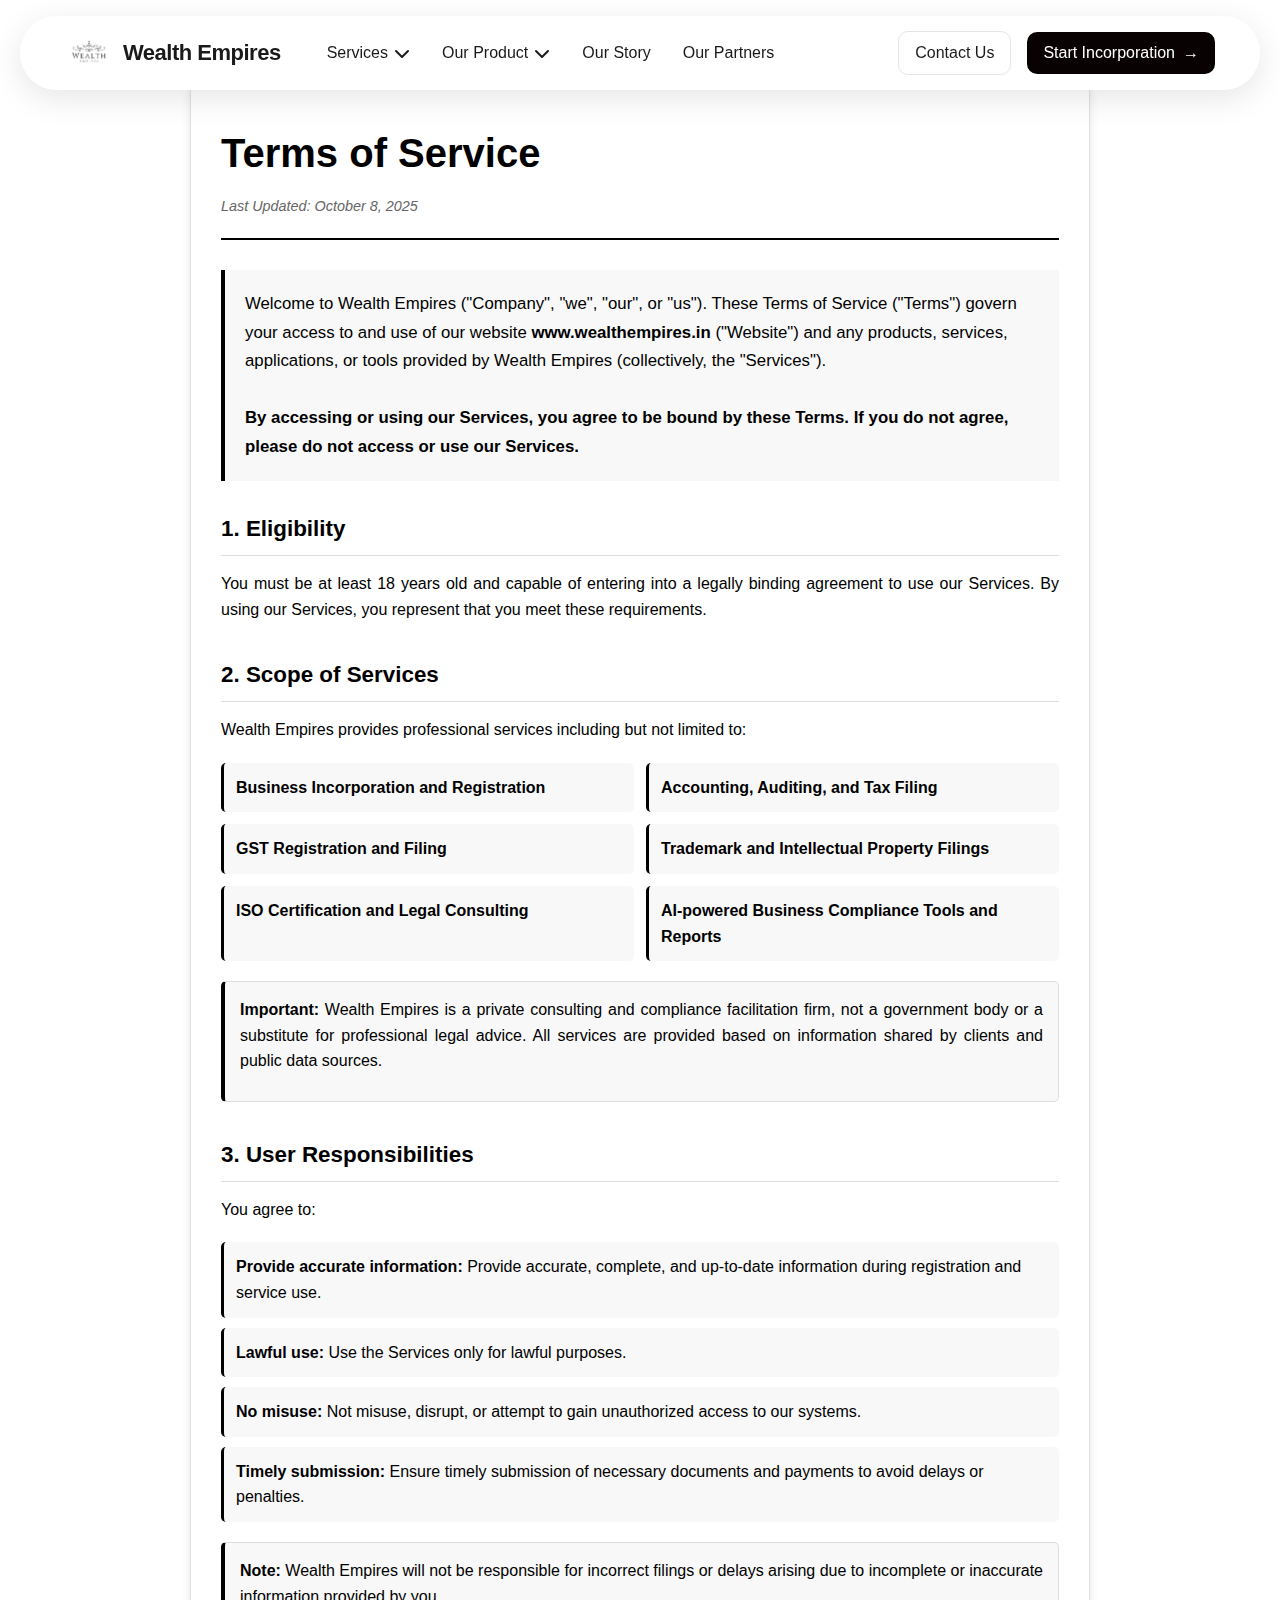
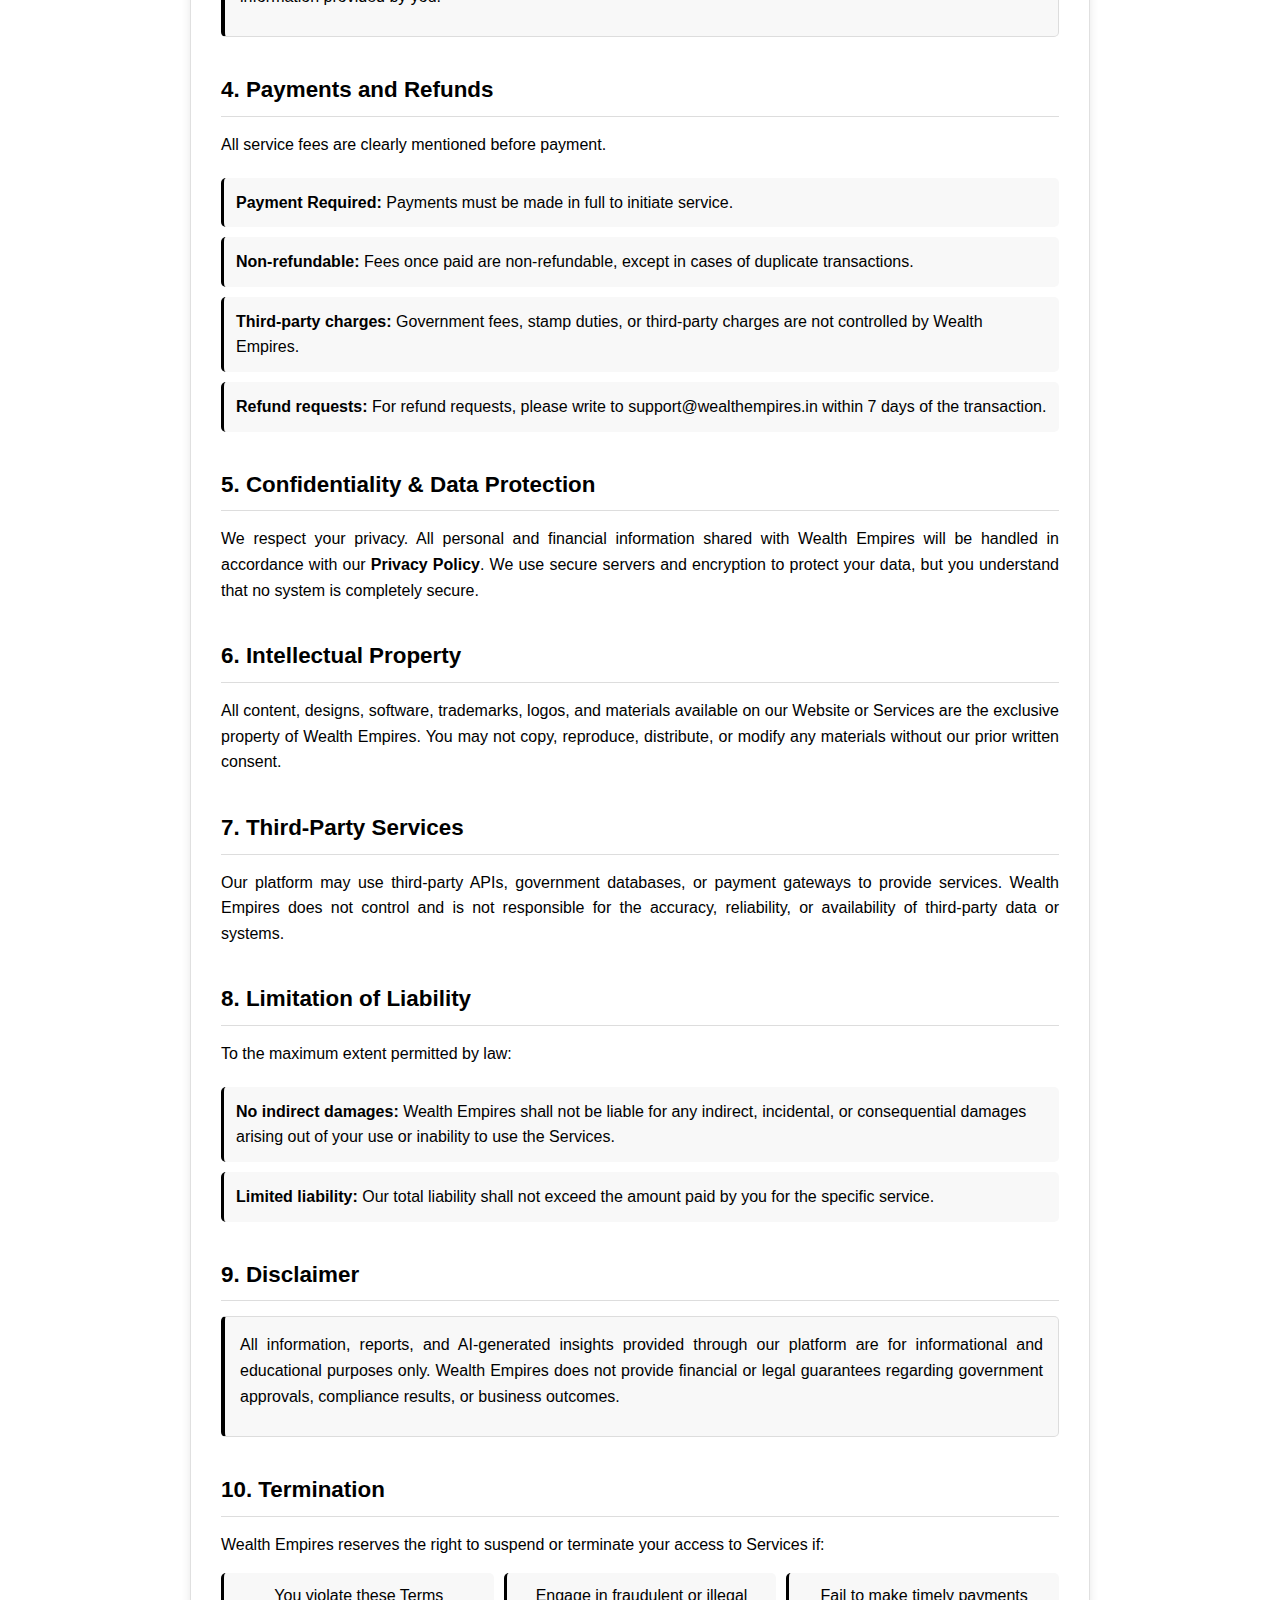
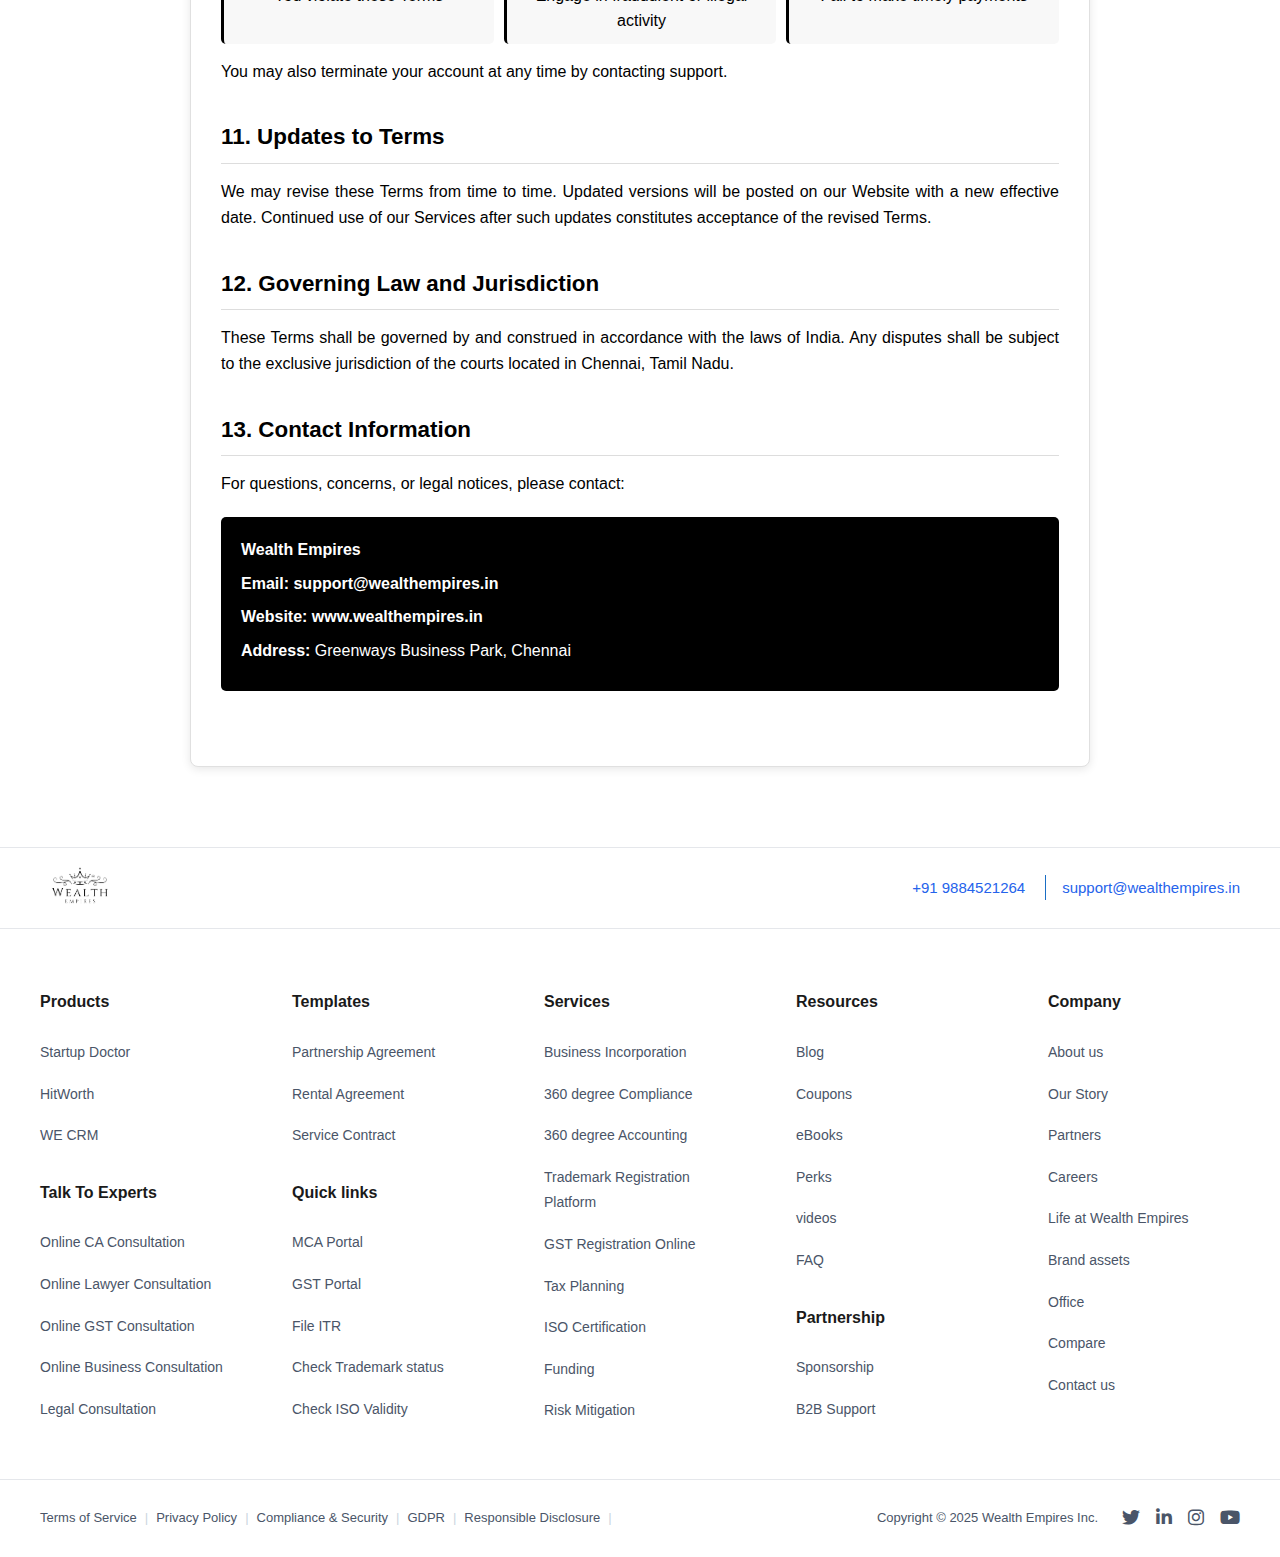
<file: Terms of Service.html>
<!DOCTYPE html>
<html lang="en">

<head>
    <meta charset="UTF-8">
    <meta name="viewport" content="width=device-width, initial-scale=1.0">
    <title>Terms of Service</title>
    <link rel="icon" type="image/jpeg" href="Wealth Empires.jpg">
    <link rel="shortcut icon" type="image/jpeg" href="Wealth Empires.jpg">
    <link rel="stylesheet" href="styles.css?v=2">
    <link rel="stylesheet" href="https://cdnjs.cloudflare.com/ajax/libs/font-awesome/6.5.2/css/all.min.css">
</head>

<body>
    <div class="nav-overlay" id="navOverlay"></div>
    <header>
        <div class="nav-container">
            <nav>
                <div class="logo">
                    <a href="index.html"
                        style="text-decoration: none; color: inherit; display: flex; align-items: center; gap: 10px;">
                        <img src="Wealth Empires.jpg" alt="Wealth Empires Logo"
                            style="height: 48px; width: auto; border-radius: 8px;">
                        <div class="logo-text">Wealth Empires</div>
                    </a>
                </div>
                <div class="hamburger" id="hamburger">
                    <span></span>
                    <span></span>
                    <span></span>
                </div>
                <ul class="nav-links" id="navLinks">
                    <li class="dropdown">
                        <a href="#" class="dropdown-toggle">Services <i id="services-dropdown-icon" class="fas fa-chevron-down text-xs transition-transform duration-200"></i></a>
                        <div class="dropdown-menu">
                            <a href="incorporation.html" class="dropdown-item">
                                <span>Incorporation</span>
                            </a>
                            <a href="360-compliance.html" class="dropdown-item">
                                <span>360° Compliance</span>
                            </a>
                            <a href="trademark.html" class="dropdown-item">
                                <span>Trademark</span>
                            </a>
                            <a href="taxes.html" class="dropdown-item">
                                <span>Taxes</span>
                            </a>

                        </div>
                    </li>
                    <li class="dropdown">
                        <a href="#" class="dropdown-toggle">Our Product <i id="services-dropdown-icon" class="fas fa-chevron-down text-xs transition-transform duration-200"></i></a>
                        <div class="dropdown-menu">
                            <a href="https://aistartupdoctor.com/" class="dropdown-item">
                                <span>Startup Doctor</span>
                            </a>
                            <a href="https://hitworth.wealthempires.in" class="dropdown-item">
                                <span>HitWorth</span>
                            </a>
                        </div>
                    </li>
                    <li><a href="our-story.html">Our Story</a></li>
                    <li><a href="our-partner.html">Our Partners</a></li>
                    <li class="header-buttons-li">
                        <div class="header-buttons">
                            <a href="contact.html" class="btn-demo">Contact Us</a>
                            <a href="https://crm.wealthempires.in/" class="btn-primary" style="color: white;">Start
                                Incorporation</a>
                        </div>
                    </li>
                </ul>

            </nav>
        </div>
    </header>
    <script>
        // Smooth scrolling for navigation links
        document.querySelectorAll('a[href^="#"]').forEach(anchor => {
            anchor.addEventListener('click', function (e) {
                e.preventDefault();
                const target = document.querySelector(this.getAttribute('href'));
                if (target) {
                    target.scrollIntoView({
                        behavior: 'smooth',
                        block: 'start'
                    });
                }
            });
        });

        // Add scroll effect to header
        window.addEventListener('scroll', function () {
            const header = document.querySelector('header');
            if (window.scrollY > 100) {
                header.style.background = 'rgba(255, 255, 255, 0.95)';
                header.style.backdropFilter = 'blur(10px)';
            } else {
                header.style.background = '#fff';
                header.style.backdropFilter = 'none';
            }
        });
    </script>

    <!-- Terms of Service Content Section -->
    <div class="terms-container">
        <div class="terms-header">
            <h1>Terms of Service</h1>
            <p class="last-updated">Last Updated: October 8, 2025</p>
        </div>

        <div class="terms-intro">
            Welcome to Wealth Empires ("Company", "we", "our", or "us"). These Terms of Service ("Terms") govern your access to and use of our website <strong>www.wealthempires.in</strong> ("Website") and any products, services, applications, or tools provided by Wealth Empires (collectively, the "Services").
            <br><br>
            <strong>By accessing or using our Services, you agree to be bound by these Terms. If you do not agree, please do not access or use our Services.</strong>
        </div>

        <div class="section">
            <h2>1. Eligibility</h2>
            <p>You must be at least 18 years old and capable of entering into a legally binding agreement to use our Services. By using our Services, you represent that you meet these requirements.</p>
        </div>

        <div class="section">
            <h2>2. Scope of Services</h2>
            <p>Wealth Empires provides professional services including but not limited to:</p>
            <div class="services-grid">
                <div class="service-item">
                    <strong>Business Incorporation and Registration</strong>
                </div>
                <div class="service-item">
                    <strong>Accounting, Auditing, and Tax Filing</strong>
                </div>
                <div class="service-item">
                    <strong>GST Registration and Filing</strong>
                </div>
                <div class="service-item">
                    <strong>Trademark and Intellectual Property Filings</strong>
                </div>
                <div class="service-item">
                    <strong>ISO Certification and Legal Consulting</strong>
                </div>
                <div class="service-item">
                    <strong>AI-powered Business Compliance Tools and Reports</strong>
                </div>
            </div>
            <div class="disclaimer-box">
                <p><strong>Important:</strong> Wealth Empires is a private consulting and compliance facilitation firm, not a government body or a substitute for professional legal advice. All services are provided based on information shared by clients and public data sources.</p>
            </div>
        </div>

        <div class="section">
            <h2>3. User Responsibilities</h2>
            <p>You agree to:</p>
            <div class="responsibilities-list">
                <div class="responsibility-item">
                    <strong>Provide accurate information:</strong> Provide accurate, complete, and up-to-date information during registration and service use.
                </div>
                <div class="responsibility-item">
                    <strong>Lawful use:</strong> Use the Services only for lawful purposes.
                </div>
                <div class="responsibility-item">
                    <strong>No misuse:</strong> Not misuse, disrupt, or attempt to gain unauthorized access to our systems.
                </div>
                <div class="responsibility-item">
                    <strong>Timely submission:</strong> Ensure timely submission of necessary documents and payments to avoid delays or penalties.
                </div>
            </div>
            <div class="warning-box">
                <p><strong>Note:</strong> Wealth Empires will not be responsible for incorrect filings or delays arising due to incomplete or inaccurate information provided by you.</p>
            </div>
        </div>

        <div class="section">
            <h2>4. Payments and Refunds</h2>
            <p>All service fees are clearly mentioned before payment.</p>
            <div class="payment-terms">
                <div class="payment-item">
                    <strong>Payment Required:</strong> Payments must be made in full to initiate service.
                </div>
                <div class="payment-item">
                    <strong>Non-refundable:</strong> Fees once paid are non-refundable, except in cases of duplicate transactions.
                </div>
                <div class="payment-item">
                    <strong>Third-party charges:</strong> Government fees, stamp duties, or third-party charges are not controlled by Wealth Empires.
                </div>
                <div class="payment-item">
                    <strong>Refund requests:</strong> For refund requests, please write to support@wealthempires.in within 7 days of the transaction.
                </div>
            </div>
        </div>

        <div class="section">
            <h2>5. Confidentiality & Data Protection</h2>
            <p>We respect your privacy. All personal and financial information shared with Wealth Empires will be handled in accordance with our <a href="Privacy Policy.html" class="link">Privacy Policy</a>. We use secure servers and encryption to protect your data, but you understand that no system is completely secure.</p>
        </div>

        <div class="section">
            <h2>6. Intellectual Property</h2>
            <p>All content, designs, software, trademarks, logos, and materials available on our Website or Services are the exclusive property of Wealth Empires. You may not copy, reproduce, distribute, or modify any materials without our prior written consent.</p>
        </div>

        <div class="section">
            <h2>7. Third-Party Services</h2>
            <p>Our platform may use third-party APIs, government databases, or payment gateways to provide services. Wealth Empires does not control and is not responsible for the accuracy, reliability, or availability of third-party data or systems.</p>
        </div>

        <div class="section">
            <h2>8. Limitation of Liability</h2>
            <p>To the maximum extent permitted by law:</p>
            <div class="liability-terms">
                <div class="liability-item">
                    <strong>No indirect damages:</strong> Wealth Empires shall not be liable for any indirect, incidental, or consequential damages arising out of your use or inability to use the Services.
                </div>
                <div class="liability-item">
                    <strong>Limited liability:</strong> Our total liability shall not exceed the amount paid by you for the specific service.
                </div>
            </div>
        </div>

        <div class="section">
            <h2>9. Disclaimer</h2>
            <div class="disclaimer-box">
                <p>All information, reports, and AI-generated insights provided through our platform are for informational and educational purposes only. Wealth Empires does not provide financial or legal guarantees regarding government approvals, compliance results, or business outcomes.</p>
            </div>
        </div>

        <div class="section">
            <h2>10. Termination</h2>
            <p>Wealth Empires reserves the right to suspend or terminate your access to Services if:</p>
            <div class="termination-conditions">
                <div class="termination-item">You violate these Terms</div>
                <div class="termination-item">Engage in fraudulent or illegal activity</div>
                <div class="termination-item">Fail to make timely payments</div>
            </div>
            <p>You may also terminate your account at any time by contacting support.</p>
        </div>

        <div class="section">
            <h2>11. Updates to Terms</h2>
            <p>We may revise these Terms from time to time. Updated versions will be posted on our Website with a new effective date. Continued use of our Services after such updates constitutes acceptance of the revised Terms.</p>
        </div>

        <div class="section">
            <h2>12. Governing Law and Jurisdiction</h2>
            <p>These Terms shall be governed by and construed in accordance with the laws of India. Any disputes shall be subject to the exclusive jurisdiction of the courts located in Chennai, Tamil Nadu.</p>
        </div>

        <div class="section">
            <h2>13. Contact Information</h2>
            <p>For questions, concerns, or legal notices, please contact:</p>
            <div class="contact-info">
                <div class="contact-details" style="color: #ffffff;">
                    <p><strong>Wealth Empires</strong></p>
                    <p><strong>Email:</strong> <a href="mailto:support@wealthempires.in" class="email-link" style="color: #ffffff;">support@wealthempires.in</a></p>
                    <p><strong>Website:</strong> <a href="https://www.wealthempires.in" class="email-link" target="_blank" style="color: #ffffff;">www.wealthempires.in</a></p>
                    <p><strong>Address:</strong> Greenways Business Park, Chennai</p>
                </div>
            </div>
        </div>
    </div>

    <style>
        body {
            background-color: #ffffff;
            color: #000000;
            font-family: -apple-system, BlinkMacSystemFont, 'Segoe UI', 'Helvetica Neue', Arial, sans-serif;
            line-height: 1.6;
        }

        .terms-container {
            max-width: 900px;
            margin: 80px auto;
            padding: 40px 30px;
            background: #ffffff;
            border: 1px solid #e0e0e0;
            border-radius: 8px;
            box-shadow: 0 2px 10px rgba(0, 0, 0, 0.1);
        }

        .terms-header {
            text-align: left;
            margin-bottom: 30px;
            padding-bottom: 20px;
            border-bottom: 2px solid #000000;
        }

        .terms-header h1 {
            font-size: 2.5rem;
            font-weight: 700;
            color: #000000;
            margin-bottom: 10px;
        }

        .last-updated {
            font-size: 0.9rem;
            color: #666666;
            font-style: italic;
        }

        .terms-intro {
            background: #f8f8f8;
            padding: 20px;
            border-left: 4px solid #000000;
            margin-bottom: 30px;
            font-size: 1.05rem;
            line-height: 1.7;
        }

        .section {
            margin-bottom: 35px;
        }

        .section h2 {
            font-size: 1.4rem;
            font-weight: 600;
            color: #000000;
            margin-bottom: 15px;
            padding-bottom: 8px;
            border-bottom: 1px solid #ddd;
        }

        .section p {
            margin-bottom: 12px;
            text-align: justify;
        }

        .services-grid {
            display: grid;
            grid-template-columns: repeat(auto-fit, minmax(280px, 1fr));
            gap: 12px;
            margin: 20px 0;
        }

        .service-item {
            background: #f8f8f8;
            padding: 12px;
            border-radius: 5px;
            border-left: 3px solid #000000;
            font-weight: 500;
        }

        .responsibilities-list {
            margin: 20px 0;
        }

        .responsibility-item {
            background: #f8f8f8;
            padding: 12px;
            margin-bottom: 10px;
            border-radius: 5px;
            border-left: 3px solid #000000;
        }

        .responsibility-item:last-child {
            margin-bottom: 0;
        }

        .payment-terms {
            margin: 20px 0;
        }

        .payment-item {
            background: #f8f8f8;
            padding: 12px;
            margin-bottom: 10px;
            border-radius: 5px;
            border-left: 3px solid #000000;
        }

        .payment-item:last-child {
            margin-bottom: 0;
        }

        .liability-terms {
            margin: 20px 0;
        }

        .liability-item {
            background: #f8f8f8;
            padding: 12px;
            margin-bottom: 10px;
            border-radius: 5px;
            border-left: 3px solid #000000;
        }

        .liability-item:last-child {
            margin-bottom: 0;
        }

        .termination-conditions {
            display: grid;
            grid-template-columns: repeat(auto-fit, minmax(200px, 1fr));
            gap: 10px;
            margin: 15px 0;
        }

        .termination-item {
            background: #f8f8f8;
            padding: 10px;
            border-radius: 5px;
            border-left: 3px solid #000000;
            font-weight: 500;
            text-align: center;
        }

        .disclaimer-box {
            background: #f8f8f8;
            border: 1px solid #ddd;
            padding: 15px;
            border-radius: 5px;
            margin: 15px 0;
            border-left: 4px solid #000000;
        }

        .warning-box {
            background: #f8f8f8;
            border: 1px solid #ddd;
            padding: 15px;
            border-radius: 5px;
            margin: 15px 0;
            border-left: 4px solid #000000;
        }

        .contact-info {
            background: #000000;
            padding: 20px;
            border-radius: 5px;
            margin: 20px 0;
            text-align: center;
        }

        .contact-details {
            text-align: left;
        }

        .contact-details p {
            margin-bottom: 8px;
        }

        .email-link {
            color: #000000;
            text-decoration: none;
            font-weight: 600;
        }

        .email-link:hover {
            text-decoration: underline;
        }

        .link {
            color: #000000;
            text-decoration: none;
            font-weight: 600;
        }

        .link:hover {
            text-decoration: underline;
        }

        @media (max-width: 768px) {
            .terms-container {
                margin: 20px;
                padding: 20px 15px;
            }

            .terms-header h1 {
                font-size: 2rem;
            }

            .services-grid {
                grid-template-columns: 1fr;
            }

            .termination-conditions {
                grid-template-columns: 1fr;
            }

            .service-item,
            .responsibility-item,
            .payment-item,
            .liability-item,
            .termination-item {
                padding: 10px;
            }
        }
    </style>

    <!-- Footer -->
    <style>
        @media (max-width: 768px) {
            /* Stack header items vertically */
            .footer-header-content {
                flex-direction: column;
                gap: 20px;
            }

            .header-divider {
                display: none;
            }

            /* Perfect accordion-style footer content */
            .footer-content {
                flex-direction: column;
                padding: 0 20px;
                gap: 0;
            }

            .footer-column {
                margin-bottom: 0;
                border-bottom: 1px solid #f0f0f0;
            }

            .footer-column:last-child {
                border-bottom: none;
            }

            /* Dropdown header styling - matches reference */
            .footer-column h3 {
                margin: 0;
                padding: 18px 0;
                font-size: 16px;
                font-weight: 500;
                color: #333;
                cursor: pointer;
                position: relative;
                display: flex;
                justify-content: space-between;
                align-items: center;
                background: #fff;
                transition: all 0.3s ease;
                text-align: left;
            }

            .footer-column h3:hover {
                background: #f8f9fa;
            }

            /* Dropdown arrow */
            .footer-column h3::after {
                content: '▼';
                font-size: 12px;
                color: #999;
                transform: rotate(0deg);
                transition: transform 0.3s ease;
            }

            .footer-column h3.active::after {
                transform: rotate(180deg);
            }

            /* Dropdown content */
            .footer-column ul {
                max-height: 0;
                overflow: hidden;
                transition: max-height 0.3s ease;
                margin: 0;
                padding: 0;
                list-style: none;
                background: #fff;
            }

            .footer-column ul.active {
                max-height: 500px;
                padding: 0 0 20px 0;
            }

            .footer-column ul li {
                margin: 0;
                padding: 8px 0;
            }

            .footer-column ul li a {
                color: #666;
                text-decoration: none;
                font-size: 14px;
                display: block;
                transition: color 0.2s ease;
                text-align: left;
            }

            .footer-column ul li a:hover {
                color: #2563eb;
            }

            /* Hide secondary headings (Templates, Partnership, Quick links) on mobile */
            .footer-column h3[style*="margin-top"] {
                display: none;
            }

            /* Stack bottom links and social media vertically */
            .footer-bottom-content {
                flex-direction: column-reverse;
                gap: 20px;
                text-align: center;
            }

            .footer-links {
                display: flex;
                flex-direction: column;
                gap: 10px;
            }

            .footer-links span {
                display: none;
            }

            .footer-right {
                flex-direction: column;
                gap: 15px;
            }
        }
    </style>
    <footer class="footer-container">
        <!-- Top Header Section -->
        <div class="footer-header">
            <div class="footer-header-content">
                <div class="logo-section">
                    <img src="Wealth Empires.jpg" alt="Wealth Empires" class="footer-logo">
                </div>
                <div class="header-divider">
                    <div class="contact-section">
                        <a href="tel:+919884521264" class="support-email">+91 9884521264</a>
                    </div>
                    <div class="mail-support" style="transform: translateY(-1px) !important;">
                        <a href="mailto:support@wealthempires.in" class="support-email">
                            support@wealthempires.in
                        </a>
                    </div>
                </div>
            </div>
        </div>
        <style>
            .mail-support{
            
            padding-left: 1rem;
            border-left: #1a6ec4 1px solid;
        }
                .header-divider {
                    display: flex;
                    flex-direction: row;
                    gap: 20px;
                }

    /* Tablet and smaller */
    @media (max-width: 768px) {
        .header-divider {
            flex-direction: column;
            gap: 12px;
        }
        .mail-support{
            
            padding-left: 0rem;
            border-left: #1a6ec4 0px solid;
        }
    }

    /* Mobile */
    @media (max-width: 480px) {
        .header-divider {
            gap: 8px;
            flex-wrap: wrap;
        }
    }

        </style>

        <div class="footer-content">
            <div class="footer-column">
                <h3>Products</h3>
                <ul>
                    <li><a href="https://aistartupdoctor.com/">Startup Doctor</a></li>
                    <li><a href="https://hitworth.wealthempires.in">HitWorth</a></li>
                    <li><a href="https://crm.wealthempires.in">WE CRM</a></li>
                </ul>
                <h3 style="margin-top: 32px;">Talk To Experts</h3>
                <ul>
                    <li><a href="https://wealthempires.in/contact.html">Online CA Consultation</a></li>
                    <li><a href="https://wealthempires.in/contact.html">Online Lawyer Consultation</a></li>
                    <li><a href="https://wealthempires.in/contact.html">Online GST Consultation</a></li>
                    <li><a href="https://wealthempires.in/contact.html">Online Business Consultation</a></li>
                    <li><a href="https://wealthempires.in/contact.html">Legal Consultation</a></li>
                </ul>
            </div>

            <div class="footer-column">
                <h3>Templates</h3>
                <ul>
                    <li><a href="#">Partnership Agreement</a></li>
                    <li><a href="#">Rental Agreement</a></li>
                    <li><a href="#">Service Contract</a></li>
                </ul>
                <h3 style="margin-top: 32px;">Quick links</h3>
                <ul>
                    <li><a href="https://www.mca.gov.in/content/mca/global/en/home.html">MCA Portal</a></li>
                    <li><a href="https://www.gst.gov.in/">GST Portal</a></li>
                    <li><a href="https://wealthempires.in/contact.html">File ITR</a></li>
                    <li><a href="https://tmrsearch.ipindia.gov.in/estatus">Check Trademark status</a></li>
                    <li><a href="https://uasl.uk.com/certifiedorganization/">Check ISO Validity</a></li>
                </ul>
            </div>

            <div class="footer-column">
                <h3>Services</h3>
                <ul>
                    <li><a href="https://wealthempires.in/incorporation.html">Business Incorporation </a></li>
                    <li><a href="https://wealthempires.in/360-compliance.html">360 degree Compliance</a></li>
                    <li><a href="https://wealthempires.in/360-compliance.html">360 degree Accounting </a></li>
                    <li><a href="https://wealthempires.in/trademark.html">Trademark Registration Platform </a></li>
                    <li><a href="https://wealthempires.in/taxes.html">GST Registration Online</a></li>
                    <li><a href="https://wealthempires.in/taxes.html">Tax Planning</a></li>
                    <li><a href="https://wealthempires.in/contact.html">ISO Certification</a></li>
                    <li><a href="https://wealthempires.in/contact.html">Funding</a></li>
                    <li><a href="https://wealthempires.in/contact.html">Risk Mitigation</a></li>

                </ul>
            </div>

            <div class="footer-column">
                <h3>Resources</h3>
                <ul>
                    <li><a href="https://wealthempires.medium.com/">Blog</a></li>
                    <li><a href="https://freshbooks.in">Coupons</a></li>
                    <li><a href="https://wealthempires.medium.com/">eBooks</a></li>
                    <li><a href="#perks">Perks</a></li>
                    <li><a href="https://www.youtube.com/@thewealthempires">videos</a></li>
                    <li><a href="https://wealthempires.in/contact.html">FAQ</a></li>
                </ul>
                <h3 style="margin-top: 32px;">Partnership</h3>
                <ul>
                    <li><a href="https://wealthempires.in/contact.html">Sponsorship</a></li>
                    <li><a href="https://wealthempires.in/contact.html">B2B Support</a></li>
                </ul>
            </div>

            <div class="footer-column">
                <h3>Company</h3>
                <ul>
                    <li><a href="https://wealthempires.in/our-story.html">About us</a></li>
                    <li><a href="https://wealthempires.in/our-story.html">Our Story</a></li>
                    <li><a href="https://wealthempires.in/our-partner.html">Partners</a></li>
                    <li><a href="https://www.linkedin.com/company/wealthempires">Careers</a></li>
                    <li><a href="https://wealthempires.in/our-story.html">Life at Wealth Empires</a></li>
                    <li><a href="https://wealthempires.in/our-story.html">Brand assets</a></li>
                    <li><a href="https://wealthempires.in/our-story.html">Office</a></li>
                    <li><a href="https://wealthempires.in/compare.html">Compare</a></li>
                    <li><a href="https://wealthempires.in/contact.html">Contact us</a></li>
                </ul>
            </div>
        </div>

        <div class="footer-bottom">
            <div class="footer-bottom-content">
                <div class="footer-links">
                    <a href="Terms of Service.html">Terms of Service</a>
                    <span>|</span>
                    <a href="Privacy Policy.html">Privacy Policy</a>
                    <span>|</span>
                    <a href="gdpr.html">Compliance & Security</a>
                    <span>|</span>
                    <a href="gdpr.html">GDPR</a>
                    <span>|</span>
                    <a href="Responsible Disclosure Policy.html">Responsible Disclosure</a>
                    <span>|</span>
                </div>

                <div class="footer-right">
                    <div class="copyright">
                        Copyright © 2025 Wealth Empires Inc.
                    </div>
                    <div class="social-links">
                        <a href="https://x.com/wewealthempires" aria-label="Twitter"><i class="fab fa-twitter"></i></a>
                        <a href="https://www.linkedin.com/company/wealthempires" aria-label="LinkedIn"><i
                                class="fab fa-linkedin-in"></i></a>
                        <a href="https://instagram.com/thewealthempires" aria-label="Instagram"><i
                                class="fab fa-instagram"></i></a>
                        <a href="https://youtube.com/@thewealthempires" aria-label="YouTube"><i
                                class="fab fa-youtube"></i></a>
                    </div>
                </div>
            </div>
        </div>
    </footer>

    <script>
        // Mobile footer accordion functionality
        document.addEventListener('DOMContentLoaded', function() {
            // Only activate on mobile devices
            if (window.innerWidth <= 768) {
                initFooterAccordion();
            }
            
            // Reinitialize on window resize
            window.addEventListener('resize', function() {
                if (window.innerWidth <= 768) {
                    initFooterAccordion();
                } else {
                    resetFooterAccordion();
                }
            });
        });

        function initFooterAccordion() {
            const footerColumns = document.querySelectorAll('.footer-column');
            
            footerColumns.forEach(column => {
                const heading = column.querySelector('h3');
                const list = column.querySelector('ul');
                
                if (heading && list && !heading.hasAttribute('style')) {
                    // Initially collapse all sections
                    list.classList.remove('active');
                    heading.classList.remove('active');
                    
                    // Remove any existing click listeners
                    const newHeading = heading.cloneNode(true);
                    heading.parentNode.replaceChild(newHeading, heading);
                    
                    // Add click listener
                    newHeading.addEventListener('click', function() {
                        const newList = column.querySelector('ul');
                        const isActive = newList.classList.contains('active');
                        
                        // Close all other sections
                        footerColumns.forEach(otherColumn => {
                            const otherList = otherColumn.querySelector('ul');
                            const otherHeading = otherColumn.querySelector('h3');
                            if (otherList && otherHeading && !otherHeading.hasAttribute('style')) {
                                otherList.classList.remove('active');
                                otherHeading.classList.remove('active');
                            }
                        });
                        
                        // Toggle current section
                        if (!isActive) {
                            newList.classList.add('active');
                            newHeading.classList.add('active');
                        }
                    });
                }
            });
        }

        function resetFooterAccordion() {
            const footerColumns = document.querySelectorAll('.footer-column');
            
            footerColumns.forEach(column => {
                const heading = column.querySelector('h3');
                const list = column.querySelector('ul');
                
                if (heading && list) {
                    list.classList.remove('active');
                    heading.classList.remove('active');
                    
                    // Remove click listeners
                    const newHeading = heading.cloneNode(true);
                    heading.parentNode.replaceChild(newHeading, heading);
                }
            });
        }
    </script>
</body>

</html>
</file>
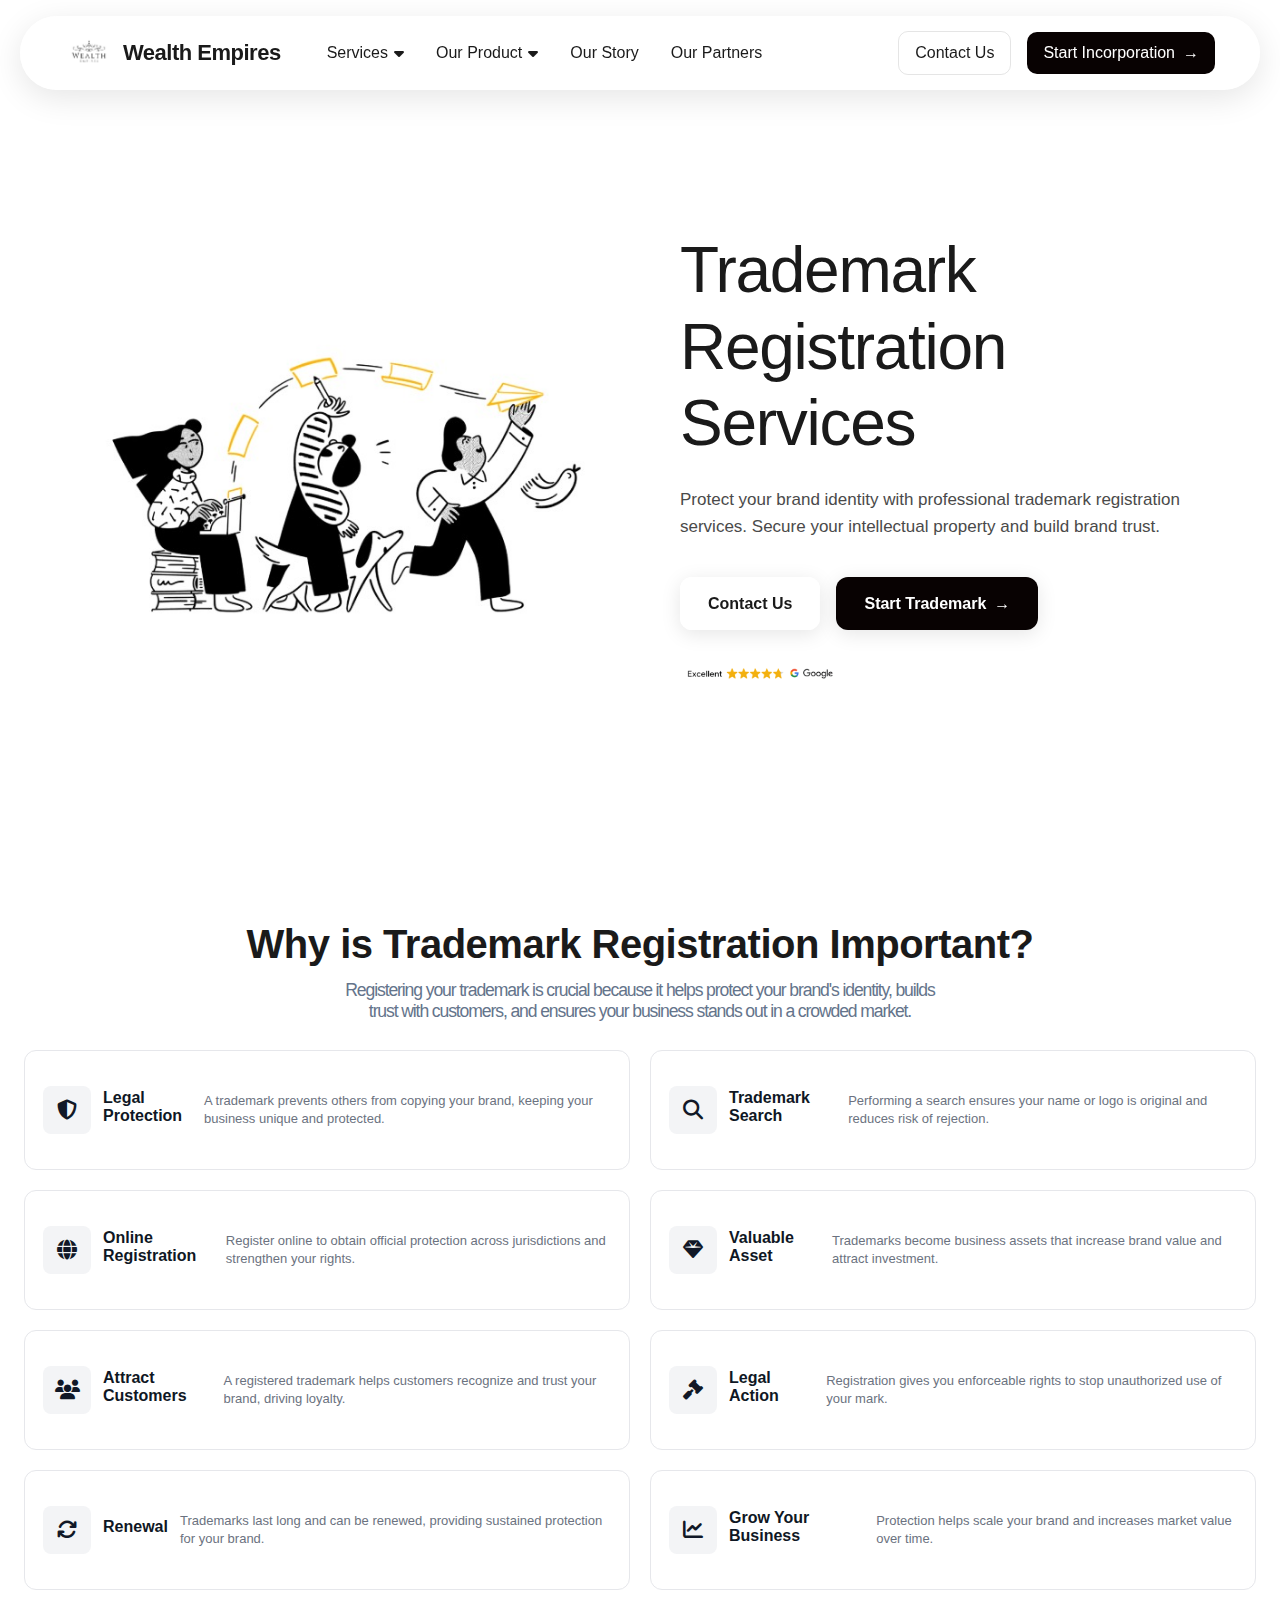
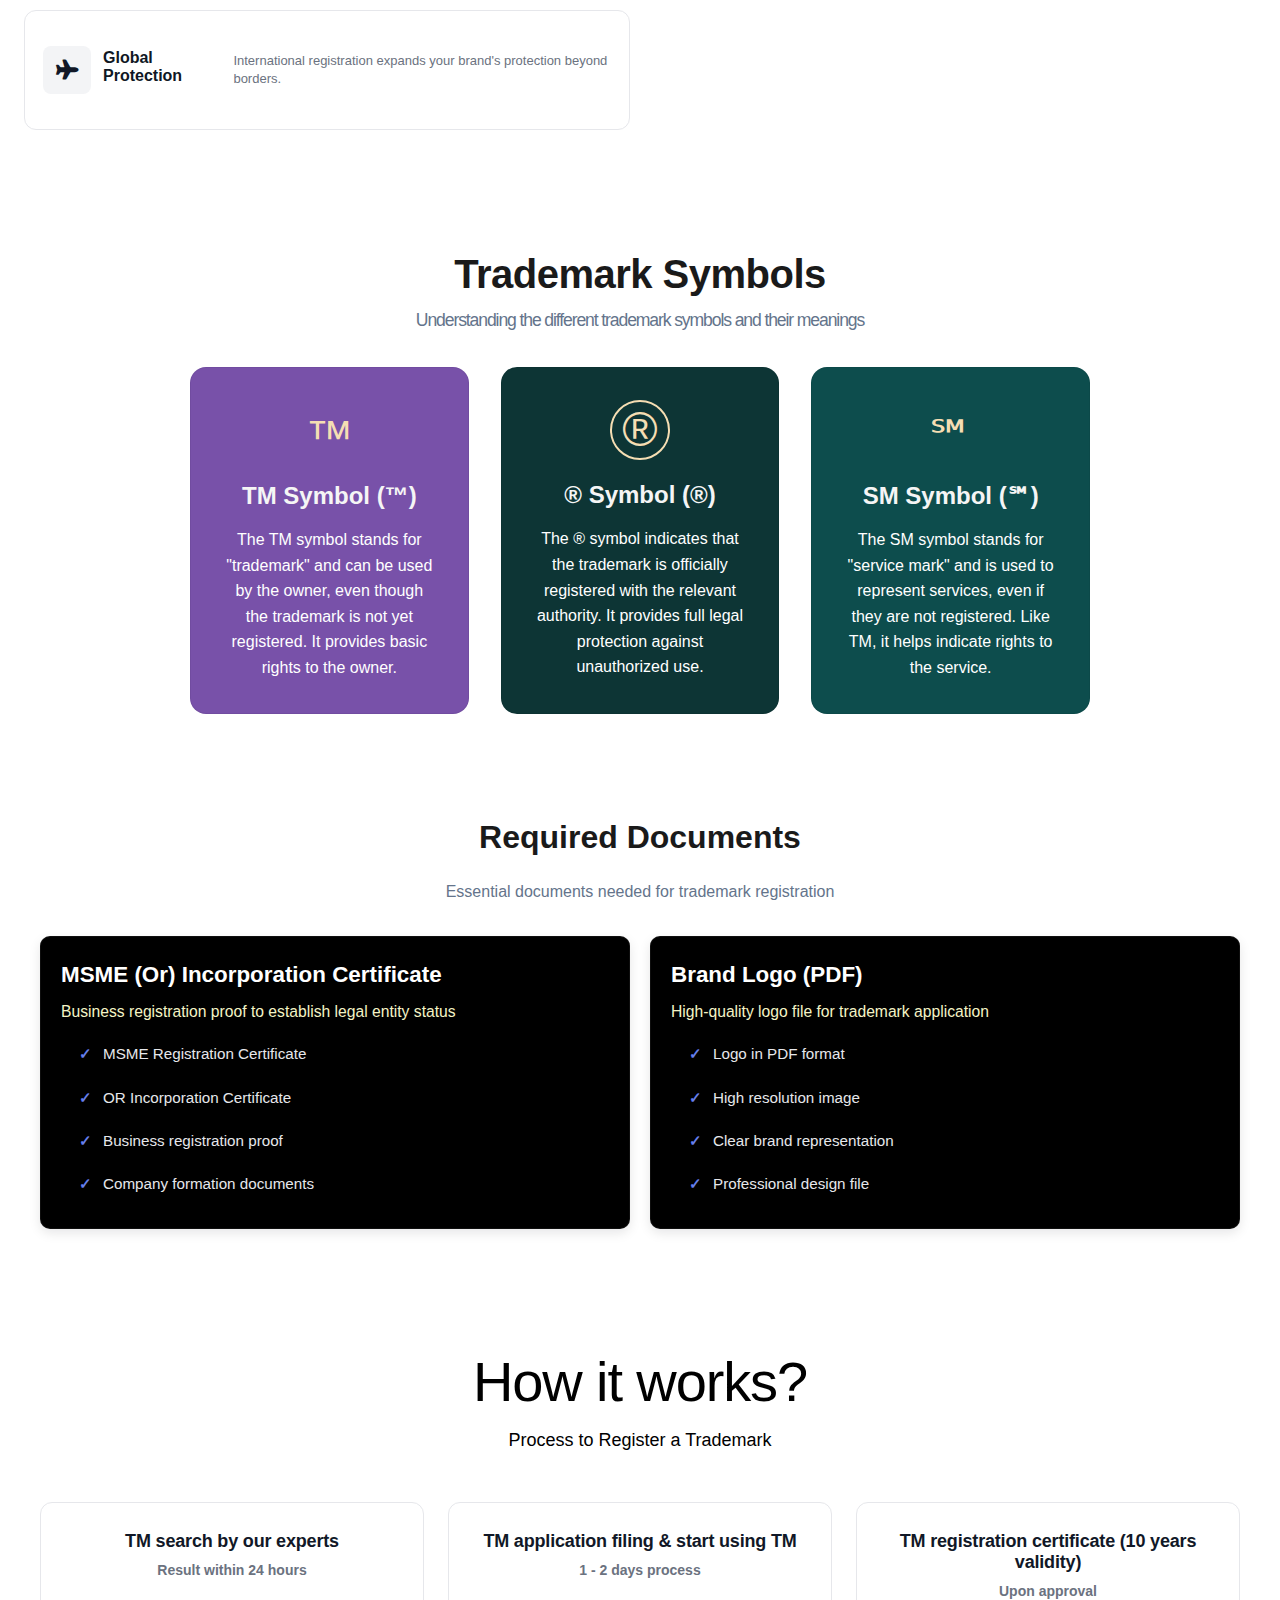
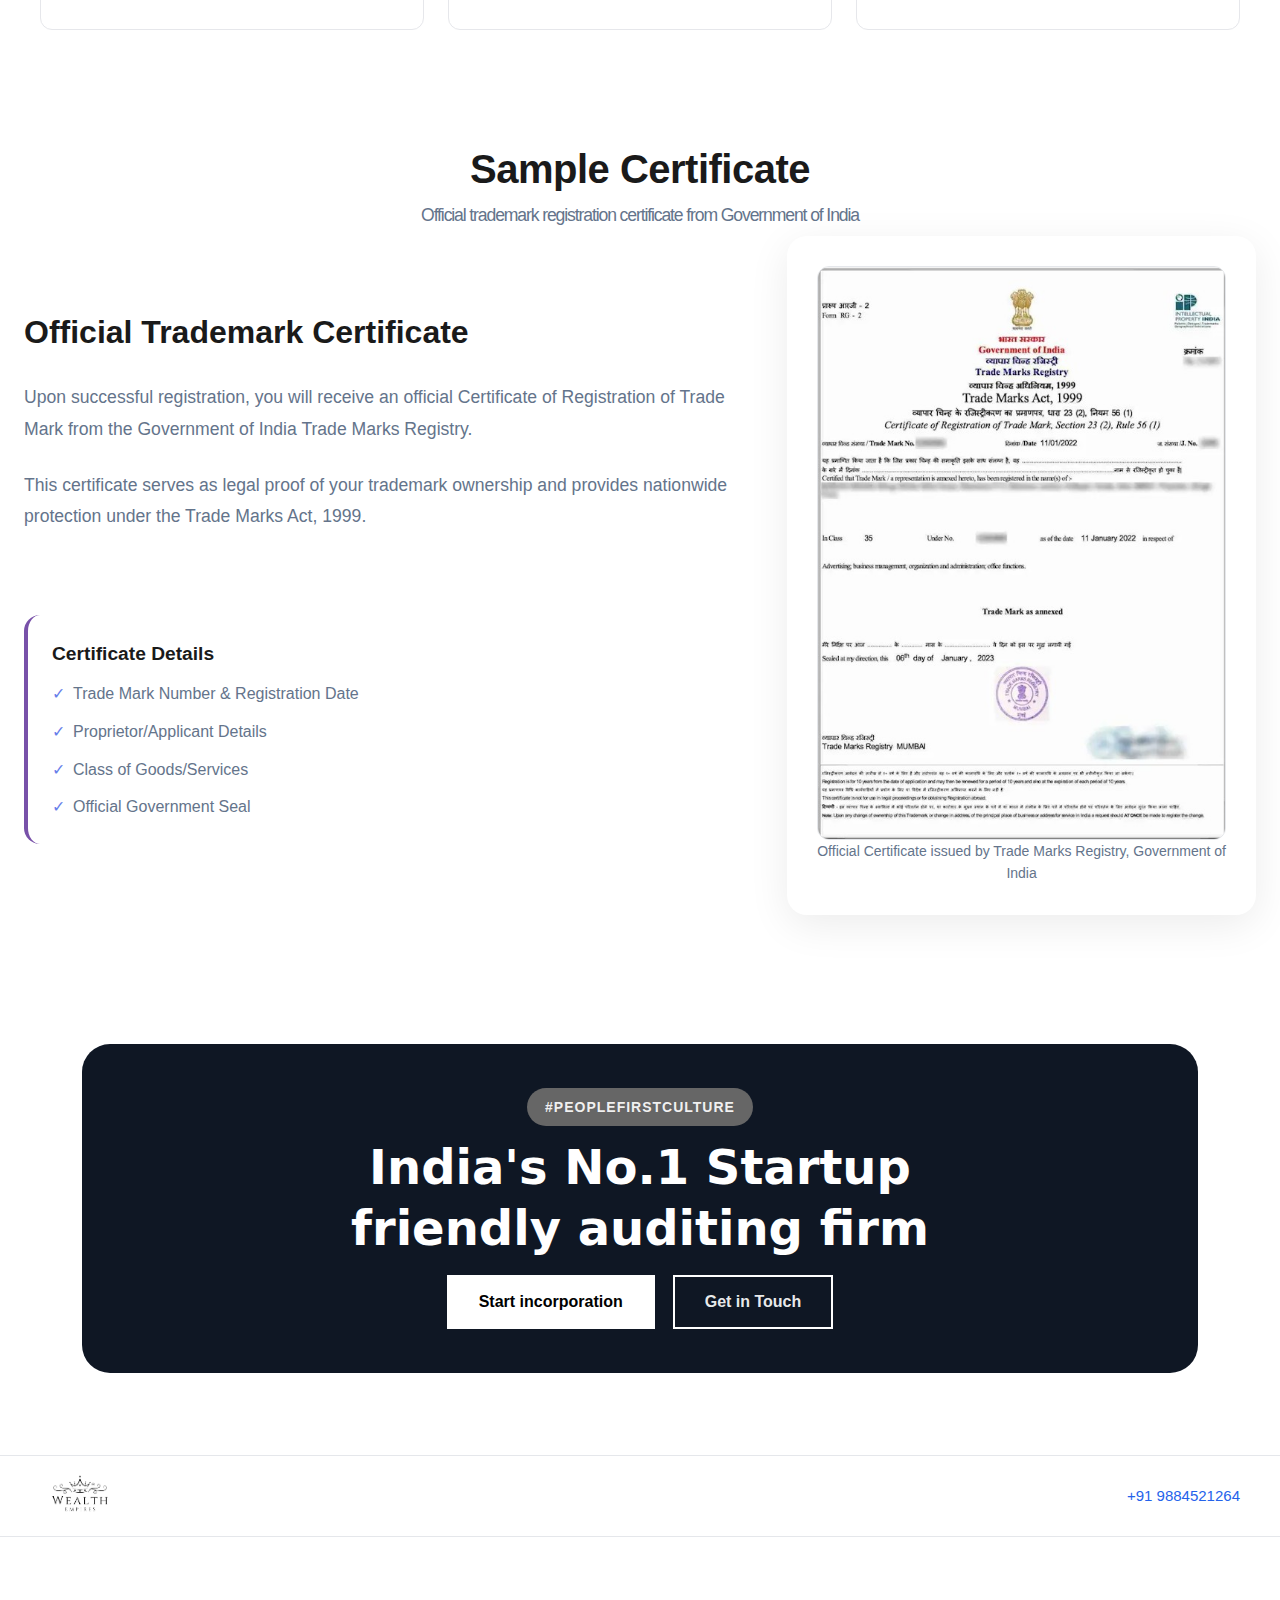
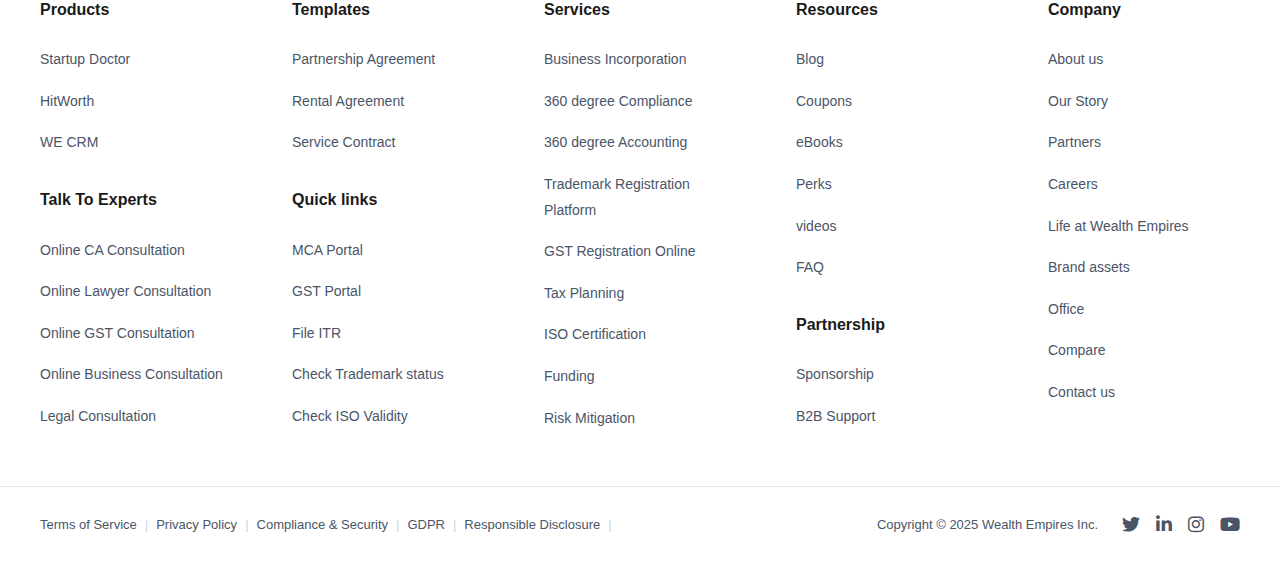
<file: trademark.html>
<!DOCTYPE html>
<html lang="en">

<head>
    <meta charset="UTF-8">
    <meta name="viewport" content="width=device-width, initial-scale=1.0">
    <title>Trademark Registration Made Simple | Protect Your Brand Today</title>
    <link rel="icon" type="image/jpeg" href="Wealth Empires.jpg">
    <link rel="shortcut icon" type="image/jpeg" href="Wealth Empires.jpg">
    <link rel="stylesheet" href="styles.css?v=3">
    <link rel="stylesheet" href="https://cdnjs.cloudflare.com/ajax/libs/font-awesome/6.5.2/css/all.min.css">
    <script type="application/ld+json">
{
  "@context": "https://schema.org",
  "@type": "Service",
  "serviceType": "Trademark Registration",
  "provider": {
    "@type": "Organization",
    "name": "Wealth Empires",
    "url": "https://wealthempires.com"
  },
  "description": "Fast and affordable trademark filing with expert legal guidance. Protect your brand identity with Wealth Empires.",
  "areaServed": "India"
}
</script>

    <style>
        * {
            margin: 0;
            padding: 0;
            box-sizing: border-box;
        }

        body {
            font-family: -apple-system, BlinkMacSystemFont, 'Segoe UI', 'Roboto', 'Oxygen', 'Ubuntu', 'Cantarell', 'Fira Sans', 'Droid Sans', 'Helvetica Neue', sans-serif;
            -webkit-font-smoothing: antialiased;
            -moz-osx-font-smoothing: grayscale;
            background-color: #ffffff;
        }

        .hero-section {
            min-height: 100vh;
            display: flex;
            align-items: center;
            padding: 10% 40px 60px 40px;
            background: linear-gradient(135deg, #ffffff 0%, #ffffff 100%);
        }

        .container {
            max-width: 1400px;
            margin: 0 auto;
            width: 100%;
        }

        .hero-content {
            display: grid;
            grid-template-columns: 1fr 1fr;
            gap: 80px;
            align-items: center;
        }

        .hero-left {
            padding-right: 20px;
            text-align: left;
        }

        .hero-left h1 {
            font-size: 64px;
            font-weight: 700;
            line-height: 1.2;
            color: #1a1a1a;
            margin-bottom: 24px;
            letter-spacing: -0.02em;
            text-align: left;
        }

        .hero-left p {
            font-size: 20px;
            line-height: 1.6;
            color: #4a4a4a;
            margin-bottom: 36px;
            max-width: 540px;
            text-align: left;
        }

        .cta-button {
            display: inline-block;
            padding: 14p x 32px;
            background-color: #2383E2;
            color: #ffffff;
            font-size: 16px;
            font-weight: 600;
            text-decoration: none;
            border-radius: 6px;
            border: none;
            cursor: pointer;
            transition: all 0.3s ease;
            box-shadow: 0 2px 8px rgba(35, 131, 226, 0.2);
        }

        .cta-button:hover {
            background-color: #1a6ec4;
            transform: translateY(-2px);
            box-shadow: 0 4px 12px rgba(35, 131, 226, 0.3);
        }

        .cta-button:active {
            transform: translateY(0);
        }

        .hero-right {
            display: flex;
            justify-content: center;
            align-items: center;
            padding-left: 20px;
        }

        .hero-image {
            width: 100%;
            max-width: 650px;
            height: auto;
            object-fit: contain;
            animation: fadeInUp 0.8s ease-out;
        }

        @keyframes fadeInUp {
            from {
                opacity: 0;
                transform: translateY(30px);
            }

            to {
                opacity: 1;
                transform: translateY(0);
            }
        }

        .pagination-dots {
            display: flex;
            gap: 12px;
            margin-top: 40px;
        }

        .dot {
            width: 10px;
            height: 10px;
            border-radius: 50%;
            background-color: #d1d1d1;
            cursor: pointer;
            transition: all 0.3s ease;
        }

        .dot.active {
            background-color: #2383E2;
            width: 32px;
            border-radius: 5px;
        }

        .dot:hover {
            background-color: #a0a0a0;
        }

        /* Tablet Styles */
        @media (max-width: 1024px) {
            .hero-content {
                gap: 50px;
            }

            .hero-left h1 {
                font-size: 52px;
            }

            .hero-left p {
                font-size: 18px;
            }

            .hero-image {
                max-width: 500px;
            }
        }

        /* Mobile Styles */
        @media (max-width: 768px) {
            .hero-section {
                padding: 40px 20px;
                min-height: auto;
            }

            .hero-content {
                grid-template-columns: 1fr;
                gap: 40px;
            }

            .hero-left {
                padding-right: 0;
                text-align: center !important;
                margin-bottom: 20px;
            }

            .hero-left h1 {
                text-align: center !important;
            }

            .hero-left p {
                text-align: center !important;
            }

            .hero-left h1 {
                font-size: 42px;
            }

            .hero-left p {
                font-size: 17px;
                margin-left: auto;
                margin-right: auto;
            }

            .hero-right {
                display: block;
                padding-left: 0;
                order: 2;
                text-align: center;
                margin-top: 12px;
            }

            .hero-image {
                max-width: 100%;
            }

            .pagination-dots {
                justify-content: center;
            }

            .cta-button {
                width: 100%;
                max-width: 280px;
            }
        }

        @media (max-width: 480px) {
            .hero-left {
                text-align: center !important;
            }

            .hero-left h1 {
                text-align: center !important;
            }

            .hero-left p {
                text-align: center !important;
            }

            .hero-section {
                padding: 100px 16px 0px 16px;
            }

            .hero-left h1 {
                font-size: 36px;
            }

            .hero-left p {
                font-size: 16px;
                margin-bottom: 28px;
            }

            .cta-button {
                padding: 12px 28px;
                font-size: 15px;
            }

            .pagination-dots {
                margin-top: 30px;
            }
        }

        /*How it Works*/
        .impact-section {
            max-width: 1200px;
            margin: 50px auto;
        }

        .section-header {
            margin-bottom: 48px;
        }

        .section-title {
            font-size: 56px;
            font-weight: 500;
            line-height: 1.2;
            color: #000000;
            margin-bottom: 20px;
            letter-spacing: -0.02em;
        }

        .section-description {
            text-align: center;
            font-size: 18px;
            line-height: 1.6;
            color: black;
            max-width: 100%;
        }

        .stats-grid {
            display: grid;
            grid-template-columns: repeat(3, 1fr);
            gap: 24px;
        }
        /* Black & White card design for How it works */
        .stat-card {
            background-color: #ffffff;
            border: 1px solid #e6e7eb;
            border-radius: 12px;
            padding: 28px 22px;
            text-align: center;
            transition: transform 0.18s ease, background-color 0.18s ease, color 0.18s ease, box-shadow 0.18s ease;
            cursor: default;
        }

        .stat-card:hover {
            background-color: #0f1724; /* dark on hover */
            color: #ffffff;
            transform: translateY(-8px);
            box-shadow: 0 12px 34px rgba(15, 23, 36, 0.12);
        }

        .stat-number {
            font-size: 18px;
            font-weight: 700;
            line-height: 1.15;
            color: #111827;
            margin-bottom: 8px;
            letter-spacing: -0.01em;
        }

        .stat-description {
            font-size: 14px;
            line-height: 1.45;
            color: #6b7280;
            font-weight: 600;
        }

        /* make sure text turns white on hover */
        .stat-card:hover .stat-number,
        .stat-card:hover .stat-description {
            color: inherit;
        }

        /* Tablet adjustments */
        @media (max-width: 968px) {
            .section-title {
                font-size: 44px;
            }

            .section-description {
                font-size: 17px;
            }

            .stats-grid {
                grid-template-columns: repeat(2, 1fr);
            }

            .stat-card {
                padding: 24px 18px;
            }

            .stat-number {
                font-size: 20px;
                line-height: 1.25;
            }
        }

        /* Mobile adjustments: make cards compact and readable */
        @media (max-width: 640px) {
            body {
                padding: 20px 12px;
            }

            .section-header {
                margin-bottom: 18px;
            }

            .section-title {
                font-size: 32px;
            }

            .section-description {
                font-size: 15px;
            }

            .stats-grid {
                grid-template-columns: 1fr;
                gap: 12px;
            }

            .stat-card {
                padding: 16px 14px;
            }

            .stat-number {
                font-size: 16px;
                line-height: 1.35;
                font-weight: 700;
                margin-bottom: 6px;
            }

            .stat-description {
                font-size: 14px;
                line-height: 1.4;
            }
        }

        @media (max-width: 480px) {
            .section-title {
                font-size: 28px;
            }

            .stat-number {
                font-size: 15px;
            }

            .stat-card {
                padding: 12px 12px;
            }
        }
    </style>
     <style>
        /* Keep content from horizontally overflowing on small screens */
        @media (max-width: 900px) {
            .container { padding: 0 18px; }
        }

        @media (max-width: 768px) {
            body { overflow-x: hidden; }
            .container { padding: 0 16px; max-width: 100%; }
            .hero-section { padding: 80px 16px 40px 16px; }
            .hero-content { grid-template-columns: 1fr; gap: 28px; }
            .hero-left h1 { font-size: 34px; text-align: center; }
            .hero-left p { font-size: 16px; text-align: center; max-width: 100%; }

            /* Make partners stack cleanly and reduce large paddings */
            .partners-grid { grid-template-columns: 1fr !important; gap: 18px; }
            .partner-card { padding: 18px; min-height: unset; display: flex; flex-direction: row; align-items: center; text-align: left; }
            .partner-logo { width: 80px; height: 80px; min-width: 80px; margin-right: 14px; }
            .partner-info { text-align: left; }

            /* Product cards and CTA spacing */
            .products-section { padding: 40px 16px; grid-template-columns: 1fr; }
            .cards-grid { grid-template-columns: 1fr; }
            .cta-hero-section { margin: 20px; border-radius: 14px; }
        }

        @media (max-width: 480px) {
            /* Stack partner card content and center text on very small screens */
            .partner-card { flex-direction: column; text-align: center; gap: 12px; padding: 16px; }
            .partner-logo { width: 72px; height: 72px; margin: 0 auto; min-width: 72px; }
            .partner-info { text-align: center; }

            /* Compact CTA styles without altering colors */
            /* override inline margin on the CTA element and tighten spacing */
            .cta-hero-section { margin: 12px !important; border-radius: 10px !important; }
            .cta-wrap { padding: 16px !important; gap:12px !important; }
            .cta-title { font-size: 22px !important; line-height: 1.05 !important; }
            .cta-badge { padding:6px 12px !important; font-size:12px !important; }
            .cta-actions { gap:12px !important; }
            .btn-pri, .btn-outline { width:100% !important; max-width:420px !important; padding:10px 18px !important; font-size:16px !important; }

            .hero-left h1 { font-size: 28px; }
            .hero-left p { font-size: 15px; }
        }
    </style>
</head>

<body>
    <!-- Header -->
    <div class="nav-overlay" id="navOverlay"></div>
    <header>
        <div class="nav-container">
            <nav>
                <div class="logo">
                    <a href="index.html"
                        style="text-decoration: none; color: inherit; display: flex; align-items: center; gap: 10px;">
                        <img src="Wealth Empires.jpg" alt="Wealth Empires Logo"
                            style="height: 48px; width: auto; border-radius: 8px;">
                        <div class="logo-text">Wealth Empires</div>
                    </a>
                </div>
                <div class="hamburger" id="hamburger">
                    <span></span>
                    <span></span>
                    <span></span>
                </div>
                <ul class="nav-links" id="navLinks">
                    <li class="dropdown">
                        <a href="#" class="dropdown-toggle">Services <i class="fa-solid fa-caret-down"></i></a>
                        <div class="dropdown-menu">
                            <a href="incorporation.html" class="dropdown-item">
                                <span>Incorporation</span>
                            </a>
                            <a href="360-compliance.html" class="dropdown-item">
                                <span>360° Compliance</span>
                            </a>
                            <a href="trademark.html" class="dropdown-item">
                                <span>Trademark</span>
                            </a>
                            <a href="taxes.html" class="dropdown-item">
                                <span>Taxes</span>
                            </a>

                        </div>
                    </li>
                    <li class="dropdown">
                        <a href="#" class="dropdown-toggle">Our Product <i class="fa-solid fa-caret-down"></i></a>
                        <div class="dropdown-menu">
                            <a href="https://aistartupdoctor.com/" class="dropdown-item">
                                <span>Startup Doctor</span>
                            </a>
                            <a href="https://hitworth.wealthempires.in/" class="dropdown-item">
                                <span>HitWorth</span>
                            </a>
                        </div>
                    </li>
                    <li><a href="our-story.html">Our Story</a></li>
                    <li><a href="our-partner.html">Our Partners</a></li>
                    <li class="header-buttons-li">
                        <div class="header-buttons">
                            <a href="contact.html" class="btn-demo">Contact Us</a>
                            <a href="https://crm.wealthempires.in/" class="btn-primary" style="color: white;">Start
                                Incorporation</a>
                        </div>
                    </li>
                </ul>

            </nav>
        </div>
    </header>

    <!-- Hero Section -->
    <section class="hero-section">
        <div class="container">
            <div class="hero-content">
                <div class="hero-right">

                        <div>
                            <img src="trademark.jpg" alt="heroimage" class="hero-image">
                        </div>
                </div>
                <div class="hero-left">
                    <h1>Trademark <br> Registration Services</h1>
                    <p>Protect your brand identity with professional trademark registration services. Secure your
                        intellectual property and build brand trust.</p>
                    <div class="hero-buttons">
                        <a href="contact.html" class="btn-large btn-black">Contact Us</a>
                        <a href="https://crm.wealthempires.in/" class="btn-large btn-primary">Start Trademark</a>
                    </div>
                    <div class="hero-buttons mt-2 flex justify-center lg:justify-start" style="gap:16px;margin-top: -19px;">
                        <img src="img/google review.png" alt="Google Reviews" style="height:45px; align-self:center;">
                    </div>
                </div>

            </div>
        </div>
        </div>
    </section>


    <!-- Why Trademark Registration Important (Black & White cards) -->
    <section class="gst-section tw-why-section" style="margin-top: -45px;">
        <div class="container">
            <div class="section-title">
                <h2>Why is Trademark Registration Important?</h2>
                <p class="lead">Registering your trademark is crucial because it helps protect your brand's identity, builds trust with customers, and ensures your business stands out in a crowded market.</p>
            </div>

            <div class="tw-grid" aria-label="Trademark benefits">
                <article class="tw-card">
                    <div class="tw-icon"><i class="fa-solid fa-shield-halved" aria-hidden="true"></i></div>
                    <h3>Legal Protection</h3>
                    <p>A trademark prevents others from copying your brand, keeping your business unique and protected.</p>
                </article>

                <article class="tw-card">
                    <div class="tw-icon"><i class="fa-solid fa-magnifying-glass" aria-hidden="true"></i></div>
                    <h3>Trademark Search</h3>
                    <p>Performing a search ensures your name or logo is original and reduces risk of rejection.</p>
                </article>

                <article class="tw-card">
                    <div class="tw-icon"><i class="fa-solid fa-globe" aria-hidden="true"></i></div>
                    <h3>Online Registration</h3>
                    <p>Register online to obtain official protection across jurisdictions and strengthen your rights.</p>
                </article>

                <article class="tw-card">
                    <div class="tw-icon"><i class="fa-solid fa-gem" aria-hidden="true"></i></div>
                    <h3>Valuable Asset</h3>
                    <p>Trademarks become business assets that increase brand value and attract investment.</p>
                </article>

                <article class="tw-card">
                    <div class="tw-icon"><i class="fa-solid fa-users" aria-hidden="true"></i></div>
                    <h3>Attract Customers</h3>
                    <p>A registered trademark helps customers recognize and trust your brand, driving loyalty.</p>
                </article>

                <article class="tw-card">
                    <div class="tw-icon"><i class="fa-solid fa-gavel" aria-hidden="true"></i></div>
                    <h3>Legal Action</h3>
                    <p>Registration gives you enforceable rights to stop unauthorized use of your mark.</p>
                </article>

                <article class="tw-card">
                    <div class="tw-icon"><i class="fa-solid fa-arrows-rotate" aria-hidden="true"></i></div>
                    <h3>Renewal</h3>
                    <p>Trademarks last long and can be renewed, providing sustained protection for your brand.</p>
                </article>

                <article class="tw-card">
                    <div class="tw-icon"><i class="fa-solid fa-chart-line" aria-hidden="true"></i></div>
                    <h3>Grow Your Business</h3>
                    <p>Protection helps scale your brand and increases market value over time.</p>
                </article>

                <article class="tw-card">
                    <div class="tw-icon"><i class="fa-solid fa-plane" aria-hidden="true"></i></div>
                    <h3>Global Protection</h3>
                    <p>International registration expands your brand's protection beyond borders.</p>
                </article>
            </div>
        </div>
    </section>

    <!-- Trademark Symbols Section -->
    <section class="advantages" style="background: #fff;">
        <div class="container">
            <div class="section-title">
                <h2>Trademark Symbols</h2>
                <p>Understanding the different trademark symbols and their meanings</p>
            </div><br>
            <div class="trademarksymbols">
                <div class="advantage-card" style="background: #7851a9; text-align: center;">
                    <div style="font-size: 3rem; margin-bottom: 0px; color: wheat; ">™</div>
                    <h3 style="color: whitesmoke;">TM Symbol (™)</h3>
                    <p style="color: white;">The TM symbol stands for "trademark" and can be used by the owner, even
                        though the trademark is
                        not yet registered. It provides basic rights to the owner.</p>
                </div>
                <div class="advantage-card" style="background: #0d3535; text-align: center;">
                    <div
                        style="font-size: 3rem; margin-bottom: 16px; color: wheat; border: 2px solid wheat; border-radius: 50%; width: 60px; height: 60px; display: flex; align-items: center; justify-content: center; margin: 0 auto 16px;">
                        ®</div>
                    <h3 style="color: whitesmoke;">® Symbol (®)</h3>
                    <p style="color: white;">The ® symbol indicates that the trademark is officially registered with the
                        relevant authority.
                        It provides full legal protection against unauthorized use.</p>
                </div>
                <div class="advantage-card" style="background: #0d4d4d; text-align: center;">
                    <div style="font-size: 3rem; margin-bottom: 0px; color: wheat;">℠</div>
                    <h3 style="color:whitesmoke;">SM Symbol (℠)</h3>
                    <p style="color: white;">The SM symbol stands for "service mark" and is used to represent services,
                        even if they are not
                        registered. Like TM, it helps indicate rights to the service.</p>
                </div>
            </div>
        </div>
    </section>

    <!-- Required Documents Section -->
    <section class="gst-section" style="background: #fff; margin-top: -70px;margin-bottom: -20px;" >
        <div class="container">
            <div class="documents-section">
                <h3>Required Documents</h3>
                <p>Essential documents needed for trademark registration</p>

                <div class="document-grid">
                    <div class="document-item">
                        <h4>MSME (Or) Incorporation Certificate</h4>
                        <p class="doc-description">Business registration proof to establish legal entity status</p>
                        <ul>
                            <li>MSME Registration Certificate</li>
                            <li>OR Incorporation Certificate</li>
                            <li>Business registration proof</li>
                            <li>Company formation documents</li>
                        </ul>
                    </div>

                    <div class="document-item">
                        <h4>Brand Logo (PDF)</h4>
                        <p class="doc-description">High-quality logo file for trademark application</p>
                        <ul>
                            <li>Logo in PDF format</li>
                            <li>High resolution image</li>
                            <li>Clear brand representation</li>
                            <li>Professional design file</li>
                        </ul>
                    </div>
                </div>
            </div>
        </div>
    </section>

    <!-- How it Works Process Section -->
    <section class="impact-section">
        <div class="section-header">
            <h1 class="section-title">How it works?</h1>
            <p class="section-description">Process to Register a Trademark</p>
        </div>

        <div class="stats-grid">
            <div class="stat-card">
                <div class="stat-number">TM search by our experts</div>
                <p class="stat-description">Result within 24 hours</p>
            </div>

            <div class="stat-card">
                <div class="stat-number">TM application filing & start using TM</div>
                <p class="stat-description">1 - 2 days process</p>
            </div>

            <div class="stat-card">
                <div class="stat-number">TM registration certificate (10 years validity)</div>
                <p class="stat-description">Upon approval</p>
            </div>
        </div>
    </section>
     <script>
        // Mobile navigation toggle: hamburger, nav links and overlay
        document.addEventListener('DOMContentLoaded', function () {
            const hamburger = document.getElementById('hamburger');
            const navLinks = document.getElementById('navLinks');
            const navOverlay = document.getElementById('navOverlay');

            function closeMenu() {
                if (hamburger) hamburger.classList.remove('active');
                if (navLinks) navLinks.classList.remove('active');
                if (navOverlay) navOverlay.classList.remove('active');
                document.body.style.overflow = '';
            }

            if (hamburger && navLinks) {
                hamburger.addEventListener('click', function (e) {
                    e.stopPropagation();
                    hamburger.classList.toggle('active');
                    navLinks.classList.toggle('active');
                    if (navOverlay) navOverlay.classList.toggle('active');

                    // Prevent body scrolling while menu is open
                    if (navLinks.classList.contains('active')) {
                        document.body.style.overflow = 'hidden';
                    } else {
                        document.body.style.overflow = '';
                    }
                });
            }

            if (navOverlay) {
                navOverlay.addEventListener('click', function () {
                    closeMenu();
                });
            }

            // Close menu when resizing to desktop
            window.addEventListener('resize', function () {
                if (window.innerWidth > 768) {
                    closeMenu();
                }
            });

            // Allow mobile dropdowns in the nav to expand/collapse when tapped
            document.querySelectorAll('.dropdown-toggle').forEach(function (toggle) {
                toggle.setAttribute('role', 'button');
                toggle.setAttribute('aria-expanded', 'false');
                toggle.addEventListener('click', function (e) {
                    if (window.innerWidth <= 1024) {
                        e.preventDefault();
                        e.stopPropagation();
                        const parent = toggle.closest('.dropdown');
                        if (!parent) return;

                        const isActive = parent.classList.contains('active');

                        // Close other dropdowns
                        document.querySelectorAll('.dropdown').forEach(function (d) {
                            if (d !== parent) d.classList.remove('active');
                        });

                        if (!isActive) {
                            parent.classList.add('active');
                            toggle.setAttribute('aria-expanded', 'true');
                        } else {
                            parent.classList.remove('active');
                            toggle.setAttribute('aria-expanded', 'false');
                        }
                    }
                });
            });

            // Close any open dropdowns if clicking outside the nav on mobile
            document.addEventListener('click', function (e) {
                if (window.innerWidth <= 1024) {
                    const insideNav = e.target.closest && e.target.closest('#navLinks');
                    if (!insideNav) {
                        document.querySelectorAll('.dropdown').forEach(function (d) { d.classList.remove('active'); });
                        document.querySelectorAll('.dropdown-toggle').forEach(function (t) { t.setAttribute('aria-expanded', 'false'); });
                    }
                }
            });
        });
    </script>




    <!-- Sample Certificate Section -->
    <section class="gst-section" style="margin-bottom: -18px;">
        <div class="container">
            <div class="section-title">
                <h2>Sample Certificate</h2>
                <p>
                    Official trademark registration certificate from Government of India
                </p>
            </div>

            <div class="certificate-grid">
                <!-- Left Side - Content -->
                <div class="certificate-content">
                    <h3>Official Trademark Certificate</h3>
                    <p>
                        Upon successful registration, you will receive an official Certificate
                        of Registration of Trade Mark from the Government of India Trade Marks
                        Registry.
                    </p>
                    <p>
                        This certificate serves as legal proof of your trademark ownership and
                        provides nationwide protection under the Trade Marks Act, 1999.
                    </p>
                    <br>

                    <div class="certificate-details">
                        <h4>Certificate Details</h4>
                        <ul>
                            <li><span>✓</span> Trade Mark Number & Registration Date</li>
                            <li><span>✓</span> Proprietor/Applicant Details</li>
                            <li><span>✓</span> Class of Goods/Services</li>
                            <li><span>✓</span> Official Government Seal</li>
                        </ul>
                    </div>
                </div>

                <!-- Right Side - Certificate Image -->
                <div class="certificate-image">
                    <div class="image-box">
                        <img src="sample paper.jpg" alt="Sample Trademark Certificate" />
                        <p>
                            Official Certificate issued by Trade Marks Registry, Government of
                            India
                        </p>
                    </div>
                </div>
            </div>
        </div>
    </section>

    <style>
        .gst-section {
            background: #ffffff;
            padding: 40px 0; /* increased vertical spacing for sections */
        }

        .section-title {
            text-align: center;
            margin-bottom: 10px;
        }

        .section-title h2 {
            font-size: 2.5rem;
            margin-bottom: 12px;
        }

        .section-title p {
            font-size: 1.1rem;
            color: #64748b;
        }

        .certificate-grid {
            display: grid;
            grid-template-columns: 1.2fr 0.8fr;
            /* Adjusted column sizes */
            gap: 60px;
            align-items: center;
        }

        .certificate-content h3 {
            font-size: 2rem;
            margin-bottom: 24px;
            color: #1a1a1a;
        }

        .certificate-content p {
            color: #64748b;
            line-height: 1.8;
            font-size: 1.1rem;
            margin-bottom: 24px;
        }

        .certificate-details {
            background: white;
            padding: 24px;
            border-radius: 16px;
            border-left: 4px solid #7851a9;
            margin-top: 32px;
        }

        .certificate-details h4 {
            margin: 0 0 12px 0;
            color: #1a1a1a;
            font-size: 1.2rem;
        }

        .certificate-details ul {
            list-style: none;
            padding: 0;
            margin: 0;
            display: flex;
            flex-direction: column;
            gap: 12px;
        }

        .certificate-details li {
            color: #64748b;
            display: flex;
            align-items: start;
            gap: 8px;
        }

        .certificate-details li span {
            color: #667eea;
        }

        /* Make certificate image area fully fluid and centered */
        .certificate-image {
            width: 100%;
            height: auto;
            display: flex;
            justify-content: center;
            align-items: center;
        }

        .certificate-image .image-box {
            background: white;
            padding: 30px;
            border-radius: 20px;
            box-shadow: 0 10px 40px rgba(0, 0, 0, 0.08);
            max-width: 720px;
            width: 100%;
            box-sizing: border-box;
            margin: 0 auto;
            overflow: hidden;
        }

        .certificate-image img {
            width: 100%;
            height: auto;
            display: block;
            border-radius: 12px;
            border: 1px solid #e5e7eb;
            max-width: 100%;
        }

        .certificate-image p {
            margin-top: 0px;
            font-size: 14px;
            color: #64748b;
            text-align: center;
            line-height: 1.6;
        }

        /* Required Documents responsive grid */
        .document-grid {
            display: grid;
            grid-template-columns: repeat(auto-fit, minmax(220px, 1fr));
            gap: 20px; /* more breathing room between items */
            max-width: 100%;
            margin: 24px auto;
            padding: 0 16px;
            box-sizing: border-box;
        }

        .document-item {
            background: #000000; /* black grid box */
            border: 1px solid rgba(255,255,255,0.06);
            border-radius: 10px;
            padding: 20px; /* proper padding for readable content */
            box-shadow: 0 4px 12px rgba(2,6,23,0.10);
            color: #ffffff;
            transition: transform 0.12s ease, box-shadow 0.12s ease;
            min-height: 160px; /* slightly taller to accommodate larger padding */
            display: flex;
            flex-direction: column;
            justify-content: center;
        }

        .document-item:hover {
            transform: translateY(-3px);
            box-shadow: 0 8px 20px rgba(2,6,23,0.12);
        }

        .document-item h4 {
            margin: 0 0 8px 0;
            font-size: 1.4rem;
            color: #ffffff;
        }

        .doc-description {
            margin: 0 0 12px 0;
            color: rgb(244, 244, 198);
            font-size: 0.98rem;
            line-height: 1.4;
        }

        .document-item ul {
            margin: 0;
            padding-left: 18px;
        }

        .document-item ul li {
            margin-bottom: 6px;
            color: #e6e7eb;
            font-size: 0.95rem;
            line-height: 1.4;
        }

        @media (max-width: 640px) {
            .document-grid {
                grid-template-columns: 1fr;
                gap: 12px;
                padding: 0 12px;
            }

            .document-item {
                padding: 12px 14px;
                min-height: 120px; /* comfortable height on mobile */
            }

            .document-item h4 { font-size: 1rem; text-align: center; margin-bottom:6px; }
            .doc-description { text-align: center; margin-bottom:6px; }
            .document-item ul { padding-left: 14px; margin:0; }
        }

        /* Black & White cards for 'Why is Trademark Registration Important' */
        .tw-grid {
            display: grid;
            grid-template-columns: repeat(2, 1fr);
            gap: 20px;
            margin-top: 28px;
        }

        .tw-card {
            background: #ffffff;
            border: 1px solid #e6e7eb;
            border-radius: 12px;
            padding: 18px;
            text-align: left;
            transition: transform 0.18s ease, background-color 0.18s ease, color 0.18s ease, box-shadow 0.18s ease;
            cursor: default;
            min-height: 120px;
            display: flex;
            gap: 12px;
            align-items: center; /* vertically center text with icon */
        }

        .tw-card .tw-icon {
            flex: 0 0 48px;
            height: 48px;
            border-radius: 8px;
            display: flex;
            align-items: center;
            justify-content: center;
            background: #f3f4f6;
            color: #111827;
            font-size: 20px;
        }

        .tw-card h3 {
            margin: 0 0 6px 0;
            font-size: 16px;
            color: #0f1724;
            line-height: 1.12;
        }

        .tw-card p {
            margin: 0;
            color: #6b7280;
            font-size: 13px;
            line-height: 1.4;
        }

        .tw-card:hover {
            background: #0f1724;
            color: #ffffff;
            transform: translateY(-6px);
            box-shadow: 0 10px 28px rgba(15, 23, 36, 0.06);
        }

        .tw-card:hover .tw-icon {
            background: #111827;
            color: #ffffff;
        }

        /* Make sure text inside cards inherits white color on hover */
        .tw-card:hover h3,
        .tw-card:hover p {
            color: inherit;
        }

        /* Responsive adjustments */
        @media (max-width: 992px) {
            .tw-grid { grid-template-columns: 1fr; }
            .tw-card { min-height: 110px; }
        }

        @media (max-width: 600px) {
            .tw-grid { grid-template-columns: 1fr; }
            .tw-card { padding: 14px; gap: 10px; text-align: center; flex-direction: column; align-items: center; }
            .tw-card .tw-icon { flex: 0 0 40px; height: 40px; font-size: 16px; margin: 0 0 8px 0; }
            .tw-card h3 { font-size: 15px; text-align: center; }
            .tw-card p { font-size: 13px; text-align: center; }
            .section-title, .section-title h2, .section-title .lead { text-align: center; }
            .section-title .lead { font-size: 14px; line-height: 1.4; max-width: 720px; margin: 0 auto; }
        }

        /* ✅ Responsive (Mobile View) */
        @media (max-width: 768px) {
            .certificate-grid {
                grid-template-columns: 1fr;
                gap: 20px;
            }

            .certificate-image {
                order: 2;
                /* Push image below content */
                padding: 0 8px;
            }

            .certificate-image .image-box {
                padding: 18px;
                max-width: 100%;
                box-shadow: 0 8px 24px rgba(0,0,0,0.06);
            }

            .certificate-content {
                order: 1;
                padding: 0 8px;
            }

            .section-title h2 {
                font-size: 2rem;
            }

            .certificate-content h3 {
                font-size: 1.6rem;
            }
        }

        @media (max-width: 480px) {
            .gst-section {
                padding: 0px 20px;
            }

            .section-title h2 {
                font-size: 1.8rem;
            }

            .section-title p {
                font-size: 1rem;
            }

            .certificate-content p {
                font-size: 1rem;
            }

            .certificate-details {
                padding: 20px;
            }

            .certificate-details h4 {
                font-size: 1.1rem;
            }
        }
    </style>
     <!-- CTA Section (centered dark hero) -->
    <section class="cta-hero-section" style="margin: 82px; border-radius: 28px; position: relative; overflow: hidden; background: #0f1724; color: #fff;">
        <style>
            .cta-wrap { max-width:1200px; margin:0 auto; padding:44px 36px; display:flex; flex-direction:column; align-items:center; text-align:center; gap:22px; }
            .cta-badge { background: #666; color: rgba(255,255,255,0.92); padding:8px 18px; border-radius:999px; font-weight:700; letter-spacing:1px; font-size:14px; }
            .cta-title { font-size:48px; line-height:0.80; margin:0; font-weight:700; font-family: Questrial, system-ui, -apple-system, 'Segoe UI', Roboto, Arial; }
            .cta-sub { max-width:920px; color: rgba(255,255,255,0.78); font-size:18px; margin:0; }
            .cta-actions { display:flex; gap:18px; margin-top:6px; }
           
            .btn-outline { background:transparent; color: rgba(255,255,255,0.92); padding:12px 30px;border:2px solid #fff; text-decoration:none; font-weight:700; }
            .btn-outline:hover{ transform: translateY(-2px); border-color:#fff; }
            .btn-pri { background:#fff; color: #000; padding:12px 30px;border:2px solid #fff; text-decoration:none; font-weight:700; }
            .btn-pri:hover{ transform: translateY(-2px); border-color:#fff; }

            @media (max-width: 900px) {
                .cta-wrap { padding:44px 28px; }
                .cta-title { font-size:40px; }
                .cta-sub { font-size:16px; }
            }
            @media (max-width: 480px) {
                .cta-wrap { padding:28px 18px; }
                .cta-title { font-size:26px; }
                .cta-actions { flex-direction:column; width:100%; }
                .btn-pri, .btn-outline { width:100%; max-width:420px; }
            }
        </style>

        <div class="cta-wrap">
            <div class="cta-badge">#PEOPLEFIRSTCULTURE</div>
            <h2 class="cta-title">India's No.1 Startup </h2>
            <h2 class="cta-title">friendly auditing firm</h2>
            <div class="cta-actions" role="group" aria-label="Call to actions">
                <a class="btn-pri" href="contact.html">Start incorporation</a>
                <a class="btn-outline" href="contact.html">Get in Touch</a>
            </div>
        </div>
    </section>

    <!-- Footer -->
    <style>
        @media (max-width: 768px) {
            /* Stack header items vertically */
            .footer-header-content {
                flex-direction: column;
                gap: 20px;
            }

            .header-divider {
                display: none;
            }

            /* Perfect accordion-style footer content */
            .footer-content {
                flex-direction: column;
                padding: 0 20px;
                gap: 0;
            }

            .footer-column {
                margin-bottom: 0;
                border-bottom: 1px solid #f0f0f0;
            }

            .footer-column:last-child {
                border-bottom: none;
            }

            /* Dropdown header styling - matches reference */
            .footer-column h3 {
                margin: 0;
                padding: 18px 0;
                font-size: 16px;
                font-weight: 500;
                color: #333;
                cursor: pointer;
                position: relative;
                display: flex;
                justify-content: space-between;
                align-items: center;
                background: #fff;
                transition: all 0.3s ease;
                text-align: left;
            }

            .footer-column h3:hover {
                background: #f8f9fa;
            }

            /* Dropdown arrow */
            .footer-column h3::after {
                content: '▼';
                font-size: 12px;
                color: #999;
                transform: rotate(0deg);
                transition: transform 0.3s ease;
            }

            .footer-column h3.active::after {
                transform: rotate(180deg);
            }

            /* Dropdown content */
            .footer-column ul {
                max-height: 0;
                overflow: hidden;
                transition: max-height 0.3s ease;
                margin: 0;
                padding: 0;
                list-style: none;
                background: #fff;
            }

            .footer-column ul.active {
                max-height: 500px;
                padding: 0 0 20px 0;
            }

            .footer-column ul li {
                margin: 0;
                padding: 8px 0;
            }

            .footer-column ul li a {
                color: #666;
                text-decoration: none;
                font-size: 14px;
                display: block;
                transition: color 0.2s ease;
                text-align: left;
            }

            .footer-column ul li a:hover {
                color: #2563eb;
            }

            /* Hide secondary headings (Templates, Partnership, Quick links) on mobile */
            .footer-column h3[style*="margin-top"] {
                display: none;
            }

            /* Stack bottom links and social media vertically */
            .footer-bottom-content {
                flex-direction: column-reverse;
                gap: 20px;
                text-align: center;
            }

            .footer-links {
                display: flex;
                flex-direction: column;
                gap: 10px;
            }

            .footer-links span {
                display: none;
            }

            .footer-right {
                flex-direction: column;
                gap: 15px;
            }
        }
    </style>
    <footer class="footer-container">
        <!-- Top Header Section -->
        <div class="footer-header">
            <div class="footer-header-content">
                <div class="logo-section">
                    <img src="Wealth Empires.jpg" alt="Wealth Empires" class="footer-logo">
                </div>
                <div class="header-divider"></div>
                <div class="contact-section">
                    <a href="tel:+919884521264" class="support-email">+91 9884521264</a>
                </div>
            </div>
        </div>

        <div class="footer-content">
            <div class="footer-column">
                <h3>Products</h3>
                <ul>
                    <li><a href="https://aistartupdoctor.com/">Startup Doctor</a></li>
                    <li><a href="https://hitworth.wealthempires.in">HitWorth</a></li>
                    <li><a href="https://crm.wealthempires.in">WE CRM</a></li>
                </ul>
                <h3 style="margin-top: 32px;">Talk To Experts</h3>
                <ul>
                    <li><a href="https://wealthempires.in/contact.html">Online CA Consultation</a></li>
                    <li><a href="https://wealthempires.in/contact.html">Online Lawyer Consultation</a></li>
                    <li><a href="https://wealthempires.in/contact.html">Online GST Consultation</a></li>
                    <li><a href="https://wealthempires.in/contact.html">Online Business Consultation</a></li>
                    <li><a href="https://wealthempires.in/contact.html">Legal Consultation</a></li>
                </ul>
            </div>

            <div class="footer-column">
                <h3>Templates</h3>
                <ul>
                    <li><a href="#">Partnership Agreement</a></li>
                    <li><a href="#">Rental Agreement</a></li>
                    <li><a href="#">Service Contract</a></li>
                </ul>
                <h3 style="margin-top: 32px;">Quick links</h3>
                <ul>
                    <li><a href="https://www.mca.gov.in/content/mca/global/en/home.html">MCA Portal</a></li>
                    <li><a href="https://www.gst.gov.in/">GST Portal</a></li>
                    <li><a href="https://wealthempires.in/contact.html">File ITR</a></li>
                    <li><a href="https://tmrsearch.ipindia.gov.in/estatus">Check Trademark status</a></li>
                    <li><a href="https://uasl.uk.com/certifiedorganization/">Check ISO Validity</a></li>
                </ul>
            </div>

            <div class="footer-column">
                <h3>Services</h3>
                <ul>
                    <li><a href="https://wealthempires.in/incorporation.html">Business Incorporation </a></li>
                    <li><a href="https://wealthempires.in/360-compliance.html">360 degree Compliance</a></li>
                    <li><a href="https://wealthempires.in/360-compliance.html">360 degree Accounting </a></li>
                    <li><a href="https://wealthempires.in/trademark.html">Trademark Registration Platform </a></li>
                    <li><a href="https://wealthempires.in/taxes.html">GST Registration Online</a></li>
                    <li><a href="https://wealthempires.in/taxes.html">Tax Planning</a></li>
                    <li><a href="https://wealthempires.in/contact.html">ISO Certification</a></li>
                    <li><a href="https://wealthempires.in/contact.html">Funding</a></li>
                    <li><a href="https://wealthempires.in/contact.html">Risk Mitigation</a></li>

                </ul>
            </div>

            <div class="footer-column">
                <h3>Resources</h3>
                <ul>
                    <li><a href="https://wealthempires.medium.com/">Blog</a></li>
                    <li><a href="https://freshbooks.in">Coupons</a></li>
                    <li><a href="https://wealthempires.medium.com/">eBooks</a></li>
                    <li><a href="#perks">Perks</a></li>
                    <li><a href="https://www.youtube.com/@thewealthempires">videos</a></li>
                    <li><a href="https://wealthempires.in/contact.html">FAQ</a></li>
                </ul>
                <h3 style="margin-top: 32px;">Partnership</h3>
                <ul>
                    <li><a href="https://wealthempires.in/contact.html">Sponsorship</a></li>
                    <li><a href="https://wealthempires.in/contact.html">B2B Support</a></li>
                </ul>
            </div>

            <div class="footer-column">
                <h3>Company</h3>
                <ul>
                    <li><a href="https://wealthempires.in/our-story.html">About us</a></li>
                    <li><a href="https://wealthempires.in/our-story.html">Our Story</a></li>
                    <li><a href="https://wealthempires.in/our-partner.html">Partners</a></li>
                    <li><a href="https://www.linkedin.com/company/wealthempires">Careers</a></li>
                    <li><a href="https://wealthempires.in/our-story.html">Life at Wealth Empires</a></li>
                    <li><a href="https://wealthempires.in/our-story.html">Brand assets</a></li>
                    <li><a href="https://wealthempires.in/our-story.html">Office</a></li>
                    <li><a href="https://wealthempires.in/compare.html">Compare</a></li>
                    <li><a href="https://wealthempires.in/contact.html">Contact us</a></li>
                </ul>
            </div>
        </div>

        <div class="footer-bottom">
            <div class="footer-bottom-content">
                <div class="footer-links">
                    <a href="Terms of Service.html">Terms of Service</a>
                    <span>|</span>
                    <a href="Privacy Policy.html">Privacy Policy</a>
                    <span>|</span>
                    <a href="gdpr.html">Compliance & Security</a>
                    <span>|</span>
                    <a href="gdpr.html">GDPR</a>
                    <span>|</span>
                    <a href="Responsible Disclosure Policy.html">Responsible Disclosure</a>
                    <span>|</span>
                </div>

                <div class="footer-right">
                    <div class="copyright">
                        Copyright © 2025 Wealth Empires Inc.
                    </div>
                    <div class="social-links">
                        <a href="https://x.com/wewealthempires" aria-label="Twitter"><i class="fab fa-twitter"></i></a>
                        <a href="https://www.linkedin.com/company/wealthempires" aria-label="LinkedIn"><i
                                class="fab fa-linkedin-in"></i></a>
                        <a href="https://instagram.com/thewealthempires" aria-label="Instagram"><i
                                class="fab fa-instagram"></i></a>
                        <a href="https://youtube.com/@thewealthempires" aria-label="YouTube"><i
                                class="fab fa-youtube"></i></a>
                    </div>
                </div>
            </div>
        </div>
    </footer>

    <script>
        // Mobile footer accordion functionality
        document.addEventListener('DOMContentLoaded', function() {
            // Only activate on mobile devices
            if (window.innerWidth <= 768) {
                initFooterAccordion();
            }
            
            // Reinitialize on window resize
            window.addEventListener('resize', function() {
                if (window.innerWidth <= 768) {
                    initFooterAccordion();
                } else {
                    resetFooterAccordion();
                }
            });
        });

        function initFooterAccordion() {
            const footerColumns = document.querySelectorAll('.footer-column');
            
            footerColumns.forEach(column => {
                const heading = column.querySelector('h3');
                const list = column.querySelector('ul');
                
                if (heading && list && !heading.hasAttribute('style')) {
                    // Initially collapse all sections
                    list.classList.remove('active');
                    heading.classList.remove('active');
                    
                    // Remove any existing click listeners
                    const newHeading = heading.cloneNode(true);
                    heading.parentNode.replaceChild(newHeading, heading);
                    
                    // Add click listener
                    newHeading.addEventListener('click', function() {
                        const newList = column.querySelector('ul');
                        const isActive = newList.classList.contains('active');
                        
                        // Close all other sections
                        footerColumns.forEach(otherColumn => {
                            const otherList = otherColumn.querySelector('ul');
                            const otherHeading = otherColumn.querySelector('h3');
                            if (otherList && otherHeading && !otherHeading.hasAttribute('style')) {
                                otherList.classList.remove('active');
                                otherHeading.classList.remove('active');
                            }
                        });
                        
                        // Toggle current section
                        if (!isActive) {
                            newList.classList.add('active');
                            newHeading.classList.add('active');
                        }
                    });
                }
            });
        }

        function resetFooterAccordion() {
            const footerColumns = document.querySelectorAll('.footer-column');
            
            footerColumns.forEach(column => {
                const heading = column.querySelector('h3');
                const list = column.querySelector('ul');
                
                if (heading && list) {
                    list.classList.remove('active');
                    heading.classList.remove('active');
                    
                    // Remove click listeners
                    const newHeading = heading.cloneNode(true);
                    heading.parentNode.replaceChild(newHeading, heading);
                }
            });
        }
    </script>
</body>

</html>
</file>
<file: styles.css>
* {
  margin: 0;
  padding: 0;
  box-sizing: border-box;
}

/* GST steps: force icon above content and center on small phones */
@media (max-width: 600px) {
  .gst-steps-grid {
    grid-template-columns: 1fr;
    gap: 12px;
    padding: 0 12px;
  }

  .gst-steps-grid .gst-card {
    display: flex !important;
    flex-direction: column !important;
    align-items: center !important;
    text-align: center !important;
    padding: 12px 14px !important;
    gap: 8px !important;
    border-radius: 10px;
    box-shadow: 0 6px 18px rgba(0,0,0,0.04);
  }

  .gst-steps-grid .step-circle {
    position: static !important;
    order: -1 !important;
    margin: 0 0 8px 0 !important;
    width: 48px !important;
    height: 48px !important;
    line-height: 48px !important;
    border-radius: 50% !important;
    display: flex !important;
    align-items: center !important;
    justify-content: center !important;
    background: #F4C430 !important;
    color: #0f1724 !important;
    font-weight: 700 !important;
    box-shadow: 0 6px 14px rgba(0,0,0,0.04) !important;
    border: none !important;
    font-size: 14px !important;
  }

  .gst-steps-grid .card-body h3 {
    font-size: 18px !important;
    margin-bottom: 6px !important;
  }
}

/* Navigation styles */
.nav-container {
  background: rgba(255, 255, 255, 0.95);
  backdrop-filter: blur(20px);
  border-bottom: 1px solid #e5e7eb;
  position: sticky;
  top: 0;
  z-index: 1000;
  padding: 0;
}

/* Ensure sticky header does not overlap page content on small screens */
@media (max-width: 768px) {
  :root {
    --nav-height: 68px;
  }

  body {
    padding-top: var(--nav-height, 68px) !important; /* use CSS variable set by JS when available */
  }
}

.nav-container nav {
  display: flex;
  justify-content: space-between;
  align-items: center;
  padding: 12px 24px;
  max-width: 1200px;
  margin: 0 auto;
}

.logo-text {
  font-size: 1.5rem;
  font-weight: 700;
  color: #1a1a1a;
}

.nav-links {
  display: flex;
  list-style: none;
  gap: 32px;
  align-items: center;
  margin: 0;
  padding: 0;
}

.nav-links a {
  text-decoration: none;
  color: #1a1a1a;
  font-weight: 500;
  transition: color 0.2s;
}

.nav-links a:hover {
  color: #6b21a8;
}

.hamburger {
  display: none;
}

@media (max-width: 768px) {
  .hamburger {
    display: flex;
    flex-direction: column;
    gap: 4px;
    cursor: pointer;
  }
  
  .hamburger span {
    width: 25px;
    height: 3px;
    background: #1a1a1a;
    transition: 0.3s;
  }
  
  .nav-links {
    display: none;
  }
}

/* Hero section styles (for compareempires.html) */
.hero-section {
  padding: 80px 24px 60px;
  text-align: center;
  background: linear-gradient(135deg, #f8fafc 0%, #ffffff 100%);
}

.main-title {
  font-size: 3.5rem;
  font-weight: 800;
  color: #1a1a1a;
  margin-bottom: 24px;
  line-height: 1.1;
}

.subtitle {
  font-size: 1.25rem;
  color: #64748b;
  margin-bottom: 8px;
  font-weight: 400;
}

.subtitle-secondary {
  font-size: 1.25rem;
  color: #64748b;
  margin-bottom: 40px;
  font-weight: 400;
}

.cta-buttons {
  text-align: center;
  margin: 40px 0 60px;
}

.cta-buttons .btn-primary {
  display: inline-block;
  padding: 14px 32px;
  background: #0f1724;
  color: #fff;
  border: none;
  border-radius: 8px;
  font-weight: 700;
  font-size: 16px;
  text-decoration: none;
  transition: all 0.2s ease;
  cursor: pointer;
}

.cta-buttons .btn-primary:hover {
  transform: translateY(-2px);
  box-shadow: 0 8px 24px rgba(15, 23, 36, 0.15);
}

@media (max-width: 768px) {
  .hero-section {
    padding: 60px 16px 40px;
  }
  
  .main-title {
    font-size: 2.5rem;
  }
  
  .subtitle,
  .subtitle-secondary {
    font-size: 1.1rem;
  }
}

/* Comparison table styles (for compareempires.html) */
.table-scroll-wrapper {
  width: 100%;
  overflow-x: auto;
  padding: 12px 24px 28px 24px;
  margin-bottom: 40px;
}

.comparison-table {
  width: 100%;
  min-width: 900px;
  border-radius: 12px;
  overflow: hidden;
  background: #fff;
  box-shadow: 0 8px 28px rgba(16,24,40,0.06);
  border: 1px solid #eef2f7;
}

.comparison-row {
  display: flex;
  width: 100%;
}

.comparison-header {
  background: linear-gradient(90deg,#0f1724,#111827);
  color: #fff;
}

.feature-name {
  flex: 0 0 260px;
  padding: 18px 16px;
  font-weight: 700;
  color: #0f1724;
  background: #fff;
  font-size: 16px;
  text-align: left;
  display: flex;
  align-items: center;
  border-bottom: 1px solid #f3f4f6;
}

.company-header-cell {
  flex: 1;
  padding: 18px 16px;
  text-align: center;
  border-left: 1px solid #f3f4f6;
  font-size: 16px;
  font-weight: 700;
  display: flex;
  align-items: center;
  justify-content: center;
  background: linear-gradient(90deg,#0f1724,#111827);
  color: #fff;
  border-bottom: 1px solid #f3f4f6;
}

.feature-value,
.advfeature-value {
  flex: 1;
  padding: 18px 16px;
  text-align: center;
  border-left: 1px solid #f3f4f6;
  font-size: 16px;
  font-weight: 600;
  display: flex;
  align-items: center;
  justify-content: center;
  border-bottom: 1px solid #f3f4f6;
}

.company-header-cell .company-name { 
  font-weight: 700; 
  font-size: 16px;
}

.comparison-row:nth-child(odd) .feature-name { 
  background: #fcfcfd; 
}

.comparison-row:nth-child(even) .feature-name { 
  background: #fff; 
}

.advfeature-value {
  background: linear-gradient(90deg,#6b21a8,#a78bfa);
  color: #fff;
  font-weight: 700;
}

.comparison-header .feature-name {
  background: linear-gradient(90deg,#0f1724,#111827);
  color: transparent;
}

/* Remove bottom border from last row */
.comparison-row:last-child .feature-name,
.comparison-row:last-child .company-header-cell,
.comparison-row:last-child .feature-value,
.comparison-row:last-child .advfeature-value {
  border-bottom: none;
}

@media (max-width: 1000px) {
  .comparison-table { 
    min-width: 780px; 
  }
  
  .feature-name {
    flex: 0 0 200px;
  }
}

@media (max-width: 700px) {
  .table-scroll-wrapper { 
    padding: 12px 10px; 
  }
  
  .comparison-table { 
    min-width: 720px; 
  }
  
  .feature-name {
    flex: 0 0 180px;
    font-size: 14px;
  }
  
  .company-header-cell,
  .feature-value,
  .advfeature-value {
    font-size: 14px;
    padding: 16px 12px;
  }
}


body {
  font-family: -apple-system, BlinkMacSystemFont, "Segoe UI", Roboto,
    "Helvetica Neue", Arial, sans-serif;
  line-height: 1.6;
  color: #1a1a1a;
  background: linear-gradient(135deg, #ffffff 0%, transparent 100%);
  min-height: 100vh;
  padding-top: 0;
  /* Removed padding to eliminate white space */
}

@media (max-width: 768px) {
  body {
    padding-top: 0;
    /* Removed mobile padding as well */
  }
}

  /* GST Steps Grid Styles */
  .gst-steps-grid {
    display: grid;
    grid-template-columns: repeat(2, 1fr);
    gap: 0;
    margin-top: 48px;
    border: 1px solid #f0f0f0;
    border-radius: 6px;
    background: #fff;
    overflow: hidden;
  }

  .gst-steps-grid .gst-card {
    position: relative;
    padding: 36px 48px;
    background: #fff;
    border-right: 1px solid #eee;
    border-bottom: 1px solid #eee;
    min-height: 160px;
    display: flex;
    align-items: flex-start;
  }

  /* Remove right border for right column items */
  .gst-steps-grid .gst-card:nth-child(2n) {
    border-right: none;
  }

  /* Remove bottom border for items in the last row */
  .gst-steps-grid .gst-card:nth-last-child(-n+2) {
    border-bottom: none;
  }

  .gst-steps-grid .card-body h3 {
    font-size: 24px;
    margin-bottom: 12px;
    color: #111;
    font-weight: 700;
  }

  .gst-steps-grid .card-body p {
    color: #6b6b6b;
    line-height: 1.6;
    margin-bottom: 14px;
  }

  .gst-steps-grid .card-badge {
    display: inline-block;
    padding: 8px 12px;
    font-weight: 600;
    font-size: 14px;
    color: #333;
    border-radius: 20px;
    background: transparent;
    border: 1px solid #eee;
  }

  .gst-steps-grid .step-circle {
    position: absolute;
    right: 22px;
    top: 18px;
    width: 44px;
    height: 44px;
    border-radius: 50%;
    border: 2px solid #222;
    display: flex;
    align-items: center;
    justify-content: center;
    font-weight: 700;
    color: #222;
    background: #fff;
    box-shadow: 0 2px 6px rgba(0,0,0,0.04);
  }

  @media (max-width: 1024px) {
    .gst-steps-grid {
      grid-template-columns: 1fr;
    }

    .gst-steps-grid .gst-card {
      border-right: none;
      border-bottom: 1px solid #eee;
      padding: 28px 22px;
    }

    .gst-steps-grid .gst-card:nth-last-child(-n+1) {
      border-bottom: none;
    }

    .gst-steps-grid .card-body h3 {
      font-size: 20px;
    }

    .gst-steps-grid .step-circle {
      right: 18px;
      top: 14px;
      width: 40px;
      height: 40px;
    }
  }

  /* Improve mobile layout for smaller devices */
  @media (max-width: 768px) {
    .gst-steps-grid {
      margin-top: 20px;
      border-radius: 4px;
    }

    .gst-steps-grid .gst-card {
      padding: 14px 14px;
      display: flex;
      flex-direction: row;
      align-items: center;
      gap: 12px;
      min-height: auto;
    }

    .gst-steps-grid .card-body {
      flex: 1 1 auto;
    }

    /* Move the numbered circle inline and before the content on small screens */
    .gst-steps-grid .step-circle {
      position: static;
      order: -1;
      margin: 0 12px 0 0;
      width: 40px;
      height: 40px;
      font-size: 14px;
    }

    .gst-steps-grid .card-body h3 {
      font-size: 18px;
      margin-bottom: 6px;
    }
  }


.container {
  max-width: 1200px;
  margin: 0 auto;
  padding: 25px 24px;
}

/* Black & White Benefits Grid */
.bw-advantages {
  background: #fff;
  color: #111;
  padding-top: 40px;
  padding-bottom: 40px;
}

.bw-advantages .section-title h2 {
  color: #111;
}

.benefits-grid {
  display: grid;
  grid-template-columns: repeat(3, 1fr);
  gap: 20px;
  margin-top: 32px;
}

.benefit-card {
  display: flex;
  gap: 18px;
  align-items: flex-start;
  padding: 22px;
  border: 1px solid #e9e9e9;
  background: #fff;
  transition: box-shadow 0.18s ease, transform 0.12s ease;
  min-height: 160px; /* make cards visually longer */
}

.benefit-card:hover {
  box-shadow: 0 8px 30px rgba(0,0,0,0.06);
  transform: translateY(-4px);
}

.benefit-icon {
  min-width: 64px;
  min-height: 64px;
  border-radius: 50%;
  border: 2px solid #111;
  display: flex;
  align-items: center;
  justify-content: center;
  color: #111;
  background: #fff;
  font-size: 20px;
}

.benefit-body h4 {
  margin: 0 0 8px 0;
  font-size: 18px;
  color: #111;
}

.benefit-body p {
  margin: 0;
  color: #5a5a5a;
  line-height: 1.6;
}

@media (max-width: 1024px) {
  .benefits-grid {
    grid-template-columns: repeat(2, 1fr);
  }
}

@media (max-width: 600px) {
  .benefits-grid {
    grid-template-columns: 1fr;
  }
  /* Make cards full-bleed (wider) and keep them compact vertically
     Icon moves to top, text centered. Do NOT increase card height. */
  .benefits-grid {
    padding-left: 0;
    padding-right: 0;
  }

  .benefit-card {
    padding: 12px 20px;
    /* visually extend card to the edges of the container */
    width: calc(100% + 40px);
    margin-left: -20px;
    margin-right: -20px;
    box-sizing: border-box;
    flex-direction: column;
    align-items: center;
    text-align: center;
    gap: 8px;
    min-height: unset; /* do not force taller cards */
  }

  .benefit-icon {
    width: 48px;
    height: 48px;
    font-size: 18px;
    border-radius: 10px;
    margin: 0 0 6px 0;
    display: inline-flex;
    align-items: center;
    justify-content: center;
  }

  .benefit-body h4 { margin: 0 0 6px 0; }
  .benefit-body p { margin: 0; }
}

/* Extend benefits grid breadth on small screens while keeping content centered */
@media (max-width: 600px) {
  .bw-advantages .container {
    padding-left: 0;
    padding-right: 0;
  }

  .bw-advantages .benefits-grid {
    width: calc(100% + 40px);
    margin-left: -20px;
    margin-right: -20px;
    gap: 12px;
    padding-left: 20px;
    padding-right: 20px;
    box-sizing: border-box;
  }

  /* ensure cards still behave and stay centered inside the expanded grid */
  .bw-advantages .benefit-card {
    max-width: 100%;
    width: auto;
  }
}

@media (max-width: 420px) {
  .benefit-body h4 {
    font-size: 16px;
  }
  .benefit-body p {
    font-size: 14px;
  }
  .benefit-card {
    gap: 12px;
  }
}

/* Better mobile layout for Benefits: icons left, text right, full-width touch targets */
@media (max-width: 768px) {
  .benefits-grid {
    grid-template-columns: 1fr;
    gap: 14px;
  }

  .benefit-card {
    flex-direction: row;
    align-items: center;
    padding: 14px 16px;
    border-radius: 10px;
    border: 1px solid #f0f0f0;
    gap: 16px;
  }

  .benefit-icon {
    min-width: 44px;
    min-height: 44px;
    border-radius: 12px;
    display: inline-flex;
    align-items: center;
    justify-content: center;
    font-size: 16px;
    border: 1px solid #e6e6e6;
  }

  .benefit-body h4 {
    font-size: 17px;
    margin-bottom: 6px;
  }

  .benefit-body p {
    font-size: 14px;
    color: #6b6b6b;
  }

  /* Make entire card easier to tap */
  .benefit-card {
    touch-action: manipulation;
  }
}

/* Strong override for small phones: ensure icon is on top and text is centered
   This comes after the 768px rules so it wins when both apply. */
@media (max-width: 600px) {
  .benefits-grid {
    grid-template-columns: 1fr;
    padding-left: 12px;
    padding-right: 12px;
    gap: 12px;
  }

  .benefit-card {
    flex-direction: column !important;
    align-items: center !important;
    text-align: center !important;
    padding: 12px 16px !important;
    gap: 8px !important;
    width: 100% !important;
    margin-left: 0 !important;
    margin-right: 0 !important;
    box-shadow: 0 6px 18px rgba(0,0,0,0.04);
  }

  .benefit-icon {
    width: 56px !important;
    height: 56px !important;
    min-width: unset !important;
    min-height: unset !important;
    font-size: 18px !important;
    margin-bottom: 8px !important;
    border-radius: 12px !important;
  }

  .benefit-body h4 { margin: 0 0 6px 0; }
  .benefit-body p { margin: 0; }
}
* Story cards (Requirements section) - unify font family and reduce sizes */
.cards-container .story-card {
  font-family: inherit; /* use the site's body font */
}

.cards-container .story-card h2 {
  font-family: inherit;
  font-size: 24px; /* reduced heading size */
  margin-bottom: 8px;
  line-height: 1.4;
}

.cards-container .story-card p {
  font-family: inherit;
  font-size: 18px; /* compact paragraph text */
  color: inherit;
  line-height: 1.5;
  margin: 0;
}

/* Slight spacing tweak so the bullets align neatly */
.cards-container .story-card p br { display: block; margin-bottom: 6px; }



/* Header */
header {
  position: fixed;
  width: 100%;
  top: 0;
  z-index: 1000;
  padding: 16px 0;
  background: transparent;
}

.nav-container {
  background: rgba(255, 255, 255, 0.95);
  backdrop-filter: blur(20px);
  border-radius: 40px;
  border: 1px solid rgba(255, 255, 255, 0.2);
  box-shadow: 0 8px 32px rgba(0, 0, 0, 0.1);
  margin: 0 auto;
  padding: 0 20px;
  display: flex;
  align-items: center;
  justify-content: center;
  min-height: 64px;
  max-width: 1240px;
}

nav {
  display: flex;
  justify-content: space-around;
  align-items: center;
  padding: 5px 0;
  max-width: 1200px;
  margin: 0 auto;
  min-height: 60px;
  width: 100%;
  flex-wrap: nowrap;
}

.logo {
  display: flex;
  align-items: center;
  font-size: 24px;
  font-weight: 700;
  color: #1a1a1a;
  margin-right: 30px;
  flex-shrink: 0;
}

.logo-text {
  font-family: -apple-system, BlinkMacSystemFont, "Segoe UI", Roboto, sans-serif;
  letter-spacing: -0.5px;
  font-size: 22px;
  color: #1a1a1a;
  position: relative;
}

/* Hamburger Menu */
.hamburger {
  display: none;
  flex-direction: column;
  cursor: pointer;
  padding: 10px;
  z-index: 1001;
}

.hamburger span {
  width: 25px;
  height: 3px;
  background: #1a1a1a;
  margin: 3px 0;
  transition: all 0.3s ease;
  border-radius: 3px;
}

.hamburger.active span:nth-child(1) {
  transform: rotate(45deg) translate(8px, 8px);
}

.hamburger.active span:nth-child(2) {
  opacity: 0;
}

.hamburger.active span:nth-child(3) {
  transform: rotate(-45deg) translate(7px, -7px);
}

.nav-links {
  display: flex;
  list-style: none;
  gap: 0px;
  position: relative;
  align-items: center;
  justify-content: flex-start;
  /* Align links to the left */
  flex: 1 1 auto;
  /* A more robust flex value */
  flex-grow: 1;
  /* Use flex-grow instead of flex: 1 */
  margin: 0 0px;
}

.nav-links a {
  text-decoration: none;
  color: #1a1a1a;
  font-weight: 500;
  font-size: 16px;
  transition: all 0.2s ease;
  padding: 8px 16px;
  border-radius: 10px;
  display: flex;
  align-items: center;
  white-space: nowrap;
}

.nav-links a:hover {
  color: #667eea;
  background: rgba(102, 126, 234, 0.1);
}

/* Dropdown Styles */
.dropdown {
  position: relative;
}

.dropdown-toggle {
  display: flex;
  align-items: center;
  gap: 6px;
  cursor: pointer;
}

.dropdown-arrow {
  font-size: 12px;
  transition: transform 0.2s ease;
  color: #666;
}

.dropdown:hover .dropdown-arrow {
  transform: rotate(180deg);
}

.dropdown-menu {
  position: absolute;
  top: calc(100% + 12px);
  left: 50%;
  background: rgba(255, 255, 255, 0.95);
  backdrop-filter: blur(20px);
  min-width: 200px;
  width: max-content;
  box-shadow: 0 8px 32px rgba(0, 0, 0, 0.15);
  border-radius: 16px;
  padding: 8px;
  z-index: 1000;
  border: 1px solid rgba(255, 255, 255, 0.2);
  white-space: nowrap;

  /* Animation Properties */
  opacity: 0;
  visibility: hidden;
  transform: translateX(-50%) translateY(10px);
  transition: opacity 0.2s ease, transform 0.2s ease, visibility 0.2s;
}

/* Desktop hover behavior */
@media (min-width: 769px) {
  .dropdown:hover .dropdown-menu {
    opacity: 1;
    visibility: visible;
    transform: translateX(-50%) translateY(0);
  }

  .dropdown:hover .dropdown-arrow {
    transform: rotate(180deg);
  }
}

.dropdown-item {
  display: block;
  padding: 12px 16px;
  color: #1a1a1a !important;
  text-decoration: none;
  transition: all 0.2s ease;
  border-radius: 10px;
  font-size: 14px;
  font-weight: 500;
  white-space: nowrap;
  width: 100%;
  text-align: left;
}

.dropdown-item:hover {
  background: rgba(102, 126, 234, 0.1);
  color: #667eea !important;
}

.dropdown-item span {
  font-weight: 500;
  font-size: 14px;
  display: block;
  text-align: left;
}

.header-buttons {
  display: flex;
  gap: 16px;
  align-items: center;
  flex-shrink: 0;
  height: 100%;
}

/* New rule to align buttons to the right on desktop */
.header-buttons-li {
  margin-left: auto;
}

.btn-demo {
  padding: 9px 20px;
  background: transparent;
  color: #1a1a1a;
  text-decoration: none;
  border-radius: 12px;
  font-weight: 500;
  font-size: 14px;
  transition: all 0.2s ease;
  border: 1px solid rgba(0, 0, 0, 0.1);
}

.btn-demo:hover {
  background: rgba(102, 126, 234, 0.1);
  border-color: #667eea;
  color: #667eea;
}

.btn-primary {
  padding: 9px 20px;
  background: #080202;
  color: white;
  text-decoration: none;
  border-radius: 12px;
  font-weight: 600;
  font-size: 14px;
  transition: all 0.2s ease;
  position: relative;
  overflow: hidden;
}

/* .btn-primary:hover {
  background: #080202; 
  color: #ffffff;      
  transform: translateY(-1px);
  box-shadow: 0 4px 20px rgba(0, 0, 0, 0.2);
} */

.btn-primary::after {
  content: "→";
  margin-left: 8px;
  transition: transform 0.2s ease;
}

.btn-primary:hover::after {
  transform: translateX(4px);
}

/* Hero Section */
.hero {
  background: #667eea;
  padding: 140px 0 80px;
  min-height: 100vh;
  display: flex;
  align-items: center;
  position: relative;
  margin-top: 0;
  /* No negative margin needed since body padding is removed */
  padding-top: 120px;
  /* Reduced padding for closer navbar-content gap */
}

.hero-content {
  display: grid;
  grid-template-columns: 1fr 1fr;
  gap: 40px;
  align-items: center;
}

.hero-text h1 {
  font-size: 3.5rem;
  font-weight: 500;
  line-height: 1.1;
  margin-bottom: 24px;
  color: #ffffff;
  letter-spacing: -1px;
  text-shadow: 0 2px 20px rgba(0, 0, 0, 0.1);
}

/* Ensure hero headings in other templates (e.g., index.html) use the same reduced weight */
.hero-left h1,
.hero h1,
.hero-content h1 {
  font-weight: 500;
}

/* Strong override: ensure hero headings render with the lighter weight across all pages
   Uses !important to override inline <style> rules and utility classes (Tailwind) if needed. */
.hero-left h1, .hero-left h1.font-extrabold, .hero h1, .hero-content h1 {
  font-weight: 400 !important;
}
.hero-left p{
  font-size: 17px !important;
}

.hero-text h1 .highlight {
  color: #f4c430;
}

.hero-text p {
  font-size: 1.25rem;
  color: rgba(255, 255, 255, 0.9);
  margin-bottom: 32px;
  line-height: 1.6;
  font-weight: 400;
}

.hero-buttons {
  display: flex;
  gap: 16px;
  margin-bottom: 40px;
}

.btn-large {
  padding: 14px 28px !important;
  border-radius: 12px;
  font-size: 16px !important;
  font-weight: 600;
  text-decoration: none;
  transition: all 0.2s ease;
  display: inline-flex;
  align-items: center;
  justify-content: center;
  box-shadow: 0 4px 20px rgba(0, 0, 0, 0.1);
  min-width: auto !important;
  width: auto !important;
}

.btn-black {
  background: rgba(255, 255, 255, 0.95);
  color: #1a1a1a;
  backdrop-filter: blur(20px);
}

.btn-black:hover {
  background: #ffffff;
  transform: translateY(-2px);
  box-shadow: 0 8px 30px rgba(0, 0, 0, 0.15);
}

.btn-white {
  background: transparent;
  color: #ffffff;
  border: 1px solid rgba(255, 255, 255, 0.3);
}

.btn-white:hover {
  background: rgba(255, 255, 255, 0.1);
  border-color: rgba(255, 255, 255, 0.5);
  transform: translateY(-2px);
}

.service-link {
  color: #667eea;
  text-decoration: none;
  font-weight: 600;
  font-size: 14px;
  transition: all 0.2s ease;
  display: inline-flex;
  align-items: center;
  gap: 4px;
}

.service-grid {
  display: grid;
  grid-template-columns: repeat(auto-fit, minmax(300px, 1fr));
  gap: 24px;
  max-width: 1100px;
  margin: 0 auto;
}

.perks-grid {
  display: grid;
  grid-template-columns: 1fr 1fr;
  gap: 60px;
  align-items: center;
  max-width: 1200px;
  margin: 0 auto;
}

/* This styles the inner grid of partner logos */
.partner-grid {
  display: grid;
  grid-template-columns: 1fr 1fr;
  gap: 16px;
}

/* Mobile responsive styles for perks and rewards section */
@media (max-width: 768px) {
  .perks-grid {
    grid-template-columns: 1fr;
    gap: 40px;
    text-align: center;
  }

  .partner-grid {
    grid-template-columns: 1fr;
    gap: 12px;
  }
}

/* CTA Sections Mobile Responsive */
@media (max-width: 768px) {
  /* Services section CTA buttons */
  .gst-section div[style*="display: flex; justify-content: center"] {
    flex-direction: column !important;
    align-items: center !important;
    gap: 12px !important;
    padding: 0 20px !important;
  }

  .gst-section div[style*="display: flex; justify-content: center"] a {
    width: 100% !important;
    max-width: 280px !important;
    text-align: center !important;
    justify-content: center !important;
  }
}

@media (max-width: 480px) {
  /* Additional CTA mobile styles for smaller screens */
  .gst-section div[style*="display: flex; justify-content: center"] {
    padding: 0 16px !important;
  }

  .gst-section div[style*="display: flex; justify-content: center"] a {
    max-width: 100% !important;
    padding: 12px 24px !important;
    font-size: 15px !important;
  }
}

/* #WE People First Company CTA Section Mobile Responsive */
@media (max-width: 768px) {
  /* Main CTA section container */
  section[style*="background: #ffebd0"] {
    margin: 0 20px !important;
    padding: 40px 20px !important;
  }

  /* Hero grid layout */
  .hero-grid {
    grid-template-columns: 1fr !important;
    gap: 30px !important;
    text-align: center !important;
  }

  /* Left content padding */
  .hero-grid > div:first-child {
    padding-left: 0 !important;
  }

  /* Main heading */
  .hero-grid h2 {
    font-size: 2.2rem !important;
    margin-bottom: 20px !important;
  }

  /* Description text */
  .hero-grid p {
    font-size: 1rem !important;
    margin-bottom: 24px !important;
  }

  /* Button container */
  .hero-grid div[style*="display: flex"] {
    flex-direction: column !important;
    gap: 12px !important;
    align-items: center !important;
  }

  /* Individual buttons */
  .hero-grid a {
    width: 100% !important;
    max-width: 280px !important;
    text-align: center !important;
    justify-content: center !important;
    padding: 14px 28px !important;
  }

  /* Right side image container */
  .hero-grid > div:last-child {
    margin-left: 0 !important;
    width: 100% !important;
    max-width: 350px !important;
    height: 300px !important;
    margin: 0 auto !important;
  }

  /* Image inside container */
  .hero-grid img {
    width: 100% !important;
    height: auto !important;
    max-width: 300px !important;
  }
}

@media (max-width: 480px) {
  /* Additional styles for smaller mobile screens - #WE People First Company section */
  section[style*="background: #ffebd0"] {
    margin: 0 16px !important;
    padding: 30px 16px !important;
  }

  .hero-grid h2 {
    font-size: 1.8rem !important;
  }

  .hero-grid a {
    max-width: 100% !important;
    padding: 12px 24px !important;
    font-size: 15px !important;
  }

  .hero-grid > div:last-child {
    height: 250px !important;
  }
}

.service-link:hover {
  color: #4c51bf;
  transform: translateX(4px);
}

.trustpilot {
  display: flex;
  align-items: center;
  gap: 12px;
  color: #ffffff;
  font-size: 14px;
  text-shadow: 0 2px 4px rgba(0, 0, 0, 0.3);
  font-weight: 500;
}

.stars {
  color: #10b981;
  font-size: 16px;
}

.hero-visual {
  position: relative;
}

/* Glassmorphism Card Styles */
.glassmorphism-card {
  background: rgba(255, 255, 255, 0.1);
  backdrop-filter: blur(20px);
  border-radius: 20px;
  border: 1px solid rgba(255, 255, 255, 0.2);
  padding: 32px;
  box-shadow: 0 8px 32px rgba(0, 0, 0, 0.1);
  position: relative;
  overflow: hidden;
}

.glassmorphism-card::before {
  content: "";
  position: absolute;
  top: 0;
  left: 0;
  right: 0;
  bottom: 0;
  background: linear-gradient(
    135deg,
    rgba(255, 255, 255, 0.1) 0%,
    rgba(255, 255, 255, 0.05) 100%
  );
  border-radius: 20px;
  pointer-events: none;
}

.glass-content {
  position: relative;
  z-index: 2;
  display: flex;
  flex-direction: column;
  align-items: center;
  gap: 24px;
}

.accounting-badge {
  background: rgba(52, 152, 219, 0.2);
  backdrop-filter: blur(10px);
  border: 1px solid rgba(52, 152, 219, 0.3);
  border-radius: 15px;
  padding: 20px 30px;
  text-align: center;
  color: #ffffff;
  position: relative;
  overflow: hidden;
}

.accounting-badge::before {
  content: "";
  position: absolute;
  top: 0;
  left: 0;
  right: 0;
  bottom: 0;
  background: linear-gradient(
    135deg,
    rgba(52, 152, 219, 0.3) 0%,
    rgba(52, 152, 219, 0.1) 100%
  );
  border-radius: 15px;
  pointer-events: none;
}

.accounting-badge h2 {
  position: relative;
  z-index: 2;
  font-size: 1.8rem;
  font-weight: 700;
  margin: 0;
  letter-spacing: 2px;
  text-shadow: 0 2px 10px rgba(0, 0, 0, 0.3);
}

.accounting-badge h3 {
  position: relative;
  z-index: 2;
  font-size: 1.4rem;
  font-weight: 600;
  margin: 8px 0 0 0;
  letter-spacing: 1.5px;
  text-shadow: 0 2px 10px rgba(0, 0, 0, 0.3);
}

.professional-image {
  width: 100%;
  max-width: 400px;
  border-radius: 15px;
  overflow: hidden;
  box-shadow: 0 10px 30px rgba(0, 0, 0, 0.2);
  border: 1px solid rgba(255, 255, 255, 0.2);
}

.professional-image img {
  width: 100%;
  height: auto;
  display: block;
  filter: brightness(1.1) contrast(1.1);
  transition: transform 0.3s ease;
}

.glassmorphism-card:hover .professional-image img {
  transform: scale(1.05);
}

.hero-image {
  width: 100%;
  border-radius: 16px;
  background: #f8fafc;
  padding: 48px 32px;
  text-align: center;
  border: 1px solid rgba(0, 0, 0, 0.06);
}

.hero-image img {
  width: 100%;
  height: auto;
  display: block;
}

.hero-image h3 {
  font-size: 1.5rem;
  color: #1a1a1a;
  margin-bottom: 16px;
  font-weight: 600;
}

.hero-image p {
  font-size: 1rem;
  color: #64748b;
  line-height: 1.6;
}

/* Remove boxed background for hero images in hero sections across pages */
.hero-section .hero-image,
.hero .hero-image,
.hero-content .hero-image,
.hero-right .hero-image {
  background: transparent !important;
  padding: 0 !important;
  border-radius: 0 !important;
  border: none !important;
  box-shadow: none !important;
  text-align: left !important;
}

.hero-section .hero-image img,
.hero .hero-image img,
.hero-content .hero-image img,
.hero-right .hero-image img {
  border-radius: 0 !important;
  display: block;
  width: 100%;
  height: auto;
}

/* Section Styles */
.section-title {
  text-align: center;
  margin-bottom: 34px;
}

.section-title h2 {
  font-size: 2.8rem;
  font-weight: 700;
  color: #1a1a1a;
  margin-bottom: 16px;
  letter-spacing: -0.5px;
}

.section-title p {
  font-size: 1.125rem;
  color: #64748b;
  max-width: 600px;
  margin: 0 auto;
}

/* Advantages Section */
.advantages {
  padding: 30px 0;
  background: #fff;
}

.advantages-modern {
  padding: 0 0 60px 0;
  margin-top: -30px;
  background: #fff;
}

.advantages-grid {
  display: grid;
  grid-template-columns: repeat(3, 1fr);
  grid-template-rows: repeat(1, 1fr);
  gap: 32px;
  max-width: 1200px;
  margin: 0 auto;
}

/* Mobile responsive for advantages grid */
@media (max-width: 1024px) {
  .advantages-grid {
    grid-template-columns: repeat(2, 1fr);
  }
}

@media (max-width: 768px) {
  .advantages-grid {
    grid-template-columns: 1fr;
  }
}

.advantage-card {
  background: #e5e8f5;
  padding: 32px;
  border-radius: 16px;
  transition: all 0.3s ease;
  border: 1px solid rgba(0, 0, 0, 0.05);
}

.advantage-card:hover {
  transform: translateY(-4px);
  box-shadow: 0 8px 24px rgba(0, 0, 0, 0.1);
}

.advantage-card h3 {
  font-size: 1.5rem;
  margin-bottom: 12px;
  color: #1a1a1a;
  font-weight: 600;
}

.advantage-card p {
  color: #64748b;
  line-height: 1.6;
}

/* Mandatory Section */
.mandatory-section {
  background: #e5f5e5;
  color: #fff;
  padding: 48px;
  border-radius: 12px;
  margin-top: 64px;
}

.mandatory-section h3 {
  font-size: 2rem;
  color: #1a1a1a;
  margin-bottom: 16px;
  text-align: center;
  font-weight: 700;
  letter-spacing: -0.5px;
}

.mandatory-section > p {
  text-align: center;
  color: #1a1a1a;
  font-size: 16px;
  margin-bottom: 32px;
}

.mandatory-list {
  display: grid;
  gap: 16px;
}

.mandatory-item {
  display: flex;
  align-items: flex-start;
  gap: 12px;
  background: rgba(255, 255, 255, 0.3);
  padding: 16px;
  border-radius: 8px;
}

.bullet {
  color: #f4c430;
  font-weight: 600;
  flex-shrink: 0;
  margin-top: 2px;
}

.mandatory-item p {
  margin: 0;
  line-height: 1.6;
  color: #1a1a1a;
  font-size: 14px;
}

/* Requirements Section */
.requirements {
  padding: 0 0 80px 0;
  background: #f8fafc;
}

.requirements-content {
  display: grid;
  grid-template-columns: repeat(3, 1fr);
  gap: 32px;
  max-width: 1200px;
  margin: 0 auto;
}

.requirement-item {
  background: #fff;
  padding: 32px;
  border-radius: 16px;
  box-shadow: 0 4px 16px rgba(0, 0, 0, 0.08);
}

.requirement-item h3 {
  font-size: 1.5rem;
  margin-bottom: 16px;
  color: #1a1a1a;
  font-weight: 600;
}

.requirement-item ul {
  list-style: none;
  padding: 0;
}

.requirement-item ul li {
  padding: 8px 0 8px 24px;
  position: relative;
  color: #64748b;
}

.requirement-item ul li::before {
  content: "✓";
  position: absolute;
  left: 0;
  color: #667eea;
  font-weight: bold;
}

/* Process Section */
.process {
  padding: 80px 0;
  background: #fff;
}

.process-timeline {
  width: 80px;
  height: 3px;
  background: #667eea;
  margin: 16px auto 0;
  border-radius: 2px;
}

.process-steps {
  display: grid;
  gap: 24px;
  margin-top: 48px;
  grid-template-columns: 1fr 1fr;
}

@media (max-width: 768px) {
  .process-steps {
    grid-template-columns: 1fr;
  }
}

.step {
  display: grid;
  grid-template-columns: 120px 1fr;
  gap: 24px;
  padding: 32px;
  background: #f8fafc;
  border-radius: 16px;
  transition: all 0.3s ease;
}

.step:hover {
  background: #fff;
  box-shadow: 0 8px 24px rgba(0, 0, 0, 0.1);
}

.step-number {
  display: flex;
  flex-direction: column;
  align-items: center;
  gap: 12px;
}

/* Enforce a single solid badge appearance globally to avoid overlapping shapes */
.step-number {
  background: #0b3333 !important; /* brand teal */
  color: #ffffff !important;
  width: 56px !important;
  height: 56px !important;
  border-radius: 50% !important;
  display: inline-flex !important;
  align-items: center !important;
  justify-content: center !important;
  box-shadow: none !important;
  position: relative !important;
  z-index: 2 !important;
}

.step-number::before,
.step-number::after {
  display: none !important;
  content: none !important;
}

.step-number span {
  /* Make inner span neutral so only the outer .step-number circle is visible */
  width: auto;
  height: auto;
  background: transparent;
  color: inherit;
  border-radius: 0;
  display: inline-block;
  align-items: initial;
  justify-content: initial;
  font-size: inherit;
  font-weight: 700;
  padding: 0;
  margin: 0;
}

.step-icon {
  font-size: 32px;
}

/* Hide decorative step-icon globally to avoid double-shape/badge overlap */
.step-icon {
  display: none !important;
}

.step-content h3 {
  font-size: 1.5rem;
  margin-bottom: 12px;
  color: #1a1a1a;
  font-weight: 600;
}

.step-content p {
  color: #64748b;
  line-height: 1.6;
  margin-bottom: 16px;
}

.step-badge {
  display: inline-block;
  padding: 6px 16px;
  background: rgba(102, 126, 234, 0.1);
  color: #0c3737;
  border-radius: 20px;
  font-size: 14px;
  font-weight: 600;
}

.process-footer {
  margin-top: 64px;
  text-align: center;
}

.process-stats {
  display: grid;
  grid-template-columns: repeat(auto-fit, minmax(200px, 1fr));
  gap: 24px;
  max-width: 800px;
  margin: 0 auto;
}

.stat-item {
  background: #fff;
  padding: 24px 20px;
  border-radius: 12px;
  border: 1px solid rgba(0, 0, 0, 0.06);
  transition: transform 0.3s ease;
}

.stat-item:hover {
  transform: translateY(-2px);
}

.stat-item h4 {
  font-size: 2rem;
  color: #0c3737;
  font-weight: 700;
  margin-bottom: 8px;
}

.stat-item p {
  color: #64748b;
  font-size: 14px;
  margin: 0;
}

/* GST Section */

/* GST Registration Section */
.gst-section {
  padding: 40px 0;
  background: #f8fafc;
}

.gst-content {
  margin-top: 48px;
}

.gst-info-grid {
  display: grid;
  grid-template-columns: 1fr 1fr;
  gap: 48px;
  align-items: start;
  margin-bottom: 64px;
}

.gst-text h3 {
  font-size: 2rem;
  color: #1a1a1a;
  margin-bottom: 20px;
  font-weight: 700;
  letter-spacing: -0.5px;
}

.gst-text p {
  color: #64748b;
  line-height: 1.7;
  margin-bottom: 16px;
  font-size: 16px;
}

.note-box {
  background: #fff;
  border-left: 4px solid #f4c430;
  padding: 20px;
  border-radius: 8px;
  margin-top: 24px;
  border: 1px solid rgba(0, 0, 0, 0.06);
}

.note-box p {
  margin: 0;
  color: #475569;
  font-style: italic;
  font-size: 14px;
}

.gst-visual {
  display: flex;
  justify-content: center;
  align-items: center;
}

.gstin-format {
  background: #fff;
  padding: 32px;
  border-radius: 12px;
  border: 1px solid rgba(0, 0, 0, 0.06);
  text-align: center;
}

.gstin-format h4 {
  font-size: 1.25rem;
  color: #1a1a1a;
  margin-bottom: 24px;
  font-weight: 600;
}

.gstin-diagram {
  display: flex;
  justify-content: center;
  align-items: flex-start;
  gap: 12px;
  flex-wrap: wrap;
  padding: 20px 0;
}

.gstin-part {
  text-align: center;
  display: flex;
  flex-direction: column;
  align-items: center;
}

.gstin-number {
  background: #f4c430;
  color: #1a1a1a;
  padding: 16px 20px;
  border-radius: 12px;
  font-weight: 700;
  font-size: 18px;
  margin-bottom: 12px;
  min-width: 60px;
  box-shadow: 0 2px 8px rgba(0, 0, 0, 0.1);
}

.gstin-number.main {
  background: #2c3e50;
  color: #ffffff;
  padding: 16px 24px;
  font-size: 16px;
  letter-spacing: 2px;
  min-width: 160px;
}

.gstin-label {
  font-size: 12px;
  color: #64748b;
  line-height: 1.4;
  font-weight: 500;
  max-width: 140px;
}

/* Mobile adjustments for GSTIN diagram */
@media (max-width: 600px) {
  .gstin-diagram {
    flex-direction: column;
    align-items: center;
    gap: 14px;
    padding: 12px 0;
  }

  .gstin-part {
    width: 100%;
    display: flex;
    flex-direction: row;
    align-items: center;
    justify-content: flex-start;
    gap: 12px;
    padding: 6px 12px;
  }

  .gstin-number,
  .gstin-number.main {
    margin-bottom: 0;
    padding: 10px 14px;
    font-size: 16px;
    min-width: auto;
    border-radius: 10px;
  }

  .gstin-label {
    max-width: none;
    font-size: 13px;
    color: #64748b;
    line-height: 1.3;
    text-align: left;
  }

  .gstin-part .gstin-label {
    display: block;
  }
}

/* Documents Section */
.documents-section {
  margin-top: 48px;
}

.documents-section h3 {
  font-size: 2rem;
  margin-bottom: 16px;
  color: #1a1a1a;
  text-align: center;
}

.documents-section > p {
  text-align: center;
  color: #64748b;
  margin-bottom: 32px;
}

.documents-grid {
  display: grid;
  grid-template-columns: repeat(2, 1fr);
  gap: 32px;
  max-width: 1200px;
  /* You might want to ensure it doesn't get excessively wide */
  margin-left: auto;
  margin-right: auto;
}

.document-item {
  background: #181717;
  color: white;
  padding: 32px;
  border-radius: 16px;
  box-shadow: 0 4px 16px rgba(0, 0, 0, 0.08);
  transition: all 0.3s ease;
}

.document-item:hover {
  transform: translateY(-4px);
  box-shadow: 0 8px 24px rgba(0, 0, 0, 0.12);
}

.document-item h4 {
  font-size: 1.3rem;
  margin-bottom: 12px;
  font-weight: 700;
  color: white;
  font-weight: 600;
}

.doc-description {
  color: #7851a9;
  font-weight: 500;
  margin-bottom: 16px;
}

.document-item ul {
  list-style: none;
  padding: 0;
}

.document-item ul li {
  padding: 8px 0 8px 24px;
  position: relative;
  color: white;
}

.document-item ul li::before {
  content: "✓";
  position: absolute;
  left: 0;
  color: #667eea;
  font-weight: bold;
}

/* Clean Deliverables Design - Monochrome */
.deliverables-new {
  padding: 0 0 60px 0;
  background: #ffffff;
  position: relative;
}

.deliverables-header {
  text-align: center;
  margin-bottom: 40px;
}

.deliverables-header h2 {
  font-size: 48px;
  font-weight: 800;
  color: #000000;
  margin-bottom: 16px;
}

.header-underline {
  width: 80px;
  height: 3px;
  background: #000000;
  margin: 0 auto 24px;
  border-radius: 2px;
}

.deliverables-subtitle {
  font-size: 18px;
  color: #666666;
  max-width: 600px;
  margin: 0 auto;
  line-height: 1.7;
  font-weight: 400;
}

.deliverables-showcase {
  display: grid;
  grid-template-columns: repeat(2, 1fr);
  gap: 24px;
  max-width: 900px;
  margin: 0 auto;
}

.deliverable-card {
  background: #ffffff;
  border-radius: 16px;
  padding: 24px 28px;
  box-shadow: 0 8px 24px rgba(0,0,0,0.06);
  position: relative;
  overflow: hidden;
  transition: all 0.3s ease;
  border: 1px solid rgba(0,0,0,0.08);
}

.deliverable-card:hover {
  transform: translateY(-4px);
  box-shadow: 0 16px 32px rgba(0,0,0,0.12);
  border-color: #000000;
}

.card-number {
  position: absolute;
  top: 20px;
  right: 28px;
  width: 44px;
  height: 44px;
  border-radius: 50%;
  display: flex;
  align-items: center;
  justify-content: center;
  font-weight: 800;
  font-size: 18px;
  color: #ffffff;
  background: #000000;
}

.card-content h3 {
  font-size: 22px;
  font-weight: 700;
  color: #000000;
  margin-bottom: 8px;
  line-height: 1.3;
  padding-right: 60px;
}

.card-content p {
  color: #666666;
  font-size: 15px;
  line-height: 1.5;
  margin-bottom: 12px;
}

.card-accent {
  width: 100%;
  height: 3px;
  background: #000000;
  border-radius: 2px;
  margin-top: auto;
}

/* Responsive Design */
@media (max-width: 768px) {
  .deliverables-showcase {
    grid-template-columns: 1fr;
    gap: 20px;
    padding: 0 16px;
  }
  
  .deliverables-header h2 {
    font-size: 36px;
  }
  
  .deliverable-card {
    padding: 20px 22px;
  }
  
  .card-content h3 {
    font-size: 20px;
    padding-right: 50px;
  }
}

.deliverable-item {
  background: #ffffff;
  padding: 36px 28px;
  border-radius: 16px;
  border: 1px solid rgba(0, 0, 0, 0.06);
  text-align: center;
  transition: transform 0.22s ease, box-shadow 0.22s ease;
  box-shadow: 0 6px 18px rgba(0, 0, 0, 0.03);
  display: flex;
  flex-direction: column;
  justify-content: center;
}

.deliverable-item:hover {
  transform: translateY(-6px);
  box-shadow: 0 20px 50px rgba(0,0,0,0.06);
}

.deliverable-item h3 {
  color: #000000;
  font-size: 1.05rem;
  margin-bottom: 8px;
  font-weight: 700;
}

.deliverable-item p {
  color: rgba(0,0,0,0.7);
  font-size: 14px;
  margin: 0;
}

/* Responsive: 2 columns on tablet, 1 column on mobile */
@media (max-width: 1024px) {
  .deliverables-grid {
    grid-template-columns: repeat(2, 1fr);
  }
}

@media (max-width: 600px) {
  .deliverables-grid {
    grid-template-columns: 1fr;
  }
  .deliverables {
    padding: 28px 0;
  }
  .deliverable-item {
    padding: 20px;
    border-radius: 12px;
  }
}

/* Footer */
footer {
  background: #1a1a1a;
  color: #fff;
  padding: 60px 0 20px;
}

.footer-content {
  display: grid;
  grid-template-columns: repeat(auto-fit, minmax(250px, 1fr));
  gap: 48px;
  margin-bottom: 48px;
}

.footer-section h3 {
  font-size: 1.3rem;
  margin-bottom: 20px;
  color: #fff;
}

.footer-section ul {
  list-style: none;
  padding: 0;
}

.footer-section ul li {
  margin-bottom: 12px;
}

.footer-section ul li a {
  color: rgba(255, 255, 255, 0.7);
  text-decoration: none;
  transition: color 0.2s ease;
}

.footer-section ul li a:hover {
  color: #fff;
}

.footer-bottom {
  border-top: 1px solid rgba(255, 255, 255, 0.1);
  padding-top: 24px;
  text-align: center;
  color: rgba(255, 255, 255, 0.7);
}

/* MOBILE RESPONSIVE STYLES */
@media (max-width: 1024px) {
  .nav-container {
    padding: 0 24px;
  }

  .nav-links {
    gap: 24px;
    margin: 0 24px;
  }

  .hero-content {
    gap: 48px;
  }

  .hero-text h1 {
    font-size: 2.8rem;
  }

  .advantages-grid {
    grid-template-columns: repeat(auto-fit, minmax(280px, 1fr));
  }
}

@media (max-width: 1024px) and (min-width: 769px) {
  .nav-links {
    position: fixed;
    top: 0;
    right: -100%;
    height: 100vh;
    width: 300px;
    max-width: 85vw;
    background: rgba(255, 255, 255, 0.98);
    backdrop-filter: blur(20px);
    flex-direction: column;
    justify-content: flex-start;
    align-items: flex-start;
    padding: 90px 0 30px 0;
    margin: 0;
    gap: 0;
    transition: right 0.3s ease-in-out;
    box-shadow: -5px 0 20px rgba(0, 0, 0, 0.1);
    z-index: 1000;
    overflow-y: auto;
    overflow-x: hidden;
  }

  .nav-links.active {
    right: 0;
  }

  .nav-links li {
    width: 100%;
    margin-bottom: 0;
  }

  .nav-links > li > a {
    width: 100%;
    padding: 16px 24px;
    font-size: 16px;
    display: block;
    border-radius: 0;
  }

  .nav-links > li > a:hover {
    background: rgba(102, 126, 234, 0.08);
  }

  /* Mobile Dropdown Fixes */
  .dropdown {
    width: 100%;
    position: relative;
    overflow: hidden;
  }

  .dropdown-toggle {
    width: 100%;
    justify-content: space-between;
    padding: 16px 24px !important;
    display: flex !important;
    background: none !important;
    border: none;
    cursor: pointer;
    text-align: left;
    font-weight: 500;
    font-size: 16px;
    color: #1a1a1a;
  }

  .dropdown-toggle:hover {
    background: rgba(102, 126, 234, 0.08) !important;
    color: #1a1a1a !important;
  }

  .dropdown-arrow {
    transition: transform 0.3s ease;
    font-size: 10px;
    flex-shrink: 0;
    margin-left: auto;
  }

  .dropdown.active .dropdown-arrow {
    transform: rotate(180deg);
  }

  .dropdown-menu {
    position: static !important;
    transform: none !important;
    left: auto !important;
    top: auto !important;
    box-shadow: none;
    background: rgba(102, 126, 234, 0.06);
    border: none;
    border-radius: 0;
    backdrop-filter: none;

    /* Smooth animation */
    max-height: 0;
    overflow: hidden;
    transition: max-height 0.4s cubic-bezier(0.4, 0, 0.2, 1),
      padding 0.4s cubic-bezier(0.4, 0, 0.2, 1);

    opacity: 1;
    visibility: visible;
    display: block;
    padding: 0;
    margin: 0;
    width: 100%;
    min-width: auto;
  }

  .dropdown.active .dropdown-menu {
    max-height: 600px;
    padding: 8px 0;
  }

  .dropdown-item {
    padding: 14px 24px 14px 40px !important;
    border-radius: 0 !important;
    margin: 0;
    width: 100%;
    display: block !important;
    background: none !important;
    color: #1a1a1a !important;
    text-align: left;
    text-decoration: none;
    font-size: 15px;
    font-weight: 500;
    transition: all 0.2s ease;
  }

  .dropdown-item:hover {
    background: rgba(102, 126, 234, 0.12) !important;
    color: #667eea !important;
  }

  .dropdown-item span {
    font-size: 15px;
    display: block;
  }

  /* Disable desktop hover effects on mobile */
  .dropdown:hover .dropdown-menu {
    opacity: 1;
    visibility: visible;
    transform: none;
    padding: 0;
  }

  .dropdown:hover .dropdown-arrow {
    transform: none;
  }

  .header-buttons-li {
    margin-left: 0;
    margin-top: 20px;
    padding-top: 20px;
    border-top: 1px solid rgba(0, 0, 0, 0.08);
    width: 100%;
  }

  .header-buttons {
    flex-direction: column;
    width: 100%;
    gap: 12px;
    margin-top: 0;
    padding: 0 24px;
  }

  .header-buttons a {
    width: 100%;
    text-align: center;
    padding: 14px 20px;
    justify-content: center;
    display: flex;
  }
}

@media (max-width: 768px) {
  header {
    padding: 8px 0;
  }

  .nav-container {
    padding: 0 16px;
    border-radius: 45px;
    min-height: 60px;
    margin: 10px 16px;
    z-index: 1001;
  }

  nav {
    padding: 8px 0;
    min-height: 50px;
  }

  .logo {
    font-size: 18px;
    z-index: 999;
  }

  .logo img {
    height: 40px !important;
  }

  .logo-text {
    font-size: 18px;
  }

  /* Hamburger Menu */
  .hamburger {
    display: flex;
    z-index: 1002;
    position: relative;
  }

  @media (min-width: 1201px) {
    .hamburger {
      display: none;
    }
  }

  .nav-links {
    position: fixed;
    top: 0;
    right: -100%;
    height: 100vh;
    width: 300px;
    max-width: 85vw;
    background: rgba(255, 255, 255, 0.98);
    backdrop-filter: blur(20px);
    flex-direction: column;
    justify-content: flex-start;
    align-items: flex-start;
    padding: 90px 0 30px 0;
    margin: 0;
    gap: 0;
    transition: right 0.3s ease-in-out;
    box-shadow: -5px 0 20px rgba(0, 0, 0, 0.1);
    z-index: 1000;
    overflow-y: auto;
    overflow-x: hidden;
  }

  .nav-links.active {
    right: 0;
  }

  .nav-links li {
    width: 100%;
    margin-bottom: 0;
  }

  .nav-links > li > a {
    width: 100%;
    padding: 16px 24px;
    font-size: 16px;
    display: block;
    border-radius: 0;
  }

  .nav-links > li > a:hover {
    background: rgba(102, 126, 234, 0.08);
  }

  /* Mobile Dropdown Fixes */
  .dropdown {
    width: 100%;
    position: relative;
    overflow: hidden;
  }

  .dropdown-toggle {
    width: 100%;
    justify-content: space-between;
    padding: 16px 24px !important;
    display: flex !important;
    background: none !important;
    border: none;
    cursor: pointer;
    text-align: left;
    font-weight: 500;
    font-size: 16px;
    color: #1a1a1a;
  }

  .dropdown-toggle:hover {
    background: rgba(102, 126, 234, 0.08) !important;
    color: #1a1a1a !important;
  }

  .dropdown-arrow {
    transition: transform 0.3s ease;
    font-size: 10px;
    flex-shrink: 0;
    margin-left: auto;
  }

  .dropdown.active .dropdown-arrow {
    transform: rotate(180deg);
  }

  .dropdown-menu {
    position: static !important;
    transform: none !important;
    left: auto !important;
    top: auto !important;
    box-shadow: none;
    background: rgba(102, 126, 234, 0.06);
    border: none;
    border-radius: 0;
    backdrop-filter: none;

    /* Smooth animation */
    max-height: 0;
    overflow: hidden;
    transition: max-height 0.4s cubic-bezier(0.4, 0, 0.2, 1),
      padding 0.4s cubic-bezier(0.4, 0, 0.2, 1);

    opacity: 1;
    visibility: visible;
    display: block;
    padding: 0;
    margin: 0;
    width: 100%;
    min-width: auto;
  }

  .dropdown.active .dropdown-menu {
    max-height: 600px;
    padding: 8px 0;
  }

  .dropdown-item {
    padding: 14px 24px 14px 40px !important;
    border-radius: 0 !important;
    margin: 0;
    width: 100%;
    display: block !important;
    background: none !important;
    color: #1a1a1a !important;
    text-align: left;
    text-decoration: none;
    font-size: 15px;
    font-weight: 500;
    transition: all 0.2s ease;
  }

  .dropdown-item:hover {
    background: rgba(102, 126, 234, 0.12) !important;
    color: #667eea !important;
  }

  .dropdown-item span {
    font-size: 15px;
    display: block;
  }

  /* Disable desktop hover effects on mobile */
  .dropdown:hover .dropdown-menu {
    opacity: 1;
    visibility: visible;
    transform: none;
    padding: 0;
  }

  .dropdown:hover .dropdown-arrow {
    transform: none;
  }

  .header-buttons-li {
    margin-left: 0;
    margin-top: 20px;
    padding-top: 20px;
    border-top: 1px solid rgba(0, 0, 0, 0.08);
    width: 100%;
  }

  .header-buttons {
    flex-direction: column;
    width: 100%;
    gap: 12px;
    margin-top: 0;
    padding: 0 24px;
  }

  .header-buttons a {
    width: 100%;
    text-align: center;
    padding: 14px 20px;
    justify-content: center;
    display: flex;
  }
}

/* Hero Section Mobile */
@media (max-width: 768px) {
  .hero {
    padding: 120px 0 60px;
    min-height: auto;
    margin-top: 0;
    /* No negative margin needed */
    padding-top: 100px;
    /* Reduced padding for closer gap on mobile */
  }
}

@media (max-width: 768px) {
  .hero-content {
    grid-template-columns: 1fr;
    gap: 40px;
  }

  .hero-text h1 {
    font-size: 2.2rem;
  }

  .hero-text p {
    font-size: 1.1rem;
  }

  .hero-buttons {
    flex-direction: column;
    gap: 12px;
  }
}

@media (max-width: 768px) {
  .hero-visual {
    display: none;
  }

  .btn-large {
    width: 100%;
    padding: 14px 24px;
    font-size: 15px;
  }
}

.trustpilot {
  flex-wrap: wrap;
  justify-content: center;
}

.glassmorphism-card {
  padding: 24px;
}

.professional-image {
  max-width: 100%;
}

@media (max-width: 768px) {
  .perks-grid {
    grid-template-columns: 1fr;
    gap: 40px;
    /* Reduce the gap slightly for a better mobile look */
  }
}

/* Section Titles Mobile */
.section-title h2 {
  font-size: 2rem;
}

.section-title p {
  font-size: 1rem;
}

/* Advantages Grid Mobile */
@media (max-width: 768px) {
  .advantages-grid {
    grid-template-columns: 1fr;
    gap: 20px;
  }

  .advantage-card {
    padding: 24px;
  }

  .advantage-card h3 {
    font-size: 1.3rem;
  }
}

.btn-demo {
  display: block;
  /* Or 'flex' if it uses flex properties */
}

/* Requirements Mobile */
@media (max-width: 768px) {
  .requirements {
    padding: 60px 0;
  }

  .requirements-content {
    grid-template-columns: 1fr;
  }

  /* Process Mobile */
  .process {
    padding: 60px 0;
  }

  .step {
    grid-template-columns: 1fr;
    gap: 20px;
    padding: 24px;
  }

  .step-number {
    flex-direction: row;
    justify-content: flex-start;
  }

  .step-content h3 {
    font-size: 1.3rem;
  }

  /* GST Section Mobile */
  .gst-section {
    align-items: center;
    padding: 20px;
  }

  .gst-info-grid {
    grid-template-columns: 1fr;
    gap: 20px;
  }

  /* Ensure text appears before visual on mobile */
  .gst-text {
    order: 1;
  }

  .gst-visual {
    order: 2;
  }

  .gst-visual {
    position: static;
  }

  .gstin-format {
    padding: 24px;
  }

  .gstin-part {
    flex-direction: column;
    align-items: flex-start;
  }

  /* Documents Grid Mobile */
  .documents-grid {
    grid-template-columns: 1fr;
  }

  .document-item {
    padding: 24px;
  }
}

/* Footer Mobile */
footer {
  padding: 48px 0 20px;
}

.footer-content {
  grid-template-columns: 1fr;
  gap: 32px;
}

@media (max-width: 480px) {
  .container {
    padding: 0 16px;
  }

  .nav-container {
    padding: 0 16px;
  }

  .hero-text h1 {
    font-size: 1.8rem;
  }

  .hero-text p {
    font-size: 1rem;
  }

  .section-title h2 {
    font-size: 1.7rem;
  }

  .advantage-card,
  .requirement-item,
  .document-item,
  .step {
    padding: 20px;
  }

  .gstin-format {
    padding: 20px;
  }

  .gstin-number {
    font-size: 14px;
    padding: 6px 12px;
    min-width: 50px;
    padding: 0 16px;
  }

  .nav-container {
    padding: 0 16px;
  }

  .hero-text h1 {
    font-size: 1.8rem;
  }

  .hero-text p {
    font-size: 1rem;
  }

  .section-title h2 {
    font-size: 1.7rem;
  }

  .advantage-card,
  .requirement-item,
  .document-item,
  .step {
    padding: 50px;
  }

  .gstin-format {
    padding: 20px;
  }

  .gstin-number {
    font-size: 14px;
    padding: 6px 12px;
    min-width: 50px;
  }

  .gstin-number.main {
    min-width: 120px;
  }
}

/* Overlay for mobile menu */
.nav-overlay {
  display: none;
  position: fixed;
  top: 0;
  left: 0;
  width: 100%;
  height: 100%;
  background: rgba(0, 0, 0, 0.5);
  z-index: 998;
}

.nav-overlay.active {
  display: block;
}

@media (max-width: 768px) {
  .nav-overlay.active {
    display: block;
  }
}

.footer-container {
  background-color: #ffffff;
  padding: 0;
}

.footer-header {
  background-color: #ffffff;
  border-top: 1px solid #e5e7eb;
  border-bottom: 1px solid #e5e7eb;
  padding: 0px 0;
  margin-top: 5%;
}

.footer-header-content {
  max-width: 1400px;
  margin: 0 auto;
  padding: 0 40px;
  display: flex;
  align-items: center;
  justify-content: space-between;
}

.logo-section {
  display: flex;
  align-items: center;
  gap: 12px;
}

.footer-logo {
  height: 80px;
  width: auto;
}

.brand-name {
  font-size: 22px;
  font-weight: 600;
  color: #1a1a1a;
}

.contact-section {
  display: flex;
  align-items: center;
}

.support-email {
  color: #2563eb;
  text-decoration: none;
  font-size: 15px;
  font-weight: 500;
  transition: color 0.3s ease;
}

.support-email:hover {
  color: #1d4ed8;
  text-decoration: underline;
}

.footer-content {
  max-width: 1400px;
  margin: 0 auto;
  padding: 60px 40px 40px;
  display: grid;
  grid-template-columns: repeat(5, 1fr);
  gap: 60px;
}

.footer-column h3 {
  font-size: 16px;
  font-weight: 600;
  color: #1a1a1a;
  margin-bottom: 24px;
}

.footer-column ul {
  list-style: none;
}

.footer-column ul li {
  margin-bottom: 16px;
}

.footer-column ul li a {
  color: #4a5568;
  text-decoration: none;
  font-size: 14px;
  transition: color 0.3s ease;
}

.footer-column ul li a:hover {
  color: #2563eb;
}

.footer-bottom {
  border-top: 1px solid #e5e7eb;
  padding: 24px 0;
}

.footer-bottom-content {
  max-width: 1400px;
  margin: 0 auto;
  padding: 0 40px;
  display: flex;
  justify-content: space-between;
  align-items: center;
}

.footer-links {
  display: flex;
  gap: 8px;
  flex-wrap: wrap;
  align-items: center;
}

.footer-links a,
.footer-links span {
  color: #4a5568;
  text-decoration: none;
  font-size: 13px;
  transition: color 0.3s ease;
}

.footer-links a:hover {
  color: #2563eb;
}

.footer-links span {
  color: #cbd5e0;
}

.footer-right {
  display: flex;
  align-items: center;
  gap: 24px;
}

.copyright {
  color: #4a5568;
  font-size: 13px;
}

.social-links {
  display: flex;
  gap: 16px;
}

.social-links a {
  color: #4a5568;
  font-size: 18px;
  transition: color 0.3s ease;
}

.social-links a:hover {
  color: #2563eb;
}

@media (max-width: 1200px) {
  .footer-content {
    grid-template-columns: repeat(3, 1fr);
  }

  .header-divider {
    margin: 0 20px;
  }
}

@media (max-width: 768px) {
  .footer-header-content {
    flex-direction: column;
    gap: 20px;
    text-align: center;
  }

  .header-divider {
    display: none;
  }

  .footer-content {
    grid-template-columns: repeat(3, 1fr);
  }
}

@media (max-width: 768px) {
  .footer-content {
    grid-template-columns: repeat(2, 1fr);
    gap: 40px;
  }

  .footer-bottom-content {
    flex-direction: column;
    gap: 20px;
    text-align: center;
  }

  .footer-links {
    justify-content: center;
  }

  .footer-right {
    flex-direction: column;
    gap: 16px;
  }
}

@media (max-width: 480px) {
  .footer-content {
    grid-template-columns: 1fr;
  }
}

/* Compliance Content Responsive Styles */
@media (max-width: 768px) {
  .compliance-content {
    display: grid !important;
    grid-template-columns: 1fr !important;
    gap: 40px !important;
  }

  .compliance-left h3 {
    font-size: 1.5rem !important;
  }

  .compliance-right > div {
    padding: 24px !important;
  }

  .compliance-right h4 {
    font-size: 1.3rem !important;
    margin-bottom: 24px !important;
  }
}

@media (max-width: 480px) {
  .compliance-content {
    gap: 30px !important;
  }

  .compliance-left {
    padding: 0 !important;
  }

  .compliance-left h3 {
    font-size: 1.4rem !important;
    margin-bottom: 20px !important;
  }

  .compliance-left p {
    font-size: 1rem !important;
    margin-bottom: 24px !important;
  }

  .note-box {
    padding: 20px !important;
  }

  .compliance-right > div {
    padding: 20px !important;
  }
}

/* Partners Grid Responsive Styles */
@media (max-width: 1024px) {
  .partners-grid {
    grid-template-columns: repeat(2, 1fr) !important;
    grid-template-rows: repeat(3, 1fr) !important;
  }
}

@media (max-width: 768px) {
  .partners-grid {
    grid-template-columns: 1fr !important;
    grid-template-rows: auto !important;
    gap: 24px !important;
  }

  .partner-card {
    padding: 20px !important;
  }

  .partner-card > div:first-child {
    width: 80px !important;
    height: 80px !important;
  }

  .partner-card h3 {
    font-size: 16px !important;
  }
}

@media (max-width: 480px) {
  .partners-grid {
    gap: 20px !important;
  }

  .partner-card {
    padding: 16px !important;
    flex-direction: column !important;
    text-align: center !important;
    gap: 16px !important;
  }

  .partner-card > div:first-child {
    width: 70px !important;
    height: 70px !important;
  }
}

.trademarksymbols {
  display: grid;
  grid-template-columns: 1fr 1fr 1fr;
  gap: 32px;
  max-width: 900px;
  margin: 0px auto;
}

@media (max-width: 480px) {
  .trademarksymbols {
    grid-template-columns: 1fr;
  }
}

/* ================================================= */
/* ============== IMPACT TIMELINE SECTION ============== */
/* ================================================= */

/* --- Desktop Styles (3-Column Grid) --- */
.impact-grid {
  display: grid;
  grid-template-columns: 1fr auto 1fr;
  /* Left, Center, Right */
  gap: 20px;
  align-items: flex-start;
  max-width: 1200px;
  margin: 0 auto;
}

.timeline-column-left,
.timeline-column-right {
  display: flex;
  flex-direction: column;
  gap: 40px;
}

.timeline-column-left {
  align-items: right;
  /* Align cards to the right */
}

.timeline-column-right {
  align-items: center;
  /* Align cards to the left */
}

.impact-timeline-card {
  background: rgba(255, 255, 255, 0.95);
  border-radius: 20px;
  padding: 20px;
  backdrop-filter: blur(20px);
  border: 1px solid rgba(255, 255, 255, 0.3);
  box-shadow: 0 10px 30px rgba(0, 0, 0, 0.1);
  width: 100%;
  max-width: 450px;
}

.impact-timeline-card .card-content {
  display: flex;
  align-items: flex-start;
  gap: 20px;
}

.impact-timeline-card .card-content i {
  font-size: 24px;
  color: #667eea;
  margin-top: 5px;
}

.impact-timeline-card h3 {
  font-size: 1.8rem;
  font-weight: 700;
  color: #1a1a1a;
  margin: 0 0 12px 0;
}

.impact-timeline-card p {
  color: #4b5563;
  line-height: 1.6;
  font-size: 1.1rem;
  margin: 0;
}

.impact-timeline-card .highlight-text {
  font-weight: 600;
  font-size: 0.9rem;
  margin-top: 16px;
}

/* --- Center Timeline Styles --- */
.timeline-center {
  position: relative;
  height: 100%;
  display: flex;
  justify-content: center;
}

.timeline-line-desktop {
  width: 4px;
  height: 100%;
  background: linear-gradient(to bottom, #fde68a, #c7d2fe, #a7f3d0);
  border-radius: 2px;
  position: relative;
}

.timeline-dot {
  position: absolute;
  left: 50%;
  transform: translateX(-50%);
  width: 20px;
  height: 20px;
  border-radius: 50%;
  border: 4px solid white;
}

.timeline-dot.dot-1 {
  top: 15%;
  background: #fde68a;
  box-shadow: 0 4px 12px rgba(252, 211, 77, 0.3);
}

.timeline-dot.dot-2 {
  top: 50%;
  background: #c7d2fe;
  box-shadow: 0 4px 12px rgba(129, 140, 248, 0.3);
}

.timeline-dot.dot-3 {
  top: 85%;
  background: #a7f3d0;
  box-shadow: 0 4px 12px rgba(52, 211, 153, 0.3);
}

/* --- Stats Box Styles --- */
.impact-stats-box {
  background: #ffffff;
  border-radius: 16px;
  padding: 30px;
  box-shadow: 0 10px 30px rgba(0, 0, 0, 0.1);
  border: 1px solid rgba(226, 232, 240, 0.8);
  width: 100%;
  max-width: 450px;
}

.impact-stats-grid {
  display: grid;
  grid-template-columns: repeat(2, 1fr);
  gap: 20px;
  text-align: center;
}

.stat-number {
  font-size: 2.5rem;
  font-weight: 800;
  color: #1a1a1a;
  margin-bottom: 8px;
}

.stat-label {
  color: #64748b;
  font-size: 0.9rem;
  font-weight: 500;
}

/* ================================================= */
/* ============== RESPONSIVE MOBILE FIX ============== */
/* ================================================= */

/* ================================================= */
/* ============== COMPANY REGISTRATION PROCESS ====== */
/* ================================================= */

.process {
  padding: 0 0 64px 0;
  margin-top: -40px;
  background: #ffffff;
}

.process .section-title h2 {
  font-size: 32px;
  color: #111111;
}

.process .section-title p {
  color: #555555;
  margin-top: 8px;
}

.process-grid {
  display: grid;
  grid-template-columns: repeat(3, 1fr);
  gap: 28px;
  max-width: 1200px;
  margin: 32px auto 0 auto;
}

.process-card {
  display: flex !important;
  gap: 20px;
  align-items: flex-start;
  background: transparent !important;
  border-radius: 12px;
  padding: 22px;
  border: none;
  box-shadow: none !important;
  transition: transform 0.18s ease, box-shadow 0.18s ease;
}

.process-card:hover {
  transform: translateY(-6px);
  box-shadow: 0 18px 50px rgba(0,0,0,0.08);
}

.process-number {
  flex-shrink: 0;
  width: 64px !important;
  height: 64px !important;
  border-radius: 50% !important;
  background: #000000 !important;
  color: #ffffff !important;
  display: inline-flex !important;
  align-items: center !important;
  justify-content: center !important;
  font-weight: 700 !important;
  font-size: 20px !important;
  box-shadow: 0 6px 18px rgba(0,0,0,0.06) !important;
}

/* Hide numeric circular badges per request; use plain tag + title layout */
.process-number {
  display: none !important;
}

.process-card { gap: 12px !important; }
.process-card .process-body { margin-left: 0 !important; }

/* ensure grid/card rules take precedence in case of earlier resets */
.process-grid > .process-card {
  display: flex !important;
}

.process-card .process-number {
  margin-right: 14px !important;
}

.process-body h3 {
  margin: 0 0 8px 0;
  font-size: 22px;
  color: #0b0b0b;
  font-weight: 700;
}

.process-body p {
  margin: 0 0 10px 0;
  color: #4b5563;
  line-height: 1.6;
}

.process-tag {
  display: inline-block;
  padding: 6px 10px;
  border-radius: 999px;
  background: #f3f4f6;
  color: #111827;
  font-weight: 600;
  font-size: 13px;
}

/* colored tag variants to match reference */
.process-tag.tag-yellow { background: #fdf3c7; color: #6b4d00; }
.process-tag.tag-green  { background: #e6f7ee; color: #0b6b4f; }
.process-tag.tag-blue   { background: #eef5ff; color: #184b8c; }
.process-tag.tag-indigo { background: #f0eefc; color: #3b2b7a; }
.process-tag.tag-gray   { background: #f5f5f5; color: #374151; }

/* vertical column separators on wide screens */
.process-grid > .process-card { border-right: 1px solid #e6e6e6; padding-right: 28px; }
.process-grid > .process-card:nth-child(3n) { border-right: none; padding-right: 18px; }
.process-grid { align-items: start; }

/* remove separators on medium/smaller screens */
@media (max-width: 1024px) {
  .process-grid > .process-card { border-right: none; padding-right: 18px; }
}

/* adjust spacing to match the reference look */
.process { padding-top: 48px; padding-bottom: 32px; }
.process .section-title { text-align: center; margin-bottom: 28px; }
.process .section-title h2 { font-size: 36px; font-weight:800; }
.process .section-title p { max-width: 780px; margin: 8px auto 0 auto; color: #6b7280; }

/* Responsive: 2 columns */
@media (max-width: 1024px) {
  .process-grid {
    grid-template-columns: repeat(2, 1fr);
  }
}

/* Responsive: stacked cards on mobile */
@media (max-width: 768px) {
  .process-grid {
    grid-template-columns: 1fr;
    margin: 20px auto 0 auto;
    gap: 18px;
  }

  .process-card {
    flex-direction: column;
    padding: 18px;
  }

  .process-number {
    width: 56px;
    height: 56px;
    font-size: 18px;
  }
}

/* Small phones: slightly tighter */
@media (max-width: 480px) {
  .process {
    padding: 40px 12px;
  }

  .process-number {
    width: 48px;
    height: 48px;
    font-size: 16px;
  }
}

/* End process styles */


@media (max-width: 992px) {
  .impact-grid {
    /* Switch to a single column layout */
    grid-template-columns: 1fr;
  }

  .timeline-center {
    /* Hide the vertical timeline on mobile */
    display: none;
  }

  .timeline-column-left,
  .timeline-column-right {
    /* Reset alignment for stacked view */
    align-items: center;
  }

  .impact-timeline-card,
  .impact-stats-box {
    max-width: 90%;
    /* Allow cards to fill the width */
    padding: 30px;
  }

  .impact-timeline-card h3 {
    font-size: 1.2rem;
  }

  .impact-timeline-card p {
    font-size: 0.9rem;
  }

  .stat-number {
    font-size: 2rem;
  }

  .stat-label {
    font-size: 0.85rem;
  }
}

@media (max-width: 468px) {
  .impact-timeline-card {
    background: rgba(255, 255, 255, 0.95);
    border-radius: 20px;
    padding: 20px;
    backdrop-filter: blur(20px);
    border: 1px solid rgba(255, 255, 255, 0.3);
    box-shadow: 0 10px 30px rgba(0, 0, 0, 0.1);
    width: 100%;
    max-width: 400px;
    position: relative;
    right: 20px;
  }
  .impact-stats-box {
    display: none;
  }
}

/* Hide specific footer subsections on mobile: Templates, Quick links, Partnership */
@media (max-width: 768px) {
  /* First footer column: hide the second heading (Templates) and its list */
  .footer-content > .footer-column:nth-child(1) h3:nth-of-type(2),
  .footer-content > .footer-column:nth-child(1) ul:nth-of-type(2),
  /* Second footer column: hide the second heading (Quick links) and its list */
  .footer-content > .footer-column:nth-child(2) h3:nth-of-type(2),
  .footer-content > .footer-column:nth-child(2) ul:nth-of-type(2),
  /* Fourth footer column: hide the second heading (Partnership) and its list */
  .footer-content > .footer-column:nth-child(4) h3:nth-of-type(2),
  .footer-content > .footer-column:nth-child(4) ul:nth-of-type(2) {
    display: none !important;
  }

  /* If you prefer to remove the entire column on mobile instead of just the subsection,
     you can hide the whole column with the selector below (commented out):
  .footer-content > .footer-column:nth-child(1),
  .footer-content > .footer-column:nth-child(2),
  .footer-content > .footer-column:nth-child(4) {
    display: none !important;
  }
  */
}
/* Mobile / tablet nav for the CURRENT rounded header */
@media (max-width: 1024px) {
  .nav-container{
    margin: 0px 1rem ;
    /* margin-right: 2.4rem; */
  }
  .hamburger {
    display: flex;
  }

  .nav-links {
    display: none;
    position: absolute;
    top: 90px;
    right: 0;
    /* left: 0; */
    transform: none; 
    /* transform: translateX(-50%); */
    flex-direction: column;
    background: rgba(255, 255, 255, 0.98);
    border-radius: 20px;
    padding: 12px 16px;
    gap: 8px;
    box-shadow: 0 12px 30px rgba(0,0,0,0.15);
    width: min(90vw, 420px);
  }

  .nav-links.active {
    display: flex;
  }

  .header-buttons-li {
    margin-left: 0;
  }
}
.nav-links a.btn-primary,
.nav-links a.btn-primary:hover {
  background: #080202 !important;
  color: #ffffff !important;
}
</file>
